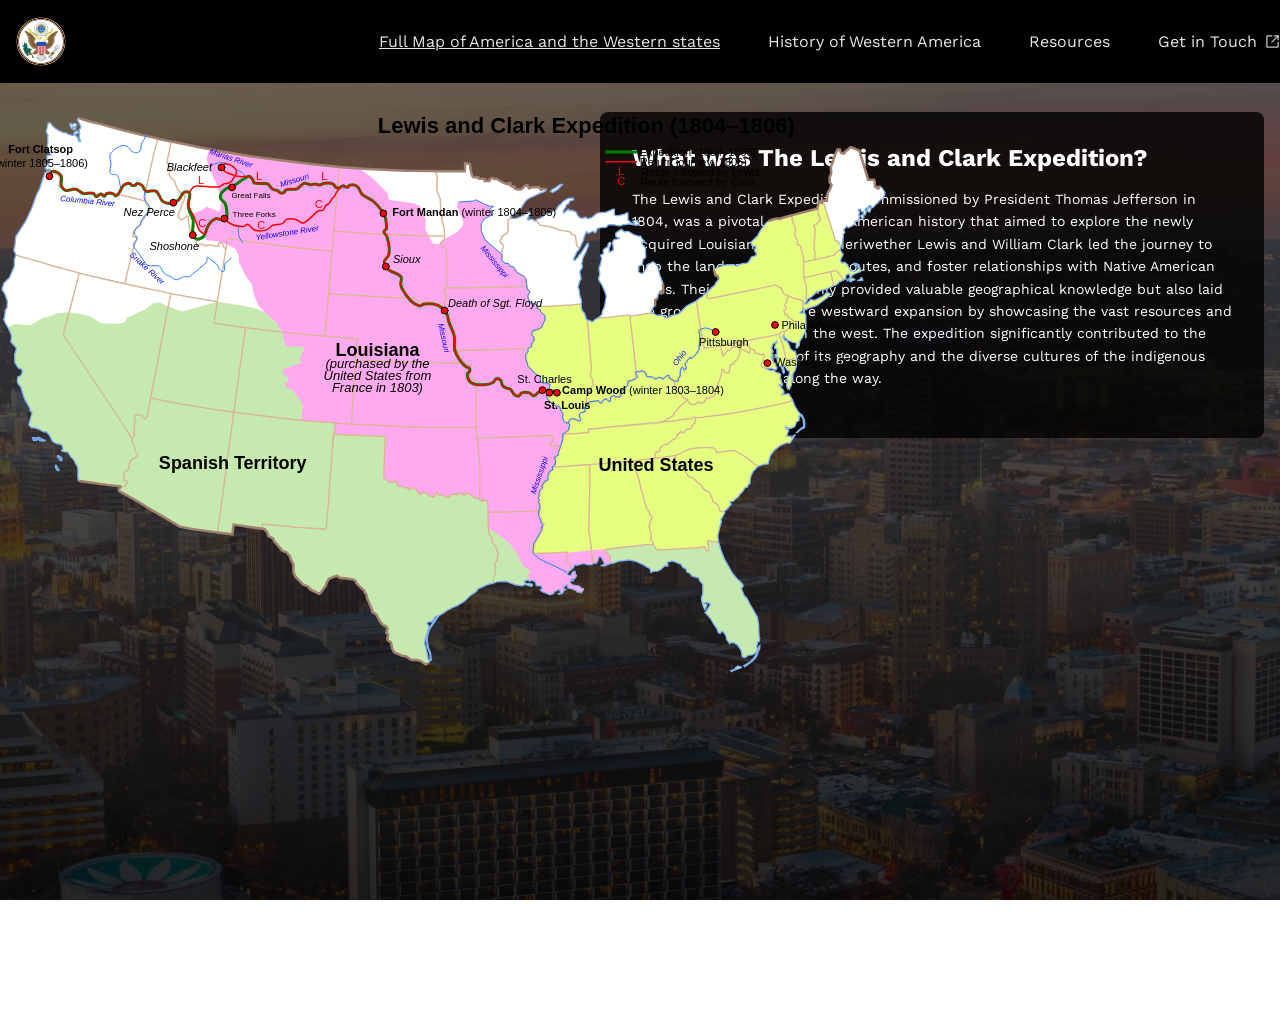
<file: index.html>
<!DOCTYPE html>
<html lang="en">
<head>
    <meta charset="UTF-8">
    <meta name="viewport" content="width=device-width, initial-scale=1.0">
    <title>Lewis and Clark Expedition</title>
    <link href="https://fonts.googleapis.com/css2?family=Work+Sans:ital,wght@0,500;1,500&display=swap" rel="stylesheet">
    <link href="index.css" type="text/css" rel="stylesheet">
</head>
<body>
    <nav class="navigation-bar">
      <div id="navigation-container">
        <img class="logo" src="Great_Seal_of_the_United_States_(obverse).svg" alt="Great Seal of the United States">
        <ul>
          <li class="active"><a href="#top">Full Map of America and the Western states</a></li>
          <li><a href="history.html">History of Western America</a></li>
          <li><a href="resources.html">Resources</a></li>
          <li><a href="#contact" class="get-in-touch">
            Get in Touch 
            <svg fill="#000000" width="24" height="24" viewBox="0 0 24 24" class="icon flat-line">
              <polyline points="15 3 21 3 21 9" style="fill: none; stroke: rgb(225, 225, 225); stroke-linecap: round; stroke-linejoin: round; stroke-width: 2;"></polyline>
              <line x1="11" y1="13" x2="21" y2="3" style="fill: none; stroke: rgb(225, 225, 225); stroke-linecap: round; stroke-linejoin: round; stroke-width: 2;"></line>
              <path d="M21,13v7a1,1,0,0,1-1,1H4a1,1,0,0,1-1-1V4A1,1,0,0,1,4,3h7" style="fill: none; stroke: rgb(225, 225, 225); stroke-linecap: round; stroke-linejoin: round; stroke-width: 2;"></path>
            </svg>
          </a></li>
        </ul>
      </div>
    </nav>

    <main>
      <article class="project-info">
        <h1>What was The Lewis and Clark Expedition?</h1>
        <p>The Lewis and Clark Expedition, commissioned by President Thomas Jefferson in 1804, was a pivotal moment in American history that aimed to explore the newly acquired Louisiana Territory. Meriwether Lewis and William Clark led the journey to map the land, establish trade routes, and foster relationships with Native American tribes. Their findings not only provided valuable geographical knowledge but also laid the groundwork for future westward expansion by showcasing the vast resources and opportunities available in the west. The expedition significantly contributed to the nation's understanding of its geography and the diverse cultures of the indigenous peoples encountered along the way.</p>
      </article>

      <section class="interactive-map">
        <div class="map-container">
          <?xml version="1.0" encoding="UTF-8" standalone="no"?>
            <svg class= "map" xmlns:dc="http://purl.org/dc/elements/1.1/" xmlns:cc="http://creativecommons.org/ns#" xmlns:rdf="http://www.w3.org/1999/02/22-rdf-syntax-ns#" xmlns:svg="http://www.w3.org/2000/svg" xmlns="http://www.w3.org/2000/svg" xmlns:sodipodi="http://sodipodi.sourceforge.net/DTD/sodipodi-0.dtd" xmlns:inkscape="http://www.inkscape.org/namespaces/inkscape" version="1.0" width="906.27795" height="592.78827" id="svg2" sodipodi:version="0.32" inkscape:version="0.92.4 (5da689c313, 2019-01-14)" sodipodi:docname="Carte_Lewis-Clark_Expedition-fr.svg" inkscape:output_extension="org.inkscape.output.svg.inkscape" style="display:inline">
              <metadata id="metadata352">
                <rdf:RDF>
                  <cc:Work rdf:about="">
                    <dc:format>image/svg+xml</dc:format>
                    <dc:type rdf:resource="http://purl.org/dc/dcmitype/StillImage"/>
                  </cc:Work>
                </rdf:RDF>
              </metadata>
              <defs id="defs350">
                <inkscape:perspective sodipodi:type="inkscape:persp3d" inkscape:vp_x="0 : 296.39499 : 1" inkscape:vp_y="0 : 1000 : 0" inkscape:vp_z="958.69 : 296.39499 : 1" inkscape:persp3d-origin="479.345 : 197.59666 : 1" id="perspective241"/>
                <inkscape:perspective id="perspective2915" inkscape:persp3d-origin="372.04724 : 350.78739 : 1" inkscape:vp_z="744.09448 : 526.18109 : 1" inkscape:vp_y="0 : 1000 : 0" inkscape:vp_x="0 : 526.18109 : 1" sodipodi:type="inkscape:persp3d"/>
              </defs>
              <sodipodi:namedview inkscape:window-height="1017" inkscape:window-width="1920" inkscape:pageshadow="2" inkscape:pageopacity="0.0" borderopacity="1.0" bordercolor="#666666" pagecolor="#ffffff" id="base" inkscape:zoom="1.0346966" inkscape:cx="187.23504" inkscape:cy="246.41695" inkscape:window-x="-8" inkscape:window-y="-8" inkscape:current-layer="layer1" showgrid="false" inkscape:window-maximized="1"/>
              <g inkscape:groupmode="layer" id="layer1" inkscape:label="Fond" style="display:inline" transform="translate(-0.7062516,-0.70574)">
                <g transform="translate(-17.4918,-131.941)" id="States">
                  <path d="M 747.96137,581.40584 L 749.98034,589.3338 L 753.58521,598.75 L 758.74146,607.8125 L 762.33521,613.90625 L 767.02271,619.21875 L 770.92896,622.8125 L 772.49146,625.625 L 771.39771,626.875 L 770.61646,628.125 L 773.42896,635.3125 L 776.24146,638.125 L 778.74146,643.28125 L 782.17896,648.90625 L 786.55396,656.875 L 787.80396,664.21875 L 788.27271,675.78125 L 788.89771,677.5 L 788.58521,680.78125 L 786.24146,682.03125 L 786.55396,683.90625 L 785.92896,685.78125 L 786.24146,688.125 L 786.71021,690 L 784.05396,693.125 L 781.08521,694.53125 L 777.33521,694.6875 L 775.92896,696.25 L 773.58521,697.1875 L 772.33521,696.71875 L 771.24146,695.78125 L 770.92896,692.96875 L 770.14771,689.6875 L 766.86646,684.6875 L 763.42896,682.5 L 759.67896,682.1875 L 758.89771,683.4375 L 755.92896,679.21875 L 755.30396,675.78125 L 752.80396,671.875 L 751.08521,670.78125 L 749.52271,672.8125 L 747.80396,672.5 L 745.77271,667.65625 L 742.96021,663.90625 L 740.14771,658.75 L 737.64771,655.78125 L 734.21021,652.1875 L 736.24146,649.84375 L 739.36646,644.53125 L 739.21021,642.96875 L 734.83521,642.03125 L 733.27271,642.65625 L 733.58521,643.28125 L 736.08521,644.21875 L 734.67896,648.59375 L 733.89771,649.0625 L 732.17896,645.15625 L 730.92896,640.46875 L 730.61646,637.8125 L 732.02271,633.28125 L 732.02271,624.0625 L 729.05396,620.46875 L 727.80396,617.5 L 722.80396,616.25 L 720.92896,615.625 L 719.36646,613.125 L 716.08521,611.5625 L 714.99146,608.28125 L 712.33521,607.34375 L 709.99146,603.75 L 705.92896,602.34375 L 703.11646,600.9375 L 700.61646,600.9375 L 696.71021,601.71875 L 696.55396,603.59375 L 697.33521,604.53125 L 696.86646,605.625 L 693.89771,605.46875 L 690.30396,608.90625 L 686.86646,610.78125 L 683.11646,610.78125 L 679.99146,612.03125 L 679.67896,609.375 L 678.11646,607.5 L 675.30396,606.40625 L 673.74146,605 L 665.92896,601.25 L 658.58521,599.53125 L 654.36646,600.15625 L 648.58521,600.625 L 642.80396,602.65625 L 639.44116,603.2487 L 639.2112,595.46836 L 636.7112,593.59336 L 634.99245,591.87461 L 635.30495,588.90585 L 645.14871,587.65585 L 669.83625,584.84335 L 676.39876,584.21835 L 682.33627,584.06209 L 684.83627,587.8121 L 686.24252,589.21835 L 693.89879,589.3746 L 704.35642,588.7496 L 725.14883,587.4996 L 730.41229,586.8478 L 734.83635,586.8746 L 734.9926,589.6871 L 737.4926,590.46835 L 737.8051,586.2496 L 736.2426,581.87459 L 737.33635,580.31209 L 742.96136,581.09334 L 747.96137,581.40584 z M 759.91605,710.23387 L 762.25981,709.60887 L 763.50981,709.3745 L 764.91607,707.10886 L 767.1817,705.54636 L 768.43171,706.01511 L 770.07234,706.32761 L 770.46296,707.34324 L 767.10358,708.51512 L 763.04106,709.92137 L 760.77543,711.09325 L 759.91605,710.23387 z M 772.96297,705.39011 L 774.13485,706.40574 L 776.79111,704.37448 L 781.94738,700.31197 L 785.54114,696.56195 L 787.96302,690.15568 L 788.90053,688.51505 L 789.05678,685.23379 L 788.35365,685.70254 L 787.41615,688.43692 L 786.00989,692.89006 L 782.88488,697.96821 L 778.66612,702.03072 L 775.38486,703.90573 L 772.96297,705.39011 z" id="FL" style="fill:#c6e9af;fill-opacity:1"/>
                  <path d="M 753.42896,550.78125 L 751.71137,551.7183 L 749.21137,550.46829 L 748.58637,548.43704 L 747.33637,544.99954 L 745.14886,542.96828 L 742.64886,542.34328 L 741.08636,537.65578 L 738.4301,531.87452 L 734.3676,529.99951 L 732.33634,528.12451 L 731.08634,525.62451 L 729.05509,523.7495 L 726.86759,522.4995 L 724.68008,519.687 L 721.71133,517.4995 L 717.33632,515.78074 L 716.86757,514.37449 L 714.52382,511.56199 L 714.05507,510.15573 L 710.77381,505.15573 L 707.49256,505.31198 L 703.5863,502.96822 L 702.3363,501.71822 L 702.0238,499.99947 L 702.80505,498.12447 L 704.99255,497.18696 L 704.68005,495.15571 L 710.61756,492.65571 L 719.36757,488.2807 L 726.39883,487.49945 L 742.33636,487.0307 L 744.52386,488.9057 L 746.08636,492.03071 L 750.30512,491.56196 L 762.49264,490.1557 L 765.30514,490.93696 L 777.49266,498.28072 L 787.26244,506.13059 L 782.02271,511.40625 L 779.52271,517.34375 L 779.05396,523.4375 L 777.49146,524.21875 L 776.39771,526.875 L 774.05396,527.5 L 772.02271,530.9375 L 769.36646,533.59375 L 767.17896,536.875 L 765.61646,537.65625 L 762.17896,540.9375 L 759.36646,541.09375 L 760.30396,544.21875 L 755.46021,549.53125 L 753.42896,550.78125 z" id="SC" style="fill:#e5ff80;fill-opacity:1"/>
                  <path d="M 684.21127,497.65572 L 679.52376,498.43697 L 671.39875,499.53072 L 663.11749,500.39009 L 663.11749,502.49947 L 663.27374,504.53073 L 663.89874,507.81198 L 667.18,515.46824 L 669.52375,524.99951 L 670.93,530.93702 L 672.4925,535.62452 L 673.89876,542.34328 L 675.93001,548.43704 L 678.43001,551.7183 L 678.89876,554.99955 L 680.77377,555.7808 L 680.93002,557.81206 L 679.21126,562.49956 L 678.74251,565.62457 L 678.58626,567.49957 L 680.14877,571.71833 L 680.46127,576.87458 L 679.68001,579.21834 L 680.30502,579.99959 L 681.71127,580.78084 L 682.33627,584.06209 L 684.83627,587.8121 L 686.24252,589.21835 L 693.89879,589.3746 L 704.35642,588.7496 L 725.14883,587.4996 L 730.41229,586.8478 L 734.83635,586.8746 L 734.9926,589.6871 L 737.4926,590.46835 L 737.8051,586.2496 L 736.2426,581.87459 L 737.33635,580.31209 L 742.96136,581.09334 L 747.77218,581.40049 L 747.02271,575.3125 L 749.21021,565.625 L 750.61646,561.5625 L 750.14771,559.0625 L 754.05396,552.34375 L 753.47531,550.78102 L 751.71137,551.7183 L 749.21137,550.46829 L 748.58637,548.43704 L 747.33637,544.99954 L 745.14886,542.96828 L 742.64886,542.34328 L 741.08636,537.65578 L 738.4301,531.87452 L 734.3676,529.99951 L 732.33634,528.12451 L 731.08634,525.62451 L 729.05509,523.7495 L 726.86759,522.4995 L 724.68008,519.687 L 721.71133,517.4995 L 717.33632,515.78074 L 716.86757,514.37449 L 714.52382,511.56199 L 714.05507,510.15573 L 710.77381,505.15573 L 707.49256,505.31198 L 703.5863,502.96822 L 702.3363,501.71822 L 702.0238,499.99947 L 702.80505,498.12447 L 704.99255,497.18696 L 704.8363,494.98049 L 703.11755,495.46821 L 697.49254,496.40571 L 690.77378,497.18696 L 684.21127,497.65572 z" id="GA" style="fill:#e5ff80;fill-opacity:1"/>
                  <path d="M 622.33521,602.8125 L 620.77368,588.1246 L 618.11742,569.99957 L 618.27367,556.4058 L 619.05492,526.40576 L 618.89867,510.31198 L 619.05823,504.10775 L 626.55494,503.74947 L 653.42998,501.24947 L 663.26034,500.39009 L 663.11749,502.49947 L 663.27374,504.53073 L 663.89874,507.81198 L 667.18,515.46824 L 669.52375,524.99951 L 670.93,530.93702 L 672.4925,535.62452 L 673.89876,542.34328 L 675.93001,548.43704 L 678.43001,551.7183 L 678.89876,554.99955 L 680.77377,555.7808 L 680.93002,557.81206 L 679.21126,562.49956 L 678.74251,565.62457 L 678.58626,567.49957 L 680.14877,571.71833 L 680.46127,576.87458 L 679.68001,579.21834 L 680.30502,579.99959 L 681.71127,580.78084 L 682.49252,584.21835 L 676.39876,584.21835 L 669.83625,584.84335 L 645.14871,587.65585 L 635.30495,588.90585 L 634.99245,591.87461 L 636.7112,593.59336 L 639.2112,595.46836 L 639.77262,603.13821 L 633.42896,605.625 L 630.77271,605.3125 L 633.42896,603.4375 L 633.42896,602.5 L 630.46021,596.71875 L 628.27271,596.09375 L 626.86646,600.3125 L 625.61646,602.96875 L 624.99146,602.8125 L 622.33521,602.8125 z" id="AL" style="fill:#e5ff80;fill-opacity:1"/>
                  <path d="M 821.93245,440.14615 L 823.58521,444.6875 L 827.02271,450.9375 L 829.36646,453.28125 L 829.99146,455.46875 L 827.64771,455.625 L 828.42896,456.25 L 828.11646,460.3125 L 825.61646,461.5625 L 824.99146,463.59375 L 823.74146,466.40625 L 820.14771,467.96875 L 817.80396,467.65625 L 816.39771,467.5 L 814.83521,466.25 L 815.14771,467.5 L 815.14771,468.4375 L 817.02271,468.4375 L 817.80396,469.6875 L 815.92896,475.78125 L 819.99146,475.78125 L 820.61646,477.34375 L 822.80396,475.15625 L 824.05396,474.6875 L 822.17896,478.125 L 819.21021,482.8125 L 817.96021,482.8125 L 816.86646,482.34375 L 814.21021,482.96875 L 809.21021,485.3125 L 802.96021,490.46875 L 799.67896,495 L 797.80396,501.25 L 797.33521,503.59375 L 792.80396,504.0625 L 787.10618,506.20872 L 777.49266,498.28072 L 765.30514,490.93696 L 762.49264,490.1557 L 750.30512,491.56196 L 746.08636,492.03071 L 744.52386,488.9057 L 742.33636,487.0307 L 726.39883,487.49945 L 719.36757,488.2807 L 710.61756,492.65571 L 704.68005,495.15571 L 703.11755,495.46821 L 697.49254,496.40571 L 690.77378,497.18696 L 684.21127,497.65572 L 684.52377,492.96821 L 686.24252,491.56196 L 688.89878,490.93696 L 689.52378,487.3432 L 693.58629,484.68695 L 697.33629,483.28069 L 701.3988,479.84319 L 705.61755,477.81194 L 706.24255,474.84318 L 709.99256,471.09318 L 710.61756,470.93693 C 710.61756,470.93693 710.61756,472.03068 711.39881,472.03068 C 712.18006,472.03068 713.27382,472.34318 713.27382,472.34318 L 715.46132,468.90567 L 717.49257,468.28067 L 719.68007,468.59317 L 721.24258,465.15567 L 724.05508,462.65566 L 724.52383,460.62441 L 724.52383,456.79628 L 728.89884,457.49941 L 735.7961,456.2494 L 751.08637,454.3744 L 767.6489,451.8744 L 787.56195,448.22704 L 806.08645,444.53064 L 817.18022,441.71813 L 821.93245,440.14615 z M 825.69753,472.02993 L 828.19754,469.60804 L 831.24442,467.10803 L 832.7288,466.48303 L 832.88505,464.5299 L 832.26005,458.59238 L 830.8538,456.32675 L 830.22879,454.52987 L 830.93192,454.29549 L 833.58818,459.60801 L 833.97881,463.9049 L 833.82256,467.18616 L 830.5413,468.67054 L 827.80691,471.0143 L 826.71316,472.18618 L 825.69753,472.02993 z" id="NC" style="fill:#e5ff80;fill-opacity:1"/>
                  <path d="M 691.39878,461.56191 L 641.24246,466.40567 L 626.01034,468.12442 L 621.5438,468.61997 L 617.80492,468.59317 L 617.80492,472.34318 L 609.67991,472.81193 L 602.96115,473.43693 L 592.23649,473.48807 L 591.98061,479.1282 L 589.914,485.19371 L 588.95223,488.10878 L 587.64863,492.34321 L 587.33613,494.84321 L 583.42987,497.03071 L 584.83612,500.46822 L 583.89862,504.68697 L 582.41427,506.32761 L 590.30488,506.24948 L 613.58617,504.37448 L 618.74247,504.21823 L 626.55494,503.74947 L 653.42998,501.24947 L 663.26034,500.46822 L 671.39875,499.53072 L 679.52376,498.43697 L 684.21127,497.65572 L 684.52377,492.96821 L 686.24252,491.56196 L 688.89878,490.93696 L 689.52378,487.3432 L 693.58629,484.68695 L 697.33629,483.28069 L 701.3988,479.84319 L 705.61755,477.81194 L 706.24255,474.84318 L 709.99256,471.09318 L 710.61756,470.93693 C 710.61756,470.93693 710.61756,472.03068 711.39881,472.03068 C 712.18006,472.03068 713.27382,472.34318 713.27382,472.34318 L 715.46132,468.90567 L 717.49257,468.28067 L 719.68007,468.59317 L 721.24258,465.15567 L 724.05508,462.65566 L 724.52383,460.62441 L 724.6943,456.82389 L 722.49258,456.8744 L 720.14883,458.74941 L 712.49256,458.90566 L 700.89869,460.74273 L 691.39878,461.56191 z" id="TN" style="fill:#e5ff80;fill-opacity:1"/>
                  <path d="M 862.49149,325.46873 L 862.0247,321.40505 L 861.24345,317.18629 L 859.60283,311.48316 L 865.14971,309.99878 L 866.71221,311.09253 L 869.99347,315.31129 L 872.80498,319.60877 L 869.99146,321.09375 L 868.74146,320.9375 L 867.64771,322.65625 L 865.30396,324.53125 L 862.49149,325.46873 z" id="RI" style="fill:#e5ff80;fill-opacity:1"/>
                  <path d="M 862.96025,325.46873 L 862.0247,321.40505 L 861.24345,317.18629 L 859.68095,311.40503 L 854.68093,312.49878 L 833.58714,317.10816 L 834.21214,320.3113 L 835.61839,327.34257 L 835.61839,335.15508 L 834.52464,337.34259 L 836.29571,339.38112 L 841.08521,336.09375 L 844.52271,332.96875 L 846.39771,330.9375 L 847.17896,331.5625 L 849.83521,330.15625 L 854.83521,329.0625 L 862.96025,325.46873 z" id="CT" style="fill:#e5ff80;fill-opacity:1"/>
                  <path d="M 887.53146,319.69638 L 889.63069,319.03346 L 890.07264,317.37618 L 891.06701,317.48666 L 892.06138,319.69638 L 890.84604,320.13832 L 887.08952,320.24881 L 887.53146,319.69638 z M 878.47163,320.46978 L 880.68134,317.92861 L 882.22815,317.92861 L 883.99592,319.36492 L 881.67572,320.35929 L 879.57649,321.35366 L 878.47163,320.46978 z M 844.83716,299.2175 L 861.7122,295.15499 L 863.89971,294.52999 L 865.93096,291.40499 L 869.54267,289.79735 L 872.33521,294.0625 L 869.99146,299.0625 L 869.67896,300.46875 L 871.55396,302.96875 L 872.64771,302.1875 L 874.36646,302.1875 L 876.55396,304.6875 L 880.30396,310.46875 L 883.74146,310.9375 L 885.92896,310 L 887.64771,308.28125 L 886.86646,305.625 L 884.83521,304.0625 L 883.42896,304.84375 L 882.49146,303.59375 L 882.96021,303.125 L 884.99146,302.96875 L 886.71021,303.75 L 888.58521,306.09375 L 889.52271,308.90625 L 889.83521,311.25 L 885.77271,312.65625 L 882.02271,314.53125 L 878.27271,318.90625 L 876.39771,320.3125 L 876.39771,319.375 L 878.74146,317.96875 L 879.21021,316.25 L 878.42896,313.28125 L 875.61646,314.6875 L 874.83521,316.09375 L 875.30396,318.28125 L 872.64873,319.6869 L 869.99347,315.31129 L 866.71221,311.09253 L 865.14971,309.99878 L 859.60283,311.48316 L 854.68093,312.49878 L 833.58714,317.10816 L 832.64964,311.56128 L 833.27464,301.32689 L 838.27465,300.46751 L 844.83716,299.2175" id="MA" style="fill:#e5ff80;fill-opacity:1"/>
                  <path d="M 909.99146,226.40625 L 911.86646,228.4375 L 914.05396,232.03125 L 914.05396,233.90625 L 912.02271,238.4375 L 910.14771,239.0625 L 906.86646,242.03125 L 902.17896,247.34375 C 902.17896,247.34375 901.55396,247.34375 900.92896,247.34375 C 900.30396,247.34375 899.99146,245.3125 899.99146,245.3125 L 898.27271,245.46875 L 897.33521,246.875 L 894.99146,248.28125 L 894.05396,249.6875 L 895.61646,251.09375 L 895.14771,251.71875 L 894.67896,254.375 L 892.80396,254.21875 L 892.80396,252.65625 L 892.49146,251.40625 L 891.08521,251.71875 L 889.36646,248.59375 L 887.33521,249.84375 L 888.58521,251.25 L 888.89771,252.34375 L 888.11646,253.59375 L 888.42896,256.5625 L 888.58521,258.125 L 887.02271,260.625 L 884.21021,261.09375 L 883.89771,263.90625 L 878.74146,266.875 L 877.49146,267.34375 L 875.92896,265.9375 L 872.96021,269.375 L 873.89771,272.5 L 872.49146,273.75 L 872.33521,277.96875 L 870.81081,285.33474 L 868.43097,284.21747 L 867.96221,281.24871 L 864.21221,280.15496 L 863.89971,277.4987 L 856.86844,254.8424 L 852.26199,240.56238 L 854.62208,240.22882 L 856.08521,240.625 L 856.08521,238.125 L 856.86646,232.8125 L 859.36646,228.28125 L 860.77271,224.375 L 858.89771,222.03125 L 858.89771,216.25 L 859.67896,215.3125 L 860.46021,212.65625 L 860.30396,211.25 L 860.14771,206.5625 L 861.86646,201.875 L 864.67896,193.28125 L 866.71021,189.21875 L 867.96021,189.21875 L 869.21021,189.375 L 869.21021,190.46875 L 870.46021,192.65625 L 873.11646,193.28125 L 873.89771,192.5 L 873.89771,191.5625 L 877.80396,188.75 L 879.52271,187.03125 L 880.92896,187.1875 L 886.71021,189.53125 L 888.58521,190.46875 L 897.33521,219.375 L 903.11646,219.375 L 903.89771,221.25 L 904.05396,225.9375 L 906.86646,228.125 L 907.64771,228.125 L 907.80396,227.65625 L 907.33521,226.5625 L 909.99146,226.40625 z M 889.76025,255.5448 L 891.24463,254.06042 L 892.57276,255.07605 L 893.11964,257.41981 L 891.47901,258.27919 L 889.76025,255.5448 z M 896.24465,249.84166 L 897.9634,251.63854 C 897.9634,251.63854 899.21341,251.71666 899.21341,251.40416 C 899.21341,251.09166 899.44778,249.45103 899.44778,249.45103 L 900.30716,248.66978 L 899.52591,246.95102 L 897.57278,247.65415 L 896.24465,249.84166 z" id="ME" style="fill:#ffffff;fill-opacity:1"/>
                  <path d="M 869.54367,289.76043 L 869.83521,288.28125 L 870.88894,285.10037 L 868.43097,284.21747 L 867.96221,281.24871 L 864.21221,280.15496 L 863.89971,277.4987 L 856.86844,254.8424 L 852.42102,240.78614 L 851.55396,240.78125 L 850.92896,242.34375 L 850.30396,241.875 L 849.36646,240.9375 L 847.96021,242.8125 L 847.03595,248.11485 L 847.33717,253.5924 L 849.21217,256.24866 L 849.21217,260.15492 L 845.61841,264.06117 L 843.11841,265.15493 L 843.11841,266.24868 L 844.21216,267.96743 L 844.21216,276.2487 L 843.43091,285.15497 L 843.27466,289.84248 L 844.21216,291.09249 L 844.05591,295.46749 L 843.58716,297.18625 L 844.99341,299.13937 L 861.7122,295.15499 L 863.89971,294.52999 L 865.93096,291.40499 L 869.54367,289.76043 z" id="NH" style="fill:#e5ff80;fill-opacity:1"/>
                  <path d="M 833.43089,301.56126 L 832.64964,296.0925 L 829.68088,285.46747 L 829.05588,285.15497 L 826.24337,283.90497 L 827.02462,281.09246 L 826.24337,279.06121 L 823.74337,274.6862 L 824.68087,270.93619 L 823.89962,265.93618 L 821.55586,259.68616 L 820.77725,254.9284 L 847.02369,247.96807 L 847.33717,253.5924 L 849.21217,256.24866 L 849.21217,260.15492 L 845.61841,264.06117 L 843.11841,265.15493 L 843.11841,266.24868 L 844.21216,267.96743 L 844.21216,276.2487 L 843.43091,285.15497 L 843.27466,289.84248 L 844.21216,291.09249 L 844.05591,295.46749 L 843.58716,297.18625 L 844.99341,299.13937 L 838.27465,300.46751 L 833.43089,301.56126 z" id="VT" style="fill:#e5ff80;fill-opacity:1"/>
                  <path d="M 818.11835,335.62383 L 817.0246,334.68633 L 814.52459,334.53008 L 812.33709,332.65508 L 809.99333,327.49882 L 807.08931,326.59924 L 804.83707,324.53006 L 786.86828,328.43632 L 745.30569,336.87384 L 736.71192,338.28009 L 735.99847,331.58953 L 738.58521,329.84375 L 739.83521,328.75 L 740.77271,327.1875 L 742.49146,326.09375 L 744.36646,324.375 L 744.83521,322.8125 L 746.86646,320.15625 L 747.96021,319.21875 L 747.80396,318.28125 L 746.55396,315.3125 L 744.83521,315.15625 L 742.96021,309.21875 L 745.77271,307.5 L 749.99146,306.09375 L 753.89771,304.84375 L 757.02271,304.375 L 763.11646,304.21875 L 764.99146,305.46875 L 766.55396,305.625 L 768.58521,304.375 L 771.08521,303.28125 L 776.08521,302.8125 L 778.11646,301.09375 L 779.83521,297.96875 L 781.39771,296.09375 L 783.42896,296.09375 L 785.30396,295 L 785.46021,292.8125 L 784.05396,290.78125 L 783.74146,289.375 L 784.83521,287.34375 L 784.83521,285.9375 L 783.11646,285.9375 L 781.39771,285.15625 L 780.61646,284.0625 L 780.46021,281.5625 L 786.08521,276.25 L 786.71021,275.46875 L 788.11646,272.65625 L 790.92896,268.28125 L 793.58521,264.6875 L 795.61646,262.34375 L 797.95073,260.57924 L 800.92896,259.375 L 806.24146,258.125 L 809.36646,258.28125 L 813.74146,256.875 L 821.05346,254.87315 L 821.55586,259.68616 L 823.89962,265.93618 L 824.68087,270.93619 L 823.74337,274.6862 L 826.24337,279.06121 L 827.02462,281.09246 L 826.24337,283.90497 L 829.05588,285.15497 L 829.68088,285.46747 L 832.64964,296.0925 L 833.11839,301.09251 L 832.64964,311.56128 L 833.43089,316.87379 L 834.21214,320.3113 L 835.61839,327.34257 L 835.61839,335.15508 L 834.52464,337.34259 L 836.30241,339.26868 L 836.08521,340.78125 L 834.21021,342.5 L 834.52271,343.75 L 835.77271,343.4375 L 837.17896,342.1875 L 839.36646,339.6875 L 840.46021,339.0625 L 842.02271,339.6875 L 844.21021,339.84375 L 851.86646,336.09375 L 854.67896,333.4375 L 855.92896,332.03125 L 859.99146,333.59375 L 856.71021,337.03125 L 852.96021,339.84375 L 846.08521,345 L 843.58521,345.9375 L 837.96021,347.8125 L 834.05396,348.90625 L 832.58951,348.39116 L 832.02463,345.15511 L 832.49338,342.49885 L 832.33713,340.4676 L 829.83713,339.37384 L 825.46212,338.43634 L 821.71211,337.34259 L 818.11835,335.62383 z" id="NY" style="fill:#e5ff80;fill-opacity:1"/>
                  <path d="M 818.11835,335.62383 L 816.0871,337.96759 L 816.0871,340.93635 L 814.21209,343.9051 L 814.05584,345.46761 L 815.30585,346.71761 L 815.1496,349.06137 L 812.96209,350.15512 L 813.74334,352.81137 L 813.89959,353.90513 L 816.55585,354.21763 L 817.49335,356.71763 L 820.93086,359.06139 L 823.27461,360.62389 L 823.27461,361.40514 L 820.14961,364.3739 L 818.5871,366.5614 L 817.18085,369.21766 L 814.99335,370.46766 L 813.82147,371.17079 L 813.58709,372.34267 L 812.99825,374.86217 L 814.05396,377.03125 L 817.17896,379.84375 L 821.86646,382.03125 L 825.77271,382.65625 L 825.92896,384.0625 L 825.14771,385 L 825.46021,387.65625 L 826.24146,387.65625 L 828.27271,385.3125 L 829.05396,380.625 L 831.71021,376.71875 L 834.67896,370.46875 L 835.77271,365.15625 L 835.14771,364.0625 L 834.99146,355 L 833.42896,351.71875 L 832.33521,352.5 L 829.67896,352.8125 L 829.21021,352.34375 L 830.30396,351.40625 L 832.33521,349.53125 L 832.39616,348.47403 L 832.02463,345.15511 L 832.49338,342.49885 L 832.33713,340.4676 L 829.83713,339.37384 L 825.46212,338.43634 L 821.71211,337.34259 L 818.11835,335.62383 z" id="NJ" style="fill:#e5ff80;fill-opacity:1"/>
                  <path d="M 813.89959,371.09266 L 814.99335,370.46766 L 817.18085,369.21766 L 818.5871,366.5614 L 820.14961,364.3739 L 823.27461,361.40514 L 823.27461,360.62389 L 820.93086,359.06139 L 817.49335,356.71763 L 816.55585,354.21763 L 813.89959,353.90513 L 813.74334,352.81137 L 812.96209,350.15512 L 815.1496,349.06137 L 815.30585,346.71761 L 814.05584,345.46761 L 814.21209,343.9051 L 816.0871,340.93635 L 816.0871,337.96759 L 818.35273,335.62384 L 817.0246,334.68633 L 814.52459,334.53008 L 812.33709,332.65508 L 809.99333,327.49882 L 807.08931,326.59924 L 804.83707,324.53006 L 786.86828,328.43632 L 745.30569,336.87384 L 736.71192,338.28009 L 736.23284,331.43328 L 730.92896,336.875 L 729.67896,337.34375 L 725.61731,340.25194 L 728.43065,358.74889 L 730.06152,369.13972 L 733.51377,387.75656 L 737.98979,387.03055 L 749.53364,385.57836 L 786.19094,378.1697 L 800.56927,375.44087 L 808.59182,373.87281 L 809.83708,372.65517 L 811.86834,371.09266 L 813.89959,371.09266 z" id="PA" style="fill:#e5ff80;fill-opacity:1"/>
                  <path d="M 812.80396,374.375 L 813.58709,372.34267 L 813.82147,371.09266 L 811.86834,371.09266 L 809.83708,372.65517 L 808.43083,374.06142 L 809.83708,378.12393 L 812.02459,383.59269 L 814.05584,392.96771 L 815.61835,399.06148 L 820.46211,398.90523 L 826.39866,397.73386 L 824.21021,390.625 L 823.27271,391.09375 L 819.83521,388.75 L 818.11646,384.21875 L 816.24146,380.78125 L 814.05396,379.84375 L 812.02271,376.40625 L 812.80396,374.375 z" id="DE" style="fill:#e5ff80;fill-opacity:1"/>
                  <path d="M 826.39771,397.65625 L 820.46211,398.90523 L 815.61835,399.06148 L 814.05584,392.96771 L 812.02459,383.59269 L 809.83708,378.12393 L 808.59182,373.87281 L 800.56927,375.44087 L 786.19094,378.1697 L 749.99293,385.46788 L 751.08637,390.31181 L 752.02387,395.78056 L 752.33637,395.46806 L 754.36763,393.12431 L 756.55513,390.15555 L 758.89888,389.9993 L 760.30514,388.59305 L 762.02389,386.09305 L 763.27389,386.71805 L 766.08639,386.40555 L 768.5864,384.3743 L 770.52612,382.96967 L 772.3096,382.50092 L 773.89891,383.59305 L 776.71141,384.9993 L 778.58641,386.71805 L 779.75829,388.20243 L 783.74267,389.84305 L 783.74267,392.65556 L 789.05518,393.90556 L 790.93018,395.15556 L 791.86768,393.28056 L 794.05519,394.84306 L 792.64893,397.96807 L 792.33643,400.62432 L 790.61768,403.12432 L 790.61768,405.15558 L 791.24268,406.87433 L 796.13715,408.18465 L 800.30396,408.125 L 803.27271,409.0625 L 805.30396,409.375 L 806.24146,407.34375 L 804.83521,405.3125 L 804.83521,403.59375 L 802.49146,401.5625 L 800.46021,396.25 L 801.71021,391.09375 L 801.55396,389.0625 L 800.30396,387.8125 C 800.30396,387.8125 801.71021,386.25 801.71021,385.625 C 801.71021,385 802.17896,383.59375 802.17896,383.59375 L 804.05396,382.34375 L 805.92896,380.78125 L 806.39771,381.71875 L 804.99146,383.28125 L 803.74146,386.875 L 804.05396,387.96875 L 805.77271,388.28125 L 806.24146,393.59375 L 804.21021,394.53125 L 804.52271,397.96875 L 804.99146,397.8125 L 806.08521,395.9375 L 807.64771,397.65625 L 806.08521,398.90625 L 805.77271,402.1875 L 808.27271,405.46875 L 812.02271,405.9375 L 813.58521,405.15625 L 816.71021,410.15625 L 818.42896,410.625 L 818.42896,414.0625 L 816.24146,418.75 L 815.77271,425.46875 L 817.17896,428.75 L 818.58521,428.90625 L 820.46021,424.84375 L 821.24146,421.40625 L 821.39771,414.53125 L 824.36646,409.84375 L 826.39771,403.125 L 826.39771,397.65625 z M 810.54123,407.10783 L 811.63498,409.52971 L 811.79123,411.24847 L 812.88498,413.04535 C 812.88498,413.04535 813.74436,412.18597 813.74436,411.87347 C 813.74436,411.56097 813.04124,408.90471 813.04124,408.90471 L 812.33811,406.63907 L 810.54123,407.10783 z" id="MD" style="fill:#e5ff80;fill-opacity:1"/>
                  <path d="M 750.01158,385.53277 L 751.08637,390.31181 L 752.02387,395.78056 L 752.33637,395.46806 L 754.36763,393.12431 L 756.55513,390.15555 L 758.89888,389.9993 L 760.30514,388.59305 L 762.02389,386.09305 L 763.27389,386.71805 L 766.08639,386.40555 L 768.5864,384.3743 L 770.52612,382.96967 L 772.3096,382.50092 L 773.89891,383.59305 L 776.71141,384.9993 L 778.58641,386.71805 L 779.91454,387.96805 L 778.89892,392.81181 L 773.43015,389.84305 L 769.05515,388.1243 L 768.8989,393.28056 L 768.43015,395.31181 L 766.86765,397.96807 L 766.24264,399.53057 L 763.27389,401.87432 L 762.80514,404.06183 L 759.52388,404.37433 L 759.21138,407.34308 L 758.11763,412.65559 L 755.61763,412.65559 L 754.36763,411.87434 L 752.80512,409.21808 L 751.08637,409.37433 L 750.77387,413.59309 L 748.74262,419.99935 L 743.89886,430.46812 L 744.68011,431.71812 L 744.52386,434.37437 L 742.49261,436.24937 L 741.08636,435.93687 L 737.96135,438.28063 L 735.46135,437.34313 L 733.7426,441.87438 C 733.7426,441.87438 730.14884,442.65563 729.52384,442.81188 C 728.89884,442.96813 727.18009,441.56188 727.18009,441.56188 L 724.83633,443.74938 L 722.33633,444.37439 L 719.52382,443.59313 L 718.27382,442.34313 L 716.15497,439.42096 L 713.11756,437.49938 L 710.61756,434.84312 L 707.80506,431.24937 L 707.18006,429.06186 L 704.68005,427.65561 L 703.8988,426.09311 L 703.66442,421.01497 L 705.7738,420.93685 L 707.64881,420.1556 L 707.80506,417.49935 L 709.36756,416.09309 L 709.52381,411.24934 L 710.46131,407.49933 L 711.71131,406.87433 L 712.96131,407.96808 L 713.43007,409.68683 L 715.14882,408.74933 L 715.61757,407.18683 L 714.52382,405.46808 L 714.52382,403.12432 L 715.46132,401.87432 L 717.64882,398.59307 L 718.89882,397.18682 L 720.93008,397.65557 L 723.11758,396.09306 L 726.08633,392.81181 L 728.27384,389.0618 L 728.58634,383.59305 L 729.05509,378.74929 L 729.05509,374.21803 L 727.96134,371.24928 L 728.89884,369.84302 L 730.13936,368.59302 L 733.51377,387.75656 L 737.98979,387.03055 L 750.01158,385.53277 z" id="WV" style="fill:#e5ff80;fill-opacity:1"/>
                  <path d="M 716.39882,438.90563 L 718.27382,442.34313 L 719.52382,443.59313 L 722.33633,444.37439 L 724.83633,443.74938 L 727.18009,441.56188 C 727.18009,441.56188 728.89884,442.96813 729.52384,442.81188 C 730.14884,442.65563 733.7426,441.87438 733.7426,441.87438 L 735.46135,437.34313 L 737.96135,438.28063 L 741.08636,435.93687 L 742.49261,436.24937 L 744.52386,434.37437 L 744.68011,431.71812 L 743.89886,430.46812 L 748.74262,419.99935 L 750.77387,413.59309 L 751.08637,409.37433 L 752.80512,409.21808 L 754.36763,411.87434 L 755.61763,412.65559 L 758.11763,412.65559 L 759.21138,407.34308 L 759.52388,404.37433 L 762.80514,404.06183 L 763.27389,401.87432 L 766.24264,399.53057 L 766.86765,397.96807 L 768.43015,395.31181 L 768.8989,393.28056 L 769.05515,388.1243 L 773.43015,389.84305 L 778.89892,392.81181 L 779.68016,387.88993 L 783.74267,389.84305 L 783.74267,392.65556 L 789.05518,393.90556 L 790.93018,395.15556 L 791.86768,393.28056 L 794.05519,394.84306 L 792.64893,397.96807 L 792.33643,400.62432 L 790.61768,403.12432 L 790.61768,405.15558 L 791.24268,406.87433 L 796.13715,408.18465 L 797.96021,409.6875 L 802.96021,410 L 805.46021,412.1875 L 808.58521,412.8125 L 809.83521,414.0625 L 809.36646,418.4375 L 810.30396,419.375 L 810.46021,421.5625 L 811.71021,423.59375 L 811.55396,425.3125 L 808.42896,424.21875 L 808.42896,425.15625 L 810.30396,426.71875 L 810.30396,427.8125 L 811.71021,428.90625 L 812.96021,430.46875 L 813.11646,432.65625 L 810.92896,434.0625 L 811.24146,434.53125 L 813.74146,434.0625 L 816.86646,433.4375 L 817.96021,433.28125 L 821.89946,440.07307 L 817.18022,441.71813 L 806.08645,444.53064 L 787.56195,448.22704 L 767.6489,451.8744 L 751.08637,454.3744 L 735.7961,456.2494 L 728.89884,457.49941 L 724.53805,456.90202 L 722.49258,456.8744 L 720.14883,458.74941 L 712.49256,458.90566 L 700.89869,460.74273 L 691.23469,461.64396 L 693.89879,460.31191 L 699.36754,457.03065 L 703.11755,454.9994 L 703.11755,452.96815 L 704.8363,451.2494 L 709.21131,446.09314 L 713.27382,442.65563 L 716.39882,438.90563 z" id="VA" style="fill:#e5ff80;fill-opacity:1"/>
                  <path d="M 716.28833,439.62379 L 713.27382,442.65563 L 709.21131,446.09314 L 704.8363,451.2494 L 703.11755,452.96815 L 703.11755,454.9994 L 699.36754,457.03065 L 693.89879,460.31191 L 691.37443,461.67077 L 641.24246,466.40567 L 626.01034,468.12442 L 621.5438,468.61997 L 617.80492,468.59317 L 617.80492,472.34318 L 609.67991,472.81193 L 602.96115,473.43693 L 592.87965,473.63565 L 593.851,472.43435 L 595.95809,470.7313 L 597.94683,469.62645 L 598.1678,466.53285 L 599.05169,464.76508 L 597.49864,462.31115 L 598.27364,460.46816 L 600.46115,458.74941 L 602.4924,458.12441 L 605.14865,459.37441 L 608.58616,460.62441 L 609.67991,460.31191 L 609.83616,458.12441 L 608.58616,455.78065 L 608.89866,453.59315 L 610.77366,452.1869 L 613.27367,451.5619 L 614.83617,450.9369 L 614.05492,449.21814 L 613.42992,447.34314 L 614.52367,446.56189 L 615.53929,443.35875 L 618.42992,441.71813 L 624.05493,440.78063 L 627.49244,440.31188 L 628.89869,442.18688 L 630.61744,442.96813 L 632.33619,439.84313 L 635.1487,438.43688 L 637.0237,439.99938 L 637.80495,441.09313 L 639.83621,440.62438 L 639.67995,437.34313 L 642.49246,435.78062 L 643.58621,434.99937 L 644.67996,436.56187 L 649.21122,436.56187 L 649.99247,434.53062 L 649.67997,432.34312 L 652.49247,428.90561 L 657.02373,425.15561 L 657.49248,420.7806 L 660.14874,420.4681 L 663.89874,418.74935 L 666.555,416.87434 L 666.24249,414.99934 L 664.83624,413.59309 L 665.38312,411.48372 L 669.3675,411.24934 L 671.71125,410.46809 L 674.52376,412.03059 L 676.08626,416.24934 L 681.71127,416.56184 L 683.43002,418.2806 L 685.46127,418.43685 L 687.80503,417.0306 L 690.77378,417.49935 L 692.02378,418.9056 L 694.68004,416.40559 L 696.39879,415.15559 L 697.96129,415.15559 L 698.58629,417.81185 L 700.30505,418.74935 L 703.74255,420.7806 L 703.8988,426.09311 L 704.68005,427.65561 L 707.18006,429.06186 L 707.80506,431.24937 L 710.61756,434.84312 L 713.11756,437.49938 L 716.28833,439.62379 z" id="KY" style="fill:#e5ff80;fill-opacity:1"/>
                  <path d="M 725.61815,340.03513 L 718.74146,344.0625 L 714.99146,346.25 L 711.71021,349.84375 L 707.80396,353.59375 L 704.67896,354.375 L 701.86646,354.84375 L 696.55396,357.34375 L 694.52271,357.5 L 691.24146,354.53125 L 686.24146,355.15625 L 683.74146,353.75 L 681.44008,352.44438 L 676.71126,353.12425 L 666.8675,354.68675 L 659.36748,355.85863 L 660.61749,369.99927 L 662.33624,383.28054 L 664.83624,405.93683 L 665.38312,411.48372 L 669.3675,411.24934 L 671.71125,410.46809 L 674.52376,412.03059 L 676.08626,416.24934 L 681.71127,416.56184 L 683.43002,418.2806 L 685.46127,418.43685 L 687.80503,417.0306 L 690.77378,417.49935 L 692.02378,418.9056 L 694.68004,416.40559 L 696.39879,415.15559 L 697.96129,415.15559 L 698.58629,417.81185 L 700.30505,418.74935 L 703.66442,421.01497 L 705.7738,420.93685 L 707.64881,420.1556 L 707.80506,417.49935 L 709.36756,416.09309 L 709.52381,411.24934 L 710.46131,407.49933 L 711.71131,406.87433 L 712.96131,407.96808 L 713.43007,409.68683 L 715.14882,408.74933 L 715.61757,407.18683 L 714.52382,405.46808 L 714.52382,403.12432 L 715.46132,401.87432 L 717.64882,398.59307 L 718.89882,397.18682 L 720.93008,397.65557 L 723.11758,396.09306 L 726.08633,392.81181 L 728.27384,389.0618 L 728.58634,383.59305 L 729.05509,378.74929 L 729.05509,374.21803 L 727.96134,371.24928 L 728.89884,369.84302 L 730.22725,369.13972 L 728.43065,358.74889 L 725.61815,340.03513 z" id="OH" style="fill:#e5ff80;fill-opacity:1"/>
                  <path d="M 579.82856,230.97629 L 581.59633,228.98755 L 583.69556,228.21415 L 588.88839,224.45763 L 591.0981,223.9052 L 591.54005,224.34715 L 586.56819,229.31901 L 583.3641,231.19726 L 581.37536,232.08115 L 579.82856,230.97629 z M 663.11884,262.0292 L 663.74384,264.45108 L 666.86885,264.60733 L 668.11886,263.43545 C 668.11886,263.43545 668.04073,262.0292 667.72823,261.87295 C 667.41573,261.7167 666.16573,260.07607 666.16573,260.07607 L 664.05635,260.31044 L 662.49384,260.46669 L 662.18134,261.56045 L 663.11884,262.0292 z M 692.17896,322.96875 L 689.05396,315 L 686.86646,306.25 L 684.52271,303.125 L 682.02271,301.40625 L 680.46021,302.5 L 676.71021,304.21875 L 674.83521,309.0625 L 672.17896,312.65625 L 671.08521,313.28125 L 669.67896,312.65625 C 669.67896,312.65625 667.17896,311.25 667.33521,310.625 C 667.49146,310 667.80396,305.78125 667.80396,305.78125 L 671.08521,304.53125 L 671.86646,301.25 L 672.49146,298.75 L 674.83521,297.1875 L 674.52271,287.5 L 672.96021,285.3125 L 671.71021,284.53125 L 670.92896,282.5 L 671.71021,281.71875 L 673.27271,282.03125 L 673.42896,280.46875 L 671.08521,278.28125 L 669.83521,275.78125 L 667.33521,275.78125 L 662.96021,274.375 L 657.64771,271.09375 L 654.99146,271.09375 L 654.36646,271.71875 L 653.42896,271.25 L 650.46021,269.0625 L 647.64771,270.78125 L 644.83521,272.96875 L 645.14771,276.40625 L 646.08521,276.71875 L 648.11646,277.1875 L 648.58521,277.96875 L 646.08521,278.75 L 643.58521,279.0625 L 642.17896,280.78125 L 641.86646,282.8125 L 642.17896,284.375 L 642.49146,289.6875 L 639.05396,291.71875 L 638.42896,291.5625 L 638.42896,287.5 L 639.67896,285.15625 L 640.30396,282.8125 L 639.52271,282.03125 L 637.64771,282.8125 L 636.71021,286.875 L 634.05396,287.96875 L 632.33521,289.84375 L 632.17896,290.78125 L 632.80396,291.5625 L 632.17896,294.0625 L 629.99146,294.53125 L 629.99146,295.625 L 630.77271,297.96875 L 629.67896,303.90625 L 628.11646,307.8125 L 628.74146,312.34375 L 629.21021,313.4375 L 628.42896,315.78125 L 628.11646,316.5625 L 627.80396,319.21875 L 631.24146,325 L 634.05396,331.25 L 635.46021,335.9375 L 634.67896,340.46875 L 633.74146,346.25 L 631.39771,351.25 L 631.08521,353.90625 L 628.10533,356.91293 L 627.38703,357.65588 L 631.86744,357.49926 L 653.11748,355.31175 L 659.05498,354.68675 L 659.36748,355.85863 L 666.8675,354.68675 L 676.71126,353.12425 L 681.75258,352.67876 L 680.46021,351.5625 L 680.61646,350.15625 L 682.64771,346.5625 L 684.58131,344.88281 L 684.36646,340 L 685.91,338.45646 L 686.96412,338.125 L 687.17896,334.6875 L 688.66333,331.75782 L 689.67896,332.34375 L 689.83521,332.96875 L 690.61646,333.125 L 692.49146,332.1875 L 692.17896,322.96875 z M 565.07738,259.59344 L 566.86646,258.59375 L 569.52271,257.8125 L 572.96021,255.625 L 572.96021,254.6875 L 573.58521,254.0625 L 579.36646,253.125 L 581.71021,251.25 L 585.92896,249.21875 L 586.08521,247.96875 L 587.96021,245.15625 L 589.67896,244.375 L 590.92896,242.65625 L 593.11646,240.46875 L 597.33521,238.125 L 601.86646,237.65625 L 602.96021,238.75 L 602.64771,239.6875 L 599.05396,240.625 L 597.64771,243.59375 L 595.46021,244.375 L 594.99146,246.71875 L 592.64771,249.84375 L 592.33521,252.34375 L 593.11646,252.8125 L 594.05396,251.71875 L 597.49146,248.90625 L 598.74146,250.15625 L 600.92896,250.15625 L 604.05396,251.09375 L 605.46021,252.1875 L 606.86646,255.15625 L 609.52271,257.8125 L 613.27271,257.65625 L 614.67896,256.71875 L 616.24146,257.96875 L 617.80396,258.4375 L 619.05396,257.65625 L 620.14771,257.65625 L 621.71021,256.71875 L 625.61646,253.28125 L 628.89771,252.1875 L 635.30396,251.875 L 639.67896,250 L 642.17896,248.75 L 643.58521,248.90625 L 643.58521,254.375 L 644.05396,254.6875 L 646.86646,255.46875 L 648.74146,255 L 654.67896,253.4375 L 655.77271,252.34375 L 657.17896,252.8125 L 657.17896,259.53125 L 660.30396,262.5 L 661.55396,263.125 L 662.80396,264.0625 L 661.55396,264.375 L 660.77271,264.0625 L 657.17896,263.59375 L 655.14771,264.21875 L 652.96021,264.0625 L 649.83521,265.46875 L 648.11646,265.46875 L 642.49146,264.21875 L 637.49146,264.375 L 635.61646,266.875 L 628.89771,267.5 L 626.55396,268.28125 L 625.46021,271.25 L 624.21021,272.34375 L 623.74146,272.1875 L 622.33521,270.625 L 617.96021,272.96875 L 617.33521,272.96875 L 616.24146,271.40625 L 615.46021,271.5625 L 613.58521,275.78125 L 612.64771,279.6875 L 609.02467,287.55077 L 607.44859,286.44143 L 606.12276,285.1156 L 604.57596,275.1719 L 601.04043,274.06705 L 599.7146,271.85734 L 587.56119,269.20568 L 585.13051,268.10083 L 577.17555,265.89112 L 569.22059,264.78626 L 565.07738,259.59344 z" id="MI" style="fill:#ffffff;fill-opacity:1"/>
                  <path d="M 361.00113,290.78272 L 349.8744,289.84759 L 318.86033,286.66246 L 303.17138,284.67372 L 275.77097,280.69624 L 256.54649,277.82362 L 255.1749,288.62554 L 251.46416,312.07413 L 246.38182,341.46328 L 244.90206,351.6275 L 243.28823,363.11844 L 249.59376,364.01574 L 265.9165,366.22545 L 274.45187,367.36263 L 294.33258,369.74752 L 330.35054,373.72497 L 353.99477,375.71374 L 358.19322,332.84535 L 359.74001,308.31756 L 361.00113,290.78272 z" id="WY" style="fill:#ffaaee;fill-opacity:1"/>
                  <path d="M 363.18402,270.31054 L 363.96527,259.06782 L 366.14817,234.95517 L 367.474,220.37107 L 368.69252,206.61668 L 337.80396,203.4375 L 309.52271,200 L 281.24146,196.09375 L 249.99146,190.9375 L 232.17896,187.65625 L 200.55051,180.95554 L 196.22139,201.58861 L 199.53596,208.88065 L 198.21013,213.30007 L 199.9779,217.71949 L 203.0715,219.04532 L 206.60703,228.98902 L 210.14257,232.52455 L 210.58451,233.62941 L 213.89908,234.73427 L 214.34102,236.723 L 207.49092,253.73778 L 207.49092,256.16846 L 209.9216,259.26205 L 210.80548,259.26205 L 215.44587,256.38943 L 216.10879,255.28457 L 217.65559,255.94749 L 217.43461,261.02982 L 220.08627,273.18323 L 222.95889,275.61391 L 223.84277,276.27682 L 225.61054,278.48653 L 225.1686,281.8011 L 225.83151,285.11566 L 226.93637,285.99955 L 229.14608,283.78984 L 231.79773,283.78984 L 234.89133,285.33664 L 237.32201,284.45275 L 241.29949,284.45275 L 244.83502,285.99955 L 247.48668,285.55761 L 247.92862,282.68498 L 250.80124,282.02207 L 252.12707,283.3479 L 252.56901,286.44149 L 255.06441,288.84652 L 256.54649,277.82362 L 275.77097,280.69624 L 303.17138,284.67372 L 318.86033,286.66246 L 349.8744,289.84759 L 360.96204,291.01044 L 362.59923,275.63418 L 363.18402,270.31054 z" id="MT" style="fill:#ffaaee;fill-opacity:1"/>
                  <path d="M 153.62525,323.29247 L 158.21433,305.44513 L 162.41278,288.31988 L 163.73861,284.23191 L 166.16929,278.48667 L 164.95395,276.27696 L 162.52326,276.38744 L 161.74987,275.39307 L 162.19181,274.28822 L 162.52326,271.30511 L 166.8322,266.0018 L 168.59997,265.55986 L 169.70482,264.45501 L 170.25725,261.36141 L 171.14113,260.6985 L 174.89764,255.06374 L 178.65415,250.86529 L 178.87512,247.21927 L 175.56055,244.6781 L 174.28997,240.42441 L 174.67667,231.08839 L 178.21221,215.17847 L 182.52114,195.07011 L 186.16716,182.03283 L 186.90359,178.35693 L 200.55051,180.95554 L 196.22139,201.58861 L 199.53596,208.88065 L 198.21013,213.30007 L 199.9779,217.71949 L 203.0715,219.04532 L 206.60703,228.98902 L 210.14257,232.52455 L 210.58451,233.62941 L 213.89908,234.73427 L 214.34102,236.723 L 207.49092,253.73778 L 207.49092,256.16846 L 209.9216,259.26205 L 210.80548,259.26205 L 215.44587,256.38943 L 216.10879,255.28457 L 217.65559,255.94749 L 217.43461,261.02982 L 220.08627,273.18323 L 222.95889,275.61391 L 223.84277,276.27682 L 225.61054,278.48653 L 225.1686,281.8011 L 225.83151,285.11566 L 226.93637,285.99955 L 229.14608,283.78984 L 231.79773,283.78984 L 234.89133,285.33664 L 237.32201,284.45275 L 241.29949,284.45275 L 244.83502,285.99955 L 247.48668,285.55761 L 247.92862,282.68498 L 250.80124,282.02207 L 252.12707,283.3479 L 252.56901,286.44149 L 255.11018,288.43023 L 251.46416,312.07413 L 246.49227,341.35286 L 241.85185,340.57952 L 233.78641,339.25369 L 223.84272,337.48592 L 212.24174,335.49718 L 199.97784,333.23223 L 192.24386,331.29873 L 183.29454,329.53097 L 173.90327,327.65271 L 153.62525,323.29247 z" id="ID" style="fill:#ffffff;fill-opacity:1"/>
                  <path d="M 108.11646,157.8125 L 112.33521,159.21875 L 121.71021,161.875 L 129.99146,163.75 L 149.36646,169.21875 L 171.55396,174.6875 L 187.13782,178.27877 L 186.16716,182.03283 L 182.52114,195.07011 L 178.21221,215.17847 L 174.67667,231.08839 L 174.49199,240.46348 L 160.97647,237.16509 L 146.39238,233.74004 L 131.47684,233.85052 L 131.0349,232.5247 L 125.73159,234.51344 L 121.42266,233.96101 L 119.10246,232.41421 L 117.88712,233.07713 L 113.35722,232.85615 L 111.69994,231.53033 L 106.6176,229.54159 L 105.8442,229.65208 L 101.64575,228.21576 L 99.767497,229.98353 L 93.801277,229.65208 L 88.056035,225.6746 L 88.718945,224.9012 L 88.939915,217.38818 L 86.730205,213.63168 L 82.752725,213.07925 L 82.089815,210.64857 L 79.814665,210.19762 L 77.960205,208.75 L 76.241455,209.6875 L 74.053955,206.875 L 74.366455,204.0625 L 77.022705,203.75 L 78.585205,199.84375 L 76.085205,198.75 L 76.241455,195.15625 L 80.460205,194.53125 L 77.803955,191.875 L 76.397705,185 L 77.022705,182.1875 L 77.022705,174.53125 L 75.303955,171.40625 L 77.491455,162.34375 L 79.522705,162.8125 L 81.866455,165.625 L 84.522705,168.125 L 87.647705,170 L 92.022705,172.03125 L 94.991457,172.65625 L 97.803957,174.0625 L 101.08521,175 L 103.27271,174.84375 L 103.27271,172.5 L 104.52271,171.40625 L 106.55396,170.15625 L 106.86646,171.25 L 107.17896,172.96875 L 104.99146,173.4375 L 104.67896,175.46875 L 106.39771,176.875 L 107.49146,179.21875 L 108.11646,181.09375 L 109.52271,180.9375 L 109.67896,179.6875 L 108.74146,178.4375 L 108.27271,175.3125 L 109.05396,173.59375 L 108.42896,172.1875 L 108.42896,170 L 110.14771,166.5625 L 109.05396,164.0625 L 106.71021,159.375 L 107.02271,158.59375 L 108.11646,157.8125 z M 98.976267,163.59136 L 100.9294,163.43511 L 101.39815,164.76324 L 102.88253,163.20073 L 105.14816,163.20073 L 105.92941,164.68511 L 104.44503,166.32574 L 105.07004,167.107 L 104.36691,169.06013 L 103.03878,169.45075 C 103.03878,169.45075 102.1794,169.52888 102.1794,169.21638 C 102.1794,168.90388 103.58566,166.71637 103.58566,166.71637 L 101.94503,166.16949 L 101.63253,167.57575 L 100.9294,168.20075 L 99.445017,166.01324 L 98.976267,163.59136 z" id="WA" style="fill:#ffffff;fill-opacity:1"/>
                  <path d="M 362.77836,473.88015 L 384.70974,474.92975 L 414.76181,476.03461 L 413.43598,499.0156 L 412.99404,516.25134 L 413.21501,517.79814 L 417.41346,521.33368 L 419.4022,522.43853 L 420.06512,522.21756 L 420.72803,520.22882 L 422.05386,521.99659 L 424.0426,521.99659 L 424.0426,520.67076 L 426.69425,521.99659 L 426.25231,525.7531 L 430.22979,525.97407 L 432.66047,527.07893 L 436.63795,527.74184 L 439.06863,529.50961 L 441.27834,527.52087 L 444.59291,528.18378 L 447.02359,531.49835 L 447.90747,531.49835 L 447.90747,533.70806 L 450.11718,534.37097 L 452.32689,532.16126 L 454.09466,532.82417 L 456.52534,532.82417 L 457.40923,535.25486 L 462.04962,537.02262 L 463.37545,536.35971 L 465.14322,532.38223 L 466.24807,532.38223 L 467.35293,534.37097 L 471.33041,535.03388 L 474.86594,536.35971 L 477.73857,537.2436 L 479.50634,536.35971 L 480.16925,533.92903 L 484.3677,533.92903 L 486.35644,534.81291 L 489.00809,532.82417 L 490.11295,532.82417 L 490.77586,534.37097 L 494.75334,534.37097 L 496.30014,532.38223 L 498.06791,532.82417 L 500.05665,535.25486 L 503.15024,537.02262 L 506.24384,537.90651 L 508.89549,539.12185 L 511.1052,541.0001 L 513.97782,539.67428 L 516.62948,540.77913 L 517.27858,551.51004 L 517.29239,560.8875 L 517.9553,569.94731 L 518.61822,573.70382 L 521.0489,577.6813 L 521.93278,582.54267 L 526.13123,587.84597 L 526.3522,590.93957 L 527.01512,591.60248 L 526.3522,599.77841 L 523.47958,604.63977 L 525.02638,606.62851 L 524.36346,609.05919 L 523.70055,616.13027 L 522.37472,619.22386 L 522.64852,622.68776 L 516.39771,624.375 L 506.86646,628.75 L 505.92896,630.625 L 503.42896,632.5 L 501.39771,633.90625 L 500.14771,634.6875 L 494.67896,639.84375 L 492.02271,641.875 L 486.86646,645 L 481.39771,647.34375 L 475.30396,650.625 L 473.58521,652.03125 L 467.96021,655.46875 L 464.67896,656.09375 L 460.92896,661.40625 L 457.02271,661.71875 L 456.08521,663.59375 L 458.27271,665.46875 L 456.86646,670.78125 L 455.61646,675.15625 L 454.52271,678.90625 L 453.74146,683.28125 L 454.52271,685.625 L 456.24146,692.34375 L 457.17896,698.28125 L 458.89771,700.9375 L 457.96021,702.34375 L 454.99146,704.21875 L 449.52271,700.46875 L 444.21021,699.375 L 442.96021,699.84375 L 439.83521,699.21875 L 435.77271,696.25 L 430.77271,695.15625 L 423.42896,691.875 L 421.39771,688.125 L 420.14771,681.875 L 417.02271,680 L 416.39771,677.8125 L 417.02271,677.1875 L 417.33521,673.90625 L 416.08521,673.28125 L 415.46021,672.34375 L 416.71021,668.125 L 415.14771,665.9375 L 412.02271,664.6875 L 408.74146,660.46875 L 405.30396,654.0625 L 401.24146,651.5625 L 401.39771,649.6875 L 396.24146,637.8125 L 395.46021,633.75 L 393.74146,631.875 L 393.58521,630.46875 L 387.80396,625.3125 L 385.30396,622.34375 L 385.30396,621.25 L 382.80396,619.21875 L 376.24146,618.125 L 369.05396,617.5 L 366.08521,615.3125 L 361.71021,617.03125 L 358.27271,618.4375 L 356.08521,621.5625 L 355.14771,625.15625 L 350.92896,631.09375 L 348.58521,633.4375 L 346.08521,632.5 L 344.36646,631.40625 L 342.49146,630.78125 L 338.74146,628.59375 L 338.74146,627.96875 L 337.02271,626.09375 L 332.02271,624.0625 L 324.83521,616.5625 L 322.64771,612.03125 L 322.64771,604.21875 L 319.52271,597.96875 L 319.05396,595.3125 L 317.49146,594.375 L 316.39771,592.34375 L 311.55396,590.3125 L 310.30396,588.75 L 303.42896,581.09375 L 302.17896,577.96875 L 297.6477,575.78124 L 296.24145,571.56246 L 293.74143,568.74997 L 291.86644,568.28125 L 291.23894,563.76016 L 298.973,564.42309 L 327.03625,567.07472 L 355.09958,568.62152 L 357.30929,545.64053 L 361.06577,491.94483 L 362.61259,473.82494 L 363.93842,473.85257 M 459.60251,699.99946 L 459.05564,693.12444 L 456.39938,686.17129 L 455.8525,679.37439 L 457.33688,671.40562 L 460.54002,664.76497 L 463.8994,659.53057 L 466.94629,656.09306 L 467.57129,656.32744 L 462.9619,662.73371 L 458.74314,669.06186 L 456.79,675.46813 L 456.4775,680.46815 L 457.33688,686.40567 L 459.83689,693.35882 L 460.30564,698.35883 L 460.46189,699.76509 L 459.60251,699.99946 z" id="TX" style="fill:#c6e9af;fill-opacity:1"/>
                  <path d="M 150.46021,526.09375 L 154.45782,525.31127 L 155.89413,523.21205 L 156.44656,520.56039 L 152.91103,520.00797 L 152.46908,519.23457 L 152.91103,517.57729 L 153.02151,511.94253 L 155.01025,511.27961 L 157.77239,508.62796 L 158.32482,503.87708 L 159.76113,500.34155 L 161.63938,498.46329 L 164.95395,496.80601 L 166.50074,495.48019 L 166.61123,493.27048 L 165.61686,492.71805 L 164.84346,491.72368 L 163.62812,486.08892 L 160.97647,481.33804 L 161.5356,478.17973 L 159.09821,475.04037 L 145.06656,453.05375 L 126.28402,424.99044 L 104.29741,392.28673 L 92.330295,374.32659 L 93.911767,367.97992 L 100.65139,342.89971 L 108.49586,312.51619 L 95.458567,308.98065 L 82.421275,305.66608 L 70.267871,301.6886 L 62.975828,299.69986 L 51.927278,296.82724 L 45.112441,294.49626 L 43.585205,299.0625 L 43.428955,306.25 L 38.428955,317.65625 L 35.460205,320.15625 L 35.147705,321.25 L 33.428955,322.03125 L 32.022705,326.09375 L 31.241455,329.21875 L 33.897705,333.28125 L 35.460205,337.34375 L 36.553955,340.78125 L 36.241455,347.03125 L 34.522705,350 L 33.897705,355.625 L 32.960205,359.21875 L 34.678955,362.96875 L 37.335205,367.34375 L 39.522705,372.03125 L 40.772705,375.9375 L 40.460205,379.0625 L 40.147705,379.53125 L 40.147705,381.5625 L 45.616455,387.65625 L 45.147705,390 L 44.522705,392.1875 L 43.897705,394.0625 L 44.053955,402.03125 L 46.085205,405.625 L 47.960205,408.125 L 50.616455,408.59375 L 51.553955,411.25 L 50.460205,414.6875 L 48.428955,416.25 L 47.335205,416.25 L 46.553955,420 L 47.022705,422.8125 L 50.147705,427.03125 L 51.710205,432.1875 L 53.116455,436.71875 L 54.366455,439.6875 L 57.647705,445.3125 L 59.053955,447.8125 L 59.522705,450.625 L 61.085205,451.5625 L 61.085205,453.90625 L 60.303955,455.78125 L 58.585205,462.65625 L 58.116455,464.53125 L 60.460205,467.1875 L 64.522705,467.65625 L 68.897705,469.375 L 72.647705,471.40625 L 75.460205,471.40625 L 78.272705,474.375 L 80.772705,479.0625 L 81.866455,481.25 L 85.616455,483.28125 L 90.303955,484.0625 L 91.710205,486.09375 L 92.335205,489.21875 L 90.928955,489.84375 L 91.241455,490.78125 L 94.366457,491.5625 L 97.022707,491.71875 L 99.835207,496.25 L 103.58521,500.3125 L 104.36646,502.5 L 106.86646,506.5625 L 107.17896,509.6875 L 107.17896,518.75 L 107.64771,520.46875 L 117.33521,521.875 L 136.39771,524.53125 L 150.46021,526.09375 z M 64.835518,477.42057 L 66.085522,478.90495 L 65.929272,480.15495 L 62.804261,480.07683 L 62.257384,478.90495 L 61.632382,477.49869 L 64.835518,477.42057 z M 66.710524,477.42057 L 67.882403,476.79557 L 71.319915,478.82682 L 74.288676,479.9987 L 73.429298,480.62371 L 69.054282,480.38933 L 67.491777,478.82682 L 66.710524,477.42057 z M 86.710595,496.56126 L 88.429345,498.82689 L 89.210605,499.7644 L 90.694985,500.31127 L 91.241855,498.90502 L 90.304355,497.18626 L 87.726225,495.23313 L 86.710595,495.38938 L 86.710595,496.56126 z M 85.304335,504.92066 L 87.023095,507.96755 L 88.194975,509.84256 L 86.788715,510.07693 L 85.538715,508.90505 C 85.538715,508.90505 84.835585,507.4988 84.835585,507.10817 C 84.835585,506.71755 84.835585,504.99879 84.835585,504.99879 L 85.304335,504.92066 z" id="CA" style="fill:#c6e9af;fill-opacity:1"/>
                  <path d="M 150.8118,526.19515 L 148.27271,528.28125 L 147.96021,529.6875 L 148.42896,530.625 L 166.71021,540.9375 L 178.42896,548.28125 L 192.64771,556.5625 L 208.89771,566.25 L 220.77271,568.59375 L 246.61073,571.98367 L 248.59153,559.11977 L 252.2186,533.09881 L 258.95036,481.67727 L 263.06514,451.90305 L 238.20589,448.1923 L 211.91034,443.77288 L 179.6,437.66664 L 176.77589,455.15298 L 176.33395,455.59492 L 174.67667,458.13609 L 172.24599,458.0256 L 171.03065,455.37395 L 168.379,455.04249 L 167.49511,453.93764 L 166.61123,453.93764 L 165.72734,454.49007 L 163.84909,455.48444 L 163.73861,462.22405 L 163.51763,463.88133 L 162.96521,476.03474 L 161.5289,478.13396 L 160.97647,481.33804 L 163.62812,486.08892 L 164.84346,491.72368 L 165.61686,492.71805 L 166.61123,493.27048 L 166.50074,495.48019 L 164.95395,496.80601 L 161.63938,498.46329 L 159.76113,500.34155 L 158.32482,503.87708 L 157.77239,508.62796 L 155.01025,511.27961 L 153.02151,511.94253 L 152.91103,517.57729 L 152.46908,519.23457 L 152.91103,520.00797 L 156.44656,520.56039 L 155.89413,523.21205 L 154.45782,525.31127 L 150.8118,526.19515 z" id="AZ" style="fill:#c6e9af;fill-opacity:1"/>
                  <path d="M 153.62525,323.29247 L 173.90327,327.65271 L 183.29454,329.53097 L 192.24386,331.29873 L 200.03309,333.34271 L 198.87299,338.70126 L 195.44794,355.60554 L 191.80192,375.38245 L 189.92367,384.00032 L 187.82444,397.14809 L 184.62036,413.16849 L 181.52677,427.86306 L 179.62426,438.01291 L 176.77589,455.15298 L 176.33395,455.59492 L 174.67667,458.13609 L 172.24599,458.0256 L 171.03065,455.37395 L 168.379,455.04249 L 167.49511,453.93764 L 166.61123,453.93764 L 165.72734,454.49007 L 163.84909,455.48444 L 163.73861,462.22405 L 163.51763,463.88133 L 162.96521,476.03474 L 161.53225,478.15685 L 159.09821,475.04037 L 145.06656,453.05375 L 126.28402,424.99044 L 104.29741,392.28673 L 92.330295,374.32659 L 93.911767,367.97992 L 100.65139,342.89971 L 108.27489,312.60101 L 140.75763,320.47114 L 154.01589,323.34376" id="NV" style="fill:#c6e9af;fill-opacity:1"/>
                  <path d="M 262.95465,452.16978 L 238.20589,448.1923 L 211.91034,443.77288 L 179.52592,437.7993 L 181.52677,427.86306 L 184.62036,413.16849 L 187.82444,397.14809 L 189.92367,384.00032 L 191.80192,375.38245 L 195.44794,355.60554 L 198.87299,338.70126 L 199.95023,333.31509 L 212.24174,335.49718 L 223.84272,337.48592 L 233.78641,339.25369 L 241.85185,340.57952 L 246.49227,341.35286 L 244.90206,351.6275 L 243.28823,363.11844 L 249.59376,364.01574 L 265.9165,366.22545 L 274.78331,367.36266 L 271.79349,388.75109 L 268.6999,410.40625 L 265.07283,437.45625 L 263.61756,448.1923 L 262.95465,452.16978 z" id="UT" style="fill:#c6e9af;fill-opacity:1"/>
                  <path d="M 380.73227,463.66023 L 384.70974,400.02056 L 386.25654,378.36539 L 353.99477,375.71374 L 330.35054,373.72497 L 294.33258,369.74752 L 274.33468,367.31687 L 271.79349,388.75109 L 268.6999,410.40625 L 265.07283,437.45625 L 263.61756,448.1923 L 263.06514,451.94881 L 296.32128,455.92629 L 332.02335,460.20517 L 363.68983,462.33445 L 370.12561,462.99736 L 381.17416,463.54979" id="CO" style="fill:#ffaaee;fill-opacity:1"/>
                  <path d="M 292.02269,568.4375 L 291.23894,563.76016 L 298.973,564.42309 L 327.03625,567.07472 L 355.09958,568.62152 L 357.30929,545.64053 L 361.06577,491.94483 L 362.61259,473.82494 L 363.93842,473.85257 L 363.92461,462.5278 L 332.02335,460.20517 L 296.32128,455.92629 L 263.0099,451.94881 L 258.95036,481.67727 L 252.2186,533.09881 L 248.59153,559.11977 L 246.61073,571.98367 L 261.55396,573.90625 L 262.80396,564.21875 L 278.89771,566.71875 L 292.02269,568.4375 z" id="NM" style="opacity:1;fill:#c6e9af;fill-opacity:1"/>
                  <path d="M 153.9054,322.90184 L 158.21433,305.44513 L 162.41278,288.31988 L 163.73861,284.23191 L 166.16929,278.48667 L 164.95395,276.27696 L 162.52326,276.38744 L 161.74987,275.39307 L 162.19181,274.28822 L 162.52326,271.30511 L 166.8322,266.0018 L 168.59997,265.55986 L 169.70482,264.45501 L 170.25725,261.36141 L 171.14113,260.6985 L 174.89764,255.06374 L 178.65415,250.86529 L 178.87512,247.21927 L 175.56055,244.6781 L 174.54723,240.62921 L 160.97647,237.16509 L 146.39238,233.74004 L 131.47684,233.85052 L 131.0349,232.5247 L 125.73159,234.51344 L 121.42266,233.96101 L 119.10246,232.41421 L 117.88712,233.07713 L 113.35722,232.85615 L 111.69994,231.53033 L 106.6176,229.54159 L 105.8442,229.65208 L 101.64575,228.21576 L 99.767497,229.98353 L 93.801277,229.65208 L 88.056035,225.6746 L 88.718945,224.9012 L 88.939915,217.38818 L 86.730205,213.63168 L 82.752725,213.07925 L 82.089815,210.64857 L 79.814665,210.19762 L 74.210205,212.1875 L 72.022705,218.4375 L 68.897705,228.125 L 65.772705,234.375 L 60.928955,247.96875 L 54.678955,261.09375 L 46.866455,273.28125 L 44.991455,276.09375 L 44.210205,284.375 L 42.960205,290.15625 L 45.112441,294.49626 L 51.927278,296.82724 L 62.975828,299.69986 L 70.267871,301.6886 L 82.421275,305.66608 L 95.458567,308.98065 L 108.49586,312.73715 M 153.62525,323.29247 L 108.27489,312.60101 L 140.75763,320.47114 L 154.01589,323.34376" id="OR" style="fill:#ffffff;fill-opacity:1"/>
                  <path d="M 473.98206,275.83481 L 473.31915,267.65888 L 471.55138,260.58781 L 469.78361,247.55052 L 469.34167,238.04876 L 467.5739,234.73419 L 466.0271,229.87283 L 466.0271,219.92913 L 466.69001,216.17262 L 464.80057,210.85765 L 436.39771,210.3125 L 418.42896,209.6875 L 392.80396,208.4375 L 368.69252,206.61668 L 367.474,220.37107 L 366.14817,234.95517 L 363.96527,259.06782 L 363.34026,270.80495 L 417.63443,274.28802 L 473.98206,275.83481 z" id="ND" style="fill:#ffaaee;fill-opacity:1"/>
                  <path d="M 475.42391,348.81999 L 474.50213,346.84466 L 472.8772,344.11488 L 474.64497,339.91643 L 475.9708,334.39215 L 473.31915,332.40341 L 472.8772,329.75176 L 473.76109,327.32107 L 475.52886,327.32107 L 475.9708,320.69194 L 475.74983,291.30279 L 475.30789,288.43017 L 471.33041,285.1156 L 470.22555,283.34783 L 470.22555,281.80103 L 472.21429,280.25424 L 473.54012,278.92841 L 473.87158,275.83481 L 417.63443,274.28802 L 363.34027,270.53151 L 362.59923,275.63418 L 361.0402,290.97134 L 359.74001,308.31756 L 358.19322,333.17681 L 373.21925,334.17118 L 392.6647,335.27603 L 409.90045,336.38089 L 432.88144,337.48574 L 443.26708,337.0438 L 445.25582,339.25351 L 449.89621,342.12614 L 451.00107,343.01002 L 455.19952,341.68419 L 458.95603,341.24225 L 461.60768,341.02128 L 463.37545,342.34711 L 468.23681,343.89391 L 471.10943,345.4407 L 471.55138,346.9875 L 472.43526,348.97624 L 474.20303,348.97624 L 475.42391,348.81999 z" id="SD" style="fill:#ffaaee;fill-opacity:1"/>
                  <path d="M 486.79838,390.07686 L 488.12421,392.50754 L 487.90324,394.71725 L 490.33392,398.47376 L 493.42751,402.45124 L 487.46129,402.45124 L 444.81359,402.00929 L 405.702,400.68347 L 384.59926,399.91008 L 386.25654,378.36539 L 353.99477,375.71374 L 358.19322,333.17681 L 373.21925,334.17118 L 392.6647,335.27603 L 409.90045,336.38089 L 432.88144,337.48574 L 443.26708,337.0438 L 445.25582,339.25351 L 449.89621,342.12614 L 451.00107,343.01002 L 455.19952,341.68419 L 458.95603,341.24225 L 461.60768,341.02128 L 463.37545,342.34711 L 468.23681,343.89391 L 471.10943,345.4407 L 471.55138,346.9875 L 472.43526,348.97624 L 474.20303,348.97624 L 475.74983,348.86575 L 476.85468,354.05857 L 479.50634,361.35062 L 480.39022,365.99101 L 482.59993,369.52655 L 483.26284,374.60888 L 484.80964,378.58636 L 485.03061,384.99453 L 486.90332,390.31124" id="NE" style="fill:#ffaaee;fill-opacity:1"/>
                  <path d="M 566.29273,346.3246 L 566.34797,348.09236 L 568.55768,348.75527 L 569.44156,349.86012 L 569.8835,351.62789 L 573.64001,354.94246 L 574.30293,357.15217 L 573.64001,360.46674 L 571.87224,364.00227 L 571.20933,366.43295 L 568.99962,368.20072 L 567.23185,368.86364 L 562.14952,370.18946 L 561.4866,371.95723 L 560.82369,373.94597 L 561.4866,375.2718 L 563.25437,376.8186 L 563.0334,380.79607 L 561.26563,382.34287 L 560.60272,383.88967 L 560.60272,386.54132 L 558.83495,386.98326 L 557.28815,388.08812 L 557.06718,389.41395 L 557.28815,391.40269 L 555.63087,393.11521 L 552.42679,389.85589 L 551.32193,387.64618 L 543.80892,388.30909 L 534.30716,388.75103 L 509.77937,389.63492 L 496.74208,389.85589 L 487.68227,390.07686 L 486.62988,390.19405 L 485.03061,384.99453 L 484.80964,378.58636 L 483.26284,374.60888 L 482.59993,369.52655 L 480.39022,365.99101 L 479.50634,361.35062 L 476.85468,354.05857 L 475.74983,348.86575 L 474.424,346.76653 L 472.8772,344.11488 L 474.64497,339.91643 L 475.9708,334.39215 L 473.31915,332.40341 L 472.8772,329.75176 L 473.76109,327.32107 L 475.41838,327.32107 L 486.57741,327.32107 L 534.52813,326.65816 L 551.98485,325.99525 L 555.96233,325.88477 L 556.62524,329.08884 L 558.83495,330.63564 L 559.05592,331.96147 L 557.06718,335.27603 L 557.28815,338.36963 L 559.71884,342.12614 L 562.14952,343.23099 L 565.02214,343.67293 L 566.29273,346.3246 z" id="IA" style="fill:#ffaaee;fill-opacity:1"/>
                  <path d="M 622.20837,603.00464 L 621.08521,604.21875 L 616.08521,604.21875 L 614.67896,603.4375 L 612.64771,603.125 L 606.08521,605 L 604.36646,604.21875 L 601.86646,608.28125 L 600.80082,609.03323 L 599.7146,606.62851 L 598.60974,602.872 L 595.29518,599.77841 L 596.40003,592.48636 L 595.73712,591.60248 L 593.96935,591.82345 L 586.01439,592.48636 L 562.59146,593.14928 L 562.14952,591.60248 L 562.81243,583.86849 L 566.127,577.90227 L 571.20933,569.06343 L 570.32545,567.07469 L 571.4303,567.07469 L 572.09322,563.9811 L 569.8835,562.21333 L 570.10448,560.44556 L 568.11574,556.02614 L 567.83952,550.86094 L 569.16534,548.29215 L 568.77865,544.0937 L 567.45282,541.22107 L 568.77865,539.89525 L 567.45282,537.90651 L 567.89477,536.13874 L 568.77865,530.17252 L 571.65127,527.52087 L 570.98836,525.53213 L 574.5239,520.44979 L 577.17555,519.56591 L 577.17555,517.13523 L 576.51264,515.8094 L 579.16429,510.72707 L 581.81594,509.62221 L 581.91978,506.32433 L 590.30488,506.24948 L 613.58617,504.37448 L 618.89086,504.15351 L 618.89867,510.31198 L 619.05492,526.40576 L 618.27367,556.4058 L 618.11742,569.99957 L 620.77368,588.1246 L 622.20837,603.00464 z" id="MS" style="fill:#e5ff80;fill-opacity:1"/>
                  <path d="M 615.61742,443.43688 L 615.46117,439.68688 L 615.92992,435.31187 L 618.11742,432.49937 L 619.83618,428.74936 L 622.33618,424.68686 L 621.86743,419.06185 L 620.14868,416.40559 L 619.83618,413.28059 L 620.61743,407.96808 L 620.14868,401.24932 L 618.89867,385.78055 L 617.64867,370.93678 L 616.71068,359.60901 L 619.67896,360.46875 L 621.08521,361.40625 L 622.17896,361.09375 L 624.21021,359.21875 L 626.94508,357.65588 L 631.86744,357.49926 L 653.11748,355.31175 L 659.05498,354.68675 L 659.21123,355.7805 L 660.61749,369.99927 L 662.33624,383.28054 L 664.83624,405.93683 L 665.30499,411.40559 L 664.83624,413.59309 L 666.24249,414.99934 L 666.555,416.87434 L 663.89874,418.74935 L 660.14874,420.4681 L 657.49248,420.7806 L 657.02373,425.15561 L 652.49247,428.90561 L 649.67997,432.34312 L 649.99247,434.53062 L 649.21122,436.56187 L 644.67996,436.56187 L 643.58621,434.99937 L 642.49246,435.78062 L 639.67995,437.34313 L 639.83621,440.62438 L 637.80495,441.09313 L 637.0237,439.99938 L 635.1487,438.43688 L 632.33619,439.84313 L 630.61744,442.96813 L 628.89869,442.18688 L 627.49244,440.31188 L 624.05493,440.78063 L 618.42992,441.71813 L 615.61742,443.43688 z" id="IN" style="fill:#e5ff80;fill-opacity:1"/>
                  <path d="M 615.46117,443.28063 L 615.46117,439.68688 L 615.92992,435.31187 L 618.11742,432.49937 L 619.83618,428.74936 L 622.33618,424.68686 L 621.86743,419.06185 L 620.14868,416.40559 L 619.83618,413.28059 L 620.61743,407.96808 L 620.14868,401.24932 L 618.89867,385.78055 L 617.64867,370.93678 L 616.86694,359.68713 L 615.61646,358.90625 L 614.83521,356.40625 L 613.58521,352.8125 L 612.02271,351.09375 L 610.61646,348.59375 L 610.39071,343.2885 L 600.81946,344.55682 L 574.52391,346.2141 L 566.127,345.79979 L 566.34797,348.09236 L 568.55768,348.75527 L 569.44156,349.86012 L 569.8835,351.62789 L 573.64001,354.94246 L 574.30293,357.15217 L 573.64001,360.46674 L 571.87224,364.00227 L 571.20933,366.43295 L 568.99962,368.20072 L 567.23185,368.86364 L 562.14952,370.18946 L 561.4866,371.95723 L 560.82369,373.94597 L 561.4866,375.2718 L 563.25437,376.8186 L 563.0334,380.79607 L 561.26563,382.34287 L 560.60272,383.88967 L 560.60272,386.54132 L 558.83495,386.98326 L 557.28815,388.08812 L 557.06718,389.41395 L 557.28815,391.40269 L 555.63087,392.67326 L 554.6365,395.38017 L 555.07844,398.9157 L 557.28815,405.98678 L 564.35923,413.27882 L 569.66253,416.81436 L 569.44156,421.01281 L 570.32545,422.33864 L 576.51264,422.78058 L 579.16429,424.10641 L 578.50138,427.64194 L 576.29167,433.38719 L 575.62875,436.48079 L 577.83846,440.23729 L 584.02565,445.31963 L 588.44508,445.98254 L 590.43381,450.84391 L 592.42255,453.9375 L 591.53867,456.81012 L 593.08547,460.7876 L 594.85324,462.77634 L 597.71961,462.44927 L 598.27364,460.46816 L 600.46115,458.74941 L 602.4924,458.12441 L 605.14865,459.37441 L 608.58616,460.62441 L 609.67991,460.31191 L 609.83616,458.12441 L 608.58616,455.78065 L 608.89866,453.59315 L 610.77366,452.1869 L 613.27367,451.5619 L 614.83617,450.9369 L 614.05492,449.21814 L 613.42992,447.34314 L 614.52367,446.56189 L 615.46117,443.28063 z" id="IL" style="fill:#e5ff80;fill-opacity:1"/>
                  <path d="M 473.76109,275.83481 L 473.31915,267.65888 L 471.55138,260.58781 L 469.78361,247.55052 L 469.34167,238.04876 L 467.5739,234.73419 L 466.0271,229.87283 L 466.0271,219.92913 L 466.69001,216.17262 L 464.93002,210.90341 L 494.05396,210.9375 L 494.36646,202.96875 L 494.99146,202.8125 L 497.17896,203.28125 L 499.05396,204.0625 L 499.83521,209.375 L 501.24146,215.3125 L 502.80396,216.875 L 507.49146,216.875 L 507.80396,218.28125 L 513.89771,218.59375 L 513.89771,220.625 L 518.58521,220.625 L 518.89771,219.375 L 519.99146,218.28125 L 522.17896,217.65625 L 523.42896,218.59375 L 526.24146,218.59375 L 529.99146,221.09375 L 535.14771,223.4375 L 537.49146,223.90625 L 537.96021,222.96875 L 539.36646,222.5 L 539.83521,225.3125 L 542.33521,226.5625 L 542.80396,226.09375 L 544.05396,226.25 L 544.05396,228.28125 L 546.55396,229.21875 L 549.52271,229.21875 L 551.08521,228.4375 L 554.21021,225.3125 L 556.71021,224.84375 L 557.49146,226.5625 L 557.96021,227.8125 L 558.89771,227.8125 L 559.83521,227.03125 L 568.42896,226.71875 L 570.14771,229.6875 L 570.77271,229.6875 L 571.46244,228.63951 L 575.75375,228.28125 L 575.16214,230.48442 L 571.35524,232.26006 L 562.4189,236.18527 L 557.80396,238.125 L 554.83521,240.625 L 552.49146,244.0625 L 550.30396,247.8125 L 548.58521,248.59375 L 544.21021,253.4375 L 542.96021,253.59375 L 539.67896,256.5625 L 540.34391,257.08752 L 537.62173,259.70393 L 537.40076,262.35558 L 537.40076,270.53151 L 536.2959,272.07831 L 531.21357,275.83481 L 529.00386,281.58006 L 529.4458,281.80103 L 531.87648,283.78977 L 532.53939,286.88337 L 530.77162,289.97696 L 530.77162,293.73347 L 531.21357,300.14163 L 534.08619,303.01426 L 537.40076,303.01426 L 539.16853,306.10785 L 542.48309,306.54979 L 546.2396,312.07407 L 553.0897,316.05155 L 555.07844,318.7032 L 555.96233,325.99525 L 551.98485,325.99525 L 534.52813,326.65816 L 486.57741,327.32107 L 475.41838,327.32107 L 475.9708,320.69194 L 475.74983,291.30279 L 475.30789,288.43017 L 471.33041,285.1156 L 470.22555,283.34783 L 470.22555,281.80103 L 472.21429,280.25424 L 473.54012,278.92841 L 473.76109,275.83481 z" id="MN" style="fill:#ffaaee;fill-opacity:1"/>
                  <path d="M 610.32121,343.45196 L 610.46021,339.375 L 608.89771,335 L 608.27271,329.0625 L 607.17896,326.71875 L 608.11646,323.75 L 608.89771,320.9375 L 610.30396,318.4375 L 609.67896,315.15625 L 609.05396,311.71875 L 609.52271,310 L 611.39771,307.65625 L 611.55396,305 L 610.77271,303.75 L 611.39771,301.25 L 611.86646,298.125 L 614.52271,292.65625 L 617.33521,286.09375 L 617.49146,283.90625 L 617.17896,282.96875 L 616.39771,283.4375 L 612.33521,289.53125 L 609.67896,293.4375 L 607.80396,295.15625 L 607.02271,297.34375 L 605.61646,298.125 L 604.52271,300 L 603.11646,299.6875 L 602.96021,297.96875 L 604.21021,295.625 L 606.24146,291.09375 L 607.96021,289.53125 L 609.02467,287.31639 L 607.44859,286.44143 L 606.12276,285.1156 L 604.57596,275.1719 L 601.04043,274.06705 L 599.7146,271.85734 L 587.56119,269.20568 L 585.13051,268.10083 L 577.17555,265.89112 L 569.22059,264.78626 L 565.19067,259.56234 L 564.67896,260.78125 L 563.58521,260.625 L 562.96021,259.53125 L 560.30396,258.75 L 559.21021,258.90625 L 557.49146,259.84375 L 556.55396,259.21875 L 557.17896,257.34375 L 559.05396,254.375 L 560.14771,253.28125 L 558.27271,251.875 L 556.24146,252.65625 L 553.42896,254.53125 L 546.24146,257.65625 L 543.42896,258.28125 L 540.61646,257.8125 L 539.66759,256.96364 L 537.62173,259.70393 L 537.40076,262.35558 L 537.40076,270.53151 L 536.2959,272.07831 L 531.21357,275.83481 L 529.00386,281.58006 L 529.4458,281.80103 L 531.87648,283.78977 L 532.53939,286.88337 L 530.77162,289.97696 L 530.77162,293.73347 L 531.21357,300.14163 L 534.08619,303.01426 L 537.40076,303.01426 L 539.16853,306.10785 L 542.48309,306.54979 L 546.2396,312.07407 L 553.0897,316.05155 L 555.07844,318.7032 L 555.96233,325.88477 L 556.62524,329.08884 L 558.83495,330.63564 L 559.05592,331.96147 L 557.06718,335.27603 L 557.28815,338.36963 L 559.71884,342.12614 L 562.14952,343.23099 L 565.02214,343.67293 L 566.20987,346.10363 L 575.07635,346.10361 L 600.81946,344.55682 L 610.32121,343.45196 z" id="WI" style="fill:#ffffff;fill-opacity:1"/>
                  <path d="M 555.52038,392.9495 L 552.42679,389.85589 L 551.32193,387.64618 L 543.80892,388.30909 L 534.30716,388.75103 L 509.77937,389.63492 L 496.74208,389.85589 L 489.11861,389.96637 L 486.90887,390.07686 L 488.12421,392.50754 L 487.90324,394.71725 L 490.33392,398.47376 L 493.31702,402.45124 L 496.30014,405.10289 L 498.50985,405.32386 L 499.83567,406.20775 L 499.83567,409.08037 L 498.06791,410.62717 L 497.62596,412.83688 L 499.6147,416.15145 L 502.04539,419.02407 L 504.47607,420.79184 L 505.80189,432.06136 L 505.13898,466.2014 L 505.35995,470.7313 L 505.80189,477.36043 L 528.34094,476.91849 L 550.87999,476.25558 L 570.98836,475.37169 L 581.59497,474.92975 L 583.36274,477.80238 L 582.9208,480.01209 L 579.8272,482.66374 L 579.16429,485.53636 L 585.13051,485.97831 L 589.99187,485.31539 L 591.98061,479.1282 L 591.8425,473.68679 L 594.63227,472.2781 L 595.95809,470.7313 L 597.94683,469.62645 L 598.1678,466.53285 L 599.05169,464.76508 L 597.72586,462.41726 L 594.85324,462.77634 L 593.08547,460.7876 L 591.53867,456.81012 L 592.42255,453.9375 L 590.43381,450.84391 L 588.44508,445.98254 L 584.02565,445.31963 L 577.83846,440.23729 L 575.62875,436.48079 L 576.29167,433.38719 L 578.50138,427.64194 L 579.16429,424.10641 L 576.51264,422.78058 L 570.32545,422.33864 L 569.44156,421.01281 L 569.66253,416.81436 L 564.35923,413.27882 L 557.28815,405.98678 L 555.07844,398.9157 L 554.6365,395.38017 L 555.52038,392.9495 z" id="MO" style="fill:#ffaaee;fill-opacity:1"/>
                  <path d="M 589.83613,485.07202 L 585.13051,485.97831 L 579.16429,485.53636 L 579.8272,482.66374 L 582.9208,480.01209 L 583.36274,477.80238 L 581.59497,474.92975 L 570.98836,475.37169 L 550.87999,476.25558 L 528.34094,476.91849 L 505.80189,477.36043 L 507.34869,483.98957 L 507.34868,491.94454 L 508.67452,502.55125 L 508.89549,539.12185 L 511.1052,541.0001 L 513.97782,539.67428 L 516.62948,540.77913 L 517.26477,551.63434 L 538.72658,551.60672 L 557.28815,550.72283 L 567.72903,550.86094 L 569.16534,548.29215 L 568.77865,544.0937 L 567.45282,541.22107 L 568.77865,539.89525 L 567.45282,537.90651 L 567.89477,536.13874 L 568.77865,530.17252 L 571.65127,527.52087 L 570.98836,525.53213 L 574.5239,520.44979 L 577.17555,519.56591 L 577.17555,517.13523 L 576.51264,515.8094 L 579.16429,510.72707 L 581.81594,509.62221 L 581.52915,506.08995 L 583.89862,504.99948 L 584.83612,500.46822 L 583.42987,497.03071 L 587.33613,494.84321 L 587.64863,492.34321 L 588.95223,488.10878 L 589.83613,485.07202 z" id="AR" style="fill:#ffaaee;fill-opacity:1"/>
                  <path d="M 380.45605,463.43925 L 370.12561,462.99736 L 363.9108,462.5278 L 364.15939,462.72114 L 363.63461,473.88017 L 384.70974,474.92975 L 414.76181,476.03461 L 413.43598,499.0156 L 412.99404,516.25134 L 413.21501,517.79814 L 417.41346,521.33368 L 419.4022,522.43853 L 420.06512,522.21756 L 420.72803,520.22882 L 422.05386,521.99659 L 424.0426,521.99659 L 424.0426,520.67076 L 426.69425,521.99659 L 426.25231,525.7531 L 430.22979,525.97407 L 432.66047,527.07893 L 436.63795,527.74184 L 439.06863,529.50961 L 441.27834,527.52087 L 444.59291,528.18378 L 447.02359,531.49835 L 447.90747,531.49835 L 447.90747,533.70806 L 450.11718,534.37097 L 452.32689,532.16126 L 454.09466,532.82417 L 456.52534,532.82417 L 457.40923,535.25486 L 462.04962,537.02262 L 463.37545,536.35971 L 465.14322,532.38223 L 466.24807,532.38223 L 467.35293,534.37097 L 471.33041,535.03388 L 474.86594,536.35971 L 477.73857,537.2436 L 479.50634,536.35971 L 480.16925,533.92903 L 484.3677,533.92903 L 486.35644,534.81291 L 489.00809,532.82417 L 490.11295,532.82417 L 490.77586,534.37097 L 494.75334,534.37097 L 496.30014,532.38223 L 498.06791,532.82417 L 500.05665,535.25486 L 503.15024,537.02262 L 506.24384,537.90651 L 508.89549,539.45331 L 508.67452,502.55125 L 507.34868,491.94454 L 507.34869,483.98957 L 505.80189,477.36043 L 505.35995,470.7313 L 505.13898,466.42237 L 492.3226,467.19576 L 447.46581,466.75383 L 403.93427,464.76507 L 380.45605,463.43925 z" id="OK" style="fill:#ffaaee;fill-opacity:1"/>
                  <path d="M 505.13898,466.53285 L 492.3226,467.19576 L 447.46581,466.75383 L 403.93427,464.76507 L 380.59416,463.54974 L 384.59926,399.91008 L 405.702,400.68347 L 444.81359,402.00929 L 487.46129,402.45124 L 493.31702,402.45124 L 496.30014,405.10289 L 498.50985,405.32386 L 499.83567,406.20775 L 499.83567,409.08037 L 498.06791,410.62717 L 497.62596,412.83688 L 499.6147,416.15145 L 502.04539,419.02407 L 504.47607,420.79184 L 505.80189,432.06136 L 505.13898,466.53285 z" id="KS" style="fill:#ffaaee;fill-opacity:1"/>
                  <path d="M 600.92895,608.82814 L 599.7146,606.62851 L 598.60974,602.872 L 595.29518,599.77841 L 596.40003,592.48636 L 595.73712,591.60248 L 593.96935,591.82345 L 586.01439,592.48636 L 562.59146,593.14928 L 562.14952,591.60248 L 562.81243,583.86849 L 566.127,577.90227 L 571.20933,569.06343 L 570.32545,567.07469 L 571.4303,567.07469 L 572.09322,563.9811 L 569.8835,562.21333 L 570.10448,560.44556 L 568.11574,556.02614 L 567.78428,550.72283 L 557.28815,550.72283 L 538.72658,551.60672 L 517.26477,551.63434 L 517.29239,560.8875 L 517.9553,569.94731 L 518.61822,573.70382 L 521.0489,577.6813 L 521.93278,582.54267 L 526.13123,587.84597 L 526.3522,590.93957 L 527.01512,591.60248 L 526.3522,599.77841 L 523.47958,604.63977 L 525.02638,606.62851 L 524.36346,609.05919 L 523.70055,616.13027 L 522.37472,619.22386 L 522.49308,622.71927 L 527.02271,621.25 L 534.83521,620.9375 L 544.83521,624.375 L 551.08521,625.46875 L 554.67896,624.0625 L 557.80396,625.15625 L 560.92896,626.09375 L 561.71021,624.0625 L 558.58521,622.96875 L 556.08521,623.4375 L 553.42896,621.875 C 553.42896,621.875 553.58521,620.625 554.21021,620.46875 C 554.83521,620.3125 557.17896,619.53125 557.17896,619.53125 L 558.89771,620.9375 L 560.61646,620 L 563.74146,620.625 L 565.14771,622.96875 L 565.46021,625.15625 L 569.83521,625.46875 L 571.55396,627.1875 L 570.77271,628.75 L 569.52271,629.53125 L 571.08521,631.09375 L 579.21021,634.53125 L 582.64771,633.28125 L 583.58521,630.9375 L 586.08521,630.3125 L 587.80396,628.90625 L 589.05396,629.84375 L 589.83521,632.65625 L 587.64771,633.4375 L 588.27271,634.0625 L 591.55396,632.8125 L 593.74146,629.53125 L 594.52271,629.0625 L 592.49146,628.75 L 593.27271,627.1875 L 593.11646,625.78125 L 595.14771,625.3125 L 596.24146,624.0625 L 596.86646,624.84375 C 596.86646,624.84375 596.71021,627.8125 597.49146,627.8125 C 598.27271,627.8125 601.55396,628.4375 601.55396,628.4375 L 605.46021,630.3125 L 606.39771,631.71875 L 609.21021,631.71875 L 610.30396,632.65625 L 612.49146,629.6875 L 612.49146,628.28125 L 611.24146,628.28125 L 607.96021,625.625 L 602.33521,624.84375 L 599.21021,622.65625 L 600.30396,620 L 602.49146,620.3125 L 602.64771,619.6875 L 600.92896,618.75 L 600.92896,618.28125 L 604.05396,618.28125 L 605.77271,615.3125 L 604.52271,613.4375 L 604.21021,610.78125 L 602.80396,610.9375 L 600.92896,612.96875 L 600.30396,615.46875 L 597.33521,614.84375 L 596.39771,613.125 L 598.11646,611.25 L 600.06958,609.53126 L 600.92895,608.82814 z" id="LA" style="fill:#ffaaee;fill-opacity:1"/>
                  <path style="fill:#ffaaee;fill-opacity:1" d="M 635.30495,588.90585 L 634.99245,591.87461 L 636.7112,593.59336 L 639.2112,595.46836 L 639.77262,603.13821 L 633.42896,605.625 L 630.77271,605.3125 L 633.42896,603.4375 L 633.42896,602.5 L 630.46021,596.71875 L 628.27271,596.09375 L 626.86646,600.3125 L 625.61646,602.96875 L 624.99146,602.8125 L 622.33521,602.8125 L 620.53669,590.02054" id="path3764"/>
                  <path style="fill:#ffffff;fill-opacity:1" d="M 310.99756,371.76517 L 305.22732,362.35844 L 293.52312,351.77569 L 287.6983,345.11253 L 283.0171,333.89329 L 281.03063,323.89893 L 275.36953,316.59928 L 267.99361,301.46044 L 267.96694,295.38566 L 264.51061,288.33099 L 255.90982,283.97103 L 251.46416,312.07413 L 246.38182,341.46328 L 244.90206,351.6275 L 243.28823,363.11844 L 249.59376,364.01574 L 265.9165,366.22545 L 274.45187,367.36263 L 294.33258,369.74752 L 310.99756,371.76517 z" id="path3766" sodipodi:nodetypes="cccccccccccccccccccc"/>
                  <path style="fill:#ffffff;fill-opacity:1" d="M 255.81157,284.19296 L 247.1231,280.93069 L 235.98488,279.87319 L 227.78635,269.01671 L 224.48732,260.85495 L 220.45336,254.16304 L 231.11787,249.92087 L 235.65801,246.41362 L 248.77227,251.48048 L 250.61769,240.13405 L 246.58373,225.60296 L 242.3048,216.21633 L 238.02587,206.58472 L 235.9517,198.17798 L 238.30332,188.88112 L 200.55051,180.95554 L 196.22139,201.58861 L 199.53596,208.88065 L 198.21013,213.30007 L 199.9779,217.71949 L 203.0715,219.04532 L 206.60703,228.98902 L 210.14257,232.52455 L 210.58451,233.62941 L 213.89908,234.73427 L 214.34102,236.723 L 207.49092,253.73778 L 207.49092,256.16846 L 209.9216,259.26205 L 210.80548,259.26205 L 215.44587,256.38943 L 216.10879,255.28457 L 217.65559,255.94749 L 217.43461,261.02982 L 220.08627,273.18323 L 222.95889,275.61391 L 223.84277,276.27682 L 225.61054,278.48653 L 225.1686,281.8011 L 225.83151,285.11566 L 226.93637,285.99955 L 229.14608,283.78984 L 231.79773,283.78984 L 234.89133,285.33664 L 237.32201,284.45275 L 241.29949,284.45275 L 244.83502,285.99955 L 247.48668,285.55761 L 247.92862,282.68498 L 250.80124,282.02207 L 252.12707,283.3479 L 252.56901,286.44149 L 255.06441,288.84652 L 255.81157,284.19296 z" id="path3859" sodipodi:nodetypes="cccccccccccccccccccccccccccccccccccccccccccccccccccccc"/>
                  <path style="fill:#5f8dd3;fill-opacity:1" d="M 359.64381,510.66726 L 362.61259,473.82494 L 363.93842,473.85257" id="path3812"/>
                  <path style="fill:#c6e9af;fill-opacity:1" d="M 517.9553,567.81437 L 504.84421,559.23513 L 482.5907,549.10782 L 473.56583,538.73552 L 449.59751,538.65216 L 442.04247,542.2434 L 426.15831,541.67009 L 406.32393,536.25853 L 398.00336,537.2163 L 392.13252,534.74444 L 383.56697,528.84292 L 372.79665,518.2869 L 365.45598,512.14041 L 359.58514,510.64845 L 362.77836,473.88015 L 384.70974,474.92975 L 414.76181,476.03461 L 413.43598,499.0156 L 412.99404,516.25134 L 413.21501,517.79814 L 417.41346,521.33368 L 419.4022,522.43853 L 420.06512,522.21756 L 420.72803,520.22882 L 422.05386,521.99659 L 424.0426,521.99659 L 424.0426,520.67076 L 426.69425,521.99659 L 426.25231,525.7531 L 430.22979,525.97407 L 432.66047,527.07893 L 436.63795,527.74184 L 439.06863,529.50961 L 441.27834,527.52087 L 444.59291,528.18378 L 447.02359,531.49835 L 447.90747,531.49835 L 447.90747,533.70806 L 450.11718,534.37097 L 452.32689,532.16126 L 454.09466,532.82417 L 456.52534,532.82417 L 457.40923,535.25486 L 462.04962,537.02262 L 463.37545,536.35971 L 465.14322,532.38223 L 466.24807,532.38223 L 467.35293,534.37097 L 471.33041,535.03388 L 474.86594,536.35971 L 477.73857,537.2436 L 479.50634,536.35971 L 480.16925,533.92903 L 484.3677,533.92903 L 486.35644,534.81291 L 489.00809,532.82417 L 490.11295,532.82417 L 490.77586,534.37097 L 494.75334,534.37097 L 496.30014,532.38223 L 498.06791,532.82417 L 500.05665,535.25486 L 503.15024,537.02262 L 506.24384,537.90651 L 508.89549,539.12185 L 511.1052,541.0001 L 513.97782,539.67428 L 516.62948,540.77913 L 517.27858,551.51004 L 517.29239,560.8875 L 517.9553,567.81437 z" id="path3810" sodipodi:nodetypes="ccccccccccccccccccccccccccccccccccccccccccccccccccccccccccccccccccccccc"/>
                  <path style="fill:#5f8dd3;fill-opacity:1" d="M 459.60251,699.99946 L 459.05564,693.12444 L 456.39938,686.17129 L 455.8525,679.37439 L 457.33688,671.40562 L 460.54002,664.76497 L 463.8994,659.53057 L 466.94629,656.09306 L 467.57129,656.32744 L 462.9619,662.73371 L 458.74314,669.06186 L 456.79,675.46813 L 456.4775,680.46815 L 457.33688,686.40567 L 459.83689,693.35882 L 460.30564,698.35883 L 460.46189,699.76509 L 459.60251,699.99946 z" id="path3770"/>
                  <path style="fill:#ffffff;fill-opacity:1" d="M 37.335205,367.34375 L 43.198067,363.70643 L 59.594831,364.9686 L 72.316977,357.41169 L 78.424814,356.22411 L 85.267574,353.07674 L 97.956671,351.96376 L 108.49586,312.51619 L 95.458567,308.98065 L 82.421275,305.66608 L 70.267871,301.6886 L 62.975828,299.69986 L 51.927278,296.82724 L 45.112441,294.49626 L 43.585205,299.0625 L 43.428955,306.25 L 38.428955,317.65625 L 35.460205,320.15625 L 35.147705,321.25 L 33.428955,322.03125 L 32.022705,326.09375 L 31.241455,329.21875 L 33.897705,333.28125 L 35.460205,337.34375 L 36.553955,340.78125 L 36.241455,347.03125 L 34.522705,350 L 33.897705,355.625 L 32.960205,359.21875 L 34.678955,362.96875 L 37.335205,367.34375 z" id="path3855" sodipodi:nodetypes="ccccccccccccccccccccccccccccccc"/>
                  <path style="fill:#5f8dd3;fill-opacity:1" d="M 64.835518,477.42057 L 66.085522,478.90495 L 65.929272,480.15495 L 62.804261,480.07683 L 62.257384,478.90495 L 61.632382,477.49869 L 64.835518,477.42057 z" id="path3851"/>
                  <path style="fill:#5f8dd3;fill-opacity:1" d="M 66.710524,477.42057 L 67.882403,476.79557 L 71.319915,478.82682 L 74.288676,479.9987 L 73.429298,480.62371 L 69.054282,480.38933 L 67.491777,478.82682 L 66.710524,477.42057 z" id="path3849"/>
                  <path style="fill:#5f8dd3;fill-opacity:1" d="M 86.710595,496.56126 L 88.429345,498.82689 L 89.210605,499.7644 L 90.694985,500.31127 L 91.241855,498.90502 L 90.304355,497.18626 L 87.726225,495.23313 L 86.710595,495.38938 L 86.710595,496.56126 z" id="path3847"/>
                  <path style="fill:#5f8dd3;fill-opacity:1" d="M 85.304335,504.92066 L 87.023095,507.96755 L 88.194975,509.84256 L 86.788715,510.07693 L 85.538715,508.90505 C 85.538715,508.90505 84.835585,507.4988 84.835585,507.10817 C 84.835585,506.71755 84.835585,504.99879 84.835585,504.99879 L 85.304335,504.92066 z" id="path3772"/>
                  <path id="path3840" style="fill:#ffffff;fill-opacity:1" d="M 153.82057,323.31812 L 173.90327,327.65271 L 183.29454,329.53097 L 192.24386,331.29873 L 200.03309,333.34271 L 197.40314,346.05049 L 189.10957,342.38858 L 182.6645,342.75816 L 173.76968,349.49707 L 156.05579,357.46086 L 154.26524,361.75003 L 148.80007,363.34448 L 134.02587,363.22411 L 128.80568,362.12384 L 119.42091,355.87911 L 111.26102,353.79895 L 98.201645,351.96376 L 108.27489,312.60101 L 140.75763,320.47114 L 153.82057,323.31812 z" sodipodi:nodetypes="cccccccccccccccccccc"/>
                  <path style="fill:#ffffff;fill-opacity:1" d="M 246.49227,341.35286 L 211.39024,351.0617 L 205.2541,349.16853 L 197.40314,345.80552 L 199.95023,333.31509 L 212.24174,335.49718 L 223.84272,337.48592 L 233.78641,339.25369 L 241.85185,340.57952 L 246.49227,341.35286 z" id="path3836" sodipodi:nodetypes="cccccccccc"/>
                  <path style="fill:#c6e9af;fill-opacity:1" d="M 315.76598,426.80362 L 313.66862,422.82565 L 317.69562,421.78738 L 317.06811,415.60464 L 312.27603,414.3214 L 312.62841,408.62861 L 330.61896,402.69085 L 329.01154,398.22293 L 333.99912,386.38832 L 314.97922,386.06751 L 310.74587,371.46234 L 274.33468,367.31687 L 271.79349,388.75109 L 268.6999,410.40625 L 265.07283,437.45625 L 263.61756,448.1923 L 263.06514,451.94881 L 296.32128,455.92629 L 330.30853,459.9602 L 332.08813,443.96137 L 321.86564,429.68083 L 315.76598,426.80362 z" id="path3822" sodipodi:nodetypes="cccccccccccccccccccccc"/>
                  <path style="opacity:1;fill:#c6e9af;fill-opacity:1" d="M 330.06355,459.9602 L 329.13121,468.98026 L 325.50414,483.63472 L 326.28662,487.75529 L 351.07658,508.53412 L 359.8409,510.56289 L 362.61259,473.82494 L 363.93842,473.85257 L 363.92461,462.5278 L 330.06355,459.9602 z" id="path3818" sodipodi:nodetypes="cccccccccc"/>
                  <path style="fill:#ffaaee;fill-opacity:1" d="M 620.77368,589.78355 L 622.20837,603.00464 L 621.08521,604.21875 L 616.08521,604.21875 L 614.67896,603.4375 L 612.64771,603.125 L 606.08521,605 L 604.36646,604.21875 L 601.86646,608.28125 L 600.80082,609.03323 L 599.7146,606.62851 L 598.60974,602.872 L 595.29518,599.77841 L 596.40003,592.48636" id="path3794"/>
                  <path style="fill:#ffffff;fill-opacity:1" d="M 530.77162,293.73347 L 514.20976,279.46256 L 510.63279,270.96273 L 510.30204,263.54497 L 513.39787,258.65204 L 520.64165,254.8412 L 519.04848,248.68585 L 522.86569,245.95708 L 518.20664,245.75315 L 504.71066,239.41746 L 502.57645,240.65629 L 487.45735,241.71478 L 485.86419,245.2981 L 492.56693,261.68598 L 491.69515,265.63 L 486.31472,271.73817 L 473.54012,278.92841 L 473.76109,275.83481 L 473.31915,267.65888 L 471.55138,260.58781 L 469.78361,247.55052 L 469.34167,238.04876 L 467.5739,234.73419 L 466.0271,229.87283 L 466.0271,219.92913 L 466.69001,216.17262 L 464.93002,210.90341 L 494.05396,210.9375 L 494.36646,202.96875 L 494.99146,202.8125 L 497.17896,203.28125 L 499.05396,204.0625 L 499.83521,209.375 L 501.24146,215.3125 L 502.80396,216.875 L 507.49146,216.875 L 507.80396,218.28125 L 513.89771,218.59375 L 513.89771,220.625 L 518.58521,220.625 L 518.89771,219.375 L 519.99146,218.28125 L 522.17896,217.65625 L 523.42896,218.59375 L 526.24146,218.59375 L 529.99146,221.09375 L 535.14771,223.4375 L 537.49146,223.90625 L 537.96021,222.96875 L 539.36646,222.5 L 539.83521,225.3125 L 542.33521,226.5625 L 542.80396,226.09375 L 544.05396,226.25 L 544.05396,228.28125 L 546.55396,229.21875 L 549.52271,229.21875 L 551.08521,228.4375 L 554.21021,225.3125 L 556.71021,224.84375 L 557.49146,226.5625 L 557.96021,227.8125 L 558.89771,227.8125 L 559.83521,227.03125 L 568.42896,226.71875 L 570.14771,229.6875 L 570.77271,229.6875 L 571.46244,228.63951 L 575.75375,228.28125 L 575.16214,230.48442 L 571.35524,232.26006 L 562.4189,236.18527 L 557.80396,238.125 L 554.83521,240.625 L 552.49146,244.0625 L 550.30396,247.8125 L 548.58521,248.59375 L 544.21021,253.4375 L 542.96021,253.59375 L 539.67896,256.5625 L 540.34391,257.08752 L 537.62173,259.70393 L 537.40076,262.35558 L 537.40076,270.53151 L 536.2959,272.07831 L 531.21357,275.83481 L 529.00386,281.58006 L 529.4458,281.80103 L 531.87648,283.78977 L 532.53939,286.88337 L 530.77162,289.97696 L 530.77162,293.73347 z" id="path3784" sodipodi:nodetypes="cccccccccccccccccccccccccccccccccccccccccccccccccccccccccccccccccccccccccccccccccccccccccccc"/>
                  <path style="fill:#c6e9af;fill-opacity:1" d="M 558.89771,620.9375 L 557.30517,615.71907 L 559.74152,610.26364 L 552.69815,606.23017 L 545.1808,591.53203 L 538.37442,582.75869 L 529.19812,575.64431 L 524.76168,572.08483 L 517.71831,567.81437 L 518.61822,573.70382 L 521.0489,577.6813 L 521.93278,582.54267 L 526.13123,587.84597 L 526.3522,590.93957 L 527.01512,591.60248 L 526.3522,599.77841 L 523.47958,604.63977 L 525.02638,606.62851 L 524.36346,609.05919 L 523.70055,616.13027 L 522.37472,619.22386 L 522.49308,622.71927 L 527.02271,621.25 L 534.83521,620.9375 L 544.83521,624.375 L 551.08521,625.46875 L 554.67896,624.0625 L 557.80396,625.15625 L 560.92896,626.09375 L 561.71021,624.0625 L 558.58521,622.96875 L 556.08521,623.4375 L 553.42896,621.875 C 553.42896,621.875 553.58521,620.625 554.21021,620.46875 C 554.83521,620.3125 557.17896,619.53125 557.17896,619.53125 L 558.89771,620.9375 z" id="path3798" sodipodi:nodetypes="cccccccccccccccccccccccccccccccccscc"/>
                  <path style="fill:#c6e9af;fill-opacity:1" d="M 293.52312,351.77569 L 285.41242,348.21769 L 272.15724,345.39461 L 259.39202,343.30646 L 246.38182,341.46328 L 244.90206,351.6275 L 243.28823,363.11844 L 249.59376,364.01574 L 265.9165,366.22545 L 274.45187,367.36263 L 294.33258,369.74752 L 310.99756,371.76517 L 305.22732,362.35844 L 293.52312,351.77569 z" id="path3828" sodipodi:nodetypes="cccccccccccccc"/>
                  <path style="fill:#ffffff;fill-opacity:1" d="M 389.0167,208.07681 L 402.31004,218.47227 L 416.86581,233.19603 L 418.07598,239.44355 L 443.63283,243.16622 L 448.99097,245.62647 L 454.89013,258.54677 L 454.29686,268.76189 L 457.85153,275.37009 L 473.98206,275.83481 L 473.31915,267.65888 L 471.55138,260.58781 L 469.78361,247.55052 L 469.34167,238.04876 L 467.5739,234.73419 L 466.0271,229.87283 L 466.0271,219.92913 L 466.69001,216.17262 L 464.80057,210.85765 L 436.39771,210.3125 L 418.42896,209.6875 L 389.0167,208.07681 z" id="path3871" sodipodi:nodetypes="cccccccccccccccccccccc"/>
                  <path style="fill:#ffffff;fill-opacity:1" d="M 457.66821,275.1843 L 461.84453,282.74481 L 466.74224,284.21864 L 470.22555,281.80103 L 472.21429,280.25424 L 473.54012,278.92841 L 473.87158,275.83481 L 457.66821,275.1843 z" id="path3867" sodipodi:nodetypes="cccccccc"/>
                </g>
                <g transform="translate(-43.1253,-131.941)" id="State_borders_old">
                  <path d="M 389.29574,462.33445 L 395.75915,462.99736 L 406.8077,463.54979" style="fill:none;fill-opacity:0.75;stroke:#d0c0a0;stroke-width:1pt" id="CO_OK"/>
                  <path d="M 389.79293,462.72114 L 389.2405,473.88019" style="fill:none;fill-opacity:0.75;stroke:#d0c0a0;stroke-width:1pt" id="NM_OK"/>
                  <path d="M 389.90342,473.82495 L 388.24613,473.82494 L 386.69931,491.94483 L 382.94283,545.64053 L 380.73312,568.62152 L 352.66979,567.07472 L 324.60654,564.42309 L 316.87248,563.76016 L 317.5354,568.62152" style="fill:none;fill-opacity:0.75;stroke:#d0c0a0;stroke-width:1pt" id="NM_TX"/>
                  <path d="M 299.63678,367.31684 L 319.96612,369.74752 L 355.98408,373.72497 L 379.62831,375.71374" style="fill:none;fill-opacity:0.75;stroke:#d0c0a0;stroke-width:1pt" id="WY_CO"/>
                  <path d="M 379.62831,375.71374 L 411.89008,378.36539 L 410.34328,400.02056" style="fill:none;fill-opacity:0.75;stroke:#d0c0a0;stroke-width:1pt" id="NE_CO"/>
                  <path d="M 410.34328,400.02056 L 406.36581,463.66023" style="fill:none;fill-opacity:0.75;stroke:#d0c0a0;stroke-width:1pt" id="CO_KS"/>
                  <path d="M 379.62831,375.71374 L 383.82676,332.84535" style="fill:none;fill-opacity:0.75;stroke:#d0c0a0;stroke-width:1pt" id="WY_NE"/>
                  <path d="M 383.82676,332.84535 L 385.37355,308.31756 L 386.63467,290.78272" style="fill:none;fill-opacity:0.75;stroke:#d0c0a0;stroke-width:1pt" id="WY_SD"/>
                  <path d="M 386.7128,291.15996 L 388.23277,275.63418 L 388.81756,270.31054" style="fill:none;fill-opacity:0.75;stroke:#d0c0a0;stroke-width:1pt" id="MT_SD"/>
                  <path d="M 388.81755,270.85742 L 389.59881,259.06782 L 391.78171,234.95517 L 393.10754,220.37107 L 394.43337,206.67087" style="fill:none;fill-opacity:0.75;stroke:#d0c0a0;stroke-width:1pt" id="MT_ND"/>
                  <path d="M 389.13006,270.75248 L 443.26797,274.28802 L 499.6156,275.83481" style="fill:none;fill-opacity:0.75;stroke:#d0c0a0;stroke-width:1pt" id="ND_SD"/>
                  <path d="M 490.55578,211.09029 L 492.32355,216.17262 L 491.66064,219.92913 L 491.66064,229.87283 L 493.20744,234.73419 L 494.97521,238.04876 L 495.41715,247.55052 L 497.18492,260.58781 L 498.95269,267.65888 L 499.39463,275.83481" style="fill:none;fill-opacity:0.75;stroke:#d0c0a0;stroke-width:1pt" id="ND_MN"/>
                  <path d="M 499.39463,275.83481 L 499.17366,278.92841 L 497.84783,280.25424 L 495.85909,281.80103 L 495.85909,283.34783 L 496.96395,285.1156 L 500.94143,288.43017 L 501.38337,291.30279 L 501.60434,320.69194 L 501.1624,327.32107" style="fill:none;fill-opacity:0.75;stroke:#d0c0a0;stroke-width:1pt" id="SD_MN"/>
                  <path d="M 501.1624,327.32107 L 499.39463,327.32107 L 498.51074,329.75176 L 498.95269,332.40341 L 501.60434,334.39215 L 500.27851,339.91643 L 498.51074,344.11488 L 500.05754,346.76653 L 501.60434,348.97624" style="fill:none;fill-opacity:0.75;stroke:#d0c0a0;stroke-width:1pt" id="SD_IA"/>
                  <path d="M 501.60434,348.97624 L 499.83657,348.97624 L 498.0688,348.97624 L 497.18492,346.9875 L 496.74297,345.4407 L 493.87035,343.89391 L 489.00899,342.34711 L 487.24122,341.02128 L 484.58957,341.24225 L 480.83306,341.68419 L 476.63461,343.01002 L 475.52975,342.12614 L 470.88936,339.25351 L 468.90062,337.0438 L 458.51498,337.48574 L 435.53399,336.38089 L 418.29824,335.27603 L 398.85279,334.17118 L 383.82676,333.50826" style="fill:none;fill-opacity:0.75;stroke:#d0c0a0;stroke-width:1pt" id="SD_NE"/>
                  <path d="M 500.94143,327.32107 L 512.21095,327.32107 L 560.16167,326.65816 L 577.61839,325.99525 L 581.59587,325.99525" style="fill:none;fill-opacity:0.75;stroke:#d0c0a0;stroke-width:1pt" id="MN_IA"/>
                  <path d="M 581.59587,325.99525 L 580.71198,318.7032 L 578.72324,316.05155 L 571.87314,312.07407 L 568.11663,306.54979 L 564.80207,306.10785 L 563.0343,303.01426 L 559.71973,303.01426 L 556.84711,300.14163 L 556.40516,293.73347 L 556.40516,289.97696 L 558.17293,286.88337 L 557.51002,283.78977 L 555.07934,281.80103 L 554.6374,281.58006 L 556.84711,275.83481 L 561.92944,272.07831 L 563.0343,270.53151 L 563.0343,262.35558 L 563.25527,259.70393 L 566.01741,256.8313" style="fill:none;fill-opacity:0.75;stroke:#d0c0a0;stroke-width:1pt" id="MN_WI"/>
                  <path d="M 590.71092,259.59344 L 594.85413,264.78626 L 602.80909,265.89112 L 610.76405,268.10083 L 613.19473,269.20568 L 625.34814,271.85734 L 626.67397,274.06705 L 630.2095,275.1719 L 631.7563,285.1156 L 633.08213,286.44143 L 634.62893,287.60152" style="fill:none;fill-opacity:0.75;stroke:#d0c0a0;stroke-width:1pt" id="WI_MI"/>
                  <path d="M 581.59587,325.77428 L 582.25878,329.08884 L 584.46849,330.63564 L 584.68946,331.96147 L 582.70072,335.27603 L 582.92169,338.36963 L 585.35238,342.12614 L 587.78306,343.23099 L 590.65568,343.67293 L 591.92627,346.3246" style="fill:none;fill-opacity:0.75;stroke:#d0c0a0;stroke-width:1pt" id="IA_WI"/>
                  <path d="M 591.76054,345.88265 L 601.04136,346.10361 L 626.453,344.55682 L 635.95475,343.45196" style="fill:none;fill-opacity:0.75;stroke:#d0c0a0;stroke-width:1pt" id="WI_IL"/>
                  <path d="M 591.76054,345.71692 L 591.98151,348.09236 L 594.19122,348.75527 L 595.0751,349.86012 L 595.51704,351.62789 L 599.27355,354.94246 L 599.93647,357.15217 L 599.27355,360.46674 L 597.50578,364.00227 L 596.84287,366.43295 L 594.63316,368.20072 L 592.86539,368.86364 L 587.78306,370.18946 L 587.12014,371.95723 L 586.45723,373.94597 L 587.12014,375.2718 L 588.88791,376.8186 L 588.66694,380.79607 L 586.89917,382.34287 L 586.23626,383.88967 L 586.23626,386.54132 L 584.46849,386.98326 L 582.92169,388.08812 L 582.70072,389.41395 L 582.92169,391.40269 L 581.15393,393.05996" style="fill:none;fill-opacity:0.75;stroke:#d0c0a0;stroke-width:1pt" id="IA_IL"/>
                  <path d="M 581.3749,393.17045 L 578.06033,389.85589 L 576.95547,387.64618 L 569.44246,388.30909 L 559.9407,388.75103 L 535.41291,389.63492 L 522.37562,389.85589 L 513.31581,390.07686 L 511.98998,390.07686" style="fill:none;fill-opacity:0.75;stroke:#d0c0a0;stroke-width:1pt" id="IA_MO"/>
                  <path d="M 512.53686,390.31124 L 510.66415,384.99453 L 510.44318,378.58636 L 508.89638,374.60888 L 508.23347,369.52655 L 506.02376,365.99101 L 505.13988,361.35062 L 502.48822,354.05857 L 501.1624,348.75527" style="fill:none;fill-opacity:0.75;stroke:#d0c0a0;stroke-width:1pt" id="NE_IA"/>
                  <path d="M 410.12231,399.79959 L 431.33554,400.68347 L 470.44713,402.00929 L 513.09483,402.45124 L 519.06105,402.45124" style="fill:none;fill-opacity:0.75;stroke:#d0c0a0;stroke-width:1pt" id="NE_KS"/>
                  <path d="M 519.06105,402.45124 L 515.96746,398.47376 L 513.53678,394.71725 L 513.75775,392.50754 L 512.43192,390.07686" style="fill:none;fill-opacity:0.75;stroke:#d0c0a0;stroke-width:1pt" id="NE_MO"/>
                  <path d="M 518.84008,402.45124 L 521.93368,405.10289 L 524.14339,405.32386 L 525.46921,406.20775 L 525.46921,409.08037 L 523.70145,410.62717 L 523.2595,412.83688 L 525.24824,416.15145 L 527.67893,419.02407 L 530.10961,420.79184 L 531.43543,432.06136 L 530.77252,466.53285" style="fill:none;fill-opacity:0.75;stroke:#d0c0a0;stroke-width:1pt" id="KS_MO"/>
                  <path d="M 530.77252,466.53285 L 517.95614,467.19576 L 473.09935,466.75383 L 429.56781,464.76507 L 406.08959,463.43925" style="fill:none;fill-opacity:0.75;stroke:#d0c0a0;stroke-width:1pt" id="KS_OK"/>
                  <path d="M 388.4119,473.88015 L 410.34328,474.92975 L 440.39535,476.03461 L 439.06952,499.0156 L 438.62758,516.25134 L 438.84855,517.79814 L 443.047,521.33368 L 445.03574,522.43853 L 445.69866,522.21756 L 446.36157,520.22882 L 447.6874,521.99659 L 449.67614,521.99659 L 449.67614,520.67076 L 452.32779,521.99659 L 451.88585,525.7531 L 455.86333,525.97407 L 458.29401,527.07893 L 462.27149,527.74184 L 464.70217,529.50961 L 466.91188,527.52087 L 470.22645,528.18378 L 472.65713,531.49835 L 473.54101,531.49835 L 473.54101,533.70806 L 475.75072,534.37097 L 477.96043,532.16126 L 479.7282,532.82417 L 482.15888,532.82417 L 483.04277,535.25486 L 487.68316,537.02262 L 489.00899,536.35971 L 490.77676,532.38223 L 491.88161,532.38223 L 492.98647,534.37097 L 496.96395,535.03388 L 500.49948,536.35971 L 503.37211,537.2436 L 505.13988,536.35971 L 505.80279,533.92903 L 510.00124,533.92903 L 511.98998,534.81291 L 514.64163,532.82417 L 515.74649,532.82417 L 516.4094,534.37097 L 520.38688,534.37097 L 521.93368,532.38223 L 523.70145,532.82417 L 525.69019,535.25486 L 528.78378,537.02262 L 531.87738,537.90651 L 534.52903,539.45331" style="fill:none;fill-opacity:0.75;stroke:#d0c0a0;stroke-width:1pt" id="OK_TX"/>
                  <path d="M 534.52903,539.45331 L 534.30806,502.55125 L 532.98222,491.94454 L 532.98223,483.98957 L 531.43543,477.36043" style="fill:none;fill-opacity:0.75;stroke:#d0c0a0;stroke-width:1pt" id="OK_AR"/>
                  <path d="M 531.43543,477.36043 L 530.99349,470.7313 L 530.77252,465.86994" style="fill:none;fill-opacity:0.75;stroke:#d0c0a0;stroke-width:1pt" id="OK_MO"/>
                  <path d="M 531.43543,477.36043 L 553.97448,476.91849 L 576.51353,476.25558 L 596.6219,475.37169 L 607.22851,474.92975 L 608.99628,477.80238 L 608.55434,480.01209 L 605.46074,482.66374 L 604.79783,485.53636 L 610.76405,485.97831 L 615.62541,485.31539" style="fill:none;fill-opacity:0.75;stroke:#d0c0a0;stroke-width:1pt" id="MO_AR"/>
                  <path d="M 615.62541,485.31539 L 617.61415,479.1282 L 617.61415,473.38295" style="fill:none;fill-opacity:0.75;stroke:#d0c0a0;stroke-width:1pt" id="MO_TN"/>
                  <path d="M 617.33793,473.99063 L 620.26581,472.2781 L 621.59163,470.7313 L 623.58037,469.62645 L 623.80134,466.53285 L 624.68523,464.76508 L 623.13842,462.27915" style="fill:none;fill-opacity:0.75;stroke:#d0c0a0;stroke-width:1pt" id="MO_KY"/>
                  <path d="M 623.58037,462.55537 L 620.48678,462.77634 L 618.71901,460.7876 L 617.17221,456.81012 L 618.05609,453.9375 L 616.06735,450.84391 L 614.07862,445.98254 L 609.65919,445.31963 L 603.472,440.23729 L 601.26229,436.48079 L 601.92521,433.38719 L 604.13492,427.64194 L 604.79783,424.10641 L 602.14618,422.78058 L 595.95899,422.33864 L 595.0751,421.01281 L 595.29607,416.81436 L 589.99277,413.27882 L 582.92169,405.98678 L 580.71198,398.9157 L 580.27004,395.38017 L 581.3749,392.28657" style="fill:none;fill-opacity:0.75;stroke:#d0c0a0;stroke-width:1pt" id="MO_IL"/>
                  <path d="M 534.52903,538.79039 L 536.73874,541.0001 L 539.61136,539.67428 L 542.26302,540.77913 L 542.92593,551.38574" style="fill:none;fill-opacity:0.75;stroke:#d0c0a0;stroke-width:1pt" id="TX_AR"/>
                  <path d="M 542.92593,551.38574 L 542.92593,560.8875 L 543.58884,569.94731 L 544.25176,573.70382 L 546.68244,577.6813 L 547.56632,582.54267 L 551.76477,587.84597 L 551.98574,590.93957 L 552.64866,591.60248 L 551.98574,599.77841 L 549.11312,604.63977 L 550.65992,606.62851 L 549.997,609.05919 L 549.33409,616.13027 L 548.00826,619.22386 L 548.28448,622.70416" style="fill:none;fill-opacity:0.75;stroke:#d0c0a0;stroke-width:1pt" id="TX_LA"/>
                  <path d="M 542.87069,551.88293 L 564.36012,551.60672 L 582.92169,550.72283 L 593.30733,550.72283" style="fill:none;fill-opacity:0.75;stroke:#d0c0a0;stroke-width:1pt" id="AR_LA"/>
                  <path d="M 593.52831,550.72283 L 593.74928,556.02614 L 595.73802,560.44556 L 595.51704,562.21333 L 597.72676,563.9811 L 597.06384,567.07469 L 595.95899,567.07469 L 596.84287,569.06343 L 591.76054,577.90227 L 588.44597,583.86849 L 587.78306,591.60248 L 588.225,593.14928 L 611.64793,592.48636 L 619.60289,591.82345 L 621.37066,591.60248 L 622.03357,592.48636 L 620.92872,599.77841 L 624.24328,602.872 L 625.34814,606.62851 L 626.61872,609.00395" style="fill:none;fill-opacity:0.75;stroke:#d0c0a0;stroke-width:1pt" id="LA_MS"/>
                  <path d="M 593.41781,550.99905 L 594.79888,548.29215 L 594.41219,544.0937 L 593.08636,541.22107 L 594.41219,539.89525 L 593.08636,537.90651 L 593.52831,536.13874 L 594.41219,530.17252 L 597.28481,527.52087 L 596.6219,525.53213 L 600.15744,520.44979 L 602.80909,519.56591 L 602.80909,517.13523 L 602.14618,515.8094 L 604.79783,510.72707 L 607.44948,509.62221 L 607.44948,506.08667" style="fill:none;fill-opacity:0.75;stroke:#d0c0a0;stroke-width:1pt" id="AR_MS"/>
                  <path d="M 642.50096,359.68676 L 643.28221,370.93678 L 644.53221,385.78055 L 645.78222,401.24932 L 646.25097,407.96808 L 645.46972,413.28059 L 645.78222,416.40559 L 647.50097,419.06185 L 647.96972,424.68686 L 645.46972,428.74936 L 643.75096,432.49937 L 641.56346,435.31187 L 641.09471,439.68688 L 641.09471,443.28063" style="fill:none;fill-opacity:0.75;stroke:#d0c0a0;stroke-width:1pt" id="IL_IN"/>
                  <path d="M 641.09471,443.28063 L 640.15721,446.56189 L 639.06346,447.34314 L 639.68846,449.21814 L 640.46971,450.9369 L 638.90721,451.5619 L 636.4072,452.1869 L 634.5322,453.59315 L 634.2197,455.78065 L 635.4697,458.12441 L 635.31345,460.31191 L 634.2197,460.62441 L 630.78219,459.37441 L 628.12594,458.12441 L 626.09469,458.74941 L 623.90718,460.46816 L 623.12593,462.34316" style="fill:none;fill-opacity:0.75;stroke:#d0c0a0;stroke-width:1pt" id="IL_KY"/>
                  <path d="M 641.25096,443.43688 L 644.06346,441.71813 L 649.68847,440.78063 L 653.12598,440.31188 L 654.53223,442.18688 L 656.25098,442.96813 L 657.96973,439.84313 L 660.78224,438.43688 L 662.65724,439.99938 L 663.43849,441.09313 L 665.46975,440.62438 L 665.31349,437.34313 L 668.126,435.78062 L 669.21975,434.99937 L 670.3135,436.56187 L 674.84476,436.56187 L 675.62601,434.53062 L 675.31351,432.34312 L 678.12601,428.90561 L 682.65727,425.15561 L 683.12602,420.7806 L 685.78228,420.4681 L 689.53228,418.74935 L 692.18854,416.87434 L 691.87603,414.99934 L 690.46978,413.59309 L 690.93853,411.40559" style="fill:none;fill-opacity:0.75;stroke:#d0c0a0;stroke-width:1pt" id="IN_KY"/>
                  <path d="M 690.93853,411.40559 L 690.46978,405.93683 L 687.96978,383.28054 L 686.25103,369.99927 L 684.84477,355.7805" style="fill:none;fill-opacity:0.75;stroke:#d0c0a0;stroke-width:1pt" id="IN_OH"/>
                  <path d="M 684.84477,355.7805 L 684.68852,354.68675 L 678.75102,355.31175 L 657.50098,357.49926 L 652.96973,357.49926" style="fill:none;fill-opacity:0.75;stroke:#d0c0a0;stroke-width:1pt" id="IN_MI"/>
                  <path d="M 615.46967,485.07202 L 614.58577,488.10878 L 613.28217,492.34321 L 612.96967,494.84321 L 609.06341,497.03071 L 610.46966,500.46822 L 609.53216,504.99948 L 606.87591,506.09323" style="fill:none;fill-opacity:0.75;stroke:#d0c0a0;stroke-width:1pt" id="AR_TN"/>
                  <path d="M 607.65716,506.56198 L 615.93842,506.24948 L 639.21971,504.37448 L 642.96971,504.21823" style="fill:none;fill-opacity:0.75;stroke:#d0c0a0;stroke-width:1pt" id="TN_MS"/>
                  <path d="M 644.51654,503.77628 L 644.53221,510.31198 L 644.68846,526.40576 L 643.90721,556.4058 L 643.75096,569.99957 L 646.40722,588.1246 L 647.9524,603.33611" style="fill:none;fill-opacity:0.75;stroke:#d0c0a0;stroke-width:1pt" id="MS_AL"/>
                  <path d="M 642.65721,504.21823 L 652.18848,503.74947 L 679.06352,501.24947 L 689.03673,500.46822" style="fill:none;fill-opacity:0.75;stroke:#d0c0a0;stroke-width:1pt" id="TN_AL"/>
                  <path d="M 199.86827,240.25868 L 200.31021,231.08839 L 203.84575,215.17847 L 208.15468,195.07011 L 211.8007,182.03283 L 212.5741,178.27632" style="fill:none;fill-opacity:0.75;stroke:#d0c0a0;stroke-width:1pt" id="WA_ID"/>
                  <path d="M 105.11516,210.08273 L 107.72336,210.64857 L 108.38627,213.07925 L 112.36375,213.63168 L 114.57346,217.38818 L 114.35249,224.9012 L 113.68958,225.6746 L 119.43482,229.65208 L 125.40104,229.98353 L 127.27929,228.21576 L 131.47774,229.65208 L 132.25114,229.54159 L 137.33348,231.53033 L 138.99076,232.85615 L 143.52066,233.07713 L 144.736,232.41421 L 147.0562,233.96101 L 151.36513,234.51344 L 156.66844,232.5247 L 157.11038,233.85052 L 172.02592,233.74004 L 186.61001,237.16509 L 200.38279,240.66827" style="fill:none;fill-opacity:0.75;stroke:#d0c0a0;stroke-width:1pt" id="WA_OR"/>
                  <path d="M 199.97875,240.59014 L 201.19409,244.6781 L 204.50866,247.21927 L 204.28769,250.86529 L 200.53118,255.06374 L 196.77467,260.6985 L 195.89079,261.36141 L 195.33836,264.45501 L 194.23351,265.55986 L 192.46574,266.0018 L 188.1568,271.30511 L 187.82535,274.28822 L 187.38341,275.39307 L 188.1568,276.38744 L 190.58749,276.27696 L 191.80283,278.48667 L 189.37215,284.23191 L 188.04632,288.31988 L 183.84787,305.44513 L 179.53894,322.90184" style="fill:none;fill-opacity:0.75;stroke:#d0c0a0;stroke-width:1pt" id="OR_ID"/>
                  <path d="M 134.1294,312.29523 L 126.28493,342.89971 L 119.54531,367.97992 L 117.96384,374.32659 L 129.93095,392.28673 L 151.91756,424.99044 L 170.7001,453.05375 L 184.73175,475.04037 L 187.28633,478.33598" style="fill:none;fill-opacity:0.75;stroke:#d0c0a0;stroke-width:1pt" id="CA_NV"/>
                  <path d="M 179.25879,323.29247 L 199.53681,327.65271 L 208.92808,329.53097 L 217.8774,331.29873 L 225.72187,333.17699" style="fill:none;fill-opacity:0.75;stroke:#d0c0a0;stroke-width:1pt" id="ID_NV"/>
                  <path d="M 225.5009,333.28747 L 237.87528,335.49718 L 249.47626,337.48592 L 259.41995,339.25369 L 267.48539,340.57952 L 272.23627,341.24243" style="fill:none;fill-opacity:0.75;stroke:#d0c0a0;stroke-width:1pt" id="ID_UT"/>
                  <path d="M 187.05195,478.02348 L 186.61001,481.33804 L 189.26166,486.08892 L 190.477,491.72368 L 191.2504,492.71805 L 192.24477,493.27048 L 192.13428,495.48019 L 190.58749,496.80601 L 187.27292,498.46329 L 185.39467,500.34155 L 183.95836,503.87708 L 183.40593,508.62796 L 180.64379,511.27961 L 178.65505,511.94253 L 178.54457,517.57729 L 178.10262,519.23457 L 178.54457,520.00797 L 182.0801,520.56039 L 181.52767,523.21205 L 180.09136,525.31127 L 176.44534,526.19515" style="fill:none;fill-opacity:0.75;stroke:#d0c0a0;stroke-width:1pt" id="CA_AZ"/>
                  <path d="M 187.27292,478.24445 L 188.59875,476.03474 L 189.15117,463.88133 L 189.37215,462.22405 L 189.48263,455.48444 L 191.36088,454.49007 L 192.24477,453.93764 L 193.12865,453.93764 L 194.01254,455.04249 L 196.66419,455.37395 L 197.87953,458.0256 L 200.31021,458.13609 L 201.96749,455.59492 L 202.40943,455.15298 L 205.40595,437.74758" style="fill:none;fill-opacity:0.75;stroke:#d0c0a0;stroke-width:1pt" id="NV_AZ"/>
                  <path d="M 205.28206,438.35918 L 207.16031,427.86306 L 210.2539,413.16849 L 213.45798,397.14809 L 215.55721,384.00032 L 217.43546,375.38245 L 221.08148,355.60554 L 224.50653,338.70126 L 225.61139,333.50844" style="fill:none;fill-opacity:0.75;stroke:#d0c0a0;stroke-width:1pt" id="NV_UT"/>
                  <path d="M 70.710722,294.61753 L 77.560823,296.82724 L 88.609373,299.69986 L 95.901416,301.6886 L 108.05482,305.66608 L 121.09211,308.98065 L 134.1294,312.73715" style="fill:none;fill-opacity:0.75;stroke:#d0c0a0;stroke-width:1pt" id="OR_CA"/>
                  <path d="M 133.68746,312.68584 L 166.39117,320.47114 L 179.64943,323.34376" style="fill:none;fill-opacity:0.75;stroke:#d0c0a0;stroke-width:1pt" id="OR_NV"/>
                  <path d="M 226.27435,180.81733 L 221.85493,201.58861 L 225.1695,208.88065 L 223.84367,213.30007 L 225.61144,217.71949 L 228.70504,219.04532 L 232.24057,228.98902 L 235.77611,232.52455 L 236.21805,233.62941 L 239.53262,234.73427 L 239.97456,236.723 L 233.12446,253.73778 L 233.12446,256.16846 L 235.55514,259.26205 L 236.43902,259.26205 L 241.07941,256.38943 L 241.74233,255.28457 L 243.28913,255.94749 L 243.06815,261.02982 L 245.71981,273.18323 L 248.59243,275.61391 L 249.47631,276.27682 L 251.24408,278.48653 L 250.80214,281.8011 L 251.46505,285.11566 L 252.56991,285.99955 L 254.77962,283.78984 L 257.43127,283.78984 L 260.52487,285.33664 L 262.95555,284.45275 L 266.93303,284.45275 L 270.46856,285.99955 L 273.12022,285.55761 L 273.56216,282.68498 L 276.43478,282.02207 L 277.76061,283.3479 L 278.20255,286.44149 L 280.63323,288.6512" style="fill:none;fill-opacity:0.75;stroke:#d0c0a0;stroke-width:1pt" id="ID_MT"/>
                  <path d="M 280.76267,289.04183 L 282.18003,277.82362 L 301.40451,280.69624 L 328.80492,284.67372 L 344.49387,286.66246 L 375.50794,289.84759 L 386.47836,290.86091" style="fill:none;fill-opacity:0.75;stroke:#d0c0a0;stroke-width:1pt" id="MT_WY"/>
                  <path d="M 280.8542,288.20926 L 277.0977,312.07413 L 272.01536,341.46328" style="fill:none;fill-opacity:0.75;stroke:#d0c0a0;stroke-width:1pt" id="ID_WY"/>
                  <path d="M 272.01536,341.46328 L 270.5356,351.6275 L 268.92177,363.11844 L 275.2273,364.01574 L 291.55004,366.22545 L 300.53404,367.40842" style="fill:none;fill-opacity:0.75;stroke:#d0c0a0;stroke-width:1pt" id="UT_WY"/>
                  <path d="M 300.29966,367.31689 L 297.42703,388.75109 L 294.33344,410.40625 L 290.70637,437.45625 L 289.2511,448.1923 L 288.58819,452.16978" style="fill:none;fill-opacity:0.75;stroke:#d0c0a0;stroke-width:1pt" id="UT_CO"/>
                  <path d="M 205.06113,437.58569 L 237.54388,443.77288 L 263.83943,448.1923 L 288.80916,451.85728" style="fill:none;fill-opacity:0.75;stroke:#d0c0a0;stroke-width:1pt" id="UT_AZ"/>
                  <path d="M 288.58819,451.94881 L 284.5839,481.67727 L 277.85214,533.09881 L 274.22507,559.11977 L 272.4573,571.93609" style="fill:none;fill-opacity:0.75;stroke:#d0c0a0;stroke-width:1pt" id="AZ_NM"/>
                  <path d="M 288.80916,451.72784 L 321.95482,455.92629 L 357.65689,460.20517 L 389.35099,462.33445" style="fill:none;fill-opacity:0.75;stroke:#d0c0a0;stroke-width:1pt" id="CO_NM"/>
                  <path d="M 685.15727,355.93675 L 692.50104,354.68675 L 702.3448,353.12425 L 707.42849,352.54501" style="fill:none;fill-opacity:0.75;stroke:#d0c0a0;stroke-width:1pt" id="MI_OH"/>
                  <path d="M 691.09478,411.56184 L 695.00104,411.24934 L 697.34479,410.46809 L 700.1573,412.03059 L 701.7198,416.24934 L 707.34481,416.56184 L 709.06356,418.2806 L 711.09481,418.43685 L 713.43857,417.0306 L 716.40732,417.49935 L 717.65732,418.9056 L 720.31358,416.40559 L 722.03233,415.15559 L 723.59483,415.15559 L 724.21983,417.81185 L 725.93859,418.74935 L 729.37609,420.7806" style="fill:none;fill-opacity:0.75;stroke:#d0c0a0;stroke-width:1pt" id="OH_KY"/>
                  <path d="M 729.37609,420.7806 L 729.53234,426.09311 L 730.31359,427.65561 L 732.8136,429.06186 L 733.4386,431.24937 L 736.2511,434.84312 L 738.7511,437.49938 L 741.92187,439.62379" style="fill:none;fill-opacity:0.75;stroke:#d0c0a0;stroke-width:1pt" id="KY_WV"/>
                  <path d="M 742.03236,438.90563 L 738.90736,442.65563 L 734.84485,446.09314 L 730.46984,451.2494 L 728.75109,452.96815 L 728.75109,454.9994 L 725.00108,457.03065 L 719.53233,460.31191 L 716.70413,461.72601" style="fill:none;fill-opacity:0.75;stroke:#d0c0a0;stroke-width:1pt" id="KY_VA"/>
                  <path d="M 717.31181,461.61552 L 666.876,466.40567 L 651.64388,468.12442 L 647.17734,468.61997 L 643.43846,468.59317 L 643.43846,472.34318 L 635.31345,472.81193 L 628.59469,473.43693 L 618.12592,473.59318" style="fill:none;fill-opacity:0.75;stroke:#d0c0a0;stroke-width:1pt" id="KY_TN"/>
                  <path d="M 665.15724,603.28087 L 664.84474,595.46836 L 662.34474,593.59336 L 660.62599,591.87461 L 660.93849,588.90585 L 670.78225,587.65585 L 695.46979,584.84335 L 702.0323,584.21835 L 708.12606,584.21835" style="fill:none;fill-opacity:0.75;stroke:#d0c0a0;stroke-width:1pt" id="AL_FL"/>
                  <path d="M 708.12606,584.21835 L 707.34481,580.78084 L 705.93856,579.99959 L 705.31355,579.21834 L 706.09481,576.87458 L 705.78231,571.71833 L 704.2198,567.49957 L 704.37605,565.62457 L 704.8448,562.49956 L 706.56356,557.81206 L 706.40731,555.7808 L 704.5323,554.99955 L 704.06355,551.7183 L 701.56355,548.43704 L 699.5323,542.34328 L 698.12604,535.62452 L 696.56354,530.93702 L 695.15729,524.99951 L 692.81354,515.46824 L 689.53228,507.81198 L 688.90728,504.53073 L 688.75103,502.49947 L 688.75103,500.31197" style="fill:none;fill-opacity:0.75;stroke:#d0c0a0;stroke-width:1pt" id="AL_GA"/>
                  <path d="M 707.81356,583.90584 L 710.46981,587.8121 L 711.87606,589.21835 L 719.53233,589.3746 L 729.98996,588.7496 L 750.78237,587.4996 L 756.04583,586.8478 L 760.46989,586.8746 L 760.62614,589.6871 L 763.12614,590.46835 L 763.43864,586.2496 L 761.87614,581.87459 L 762.96989,580.31209 L 768.5949,581.09334 L 773.59491,581.40584" style="fill:none;fill-opacity:0.75;stroke:#d0c0a0;stroke-width:1pt" id="GA_FL"/>
                  <path d="M 688.75103,500.46822 L 697.03229,499.53072 L 705.1573,498.43697 L 709.84481,497.65572" style="fill:none;fill-opacity:0.75;stroke:#d0c0a0;stroke-width:1pt" id="TN_GA"/>
                  <path d="M 709.84481,497.65572 L 716.40732,497.18696 L 723.12608,496.40571 L 728.75109,495.46821 L 730.46984,495.31196" style="fill:none;fill-opacity:0.75;stroke:#d0c0a0;stroke-width:1pt" id="NC_GA"/>
                  <path d="M 730.46984,495.31196 L 730.62609,497.18696 L 728.43859,498.12447 L 727.65734,499.99947 L 727.96984,501.71822 L 729.21984,502.96822 L 733.1261,505.31198 L 736.40735,505.15573 L 739.68861,510.15573 L 740.15736,511.56199 L 742.50111,514.37449 L 742.96986,515.78074 L 747.34487,517.4995 L 750.31362,519.687 L 752.50113,522.4995 L 754.68863,523.7495 L 756.71988,525.62451 L 757.96988,528.12451 L 760.00114,529.99951 L 764.06364,531.87452 L 766.7199,537.65578 L 768.2824,542.34328 L 770.7824,542.96828 L 772.96991,544.99954 L 774.21991,548.43704 L 774.84491,550.46829 L 777.34491,551.7183 L 779.37617,550.7808" style="fill:none;fill-opacity:0.75;stroke:#d0c0a0;stroke-width:1pt" id="GA_SC"/>
                  <path d="M 730.15734,494.99946 L 736.2511,492.65571 L 745.00111,488.2807 L 752.03237,487.49945 L 767.9699,487.0307 L 770.1574,488.9057 L 771.7199,492.03071 L 775.93866,491.56196 L 788.12618,490.1557 L 790.93868,490.93696 L 803.1262,498.28072 L 812.97945,506.32368" style="fill:none;fill-opacity:0.75;stroke:#d0c0a0;stroke-width:1pt" id="NC_SC"/>
                  <path d="M 709.84481,497.65572 L 710.15731,492.96821 L 711.87606,491.56196 L 714.53232,490.93696 L 715.15732,487.3432 L 719.21983,484.68695 L 722.96983,483.28069 L 727.03234,479.84319 L 731.25109,477.81194 L 731.87609,474.84318 L 735.6261,471.09318 L 736.2511,470.93693 C 736.2511,470.93693 736.2511,472.03068 737.03235,472.03068 C 737.8136,472.03068 738.90736,472.34318 738.90736,472.34318 L 741.09486,468.90567 L 743.12611,468.28067 L 745.31361,468.59317 L 746.87612,465.15567 L 749.68862,462.65566 L 750.15737,460.62441 L 750.31362,456.71815" style="fill:none;fill-opacity:0.75;stroke:#d0c0a0;stroke-width:1pt" id="TN_NC"/>
                  <path d="M 717.03232,461.56191 L 726.53223,460.74273 L 738.1261,458.90566 L 745.78237,458.74941 L 748.12612,456.8744 L 750.34206,456.92964" style="fill:none;fill-opacity:0.75;stroke:#d0c0a0;stroke-width:1pt" id="VA_TN"/>
                  <path d="M 750.00112,456.8744 L 754.53238,457.49941 L 761.42964,456.2494 L 776.71991,454.3744 L 793.28244,451.8744 L 813.19549,448.22704 L 831.71999,444.53064 L 842.81376,441.71813 L 847.56599,440.14615" style="fill:none;fill-opacity:0.75;stroke:#d0c0a0;stroke-width:1pt" id="VA_NC"/>
                  <path d="M 741.65514,439.21813 L 743.90736,442.34313 L 745.15736,443.59313 L 747.96987,444.37439 L 750.46987,443.74938 L 752.81363,441.56188 C 752.81363,441.56188 754.53238,442.96813 755.15738,442.81188 C 755.78238,442.65563 759.37614,441.87438 759.37614,441.87438 L 761.09489,437.34313 L 763.59489,438.28063 L 766.7199,435.93687 L 768.12615,436.24937 L 770.1574,434.37437 L 770.31365,431.71812 L 769.5324,430.46812 L 774.37616,419.99935 L 776.40741,413.59309 L 776.71991,409.37433 L 778.43866,409.21808 L 780.00117,411.87434 L 781.25117,412.65559 L 783.75117,412.65559 L 784.84492,407.34308 L 785.15742,404.37433 L 788.43868,404.06183 L 788.90743,401.87432 L 791.87618,399.53057 L 792.50119,397.96807 L 794.06369,395.31181 L 794.53244,393.28056 L 794.68869,388.1243 L 799.06369,389.84305 L 804.53246,392.81181 L 805.46995,387.65555" style="fill:none;fill-opacity:0.75;stroke:#d0c0a0;stroke-width:1pt" id="WV_VA"/>
                  <path d="M 805.15745,388.1243 L 809.37621,389.84305 L 809.37621,392.65556 L 814.68872,393.90556 L 816.56372,395.15556 L 817.50122,393.28056 L 819.68873,394.84306 L 818.28247,397.96807 L 817.96997,400.62432 L 816.25122,403.12432 L 816.25122,405.15558 L 816.87622,406.87433 L 822.13512,408.2443" style="fill:none;fill-opacity:0.75;stroke:#d0c0a0;stroke-width:1pt" id="VA_MD"/>
                  <path d="M 805.6262,388.28055 L 804.21995,386.71805 L 802.34495,384.9993 L 799.53245,383.59305 L 797.94314,382.50092 L 796.15966,382.96967 L 794.21994,384.3743 L 791.71993,386.40555 L 788.90743,386.71805 L 787.65743,386.09305 L 785.93868,388.59305 L 784.53242,389.9993 L 782.18867,390.15555 L 780.00117,393.12431 L 777.96991,395.46806 L 777.65741,395.78056 L 776.71991,390.31181 L 775.31366,385.3118" style="fill:none;fill-opacity:0.75;stroke:#d0c0a0;stroke-width:1pt" id="WV_MD"/>
                  <path d="M 775.64512,385.53277 L 763.62333,387.03055 L 759.14731,387.75656 L 755.60717,368.59302" style="fill:none;fill-opacity:0.75;stroke:#d0c0a0;stroke-width:1pt" id="PA_WV"/>
                  <path d="M 755.93863,368.59302 L 754.53238,369.84302 L 753.59488,371.24928 L 754.68863,374.21803 L 754.68863,378.74929 L 754.21988,383.59305 L 753.90738,389.0618 L 751.71987,392.81181 L 748.75112,396.09306 L 746.56362,397.65557 L 744.53236,397.18682 L 743.28236,398.59307 L 741.09486,401.87432 L 740.15736,403.12432 L 740.15736,405.46808 L 741.25111,407.18683 L 740.78236,408.74933 L 739.06361,409.68683 L 738.59485,407.96808 L 737.34485,406.87433 L 736.09485,407.49933 L 735.15735,411.24934 L 735.0011,416.09309 L 733.4386,417.49935 L 733.28235,420.1556 L 731.40734,420.93685 L 729.21984,421.24935" style="fill:none;fill-opacity:0.75;stroke:#d0c0a0;stroke-width:1pt" id="OH_WV"/>
                  <path d="M 751.25169,340.03513 L 754.06419,358.74889 L 755.78295,369.68641" style="fill:none;fill-opacity:0.75;stroke:#d0c0a0;stroke-width:1pt" id="OH_PA"/>
                  <path d="M 761.7015,331.46032 L 762.34546,338.28009 L 770.93923,336.87384 L 812.50182,328.43632 L 830.47061,324.53006 L 832.72285,326.59924 L 835.62687,327.49882 L 837.97063,332.65508 L 840.15813,334.53008 L 842.65814,334.68633 L 843.90814,335.78009" style="fill:none;fill-opacity:0.75;stroke:#d0c0a0;stroke-width:1pt" id="NY_PA"/>
                  <path d="M 843.75189,335.62383 L 847.34565,337.34259 L 851.09566,338.43634 L 855.47067,339.37384 L 857.97067,340.4676 L 858.12692,342.49885 L 857.65817,345.15511 L 858.24689,348.66681" style="fill:none;fill-opacity:0.75;stroke:#d0c0a0;stroke-width:1pt" id="NY_NJ"/>
                  <path d="M 844.06439,335.46758 L 841.72064,337.96759 L 841.72064,340.93635 L 839.84563,343.9051 L 839.68938,345.46761 L 840.93939,346.71761 L 840.78314,349.06137 L 838.59563,350.15512 L 839.37688,352.81137 L 839.53313,353.90513 L 842.18939,354.21763 L 843.12689,356.71763 L 846.5644,359.06139 L 848.90815,360.62389 L 848.90815,361.40514 L 845.78315,364.3739 L 844.22064,366.5614 L 842.81439,369.21766 L 840.62689,370.46766 L 839.53313,371.24891" style="fill:none;fill-opacity:0.75;stroke:#d0c0a0;stroke-width:1pt" id="PA_NJ"/>
                  <path d="M 839.37688,371.09266 L 839.22063,372.34267 L 838.66983,374.88059" style="fill:none;fill-opacity:0.75;stroke:#d0c0a0;stroke-width:1pt" id="DE_NJ"/>
                  <path d="M 839.53313,371.09266 L 837.50188,371.09266 L 835.47062,372.65517 L 834.06437,374.06142" style="fill:none;fill-opacity:0.75;stroke:#d0c0a0;stroke-width:1pt" id="NY_DE"/>
                  <path d="M 834.06437,374.06142 L 835.47062,378.12393 L 837.65813,383.59269 L 839.68938,392.96771 L 841.25189,399.06148 L 846.09565,398.90523 L 852.03316,397.81147" style="fill:none;fill-opacity:0.75;stroke:#d0c0a0;stroke-width:1pt" id="MD_DE"/>
                  <path d="M 834.38635,373.6842 L 826.20281,375.44087 L 811.82448,378.1697 L 774.68924,385.62395" style="fill:none;fill-opacity:0.75;stroke:#d0c0a0;stroke-width:1pt" id="PA_MD"/>
                  <path d="M 862.06162,339.46537 L 860.15818,337.34259 L 861.25193,335.15508 L 861.25193,327.34257 L 859.84568,320.3113 L 859.06443,316.87379" style="fill:none;fill-opacity:0.75;stroke:#d0c0a0;stroke-width:1pt" id="NY_CT"/>
                  <path d="M 859.06443,316.87379 L 858.28318,311.56128 L 858.75193,301.09251" style="fill:none;fill-opacity:0.75;stroke:#d0c0a0;stroke-width:1pt" id="NY_MA"/>
                  <path d="M 858.75193,301.09251 L 858.28318,296.0925 L 855.31442,285.46747 L 854.68942,285.15497 L 851.87691,283.90497 L 852.65816,281.09246 L 851.87691,279.06121 L 849.37691,274.6862 L 850.31441,270.93619 L 849.53316,265.93618 L 847.1894,259.68616 L 846.5644,254.8424" style="fill:none;fill-opacity:0.75;stroke:#d0c0a0;stroke-width:1pt" id="NY_VT"/>
                  <path d="M 872.65821,247.81114 L 872.97071,253.5924 L 874.84571,256.24866 L 874.84571,260.15492 L 871.25195,264.06117 L 868.75195,265.15493 L 868.75195,266.24868 L 869.8457,267.96743 L 869.8457,276.2487 L 869.06445,285.15497 L 868.9082,289.84248 L 869.8457,291.09249 L 869.68945,295.46749 L 869.2207,297.18625 L 870.7832,299.06125" style="fill:none;fill-opacity:0.75;stroke:#d0c0a0;stroke-width:1pt" id="VT_NH"/>
                  <path d="M 859.06443,301.56126 L 863.90819,300.46751 L 870.4707,299.2175" style="fill:none;fill-opacity:0.75;stroke:#d0c0a0;stroke-width:1pt" id="VT_MA"/>
                  <path d="M 870.4707,299.2175 L 887.34574,295.15499 L 889.53325,294.52999 L 891.5645,291.40499 L 895.50868,289.5947" style="fill:none;fill-opacity:0.75;stroke:#d0c0a0;stroke-width:1pt" id="NH_MA"/>
                  <path d="M 896.48246,285.35698 L 894.06451,284.21747 L 893.59575,281.24871 L 889.84575,280.15496 L 889.53325,277.4987 L 882.50198,254.8424 L 877.81447,240.46737" style="fill:none;fill-opacity:0.75;stroke:#d0c0a0;stroke-width:1pt" id="NH_ME"/>
                  <path d="M 859.37693,317.34254 L 880.31447,312.49878 L 885.31449,311.40503" style="fill:none;fill-opacity:0.75;stroke:#d0c0a0;stroke-width:1pt" id="MA_CT"/>
                  <path d="M 885.31449,311.40503 L 886.87699,317.18629 L 887.65824,321.40505 L 888.28324,325.46756" style="fill:none;fill-opacity:0.75;stroke:#d0c0a0;stroke-width:1pt" id="CT_RI"/>
                  <path d="M 885.15824,311.56128 L 890.78325,309.99878 L 892.34575,311.09253 L 895.62701,315.31129 L 898.43952,319.6863" style="fill:none;fill-opacity:0.75;stroke:#d0c0a0;stroke-width:1pt" id="RI_MA"/>
                </g>
                <g transform="matrix(0.546147,0,0,0.546147,6.23998,12.3697)" id="State_borders">
                  <path d="M 298.305,1127.331 C 297.569,1123.583 296.981,1119.762 295.732,1116.162 C 289.267,1087.58 282.433,1059.072 276.335,1030.49 L 276.482,1030.269 C 276.391,1030.051 277.072,1029.848 276.937,1029.625 C 276.837,1029.458 276.425,1029.063 276.32,1028.899 C 275.994,1028.392 275.687,1027.875 275.687,1027.875 L 276.208,1027.673 L 276.49,1026.234 C 276.927,1025.578 276.991,1024.866 277.054,1024.178 C 277.089,1023.787 277.122,1023.418 277.221,1023.07 L 276.823,1021.611 L 277.557,1020.068 L 277.533,1019.558 C 277.404,1019.343 277.287,1019.13 277.175,1018.924 C 276.705,1018.065 275.451,1017.094 275.451,1017.094 L 275.955,1016.88 L 276.01,1016.771 C 276.349,1016.092 276.414,1014.951 276.466,1014.035 C 276.479,1013.808 276.491,1013.594 276.506,1013.415 M 621.155,958.263 L 631.001,1076.338 M 824.389,948.932 L 786.034,949.153 L 688.532,953.414 C 666.122,954.883 643.639,956.279 621.155,958.263 M 1516.233,1013.223 L 1526.887,980.894 L 1534.309,957.014 L 1536.513,949.079 L 1537.395,948.638 L 1537.835,948.124 L 1537.468,947.462 C 1538.203,946.434 1537.615,945.552 1538.129,944.817 C 1538.276,943.274 1538.497,941.952 1539.452,940.629 C 1539.966,940.262 1541.509,939.601 1541.509,938.94 C 1541.656,938.499 1542.685,937.911 1543.125,937.911 C 1545.256,936.882 1544.521,937.176 1544.962,935.413 L 1544.742,935.339 C 1544.742,934.825 1545.183,933.649 1545.403,933.208 M 322.992,1121.82 L 314.91,1083.466 C 315.938,1082.51 315.791,1081.555 316.453,1080.453 C 316.893,1079.278 317.187,1077.882 318.143,1077.22 C 319.024,1076.118 318.586,1074.14 318.73,1073.914 C 318.875,1073.687 319.685,1073.693 319.979,1072.885 L 319.979,1071.856 C 321.963,1070.754 320.2,1070.24 320.567,1068.697 L 321.228,1067.962 C 321.155,1066.346 321.302,1066.64 319.906,1065.758 C 319.906,1065.758 319.345,1065.297 319.392,1065.023 C 319.437,1064.75 320.347,1064.289 320.347,1064.289 L 320.347,1063.04 L 321.596,1062.231 C 321.596,1060.1 318.951,1062.746 318.289,1060.835 C 319.392,1059.954 320.2,1059.733 320.861,1058.631 C 322.772,1057.455 322.478,1055.692 323.653,1054.149 C 324.315,1053.928 325.784,1053.488 326.004,1052.973 C 327.621,1052.312 328.061,1052.459 327.915,1050.843 L 328.208,1049.153 C 329.164,1048.491 329.678,1047.316 330.486,1046.508 L 331.441,1045.038 L 331.515,1043.862 C 332.911,1042.907 332.617,1041.364 332.911,1040.042 C 333.499,1039.38 333.572,1039.527 334.234,1039.307 C 334.528,1038.205 334.969,1037.617 335.777,1037.029 L 335.85,1036.735 L 335.336,1036.368 C 335.262,1035.633 334.969,1035.266 334.821,1034.678 C 335.115,1034.384 335.556,1033.282 335.703,1032.841 L 335.63,1032.694 L 336.585,1032.327 C 337.173,1031.298 337.246,1031.151 338.201,1030.784 C 339.083,1029.608 338.201,1029.535 338.054,1028.286 L 338.936,1027.845 C 341.361,1029.608 341.287,1029.241 342.095,1026.889 C 340.773,1025.787 341.434,1024.465 343.051,1024.465 C 344.3,1024.759 344.373,1024.097 345.328,1023.73 C 347.018,1024.391 347.9,1025.052 349.517,1024.097 C 349.663,1022.481 348.929,1022.187 348.635,1020.791 C 347.606,1018.807 348.782,1018.807 346.284,1018.146 L 346.21,1017.411 C 347.165,1016.75 346.21,1015.501 345.99,1014.766 C 345.181,1014.325 345.181,1013.297 345.034,1012.488 L 344.153,1010.504 C 343.785,1009.917 342.977,1010.137 342.757,1009.182 L 343.491,1008.153 C 343.271,1007.639 343.345,1006.831 343.051,1006.169 L 342.242,1005.802 L 341.14,1006.096 L 340.92,1004.479 C 341.802,1003.965 342.022,1003.524 342.022,1002.569 L 341.581,1002.275 L 341.655,1001.981 C 341.361,1001.467 340.543,1001.133 340.552,1000.879 C 340.562,1000.625 340.987,1000.583 340.993,1000.292 C 341,1000 340.543,999.885 340.552,999.63 C 340.562,999.375 342.316,998.528 342.316,998.528 L 342.389,997.793 L 341.508,996.691 L 341.875,996.177 L 342.242,994.854 C 342.022,994.34 341.875,994.046 341.434,993.679 C 340.699,994.266 340.699,994.12 339.744,993.752 L 339.083,994.046 L 338.348,992.87 L 336.732,991.327 C 337.32,990.372 337.026,989.858 337.613,989.05 C 338.348,988.535 337.908,988.168 337.467,987.654 L 337.687,986.919 C 337.246,986.404 336.291,986.331 335.63,986.037 L 336.071,984.862 C 336.071,984.862 335.065,983.259 335.189,983.098 C 335.312,982.938 336.144,983.319 336.144,983.319 C 336.952,982.657 337.32,982.951 337.834,982.584 L 337.834,982.216 C 338.569,981.482 338.422,981.335 338.642,980.453 L 339.818,979.792 C 340.405,978.102 340.479,978.249 342.169,978.763 C 343.418,979.498 343.402,980.872 343.638,980.967 C 343.875,981.062 344.447,980.453 345.034,980.453 L 345.328,980.894 L 346.724,980.967 C 347.239,981.923 348.121,981.702 348.782,982.951 C 349.59,983.539 351.133,983.612 350.545,984.788 L 350.986,985.523 L 352.162,985.67 L 352.162,985.008 C 352.382,984.788 352.823,984.641 353.117,984.494 L 353.117,983.833 L 353.264,983.833 L 353.337,982.143 C 354.807,981.702 355.542,981.629 355.835,980.233 C 355.174,979.645 354.513,978.837 354.513,977.955 L 355.909,977.955 C 356.129,977.22 356.129,976.559 355.835,975.898 C 354.88,975.236 355.321,973.767 355.835,973.032 C 356.203,971.783 355.248,970.387 356.056,969.579 L 356.717,968.109 L 356.497,967.668 L 357.305,965.317 C 358.848,963.995 358.113,963.407 358.774,962.011 L 358.554,961.717 C 358.848,960.909 359.436,961.055 360.097,961.055 L 360.317,960.688 L 359.803,959.88 L 360.538,959.292 L 360.538,958.778 C 360.905,958.41 360.979,958.557 361.273,958.117 L 361.125,957.455 C 361.713,956.573 361.052,955.177 360.758,954.369 C 360.244,954.002 360.023,954.222 359.436,954.149 C 359.289,953.635 360.023,951.063 360.17,950.622 C 360.905,949.814 361.787,949.226 362.522,948.565 L 362.522,947.462 C 363.771,947.316 364.432,948.124 365.534,948.124 C 366.71,947.242 367.004,946.507 367.959,945.699 C 368.106,944.597 368.694,944.009 368.547,943.054 C 369.281,941.878 369.281,941.07 369.281,939.748 C 368.767,939.454 368.473,939.086 368.179,938.572 L 369.208,937.176 L 369.061,936.441 L 369.722,935.413 C 369.208,934.31 369.208,934.31 369.355,933.135 L 369.134,932.694 C 370.457,932.106 370.824,930.857 372.22,930.269 C 372.661,929.681 372.661,929.241 373.102,928.653 L 373.91,928.8 L 374.131,930.122" transform="matrix(1,0,0,-1,0,1190)" style="fill:none;stroke:#f89a83;stroke-width:0.72000003;stroke-miterlimit:4" id="path7278"/>
                  <path d="M 155.541,881.408 C 145.843,883.98 136.144,886.478 126.372,889.05 C 111.089,893.605 95.659,897.94 80.302,902.643 C 71.926,904.994 63.477,907.198 55.1,909.917 L 53.631,909.99 L 38.715,914.766 M 276.506,1013.415 C 277.017,1012.494 277.008,1011.984 277.125,1010.938 C 277.191,1010.349 277.318,1009.438 277.446,1008.952 C 277.446,1008.952 278.246,1007.746 278.399,1007.107 C 278.507,1006.652 278.867,1006.153 278.867,1006.153 C 279.917,1006.038 280.25,1005.963 280.955,1005.024 L 281.012,1004.948 C 281.012,1004.948 281.375,1003.438 282.694,1002.909 C 283.222,1002.697 283.676,1002.164 283.676,1002.164 L 284.361,1000.261 L 284.367,1000.191 L 284.533,997.814 C 285.968,994.945 284.144,993.64 282.381,992.378 C 282.143,992.208 281.805,992.024 281.805,992.024 L 280.924,990.407 C 280.924,990.407 279.086,988.559 278.275,987.632 C 277.908,987.213 277.353,986.65 277.353,986.65 L 276.324,984.005 C 276.324,984.005 275.24,982.119 274.836,981.195 C 274.572,980.59 273.88,979.196 273.88,979.196 C 273.88,979.196 272.234,977.711 271.987,977.093 L 271.761,976.829 L 270,975.812 L 269.575,974.748 L 270.565,974.748 L 270.029,973.916 L 269.562,973 C 269.562,973 270.062,972 268.641,970.615 C 268.523,970.501 268.407,970.376 268.282,970.241 L 268.368,970.366 C 268.064,969.757 267.667,969.499 267.316,969.271 C 267.063,969.106 266.844,968.963 266.633,968.674 C 266.633,968.674 265.937,967.187 265.25,966.875 C 264.308,966.447 262.91,966.156 262,965.687 L 260.84,963.769 L 260.805,963.716 L 260.759,963.673 C 260.305,963.25 260.047,962.512 259.687,961.875 C 259.248,961.096 258.25,959.875 258.25,959.875 C 257.875,958.75 257.544,958.524 256.117,958.128 L 256.053,958.111 L 256.195,958.173 C 255.933,958.009 255.735,957.802 255.506,957.563 C 255.3,957.348 255.366,957.227 255.062,957 L 254.789,955.232 L 254.721,955.143 C 253.874,954.035 253.688,953.625 254.59,952.618 L 254.675,952.207 C 254.565,951.653 254.325,951.255 254.093,950.87 C 253.97,950.665 253.853,950.471 253.757,950.256 C 253.757,950.256 254.791,948.954 254.852,948.936 C 254.833,948.941 254.797,948.937 254.78,948.927 C 254.781,948.927 255.192,949.698 255.192,949.698 L 256.403,949.213 L 256.736,948.794 C 256.819,948.256 256.897,948.199 257.259,947.908 C 257.687,947.563 257.957,948.382 257.96,948.381 L 258.259,948.25 C 258.259,948.25 259.375,947.563 259.758,947.143 L 259.812,946.562 L 259.707,946.21 L 259.5,945.687 C 259.943,945.054 260.323,944.975 260.947,944.628 L 261.223,944.118 L 261.15,943.089 L 260.993,942.746 C 260.542,942.294 259.818,941.495 259.405,941.013 L 259.071,940.83 C 258.95,940.812 258.58,940.759 258.504,940.711 C 258.51,940.714 258.518,940.723 258.522,940.729 C 258.487,940.674 258.312,940.25 258.312,940.25 C 258.312,940.25 259.691,938.609 258.622,937.151 L 258.202,936.975 L 258.092,936.589 L 258.066,936.53 L 258.027,936.479 C 257.81,936.198 257.762,935.93 257.76,935.588 C 257.75,934.375 256.937,933.938 256.937,933.938 L 256.736,932.757 L 256.502,932.392 C 256.186,932.181 255.846,932.16 255.573,932.143 C 255.469,932.136 255.625,932.196 255.625,932.196 L 255.551,931.902 L 254.937,931.563 C 254.937,931.563 254.932,931.211 254.625,930.75 L 253.851,930.563 L 253.19,925.934 L 238.862,861.496 M 238.862,861.496 C 223.874,864.803 209.031,868.55 193.969,871.93 C 181.184,874.942 168.399,878.175 155.541,881.408 M 322.992,844.009 C 294.924,849.52 266.93,855.398 238.862,861.496 M 285.813,651.43 C 298.084,715.647 310.721,779.792 322.992,844.009 M 285.813,651.43 L 279.936,620.571 C 279.2,620.571 277.367,618.609 277,617.875 C 276.191,616.452 276.187,615.812 274.498,614.766 C 273,614.937 272.25,615.625 271.633,616.162 C 270.383,617.485 271.265,617.118 271.045,618.66 C 270.016,620.498 269.796,621.819 267.444,620.13 C 266.196,620.277 265.534,621.599 264.138,622.04 L 262.668,621.599 C 261.125,622.26 258.187,621.672 257.746,619.762 C 257.5,618.875 258.389,618.838 258.187,618.5 L 258.754,618.162 C 258.602,617.907 257.874,617.296 257.874,617.296 C 257.346,616.4 258.127,613.471 258.964,612.569 L 259.14,612.121 L 258.83,611.414 C 258.584,611.26 258.386,611.151 258.228,611.062 C 258.101,610.992 257.953,610.921 257.958,610.938 C 257.931,610.844 257.952,610.456 257.964,610.247 L 257.75,609.687 L 257.75,608.5 C 257.5,607.062 257.25,606.375 257.25,606.375 L 257.477,605.312 L 257.496,604.877 C 257.191,603.859 257.229,603.761 257.594,602.815 C 257.67,602.619 257.755,602.398 257.852,602.133 L 257.866,601.727 C 257.737,601.271 257.465,601.003 257.247,600.788 C 257.118,600.661 257.01,600.732 257.01,600.732 C 257.01,599.428 256.294,598.338 256.294,598.338 C 255.817,597.241 257.149,596.758 257.375,595.062 C 257.5,594.125 257.321,591.46 257.321,591.46 L 257.284,591.314 C 256.99,590.141 257.033,589.092 257.079,587.982 C 257.109,587.244 257.141,586.481 257.082,585.624 L 257.076,585.55 C 257.076,585.55 256.827,584.707 256.771,584.388 C 256.25,581.375 254.187,582.688 254.062,582.375 C 253.937,582.062 255,581 255,581 L 254.827,580.507 C 254.412,579.932 254.009,579.692 253.743,579.534 C 253.674,579.493 253.58,579.437 253.558,579.413 C 253.56,579.415 253.5,578.875 252.875,578.688" transform="matrix(1,0,0,-1,0,1190)" style="fill:none;stroke:#f89a83;stroke-width:0.72000003;stroke-miterlimit:4" id="path7314"/>
                  <path d="M 437.981,626.376 C 440.259,641.364 442.316,656.279 444.3,671.195 L 444.594,675.824 C 449.59,711.166 454.733,746.507 459.436,781.922 M 1282.949,616.162 C 1295.733,617.485 1308.445,619.248 1321.303,620.791 C 1338.056,623.363 1354.734,626.376 1371.487,629.24 L 1381.847,631.077 C 1406.241,636.515 1430.781,641.217 1455.249,646.287 M 653.337,604.332 L 660.538,722.26 M 653.337,604.332 C 643.565,605.141 633.793,606.096 623.947,606.83 M 882.36,598.821 L 816.747,598.748 L 774.866,599.336 L 730.34,600.585 L 653.337,604.332 M 1209.326,542.907 L 1219.76,544.156 L 1233.573,545.846 L 1247.534,548.123 M 1398.158,527.109 L 1364.286,551.871 L 1356.351,557.234 L 1320.937,551.797 L 1320.642,556.573 L 1315.205,562.083 L 1311.972,558.924 L 1311.678,559.512 L 1311.384,559.585 C 1311.017,560.467 1311.457,561.055 1311.825,561.79 L 1311.237,562.745 L 1311.531,563.333 L 1302.42,562.598 L 1288.459,561.275 C 1283.096,560.32 1277.658,560.247 1272.368,559.292 L 1270.091,558.851 L 1270.017,558.557 L 1269.356,558.483 L 1268.768,559.292 L 1267.372,557.602 L 1266.563,557.675 L 1264.874,556.573 L 1263.478,556.279 C 1262.449,555.471 1261.347,554.663 1260.024,554.663 L 1260.098,553.634 L 1257.894,552.973 C 1254.514,551.43 1251.281,549.887 1248.122,548.197 L 1247.534,548.123 M 1247.534,548.123 L 1247.24,546.654 L 1247.387,546.213 L 1247.02,545.919 L 1247.534,545.331 L 1246.726,544.964 L 1246.358,544.45 L 1246.064,544.523 L 1244.962,543.348 L 1244.962,542.98 L 1244.815,542.907 L 1244.449,543.054 L 1244.227,542.539 L 1243.934,541.511 L 1243.786,541.07 L 1243.419,541.07 L 1243.272,539.968 C 1242.611,539.821 1242.39,539.674 1242.317,539.012 L 1241.876,538.865 L 1241.876,537.029 L 1241.289,536.514 L 1241.289,535.779 L 1241.141,535.706 L 1241.289,534.971 C 1242.904,533.942 1244.743,532.84 1246.726,532.106 C 1246.726,532.106 1250.105,530.195 1250.987,529.46 L 1253.338,527.917 C 1254.587,528.358 1256.865,529.093 1258.114,528.285 C 1258.188,527.55 1259.35,525.232 1259.792,524.792 C 1261.407,524.498 1260.842,522.914 1262.458,521.958 C 1262.899,521.224 1262.703,519.923 1263.292,519.042 C 1264.393,517.205 1265.241,516.309 1266.784,514.766 L 1266.784,514.472 C 1267.592,514.104 1267.886,513.149 1268.694,512.929 C 1269.797,510.725 1269.282,510.063 1271.928,509.182 L 1274.499,507.418 C 1275.234,507.124 1276.483,506.83 1277.071,506.242 C 1277.952,506.169 1278.394,505.581 1279.349,505.14 L 1279.643,504.405 C 1281.259,503.818 1281.626,502.789 1282.067,501.173 L 1282.875,500.731 C 1283.17,500.358 1283.824,500.243 1283.933,499.972 C 1283.968,499.882 1284.005,499.799 1284.027,499.722 C 1284.313,498.75 1285.547,498.808 1285.547,498.808 L 1285.656,498.713 C 1286.186,498.25 1286.262,498.236 1286.68,498.529 L 1286.925,498.701 L 1287.201,498.583 C 1289.717,497.516 1290.183,497.208 1291.772,494.863 L 1291.625,495.009 C 1291.845,494.862 1292.122,494.805 1292.416,494.745 C 1293.061,494.612 1293.945,494.43 1294.206,493.122 L 1294.255,492.877 L 1294.099,492.68 L 1294.445,492.275 L 1294.84,491.837 L 1294.368,491.483 L 1294.074,491.262 L 1293.813,491.188 L 1294.3,490.625 L 1294,490.062 L 1294,489.687 L 1294.563,489.875 L 1294.75,489.375 L 1295.19,489.251 L 1295.688,488.625 L 1295.83,489.275 L 1296.409,488.696 L 1296.674,488.765 L 1297.281,488.612 L 1297.433,488.004 L 1297.578,487.424 L 1296.813,487.5 L 1297.963,486.968 L 1297.963,486.477 L 1297.512,485.931 L 1297.75,485.687 L 1298.061,485.741 L 1298.505,485.889 L 1298.715,485.47 L 1298.907,485.21 L 1299.197,485.93 L 1299.772,485.407 L 1300.579,484.672 L 1300.891,484.389 L 1300.691,484.017 C 1300.576,483.804 1300.583,483.621 1300.713,483.402 C 1301.345,482.345 1304.216,481.434 1305.359,481.434 L 1305.608,481.241 L 1306.25,480.625 L 1306.385,480.84 L 1306.652,480.878 L 1306.843,480.687 L 1306.991,480.548 L 1307.547,480.882 L 1307.775,480.275 C 1307.883,479.985 1307.966,479.965 1308.275,479.89 C 1308.7,479.785 1309.384,478.919 1309.384,478.919 L 1309.972,478.772 C 1309.972,478.772 1310.519,478.869 1310.572,478.622 C 1310.625,478.375 1310.342,478.047 1310.342,478.047 L 1310.195,477.68 L 1310.517,476.517 L 1310.592,476.144 L 1310.266,475.948 C 1310.266,475.948 1310.432,475.685 1310.715,475.349 C 1310.998,475.013 1311.184,474.562 1311.184,474.562 L 1311.645,474.746 L 1312.073,473.89 L 1311.687,473.437 L 1312.167,473.411 L 1312.585,473.314 L 1312.585,472.885 L 1312.532,472.449 L 1313.052,472.565 L 1313.493,472.197 L 1313.763,471.972 L 1313.646,471.511 L 1313.928,471.341 L 1313.906,471.012 L 1313.829,470.282 L 1314.198,470.097 L 1314.118,469.693 L 1314.301,469.479 L 1314.603,469.227 L 1314.457,468.863 L 1314.907,468.813 L 1314.859,468.412 L 1314.639,466.575 C 1314.639,466.575 1315.198,466.037 1315.294,465.634 C 1315.346,465.413 1315.392,465.221 1315.521,465.007 L 1315.658,464.777 L 1315.375,464.187 L 1315.563,463.938 L 1316.343,463.03 L 1316.006,463.207 L 1316.704,462.946 L 1317.504,462.802 L 1317.725,462.435 L 1318.403,462.465 L 1318.013,462.4 L 1318.38,462.62 L 1318.702,462.813 L 1318.995,462.579 C 1319.104,462.491 1319.121,462.488 1319.247,462.463 C 1319.377,462.437 1319.557,462.401 1319.826,462.286 L 1320.017,462.205 L 1320.104,462.016 L 1320.16,461.893 C 1320.247,461.704 1320.336,461.51 1320.374,461.467 C 1320.369,461.472 1320.358,461.481 1320.352,461.483 C 1320.388,461.465 1320.525,461.434 1320.647,461.406 C 1320.778,461.375 1320.941,461.338 1321.148,461.283 L 1321.375,461.223 L 1321.485,461.015 L 1322.073,459.913 L 1321.942,460.074 L 1323.265,458.972 L 1323.68,458.626 L 1323.334,458.211 C 1322.982,457.789 1323.079,457.562 1323.608,456.846 C 1323.952,456.381 1324.446,455.419 1324.446,455.419 L 1324.7,454.718 L 1324.977,454.982 C 1325.166,454.982 1325.446,454.927 1325.711,454.662 C 1326.536,453.837 1326.545,451.526 1326.545,451.503 L 1326.545,451.225 L 1326.062,450.687 C 1326.062,450.687 1326.097,450.468 1326.188,450.18 C 1326.253,449.974 1326.327,449.74 1326.39,449.396 L 1326.188,448.625 C 1326.188,448.184 1326.5,447.438 1326.5,447.438 C 1326.5,446.997 1327.25,446.5 1327.875,446.063 C 1328.83,445.475 1329.308,444.917 1330.188,445.812 L 1331,446.375 C 1332.177,444.817 1332.938,444.75 1334,444.688" transform="matrix(1,0,0,-1,0,1190)" style="fill:none;stroke:#f89a83;stroke-width:0.72000003;stroke-miterlimit:4" id="path7296"/>
                  <path d="M 914.837,325.346 C 915.277,326.595 915.865,327.403 916.526,328.505 C 916.674,329.534 916.526,329.901 917.041,330.856 L 917.335,330.709 L 917.335,331.665 L 917.555,331.812 L 917.408,332.179 L 917.261,332.106 L 917.114,332.179 C 917.188,333.281 916.6,333.795 916.6,334.75 L 917.114,335.779 L 917.041,335.852 L 917.041,337.69 C 916.012,338.057 915.498,338.13 915.351,339.159 L 914.984,339.086 L 915.351,340.188 C 915.204,340.702 915.351,341.143 915.351,341.584 L 916.233,342.98 L 916.6,342.98 L 917.041,343.2 L 917.188,343.494 L 916.968,344.082 C 917.335,344.523 916.82,344.89 916.526,345.184 C 916.674,345.405 916.82,346.36 916.82,346.654 L 916.086,346.874 C 915.792,347.462 915.792,347.756 916.306,348.197 L 916.233,348.932 L 916.747,349.3 C 916.968,349.3 917.041,349.373 917.261,349.446 L 917.408,349.079 L 917.849,349.446 L 917.261,350.107 L 917.261,350.327 L 917.408,350.401 L 917.335,350.917 C 918.143,351.797 917.555,352.532 919.098,352.679 C 919.466,353.487 919.319,354.295 919.833,354.883 L 919.539,355.25 L 920.348,356.206 C 920.641,357.455 921.009,357.602 921.523,358.558 L 921.523,358.924 L 921.156,359.292 L 921.376,360.247 C 920.862,360.761 920.862,360.687 921.229,361.202 L 921.67,361.202 C 921.082,362.451 921.964,361.937 922.478,362.598 L 922.184,363.627 C 921.523,363.773 921.45,364.067 920.862,364.141 L 921.156,364.509 L 920.641,365.096 L 920.862,365.757 L 921.082,365.831 L 921.303,365.61 L 921.67,365.904 L 921.89,365.831 C 922.111,366.271 922.478,366.271 922.772,366.639 L 922.552,367.08 L 922.184,367.374 C 922.772,368.035 922.331,368.476 921.596,368.549 L 921.523,368.843 L 921.156,368.843 L 920.935,369.138 L 921.156,369.212 L 921.229,369.504 L 921.89,370.166 L 921.376,371.488 L 921.817,371.488 L 921.596,372.076 L 921.964,372.151 L 922.037,372.443 L 921.303,372.811 C 920.862,372.59 920.494,372.224 920.274,371.782 C 919.686,372.003 919.392,372.737 919.392,373.252 C 919.906,373.767 919.98,373.767 919.686,374.354 C 919.098,374.501 919.098,374.648 918.951,375.162 L 919.245,375.384 C 919.025,376.705 917.776,376.117 917.188,377.146 L 916.894,377.293 C 916.894,378.028 917.482,379.057 918.069,379.35 L 918.143,379.571 L 917.849,379.866 L 917.408,379.718 L 917.261,379.791 C 917.261,380.967 916.233,380.746 916.453,382.069 L 915.939,382.51 L 916.086,383.098 L 916.012,383.171 L 915.351,382.878 L 914.396,384.2 L 914.469,384.273 L 915.057,384.2 L 915.718,385.302 L 914.984,385.375 L 914.322,385.964 C 913,385.229 911.604,387.8 911.604,388.902 L 912.118,389.417 C 911.971,391.106 912.118,391.033 912.706,392.429 L 912.632,392.796 L 912.044,392.796 C 912.265,393.825 911.898,393.606 911.457,394.486 L 911.75,395.368 L 911.163,396.396 C 909.546,397.278 910.134,398.821 908.958,399.997 L 908.371,399.777 L 908.224,400.437 C 906.534,401.025 906.387,401.393 905.358,402.936 L 904.403,402.936 L 904.33,404.111 L 903.448,443.715 M 276.562,1013.25 L 221.155,1026.449 L 220.216,1026.642 C 218.445,1025.538 216.914,1024.619 215.379,1025.59 C 213.25,1026.938 209.706,1026.589 209.706,1026.589 C 209.241,1026.651 208.763,1026.653 208.302,1026.655 C 207.608,1026.659 206.953,1026.662 206.375,1026.854 C 206.375,1026.854 204.5,1029.063 202.143,1026.608 L 200.812,1026.125 C 200.812,1026.125 199.664,1026.273 198.389,1026.61 L 198.057,1026.667 L 196.221,1026.594 L 196.217,1026.519 C 195.906,1026.54 195.069,1026.429 194.813,1026.437 C 194.167,1026.46 194.231,1026.598 193.385,1026.797 L 192.978,1026.763 L 191.74,1026.22 C 191.255,1026.147 190.737,1026.125 190.189,1026.103 C 189.131,1026.059 188.063,1026 188.063,1026 C 187.063,1025.25 186.813,1024.75 185.75,1024.75 C 185.488,1024.75 184.25,1024.938 184.25,1024.938 C 183.885,1024.925 182.781,1025.02 182.438,1025 C 180.81,1024.904 179.313,1025.313 179.313,1025.313 C 179.057,1025.616 178.358,1026.266 178.154,1026.592 C 177.499,1027.645 176.683,1028.955 174.312,1028.258 L 174.249,1028.239 L 174.192,1028.209 C 172.549,1027.348 169.748,1027.256 168.62,1027.256 L 168.546,1027.256 L 168.474,1027.239 C 167.753,1027.075 167.379,1026.8 167.155,1026.636 C 167.119,1026.609 166.122,1027.329 166.122,1027.329 C 165.55,1027.329 165.007,1027.478 164.432,1027.636 C 163.932,1027.774 162.389,1027.888 162.389,1027.888 C 162.15,1027.737 160.613,1026.867 160.438,1026.75 C 159.619,1026.205 160.018,1029.02 160.018,1029.02 L 159.774,1029.462 C 159.521,1029.665 159.282,1029.83 159.052,1029.991 C 158.598,1030.305 157.125,1031.438 157.125,1031.438 C 156.583,1031.799 156.359,1031.709 155.543,1031.882 C 154.785,1032.042 153.64,1032.283 153.529,1032.66 L 153.275,1033.014 C 151.854,1034.009 150.885,1034.032 149.418,1034.066 C 149.418,1034.066 148.875,1034 148.658,1034.088 C 147.839,1034.422 146.601,1034.162 146.601,1034.162 L 145.756,1034.5 C 144.23,1035.471 143.755,1035.461 142.345,1035.274 L 141.378,1035.091 C 141.115,1034.927 140.895,1034.741 140.7,1034.577 C 140.428,1034.349 140.026,1034.083 140.026,1034.083 L 139.115,1033.97 C 137.69,1033.796 135.037,1033.204 135.037,1033.204 L 133.438,1033.187 C 130.125,1032.063 127.707,1034.583 127.707,1034.583 C 126,1034.875 123.125,1036.998 123.125,1036.998 C 123.125,1036.998 123.095,1037.018 123.099,1037.016 L 123.066,1037.031 L 120.862,1038.134 C 120.862,1038.134 120.275,1038.811 119.987,1039.105 C 118.79,1040.326 118.79,1040.326 119.551,1042.555 C 119.551,1042.555 119.649,1042.841 119.66,1042.877 C 119.89,1043.707 119.866,1044.379 119.843,1045.028 C 119.825,1045.523 119.808,1045.99 119.897,1046.551 C 119.897,1046.551 120.587,1048.456 120.639,1049.62 C 120.662,1050.138 120.686,1050.673 120.775,1051.165 L 120.772,1051.418 L 120.037,1054.945 L 120.061,1054.929 C 120.063,1057.438 119.875,1058.188 118.314,1059.088 L 117.085,1060.616 L 116.769,1061.073 C 114.926,1063.544 114.063,1064.437 111.063,1063.063 L 109.563,1063.063 L 108.375,1063.188 C 106.391,1064.143 106.975,1065.905 107.341,1067.668 L 106.459,1068.624 C 103.741,1068.624 102.271,1068.917 99.626,1069.946 C 98.01,1070.093 96.467,1069.873 94.704,1070.093 C 93.381,1071.636 93.308,1071.709 91.25,1072.077" transform="matrix(1,0,0,-1,0,1190)" style="fill:none;stroke:#f89a83;stroke-width:0.72000003;stroke-miterlimit:4" id="path7312"/>
                  <path d="M 1325.711,389.784 L 1324.242,389.784 L 1323.949,390.519 L 1323.728,390.519 L 1323.507,390.151 C 1322.625,389.857 1322.479,389.49 1321.817,389.05 C 1321.303,389.269 1320.715,389.269 1320.348,389.49 L 1319.907,389.71 L 1319.687,389.343 L 1318.878,389.784 L 1318.511,389.49 C 1317.85,389.857 1316.527,390.151 1315.939,389.784 L 1314.984,390.519 L 1314.323,390.593 L 1313.809,390.151 L 1312.78,391.106 L 1310.87,390.886 C 1310.282,391.106 1309.547,391.915 1309.4,391.915 L 1309.18,391.474 L 1308.004,391.841 C 1307.416,391.327 1307.563,390.593 1307.122,389.857 L 1305.874,390.004 C 1305.58,389.637 1305.727,389.637 1305.947,389.123 L 1305.432,388.608 L 1305.506,387.139 C 1305.212,385.155 1305.58,384.273 1306.902,382.73 C 1307.416,381.187 1307.416,378.323 1306.975,376.632 L 1306.681,376.485 L 1306.828,376.191 C 1307.049,373.767 1308.004,373.767 1305.139,373.252 C 1303.081,372.298 1302.273,372.811 1301.685,374.942 C 1301.538,375.677 1301.611,376.927 1301.317,377.514 C 1299.848,378.175 1299.628,379.203 1300.289,380.452 C 1270.752,378.469 1241.215,376.78 1211.751,374.427 L 1211.09,375.384 L 1210.061,375.823 C 1208.665,377.22 1209.032,379.866 1208.151,381.702 C 1207.595,382.258 1207.771,382.758 1207.59,383.193 C 1207.51,383.387 1207.464,383.64 1207.44,384.013 L 1207.427,384.239 L 1207.255,384.387 L 1206.563,385.181 L 1206.602,385.267 C 1207.107,386.681 1206.312,387.615 1205.731,388.296 C 1205.245,388.868 1204.975,389.213 1205.078,389.664 L 1205.14,389.933 L 1204.957,390.141 L 1203.339,391.977 L 1202.438,392.062 L 1202.107,392.862 L 1201.629,395.753 C 1201.629,395.753 1203,397.25 1201.901,399.367 L 1201.926,399.117 C 1201.968,399.427 1201.992,399.732 1202.016,400.027 C 1202.075,400.766 1202.131,401.463 1202.446,402.002 L 1202.559,402.196 L 1202.134,403.809 L 1202.134,403.535 C 1202.241,403.947 1202.348,404.277 1202.442,404.567 C 1202.833,405.775 1202.954,406.328 1202.002,407.916 L 1202.068,407.745 C 1202.031,407.933 1201.994,408.097 1201.958,408.256 C 1201.857,408.709 1201.784,409.037 1201.784,409.475 L 1199.75,410.437 L 1198.893,411.9 C 1198.746,413.591 1198.423,413.979 1197.688,415.375 C 1197.32,416.918 1197.313,417.187 1197.188,418.75 L 1197.563,420.75 C 1198.665,422.44 1198.312,424.188 1199.187,426.007 C 1199.24,426.344 1199.807,426.602 1199.817,426.854 C 1199.838,427.363 1199.792,427.768 1199.743,428.196 C 1199.709,428.494 1199.674,428.802 1199.652,429.196 L 1199.583,428.901 L 1200.31,430.373 L 1202.074,431.255 L 1202.519,431.477 L 1202.334,431.939 C 1202.334,431.939 1202.019,432.251 1202.28,432.321 C 1202.684,432.431 1203.186,432.566 1203.672,433.268 L 1203.5,433.875 L 1204.314,434.194 L 1204.66,434.491 L 1204.426,434.882 C 1204.136,435.365 1203.766,435.586 1203.469,435.765 C 1203.216,435.917 1203.034,436.026 1202.883,436.278 L 1201.062,437 L 1200.314,437.197 L 1200.803,437.811 L 1201.343,437.811 L 1201.343,438.865 L 1201.125,439.125 L 1201.598,439.334 L 1201.221,439.795 C 1201.009,440.055 1201.02,440.109 1201.068,440.336 C 1201.118,440.577 1201.194,440.942 1201.021,441.461 L 1200.946,441.687 L 1200.729,441.784 C 1199.972,442.12 1199.965,442.248 1199.924,443.082 C 1199.914,443.303 1199.856,443.982 1199.856,443.982 L 1199.778,444.095 C 1199.057,445.138 1197.688,446.121 1197.688,446.121 C 1197.375,446.491 1196.717,447.169 1196.687,447.687 C 1196.647,448.403 1195.813,448.937 1195.813,448.937 L 1195.832,450.004 L 1195.846,450.265 L 1195.65,450.438 C 1194.985,451.025 1194.982,451.284 1194.978,451.754 C 1194.975,452.02 1194.972,452.351 1194.856,452.753 L 1194.745,453.146 L 1194.125,453.062 C 1194.015,453.062 1194.433,453.356 1194.433,453.356 L 1194.664,453.74 L 1194.329,454.038 L 1193.849,454.442 L 1193.849,454.741 L 1193.303,455.087 L 1193.471,455.806 L 1193.552,456.21 L 1193.183,456.394 L 1192.723,456.438 L 1191.938,458.312 C 1185.677,478.898 1180.174,499.706 1173.911,520.203 L 1168.915,537.984 M 1127.475,356.646 C 1127.254,357.822 1126.813,357.896 1126.446,358.851 L 1126.74,358.998 C 1126.96,360.394 1128.797,362.745 1127.475,364.067 C 1126.96,365.243 1125.858,365.096 1124.977,365.61 C 1124.536,366.271 1123.434,366.786 1122.772,367.006 L 1122.039,368.549 C 1121.082,369.285 1119.98,370.019 1119.539,370.974 L 1119.173,371.268 C 1119.173,371.856 1119.393,372.003 1119.32,372.443 C 1120.495,373.472 1120.201,375.236 1119.687,376.485 L 1171.78,381.187 L 1206.093,385.449" transform="matrix(1,0,0,-1,0,1190)" style="fill:none;stroke:#f89a83;stroke-width:0.72000003;stroke-miterlimit:4" id="path7298"/>
                  <path d="M 826.96,853.781 L 843.565,853.561 C 864.286,853.781 885.152,853.781 905.946,854.663 C 920.715,854.957 935.557,855.471 950.399,855.986 L 974.352,857.088 M 1454.839,838.601 C 1454.839,839.805 1454.089,840.375 1453.542,840.792 C 1453.146,841.093 1452.917,841.279 1452.809,841.604 L 1452.545,842.394 L 1452.091,842.31 L 1451.243,841.875 L 1450.157,842.418 L 1449.789,842.28 C 1449.633,842.221 1449.57,842.232 1449.337,842.273 C 1449.171,842.302 1448.964,842.337 1448.709,842.337 L 1448.125,842.187 L 1447.179,843.137 L 1446.823,843.455 L 1446.36,843.339 C 1446.083,843.27 1445.868,843.177 1445.711,843.109 C 1445.641,843.079 1445.52,843.033 1445.503,843.038 C 1445.503,843.038 1445.345,843.679 1444.973,844.098 C 1444.614,844.501 1444.305,844.849 1444.097,845.325 L 1443.957,845.645 L 1443.638,845.787 C 1443.114,846.02 1442.456,846.509 1442.456,846.509 C 1442.456,846.509 1443.25,847.312 1442.191,849.266 C 1441.929,849.75 1441.71,850.222 1441.824,850.493 L 1441.938,850.764 L 1441.87,851.051 C 1441.805,851.324 1441.762,851.556 1441.724,851.762 C 1441.487,853.043 1440.438,853.25 1440.438,853.25 C 1440.438,853.25 1440.847,853.763 1440.599,854.507 L 1440.443,854.976 L 1439.964,855.095 L 1439.313,855.188 L 1438.989,855.615 L 1438.76,856.026 L 1438.292,856.073 C 1438.046,856.097 1437.846,856.096 1437.685,856.094 C 1437.598,856.094 1437.478,856.092 1437.443,856.1 C 1437.447,856.099 1437.455,856.097 1437.458,856.095 C 1437.458,856.095 1437.063,856.375 1437.063,856.375 L 1436.659,856.518 C 1436.056,856.518 1435.566,856.401 1435.135,856.298 C 1434.803,856.219 1434.764,856.278 1434.764,856.278 L 1434.602,856.64 L 1434.063,856.938 L 1433.45,858.534 L 1433.129,859.309 L 1432.333,859.044 C 1432.333,859.044 1431.688,858.812 1431.366,859.596 C 1431.304,859.748 1430.341,859.365 1430.341,859.365 L 1366.417,846.066 L 1305.506,834.751 L 1303.742,845.332 M 1482.288,873.326 L 1487.357,844.156 L 1490.149,841.584 L 1484.198,835.559 L 1486.99,832.767 L 1487.284,831.739 M 407.929,829.167 L 423.139,924.832 M 407.929,829.167 C 379.641,834.016 351.353,838.792 322.992,844.009 M 1071.045,926.449 C 1069.649,926.889 1069.135,926.889 1068.4,928.285 C 1067.373,928.8 1065.976,929.461 1067.151,930.637 C 1066.857,931.298 1067.004,931.371 1067.445,932.033 C 1066.932,933.502 1068.768,934.825 1068.768,936.368 C 1068.327,936.735 1067.886,937.103 1067.445,937.543 C 1065.388,935.56 1065.976,936 1063.698,936 L 1063.478,935.413 C 1062.963,935.486 1062.743,935.927 1062.522,936.368 L 1062.302,936 L 1062.229,936 L 1062.155,936.368 L 1062.449,936.956 L 1062.743,937.103 L 1062.963,937.837 L 1062.449,939.16 C 1064.653,941.07 1064.433,941.731 1062.89,944.156 L 1063.037,944.303 L 1064.066,944.156 L 1064.213,945.993 C 1063.551,946.36 1062.89,947.022 1062.89,947.83 C 1063.257,948.197 1063.551,947.683 1063.845,948.712 C 1063.478,949.005 1063.184,949.52 1062.89,949.814 C 1062.008,949.814 1061.348,950.255 1061.348,951.21 L 1060.098,951.43 C 1059.29,951.21 1058.849,951.357 1058.114,951.577 L 1058.042,952.239 L 1057.673,952.532 C 1055.689,951.651 1055.689,952.092 1054.073,952.826 C 1053.705,953.855 1054.735,954.443 1055.469,955.324 L 1054.514,956.133 L 1054.514,957.235 C 1053.632,957.308 1052.824,957.969 1052.089,958.263 C 1051.576,957.896 1051.207,958.043 1050.693,958.19 L 1050.399,958.704 C 1048.489,958.19 1048.563,958.19 1046.799,959.439 C 1045.917,958.41 1045.035,959.586 1043.859,959.219 L 1043.639,959.292 C 1043.051,960.321 1041.876,959.88 1041.067,959.439 L 1040.921,959.659 L 1040.479,959.586 L 1040.259,958.925 L 1039.231,958.778 C 1038.569,959.659 1038.716,959.733 1037.688,959.659 C 1036.807,960.1 1036.807,959.88 1035.851,959.586 L 1035.63,960.1 L 1035.336,960.1 L 1035.116,959.733 L 1026.74,963.701 C 1017.335,965.464 1008.15,967.448 998.893,969.579 C 998.893,970.24 998.305,970.754 997.937,971.342 C 997.497,972.518 996.688,975.016 995.513,975.677 L 994.484,975.677 L 994.19,976.118 L 993.309,976.191 L 993.235,976.926 C 992.721,977.22 992.647,977.146 992.207,976.853 L 990.957,976.559 L 990.37,977.808 M 992.941,819.321 L 1041.729,821.82 L 1074.278,824.318" transform="matrix(1,0,0,-1,0,1190)" style="fill:none;stroke:#f89a83;stroke-width:0.72000003;stroke-miterlimit:4" id="path7284"/>
                  <path d="M 1094.926,350.548 L 1087.872,408.52 L 1088.019,421.819 C 1088.901,456.794 1089.341,491.694 1090.664,526.595 C 1089.341,527.403 1089.047,527.697 1088.386,529.019 L 1087.137,530.783 M 1095.072,349.3 L 1094.926,350.548 M 1095.072,349.005 L 1095.072,349.3 M 846.872,739.675 L 891.618,739.454 C 909.987,740.188 928.356,740.776 946.725,742.099 C 952.75,742.393 958.849,742.907 964.947,743.274 C 965.902,742.246 966.71,742.761 966.563,741.144 L 968.327,740.629 C 968.694,739.233 969.282,738.866 970.164,737.837 L 971.339,737.617 L 971.192,737.029 L 971.413,735.853 L 972.662,735.486 L 972.735,735.045 L 973.323,735.045 L 973.984,734.384 M 847.625,738.812 L 847.571,739.679 L 847.75,738.187 C 847.958,738.118 848.248,737.767 848.563,737.812 L 848.642,737.201 C 848.815,737.226 848.966,737.286 849.076,737.396 L 849.076,738.719 L 849.37,738.792 C 850.325,737.764 848.774,736.019 848.856,735.853 C 848.938,735.687 849.602,736.28 849.602,736.28 L 850.484,734.737 L 850.594,734.392 C 850.663,733.663 851.144,732.743 851.313,732.125 C 851.476,731.527 851.323,731.246 851.401,730.507 L 851.7,730.548 L 851.985,729.78 L 851.688,729.125 C 851.688,729.125 852.875,729.812 854.313,727.081 L 855.804,726.652 L 856.312,726.029 L 856.459,725.294 L 856.45,724.917 C 856.302,724.327 856.301,724.158 856.312,724.11 C 856.312,724.111 856.312,724.112 856.312,724.113 C 856.342,724.046 856.551,723.846 856.719,723.685 C 856.831,723.577 856.959,723.455 857.106,723.309 L 857.291,723.032 C 857.435,722.687 857.56,722.584 857.788,722.397 C 857.973,722.246 858.202,722.057 858.434,721.749 L 858.557,720.946 C 858.506,720.802 858.451,720.653 858.398,720.509 C 857.859,719.068 857.838,718.632 858.294,718.392 C 858.294,718.392 859.75,719.437 861.151,716.785 M 1245.431,683.196 C 1245.145,683.646 1244.999,683.971 1244.871,684.257 C 1244.474,685.142 1244.375,685.25 1242.938,686.125 L 1241.591,688.001 L 1241.384,688.296 L 1241.023,688.31 L 1237.805,688.273 C 1236.59,689.354 1236,690.812 1236,690.812 L 1235.405,692.209 L 1235.408,692.634 C 1235.417,693.535 1235.399,693.866 1234.979,694.848 L 1234.825,695.206 L 1234.442,695.277 C 1232.813,695.812 1231.348,694.096 1231.348,694.096 L 1229.875,693.625 L 1227.313,691.25 C 1226.875,687.812 1224.121,689.125 1224.121,689.125 C 1224.121,689.125 1222.854,688.334 1222.5,688 C 1222.267,687.78 1221.75,689.125 1221.75,689.125 L 1220.277,689.79 C 1220.277,689.79 1219.415,689.878 1219.184,689.841 C 1217.813,689.625 1216.625,690.619 1216.625,690.619 C 1216.625,690.619 1215.625,691 1215.313,691.062 C 1215,691.125 1212,689.625 1212,689.625 C 1211.824,689.247 1211.543,688.71 1211.451,688.407 C 1211.249,687.745 1211.172,687.546 1210.746,687.376 L 1208.854,687.832 C 1208.469,688.286 1208.32,688.568 1208.201,688.794 C 1207.836,689.486 1206.563,690.062 1206.563,690.062 C 1205.563,692.312 1203.063,691.834 1203.063,691.834 C 1203.063,691.834 1201.938,692.812 1199.339,691.796 C 1198.993,691.661 1198.573,691.371 1198.573,691.371 L 1196.25,691.812 C 1194.438,692.125 1194.188,692.438 1193.971,693.782 C 1193.916,694.121 1193.437,695.75 1193.437,695.75 C 1192.5,696.438 1191.612,697.816 1191.612,697.816 C 1190.803,700.052 1190.623,700.225 1188.397,700.895 L 1187.375,701 C 1187.375,701 1187.084,701.438 1186.97,701.819 C 1186.774,702.467 1186.563,703.375 1184.687,703.375 C 1184.687,703.375 1183.25,702.125 1182.011,701.754 C 1181.607,701.633 1181.186,701.242 1181.186,701.242 C 1179.437,701.125 1178.029,703.089 1178.029,703.089 C 1176.316,703.851 1175.877,703.485 1174.963,702.155 L 1173.995,701.467 M 1268.548,651.724 L 1268.327,651.724 L 1268.327,652.091 L 1268.106,652.091 L 1267.813,651.724 L 1267.372,651.724 L 1267.151,651.137 L 1266.931,651.43 L 1266.49,651.503 L 1265.977,651.797 L 1265.168,651.724 C 1264.58,651.724 1263.918,651.797 1263.551,651.503 L 1263.257,651.65 C 1263.037,652.312 1263.404,652.899 1262.89,653.267 L 1262.376,653.12 L 1262.376,653.634 L 1262.008,653.634 L 1261.861,654.076 L 1261.567,654.002 L 1261.2,654.076 L 1260.906,653.929 L 1259.952,655.104 L 1258.922,655.177 L 1258.408,655.691 L 1257.967,655.398 L 1257.747,655.765 L 1257.453,655.765 C 1257.6,656.573 1257.012,657.528 1256.351,657.749 L 1256.571,658.63 L 1256.498,658.777 L 1256.204,658.777 L 1256.277,659.071 L 1256.13,659.292 L 1255.836,659.144 L 1255.763,659.659 L 1254.22,660.467 L 1253.78,660.248 L 1253.559,660.981 C 1252.897,661.937 1252.75,664.141 1251.208,663.847 L 1250.179,664.435 L 1250.105,664.655 L 1250.399,664.655 L 1250.252,665.17 C 1250.546,665.611 1250.474,665.905 1250.768,666.42 C 1250.546,666.713 1250.252,666.786 1250.032,667.154 L 1249.371,667.154 C 1248.342,668.109 1248.048,669.359 1246.872,670.387 L 1245.991,671.489 L 1245.55,671.489 L 1244.889,672.003 L 1244.521,673.252 L 1245.55,673.693 C 1245.917,674.722 1244.889,675.384 1245.109,676.265 L 1246.211,676.706 L 1245.844,679.351 C 1244.962,680.453 1244.596,681.334 1244.815,682.804" transform="matrix(1,0,0,-1,0,1190)" style="fill:none;stroke:#f89a83;stroke-width:0.72000003;stroke-miterlimit:4" id="path7300"/>
                  <path d="M 252.97,578.175 L 197.055,661.129 L 175.674,692.943 L 158.113,719.835 C 147.532,735.78 136.658,751.65 126.078,767.742 L 155.541,881.408 M 252.875,578.688 C 252.435,577.438 252.088,574.942 251.868,573.546 C 252.456,572.591 253.043,572.15 253.264,570.974 C 253.264,568.77 253.851,568.182 255.321,566.639 C 255.982,565.243 256.056,563.773 256.423,562.157 L 255.982,561.422 L 256.864,559.438 C 257.525,558.042 256.276,556.646 256.864,555.544 L 257.966,555.398 L 258.774,554.442 C 259.362,553.193 261.052,551.724 262.081,550.695 L 262.595,549.667 L 262.595,549.299 C 263.33,548.638 263.184,548.123 263.184,547.095 C 262.887,547.095 262.859,546.414 262.566,546.285 C 262.027,546.046 261.457,545.574 260.854,545.073 C 260.136,544.477 259.394,543.862 258.574,543.541 L 258.333,543.496 C 257.692,543.496 256.992,542.992 256.187,542.625 C 255.388,542.26 253.625,541.75 253.625,541.75 C 252.732,541.254 252.87,541.276 252.636,540.222 L 252.51,539.668 L 252.334,539.354 C 251.477,538.496 250.073,537.565 248.937,537.187 C 248.937,537.187 249.541,536.359 249.375,535.75 L 248.77,535.08 L 249.221,534.824 C 249.437,533.25 248.061,533.743 248.062,533.5 C 248.065,533.146 248.125,532.125 248.125,532.125 C 248.375,529.563 247.65,528.757 247.65,528.757 L 247.675,529.014 C 248,526.438 246.596,527.003 246.437,526.75 C 246.437,526.75 246.187,524.687 245.75,523.187 L 245.548,522.187 L 245.438,521.562 C 243.454,520.167 242.229,519.376 241.13,517.386 L 240.936,517.167 C 240.448,516.819 239.267,516.718 238.437,516.687 C 238.064,516.674 238.42,515.378 238.42,515.378 L 238.427,515.182 L 238.326,515.014 C 238.167,514.748 238.009,514.515 237.87,514.308 C 237.218,513.341 237.205,513.322 238.142,512.659 L 238.407,512.25 L 238.562,510.813 C 238.5,510.25 238.322,509.942 238.187,509.312 C 238,508.437 237.76,507.706 237.469,507.123 C 237.469,507.123 237.245,506.837 237.18,506.766 C 236.667,506.199 236.5,505.562 236.5,505.562 C 236.625,505 236.946,504.731 237.062,504.312 C 237.146,504.012 237.062,503.562 237.062,503.562 L 237.549,503.669 L 238.43,502.983 C 238.875,502.688 238.941,502.92 239.618,502.829 C 240.15,502.757 240.592,502.809 241.312,502.5 L 241.937,502.187 L 242.313,500.5 L 242.896,499.611 L 243.013,498.972 L 242.625,497.25 C 242.625,497.25 242.75,495.188 242.5,493.813 L 241.352,493.407 C 239.062,493.062 239.75,492.312 239.875,491.25 L 239.458,489.958 L 238.208,489.458 L 237.542,489.458 L 236.812,489.562 C 236.097,489.716 235.579,490.016 235.062,490.25 C 234.006,490.729 233.575,491.278 232.79,490.493 M 1135.821,656.25 C 1135.821,656.25 1136.688,654.938 1138.819,654.826 M 611.163,843.935 L 617.775,921.673 M 423.139,924.832 L 426.298,944.964 C 429.237,944.523 432.985,944.45 435.703,943.348 C 438.495,942.833 441.581,942.099 444.3,942.319 L 460.464,939.895 C 494.924,934.972 529.384,930.416 563.918,926.816 L 618.216,921.673 M 618.216,921.673 L 621.155,958.263 M 821.849,474.929 C 820.972,475.217 820.026,475.205 820.2,476.118 L 821.082,476.999 L 821.008,477.293 C 818.878,477.293 818.437,479.057 817.923,475.897 C 817.629,474.942 816.379,474.207 815.424,474.795 C 814.543,476.265 814.249,476.632 812.559,475.823 C 811.089,476.338 811.824,478.763 810.575,479.718 L 809.032,479.204 L 808.444,479.497 L 808.297,479.424 C 808.261,478.694 808.315,477.839 808.172,477.054 C 808.153,476.948 807.608,476.981 807.581,476.877 C 807.416,476.255 807.098,475.838 806.578,475.567 L 805.353,476.319 L 804.884,476.523 L 804.655,476.065 C 804.485,475.725 804.457,475.413 804.571,475.137 C 804.753,474.697 805.198,474.549 805.555,474.43 C 805.555,474.43 804.524,474.242 804.315,473.822 C 804.077,473.343 804.243,472.878 804.376,472.505 C 804.548,472.023 804.433,471.469 804.433,471.469 C 803.904,471.046 803.433,471.1 802.858,471.426 C 801.625,472.125 801.456,474.558 801.456,474.558 C 801.585,474.638 801.721,474.71 801.852,474.78 C 802.318,475.028 802.688,475.312 803.017,475.986 L 802.928,476.479 C 802.571,477.344 802.128,478.421 800.729,478.421 C 800.729,478.421 800.137,477.986 799.984,477.917 C 799.829,477.848 799.617,477.753 799.392,477.528 C 799.392,477.528 799.5,476.375 799.357,476.409 C 799.214,476.443 798.514,477.833 797.644,477.833 L 797.104,477.833 L 797.104,477.293 L 797.125,476.75 C 797.125,476.75 796.16,476.342 795.617,475.257 C 795.617,475.257 794.333,475.068 793.782,475.35 C 793.529,475.479 793.384,475.685 793.324,475.998 C 793.324,475.998 793.528,477.5 793.048,478.118 C 792.575,478.726 791.748,478.871 791.002,478.933 C 791.002,478.933 789.479,478.437 789.454,478.446 C 789.458,478.444 789.466,478.44 789.469,478.437 C 789.393,478.515 789.325,478.905 789.275,479.19 C 789.201,479.618 789.108,480.15 788.89,480.72 C 788.89,480.72 788.113,481.227 787.9,481.326 C 787,481.742 786.15,482.134 784.944,481.079 L 784.896,481.038 L 784.86,480.987 C 784.697,480.759 784.57,480.559 784.468,480.398 C 784.113,479.838 784.058,479.752 783.326,479.666 L 782.888,479.331 L 782.727,478.935 L 782.208,478.54 C 781.95,477.612 781.212,477.289 779.931,476.796 L 778.973,477.384 L 778.908,477.424 L 778.835,477.445 C 778.639,477.501 778.443,477.546 778.253,477.589 C 777.269,477.815 776.955,478.206 776.955,478.206 L 777.69,479.529 L 778.031,480.144 L 777.5,480.125 L 777.831,480.453 L 777.831,481.176 L 777.187,481.25 L 777.316,481.628 L 777.316,482.32 L 776.625,482.125 C 776.625,482.125 776.623,482.481 776.619,482.481 L 776.1,482.572 C 775.278,482.719 775.239,482.726 774.563,482.125 C 774.563,482.125 773.535,482.563 773.35,482.896 C 773.308,482.971 773.181,483.199 773.383,483.705 L 773.539,484.093 L 773.202,484.34 C 772.613,484.775 772.687,485.022 773.034,485.811 C 773.188,486.16 773.363,486.556 773.418,486.998 L 773.399,487.221 L 773.179,487.955 L 772.75,488.333 L 771.869,488.479 L 771.256,488.206 C 770.252,487.331 770.252,487.331 769.37,487.565 C 769.108,487.634 768.784,487.72 768.372,487.812 C 768.372,487.812 767.431,487.951 767.184,487.969 C 766.54,488.017 766.074,488.05 765.252,488.613 C 765.252,488.613 763.967,488.715 763.588,488.44 C 763.002,488.016 762.875,486.859 762.875,486.859 C 761.095,485.08 760.609,485.222 758.678,486.82 L 758.863,486.51 C 758.592,487.867 756.168,489.229 756.168,489.229 C 755.242,489.734 753.794,489.094 752.737,488.626 C 752.586,488.559 752.443,488.496 752.322,488.445 L 750.545,488.487 L 750.853,488.391 L 749.898,489.052 C 749.898,489.052 747.937,488.875 746.087,490.701 C 745.852,490.932 745.406,491.067 745.125,491.25 L 744.942,491.72 L 744.521,491.72 C 743.764,491.72 742.795,491.32 742.795,491.32 C 741.913,491.641 739.5,491.5 739.5,491.5 L 738.397,491.922 L 737.883,493.025 C 737.883,493.025 738.673,495.053 738.017,496.283 C 737.696,496.727 736.572,496.972 735.998,497.719 L 735.63,498.821 C 734.308,499.262 733.279,499.188 732.911,500.658 C 732.25,501.173 731.589,500.731 731.295,499.997 C 731.295,498.307 731.589,498.601 730.193,497.719 C 729.532,498.013 728.43,498.674 727.989,499.262 C 726.372,499.262 725.784,500.511 725.123,498.527 L 724.388,497.94 L 721.743,498.674 C 720.42,500.217 719.171,501.246 718.069,503.083 C 716.967,504.405 716.673,505.287 715.204,506.022 C 714.028,507.565 713.734,506.022 712.412,506.022 C 713.22,531.224 714.542,556.426 715.498,581.555 C 684.491,582.804 653.485,584.641 622.478,586.992" transform="matrix(1,0,0,-1,0,1190)" style="fill:none;stroke:#f89a83;stroke-width:0.72000003;stroke-miterlimit:4" id="path7316"/>
                  <path d="M 1404.321,730.951 L 1406.02,733.649 L 1410.649,730.491 L 1408.125,726.687 M 1468.695,725.199 L 1469.356,725.346 M 660.538,722.26 L 663.183,761.349 C 643.712,762.745 624.168,763.994 604.624,765.978 M 1436.733,769.432 C 1440.848,753.414 1445.55,737.543 1449.958,721.599 L 1467.96,725.126 M 660.538,722.26 L 732.324,718.733 C 775.013,716.603 817.702,716.382 860.392,716.382 M 1466.27,707.565 L 1467.152,707.933 M 1455.689,703.157 L 1455.616,703.451 L 1455.983,703.818 L 1455.836,704.038 L 1455.91,704.259 L 1463.037,706.537 M 1163.404,802.349 C 1165.535,784.861 1167.445,767.301 1169.355,749.813 L 1174.427,700.879 M 1245,683.437 C 1246.441,683.017 1248.071,684.027 1249.508,684.919 L 1249.61,684.982 C 1249.61,684.982 1250.625,685.216 1250.921,685.261 C 1251.964,685.419 1251.964,685.419 1252.174,686.594 L 1252.164,690.74 L 1252.334,691.183 L 1253.218,692.162 C 1253.218,692.162 1255.341,692.019 1255.375,692.063 C 1255.553,692.29 1255.151,693.83 1254.92,694.488 L 1254.905,694.53 C 1254.905,694.528 1254.896,694.571 1254.896,694.571 L 1254.82,694.943 C 1254.813,696.25 1253.25,698.187 1253.25,698.187 C 1253.25,698.187 1253.438,700.437 1254.57,701.05 C 1254.885,701.22 1255.106,701.709 1255.064,701.885 C 1254.814,702.945 1254.598,703.86 1255.618,705.116 L 1255.493,704.87 L 1256.107,707.176 L 1256.96,708.003 L 1257.415,709.175 L 1257.566,709.407 L 1257.837,709.461 L 1259.303,709.756 C 1259.303,709.756 1260.145,708.812 1260.187,708.781 C 1260.17,708.793 1260.133,708.807 1260.112,708.808 C 1260.197,708.803 1260.906,708.98 1260.906,708.98 L 1261.669,708.79 L 1261.801,708.5 C 1261.983,708.098 1262.243,707.765 1262.518,707.413 C 1262.734,707.135 1262.958,706.848 1263.162,706.509 L 1263.256,706.169 C 1263.256,705.556 1262.921,705.151 1262.699,704.884 C 1262.47,704.608 1262.477,704.584 1262.498,704.506 L 1263.006,704.299 C 1263.195,704.615 1263.375,704.563 1263.194,704.864 C 1263.156,704.928 1263.241,704.818 1263.241,704.818 C 1263.46,705.315 1263.529,705.808 1263.589,706.243 C 1263.672,706.832 1263.757,707.44 1264.32,707.688 C 1264.887,707.938 1265.742,706.834 1266,706.937 C 1266.313,707.062 1265.5,707.625 1265.17,708.3 C 1265.046,708.554 1265.197,708.8 1265.211,708.992 C 1265.271,709.833 1265.271,709.833 1264.307,710.271 C 1264.307,710.271 1263.886,710.675 1263.807,710.765 C 1263.3,711.333 1263.145,711.762 1263.633,712.657 L 1263.809,712.979 L 1264.176,713 C 1264.734,713.031 1265.115,713.159 1265.25,713.361 C 1265.531,713.784 1265.136,714.903 1264.818,715.803 L 1264.609,716.4 C 1264.61,716.397 1265.29,718.097 1265.29,718.097 L 1265.527,718.395 C 1265.527,718.395 1266.33,718.618 1266.313,718.75 C 1266.232,719.353 1265.995,720.054 1266.758,720.816 C 1266.758,720.816 1267.75,721.375 1268.505,721.149 C 1269.069,720.98 1269.717,721.264 1269.717,721.264 C 1269.451,722.733 1269.176,724.253 1271.237,725.408 L 1271,725.182 L 1272.296,727.255 L 1272.662,727.255 C 1274.132,727.255 1274.699,726.802 1275.136,725.956 C 1275.5,725.25 1276.022,724.876 1276.788,726.025 C 1277.563,727.187 1279.25,727.5 1279.25,727.5 C 1279.526,727.721 1279.813,729.312 1280.454,729.658 L 1281.625,730.062 L 1282.313,732.062 C 1283.187,732.937 1284.103,734.092 1284.816,735.165 C 1285.193,735.732 1285.583,736.318 1286.018,736.908 L 1286.265,737.111 L 1287.955,737.918 L 1287.698,737.701 C 1287.996,738.126 1288.063,738.994 1287.882,740.08 L 1287.836,740.354 L 1288.001,740.579 C 1288.001,740.579 1288.828,741.065 1288.625,741.188 C 1288,741.563 1287.623,742.17 1287.388,742.933 L 1287.297,743.228 L 1287.465,743.487 C 1287.618,743.722 1287.752,743.917 1287.871,744.09 C 1288.461,744.95 1288.484,744.984 1288.188,746.12 L 1288.105,746.437 L 1288.308,746.694 C 1288.308,746.694 1289.139,747.271 1289,747.5 C 1288.798,747.833 1288.24,748.601 1288.24,749.226 C 1288.24,749.226 1288.436,750.141 1288.968,750.227 C 1289.5,750.312 1290.097,749.635 1289.938,750.125 C 1289.876,750.313 1289.402,750.845 1289.355,751.08 L 1289.412,751.505 C 1290.062,752.313 1289.681,752.805 1289.607,753.622 C 1289.559,754.147 1289.313,754.668 1289.375,755.312 C 1289.375,755.312 1289.597,756.508 1289.746,757.083 C 1289.784,757.233 1289.828,757.403 1289.875,757.604 C 1289.875,757.604 1289.9,761.392 1290.742,762.98 L 1290.804,763.077 C 1291.719,764.253 1291.853,765.381 1291.238,766.734 L 1291.188,767.562 L 1290.743,767.979 L 1290.518,768.177 L 1290.518,768.476 C 1290.518,768.836 1290.812,769.459 1290.812,769.579 C 1290.812,769.579 1290.639,770.641 1290.624,771.035 C 1290.603,771.642 1290.59,771.977 1289.904,772.945 L 1289.866,773 L 1289.839,773.062 L 1289.324,774.237 L 1289.618,773.919 C 1288.657,774.432 1288.177,774.764 1288.049,775.266 C 1287.937,775.707 1288.162,776.048 1288.327,776.298 C 1288.471,776.517 1288.62,776.743 1288.693,777.123 L 1288.77,777.528 L 1289.167,777.636 C 1289.396,777.698 1289.549,777.761 1289.697,777.821 C 1290.111,777.99 1290.444,778.1 1291.251,778.1 L 1290.843,777.958 L 1292.238,779.06" transform="matrix(1,0,0,-1,0,1190)" style="fill:none;stroke:#f89a83;stroke-width:0.72000003;stroke-miterlimit:4" id="path7292"/>
                  <path d="M 622.478,586.992 L 623.947,606.83 L 593.235,608.888 C 563.771,611.68 534.382,614.473 504.917,617.631 L 504.623,617.998 L 437.981,626.376 M 437.981,626.376 L 395.145,632.401 L 394.263,633.061 L 345.696,640.776 C 338.642,641.732 331.662,643.201 324.535,644.303 L 285.813,651.43 M 903.448,443.715 L 967.812,445.185 L 997.057,446.654 M 888.695,467.824 C 889.068,467.917 889.875,467.625 890.423,467.728 L 890.762,467.592 L 890.762,467.227 L 890.188,466.312 L 890.312,466.062 L 891.072,466.289 L 891.188,465.562 L 891.625,465.437 L 891.815,466.047 L 892.264,466.134 L 892.558,466.061 L 893.068,465.933 L 892.25,464.5 C 892.25,464.5 892.472,464.297 892.625,464.437 C 892.857,464.651 893.144,465.312 893.604,465.516 L 893.967,465.678 L 894.438,464.5 L 894.341,465.478 L 895.149,465.993 L 895.821,465.919 L 895.968,465.771 L 895.625,464.687 C 895.625,464.687 896.157,466.371 896.982,466.371 L 897.425,466.371 L 897.25,464.687 L 897.469,464.714 C 897.637,464.826 897.585,465.981 897.937,466.062 C 898.75,466.25 899.184,466.472 899.693,466.254 L 900.048,466.102 L 900.062,465.375 L 900.927,465.627 L 901.405,465.478 C 901.405,465.478 901.5,465.93 902.199,465.93 L 902.621,465.727 L 902.915,465.36 L 902.934,465.562 M 902.934,465.023 L 903.448,443.715 M 491.687,413.812 C 490.144,414.916 490.312,414.313 489.75,415.875 L 489.875,417.5 C 489.802,418.163 489.937,419.625 489.937,419.625 C 489.937,420.188 490.437,420.563 489.937,421.938 C 489.508,423.117 490.883,422.702 490.883,422.702 C 514.836,419.909 538.716,417.558 562.669,415.5 L 577.217,414.251 L 607.783,411.68 C 610.501,447.462 613.735,483.171 616.6,518.88 C 618.216,541.658 619.98,564.288 621.523,586.992 L 622.478,586.992 M 407.856,407.05 C 417.628,480.232 428.062,553.267 437.981,626.376 M 1021.625,525.75 C 1022.688,525 1022.149,524.992 1023.25,524.625 C 1024.132,522.861 1023.438,521 1021.313,520.312 L 1021.448,519.023 L 1020.714,518.876 L 1020.188,519.5 L 1017.313,518.062 L 1016.82,518.807 C 1016.159,519.688 1017.335,521.746 1015.426,520.937 C 1014.616,519.468 1016.6,519.321 1015.645,517.925 L 1016.758,517.479 C 1017.313,516.5 1017.819,515.58 1016.938,514.625 C 1015.91,514.184 1016.098,514.1 1015.215,514.614 L 1014.102,515.06 C 1014.322,516.456 1015.351,516.456 1014.028,517.778 C 1012.413,517.484 1013.294,516.529 1013.294,515.206 L 1012.853,515.133 L 1012.779,514.398 L 1015.144,513.645 L 1016.687,513.792 L 1016.98,513.498 L 1016.76,512.543 L 1015.438,511 L 1014.482,511.22 L 1014.482,513.131 L 1013.821,513.425 C 1013.674,512.616 1013.534,511.882 1013.313,511 L 1014.121,509.604 C 1016.281,508.644 1015.153,508.223 1014.267,507.099 C 1014.068,506.848 1014.01,506.336 1013.875,506 C 1013.581,504.383 1014.873,503.032 1013.625,501.562 L 1012.18,500.517 L 1011.813,498.313 L 1011.519,497.945 L 1011.004,497.945 L 1010.784,498.239 L 1010.931,499.929 C 1010.197,499.856 1009.5,499.625 1008.653,499.488 C 1009.125,498.5 1009.266,497.921 1008.458,496.672 C 1007.796,496.672 1007.495,498.25 1006.688,498.25 C 1005.916,496.902 1006.591,494.986 1006.375,494.125 L 1005.261,494.588 C 1003.23,493.67 1003.283,495.729 1002.125,495.294 C 1001.905,494.633 1002.125,494.266 1002.419,493.531 C 1003.889,493.164 1005.873,493.972 1006.167,492.208 C 1005.064,491.18 1005.064,491.474 1003.815,492.282 C 1002.989,492.558 1002,493.5 1001.438,492.938 C 1000.938,492.562 1002.461,492.512 1002.461,491.795 C 1003.258,490.6 1003.258,490.6 1004.33,490.6 L 1004.79,490.6 L 1005.717,489.672 L 1005.548,489.051 C 1005.506,488.898 1005.468,488.725 1005.428,488.542 C 1005.256,487.759 1005.222,486.947 1004.438,486.25 L 1003.438,485.937 C 1002.875,485.813 1002.636,485.872 1002.563,485.813 C 1002.57,485.819 1001.479,485.665 1001.501,485.71 C 1001.332,485.364 1001.409,484.873 1001.875,484.187 C 1001.508,482.718 1000.699,483.747 1000.405,484.555 L 999.671,484.408 C 999.01,484.922 998.158,486.037 997.497,485.449 C 997.717,483.759 999.67,483.926 1000.625,482.75 C 1000.478,481.574 999.971,481.437 999.75,480.187 C 1000.127,479.601 1000.235,479.021 1000.625,478.562 C 1000.919,478.216 1001.496,478.004 1001.779,477.536 L 1002,476.875 C 1001.625,476.125 1001.044,476.25 999.5,476.25 L 998.25,475.437 C 997.875,475.125 997.5,474.687 997.438,473.937 C 998.759,473.937 999.701,475.015 999.701,472.958 C 997.937,472.076 997.777,471.361 996.75,473.125 L 996.125,472.75 C 997.188,471.938 997.25,472.5 998.062,470.75 L 998,469.437 C 997.875,468.813 997.375,468.313 997.125,467.625 L 996.187,467.438 C 996.187,467.438 995.937,467.187 995.439,466.639 C 995.66,465.023 993.676,464.214 993.97,463.259 L 995.586,463.553 L 995.733,465.831 L 997.312,467 C 998.25,466.687 998.529,466.396 998.75,465 C 997.869,464.192 995.439,463.039 994.925,462.157 C 995.954,460.32 997.129,461.422 998.378,462.451 L 998.672,464.361 C 1000.216,464.729 999.407,462.965 999.04,462.231 C 999,461.125 998.976,460.94 998.812,460.062 C 998.714,459.534 998.125,459.25 997.687,458.687 C 998.188,458.375 997.886,458.617 998.5,457.937 C 998.537,458.378 998.728,456.977 998.884,457.308 C 999.04,457.638 999.334,457.822 999.922,457.675 C 1000.436,457.161 1000.275,456.547 999.907,455.979 C 1000.188,455.375 1000.625,454.687 1000.625,454.063 C 1000.875,452.688 1000.563,451.687 999.563,450.812 L 996.027,451.871 C 994.87,450.383 998.694,449.847 999.563,448.937 C 999.852,448.634 999.926,448.371 999.687,447.875 L 998.698,447.83 L 998.625,446.625 L 997.625,446.687 L 995.733,443.494 C 996.395,441.511 998.672,442.392 998.084,444.523 C 998.158,445.699 999.563,446.687 1000.188,446.375 L 1000.147,445.623 L 1001.438,444.688 C 1002.625,442.562 1001.313,440.312 999.812,438.875 C 999.592,437.993 999.563,437.937 999.5,437.25 C 1000.688,437.437 1001.537,437.275 1002.125,436.688 C 1003.125,434.187 1000.426,432.742 999.25,432.375 C 999.5,431.937 1000,431.375 1000.375,431.062 C 1001.024,431.062 1000.162,430.577 1000.662,430.789 C 1000.956,430.913 1001.258,431.08 1001.611,431.297 L 1001.979,432.473 L 1002.713,432.473 C 1003.301,430.783 1002.415,430.524 1001.092,429.569 L 1001.313,428.688 C 1001.9,428.1 1003.815,427.991 1003.301,426.595 L 1002.419,426.521 C 1001.244,427.109 1001.562,427.5 1001,427.812 L 1001.125,426.625 C 1002.063,425.812 1001.889,425.533 1003.211,425.167 C 1003.947,426.194 1004.828,426.268 1005.562,425.312 L 1004.681,424.137 C 1005.125,423.562 1005.063,423.125 1005,422.438 C 1006.125,422.5 1006.625,422.312 1006.953,422.147 C 1007.438,422.5 1007.548,422.717 1008.063,422.937 C 1008.209,422.35 1008.033,422.037 1007.666,421.522 L 1008.625,420.937 C 1008.438,420.125 1007.952,419.014 1007.438,418.5 L 1004,419.5 L 1004.991,417.705 L 1004.697,416.088 L 1003.889,416.604 C 1002.788,416.604 1002.935,417.484 1001.979,416.456 C 1001.097,416.309 1001.023,416.456 1000.729,415.721 L 1000.069,415.868 L 999.113,415.5 C 998.378,414.619 998.525,413.663 998.893,412.635 C 999.554,412.635 1000.069,412.635 1000.803,412.488 L 1000.95,412.929 C 1001.758,413.076 1001.685,412.929 1002.419,412.561 C 1002.935,413.443 1002.272,413.737 1002.272,414.472 C 1002.713,414.472 1004.629,413.886 1005.438,413.812 C 1005.375,413.125 1005.25,412.437 1005.125,411.562 C 1004.297,411.084 1002.236,411.165 1001.685,410.798 L 1001.979,409.475 L 1001.832,409.328 C 1001.023,410.137 1000.509,411.165 999.407,410.357 L 999.333,409.549 C 1000.729,408.889 1003.25,409.421 1003.25,407.437 C 1002.438,405.75 1000.25,405.625 1000.25,405.625 L 999.687,403.5 C 999.247,402.766 998.125,401.75 997.25,401 L 998.183,399.648 L 998.111,399.207 L 996.174,399.777 C 995.513,400.291 996.714,399.868 996.42,400.603 L 996.199,400.677 L 995.187,400.25 C 994.688,399.437 994.25,398.25 994.142,396.856 C 995.611,396.415 996.199,397.223 997.67,397.223 C 997.742,396.856 997.522,396.635 997.302,396.268 L 993.875,396.25 C 993.728,395.81 993.437,395.625 993.554,394.872 C 993.628,393.255 993.812,393.187 993.375,391.25 C 991.538,390.955 990.149,392.282 988.753,392.943 C 987.871,392.282 988.386,391.547 989.047,390.886 L 991.545,391.18 L 993.313,390.437 C 992.875,388.5 991.165,388.466 990.062,387.438 L 989.937,386.063 C 990.812,384.687 991.394,383.742 991.687,382.125 L 989.341,382.142 L 988.386,382.804 C 987.945,383.392 987.945,384.273 987.725,384.495 L 986.622,383.759 L 986.99,382.51 L 988.019,382.436 L 987.798,380.967 L 991.124,380.316 L 991.051,378.847 C 989.434,377.745 989.375,377.25 988.5,377 L 986.875,376.812 C 987.536,375.343 987.959,376.024 987.813,374.187 L 987.25,372.75 C 988.375,372.062 988.937,371.25 989.125,369.937 C 989.188,368.687 988.312,368 987.312,367.5 C 1002.669,368.308 1015.719,368.917 1031.148,370.019 L 1049.004,370.974 L 1048.93,370.239 L 1048.782,369.945 C 1048.416,369.357 1048.048,369.212 1048.563,368.549 L 1048.636,368.108 L 1048.636,367.742 C 1048.636,367.742 1048.248,368.123 1048.121,367.742 C 1047.995,367.361 1048.758,367.549 1048.563,367.08 C 1048.368,366.611 1048.048,367.08 1048.048,367.08 L 1047.901,366.125 L 1048.048,365.61 L 1047.46,364.875 L 1047.827,364.509 L 1047.827,364.361 L 1047.093,364.067 C 1047.093,363.479 1046.578,363.04 1046.284,362.451 C 1046.578,361.937 1046.284,361.422 1046.652,360.834 L 1046.358,360.614 L 1046.358,360.247 L 1046.139,359.954 L 1045.917,359.365 L 1046.211,359.144 L 1045.991,358.851 L 1045.991,358.263 C 1045.991,358.263 1045.76,357.918 1045.991,357.748 C 1046.223,357.579 1046.652,357.675 1046.652,357.675 L 1047.313,356.941 L 1046.799,356.279 C 1046.945,356.059 1047.239,355.472 1047.093,355.104 L 1047.386,354.883 L 1048.048,353.634 L 1047.901,353.414 L 1049.004,352.386 C 1049.004,352.386 1049.204,352.497 1049.37,352.386 C 1049.536,352.275 1049.811,351.503 1050.473,351.283 L 1050.619,350.917 L 1051.134,350.917 L 1051.207,350.475 C 1052.236,349.96 1052.31,349.446 1052.089,348.27 C 1052.456,347.609 1052.75,346.727 1053.191,346.139 L 1053.705,346.139 L 1054.22,344.89 L 1053.779,344.596 L 1053.705,343.788 C 1054.146,343.347 1054.22,343.2 1054.367,342.466 C 1055.102,341.51 1055.469,340.408 1056.571,339.82 L 1057.063,339.562" transform="matrix(1,0,0,-1,0,1190)" style="fill:none;stroke:#f89a83;stroke-width:0.72000003;stroke-miterlimit:4" id="path7310"/>
                  <path d="M 1529.826,883.539 L 1529.532,883.98 C 1522.258,882.437 1515.131,880.526 1508.004,879.057 L 1507.784,878.542 L 1507.049,878.396 L 1506.902,878.763 L 1502.787,877.808 L 1502.787,876.559 L 1501.392,875.971 L 1501.098,877.367 L 1482.288,873.326 L 1481.626,874.354 L 1482.141,901.541 M 1529.826,883.539 L 1541.436,886.919 L 1542.538,882.143 L 1543.86,882.878 L 1543.787,881.996 L 1544.228,881.334 L 1544.081,880.894 L 1544.301,880.6 C 1543.934,878.542 1545.624,878.175 1547.167,877.734 C 1548.783,876.412 1549.444,875.53 1551.575,875.236 C 1552.457,873.473 1552.677,871.489 1553.853,869.872 L 1554,869.211 M 1554.514,867.668 L 1554,869.211 M 944.668,982.731 C 943.786,982.731 943.859,981.702 943.271,981.261 L 941.949,980.6 L 942.316,979.865 L 942.023,978.763 C 941.067,978.396 940.406,978.469 939.671,979.057 L 940.479,955.912 L 940.642,955.047 C 940.21,954.966 940.185,954.962 940.063,954.114 L 939.861,953.474 C 939.037,952.375 937.964,952.774 937.448,952.966 C 937.233,953.046 936.636,951.721 936.636,951.721 L 936.372,951.358 C 936.372,951.358 934.747,951.391 934.678,951.367 C 934.679,951.367 934.682,951.369 934.683,951.37 C 934.644,951.346 934.52,951.226 934.197,950.639 L 933.819,950.276 C 933.581,950.156 933.337,950.042 933.079,949.92 C 932.15,949.482 931.098,948.986 930.571,948.364 L 930.366,948.186 C 929.908,947.899 929.741,947.53 929.485,946.902 C 929.312,946.476 929.116,945.993 928.76,945.53 L 928.94,946.129 C 928.998,945.317 928.829,944.656 928.681,944.072 C 928.606,943.781 928.536,943.505 928.491,943.214 L 928.21,942.694 L 926.437,941.125 L 926.062,940.312 L 925.812,936.881 C 926.044,936.479 926.289,936.448 927.153,936.497 C 928.043,936.547 929.532,936.631 930.269,934.871 L 930.319,934.753 C 930.319,934.753 930.856,933.406 931.336,932.807 C 932.059,931.903 933.25,931.125 932.511,929.154 L 932.39,928.892 C 931.998,928.318 931.563,927.824 931.451,927.241 C 931.25,926.187 930.971,925.669 930,924.75 L 929.687,921.125 C 929.994,920.512 930.14,920.702 930.25,920.25 C 930.342,919.875 930.217,919.156 930.378,918.861 L 930.562,917.938 C 930.562,917.938 929.125,916.625 929.125,916.375 C 929.125,916.125 929.938,915.259 929.938,915.259 L 930.044,914.839 L 930.029,913.608 C 930.091,913.28 930.169,912.989 930.244,912.708 C 930.511,911.713 930.813,911.187 930.25,909.75 C 930.25,909.75 930.562,906.062 929.75,904.937 C 929.382,904.428 929.562,904.562 929.153,904.033 C 931.588,902.537 933.966,900.935 933.966,899.263 C 933.966,899.263 934.72,898.992 935.558,898.753 L 936.125,898.125 C 936.125,898.125 936.834,897.963 937.606,897.879 C 939.527,897.669 941.706,897.432 942.656,896.304 L 942.756,896.124 C 943.51,893.816 944.92,893.425 946.872,892.883 C 947.674,892.661 948.503,892.431 949.371,892.04 L 949.416,892.02 L 949.456,891.993 C 949.822,891.741 950.236,891.518 950.637,891.302 C 951.51,890.831 952.812,890 952.812,890 C 953.581,889.385 953.739,888.513 953.795,887.935 C 953.821,887.666 954.004,887.571 954.187,887.25 C 954.187,887.25 955.125,886.438 954.98,885.404 C 954.935,885.081 955.146,884.65 955.239,884.524 L 955.171,884.6 C 955.503,884.298 956.238,883.882 956.563,883.563 C 957.043,883.091 957.75,882.5 957.75,882.5 C 957.983,882.383 958.301,882.093 958.5,882 C 959.43,881.566 960.063,881 960.416,880.139 L 962.125,878.937 L 963.852,878.268 C 967.935,877.646 969.832,874.75 971.84,871.684 L 972.595,870.542 C 972.595,870.542 972.613,870.514 972.616,870.51 L 972.63,870.481 C 972.841,870.06 972.971,869.667 973.096,869.287 C 973.241,868.846 973.379,868.429 973.632,868.031 L 973.709,867.653 C 973.363,865.578 973.417,864.305 974,862.187 C 974,862.187 974.691,858.982 974.687,859 L 975.125,857.25 M 1533.647,856.28 C 1533.721,857.088 1533.721,857.014 1534.602,857.161 C 1536.366,858.19 1534.088,859.586 1534.529,860.761 L 1535.484,861.129 C 1534.602,865.023 1533.721,868.917 1532.912,872.885 L 1529.826,883.539 M 826.96,853.781 C 827.107,877.146 827.327,900.585 827.401,924.024 L 827.107,924.759 C 825.564,927.257 824.095,927.918 821.155,928.285 L 819.906,929.902 C 819.539,931.078 818.951,933.355 817.702,934.017 C 816.232,935.339 816.453,935.413 816.894,937.47 C 818.143,938.646 822.625,940.776 822.625,942.466 C 823.066,943.201 823.58,944.009 823.947,944.817 C 824.095,946.066 824.389,947.609 824.389,948.932 M 824.389,948.932 L 824.462,948.932 C 825.05,949.446 824.242,952.018 824.095,952.679 L 824.829,955.177 L 824.389,958.043 C 823.874,958.704 823.58,961.129 824.021,961.937 L 823.58,963.113 L 823.947,963.554 C 823.654,963.848 823.433,964.435 823.139,964.876 C 822.037,965.023 820.715,967.962 820.715,969.064 C 820.861,969.726 820.421,969.726 820.053,970.387 L 819.539,973.987 C 818.216,976.338 818.216,976.265 818.731,979.057 C 818.731,980.38 818.584,981.555 818.437,982.951 C 819.245,984.053 818.804,985.523 819.465,986.919 L 819.392,987.654 L 818.731,987.507 L 818.731,987.948 L 818.363,988.242 L 818.584,988.609 L 818.51,988.756 L 817.849,988.756 C 818.069,989.564 818.216,989.638 817.481,990.225 L 817.996,991.695 C 817.702,992.209 817.996,992.503 817.775,993.091 C 818.29,993.679 817.923,994.193 817.555,994.854 C 817.849,995.663 817.702,996.618 817.702,997.499 L 817.555,997.646 C 817.775,998.308 817.702,999.336 817.335,999.998 L 817.481,1000.292 C 817.335,1000.512 817.555,1002.643 817.481,1003.304 C 816.967,1004.7 818.069,1004.847 816.747,1006.169 C 817.188,1006.978 816.894,1007.271 816.894,1008.153 L 817.041,1008.227 C 816.894,1009.255 817.702,1008.888 816.894,1010.357 L 817.188,1011.46 L 816.894,1011.754 L 817.261,1013.517 C 816.379,1014.105 816.6,1015.133 816.379,1016.162 C 815.424,1018.146 815.424,1019.763 813.734,1021.452 C 814.102,1022.481 813.587,1022.628 813.44,1023.656 L 812.926,1023.95 C 813.073,1024.465 812.926,1024.832 813.073,1025.567 C 812.485,1026.816 811.898,1027.11 812.118,1028.726 C 811.604,1029.388 811.75,1029.902 811.75,1030.784 C 811.016,1031.225 810.869,1031.739 810.869,1032.694 C 810.134,1033.282 810.722,1033.87 809.914,1034.531 L 810.281,1034.972 L 809.84,1035.266 L 809.84,1035.633 L 809.987,1035.78 L 810.06,1036.809 L 810.281,1036.809 L 810.354,1036.956 L 809.987,1037.103 L 809.84,1037.47 L 810.354,1037.323 L 810.354,1037.47 C 809.84,1037.837 809.987,1038.058 810.281,1038.646 L 809.84,1038.939 C 810.208,1039.233 810.502,1038.866 810.502,1039.748 L 810.208,1039.748 L 810.134,1040.115 L 810.502,1040.042 L 810.502,1040.556 L 810.208,1040.776 L 810.208,1040.923 L 810.575,1041.07 L 810.428,1041.291 L 809.987,1041.291 L 810.281,1041.878 L 810.06,1042.834 L 809.84,1042.687 L 809.62,1042.76 L 809.546,1042.907 L 809.62,1043.054 L 809.987,1043.054 L 810.06,1043.569 L 809.546,1043.715 L 809.473,1043.862 L 810.134,1044.45 L 810.134,1044.524 L 809.767,1044.744 L 809.693,1045.038 L 809.987,1045.185 L 810.208,1044.891 L 810.502,1044.891 L 810.354,1045.699 L 809.914,1045.846 L 810.281,1046.654 C 809.914,1046.948 810.06,1047.022 809.84,1047.463 L 810.134,1047.683 L 809.84,1048.271 L 810.134,1048.859 L 810.06,1049.006 L 809.693,1049.079 L 810.06,1049.594 L 809.473,1049.814 L 809.693,1050.181 L 809.399,1050.549 L 809.693,1050.916 L 809.62,1051.21 L 809.987,1051.577 L 809.84,1051.798 L 810.06,1052.606 L 810.428,1052.9 L 810.428,1053.267 L 810.795,1053.267 C 810.795,1053.414 810.942,1054.369 811.016,1054.737 L 811.163,1054.59 L 811.236,1054.81 L 810.575,1055.398 L 810.575,1055.839 L 810.795,1055.986 L 810.795,1056.059 L 810.281,1056.5 L 810.208,1057.455 L 809.84,1057.676 L 809.84,1057.823 L 809.987,1058.19 L 809.767,1058.851 L 809.326,1059.513 L 809.473,1059.733 L 809.106,1060.247 L 809.326,1060.835 C 809.106,1061.35 808.885,1061.717 809.179,1062.305 C 808.738,1062.599 808.665,1062.525 808.738,1063.113 C 808.224,1063.407 808.297,1063.774 808.297,1064.436 C 807.636,1065.097 807.93,1066.493 808.003,1067.375" transform="matrix(1,0,0,-1,0,1190)" style="fill:none;stroke:#f89a83;stroke-width:0.72000003;stroke-miterlimit:4" id="path7282"/>
                  <path d="M 975.125,857.25 L 974.812,855.687 L 975,855.375 L 975.909,853.359 L 975.881,853.215 C 975.671,852.129 975.81,852.092 976.889,851.807 C 977.285,851.702 978.474,851.172 978.474,851.172 C 980.062,849.5 980.25,848.687 979.089,846.362 L 977.533,844.706 L 977.187,842.625 L 977.198,841.371 L 978.08,837.697 L 978.096,837.496 C 977.688,835 979.605,833.591 979.605,833.591 L 979.654,833.483 C 980.033,832.656 980.111,831.826 980.187,831.023 C 980.284,829.979 980.369,829.077 981.085,828.288 C 983.043,826.493 985.322,826.153 987.96,825.76 C 988.663,825.656 989.389,825.548 990.126,825.407 L 990.222,825.388 L 990.309,825.343 C 991.866,824.527 992.133,823.711 992.536,822.475 C 992.604,822.268 992.673,822.054 992.756,821.816 L 992.6,822.066 C 992.742,821.924 992.872,821.802 992.998,821.684 C 993.682,821.045 994.328,820.441 993.517,818.998 M 1479.128,817.705 L 1479.496,818.513 L 1479.422,821.158 C 1479.79,822.995 1480.745,825.42 1480.377,827.404 L 1480.377,830.269 L 1464.947,834.825 L 1453.938,838.601 M 826.727,814.903 C 826.045,814.823 825.276,815.925 825.276,815.925 L 824.883,816.203 C 824.138,816.415 823.687,816.5 823.117,816.128 C 822.818,815.933 823.118,816.201 822.75,816.25 C 822.75,816.25 822.375,817.75 820.937,818.596 C 820.608,818.789 820.312,819.187 820.312,819.187 C 820.312,819.489 820.329,819.501 820.469,819.762 C 820.648,820.092 820.893,820.545 820.699,821.063 C 820.498,821.599 819.327,822.1 819.327,822.1 L 819.22,822.107 L 817.625,822.125 L 817.386,823.007 L 816.904,823.541 C 816.542,823.661 816.217,823.746 815.956,823.881 C 815.125,824.312 815.188,824.812 813,824.375 L 813.158,824.98 L 812.775,825.49 L 812.262,825.779 L 808.187,826.125 C 807.636,826.842 807.625,827 807.312,827.125 C 807.016,827.244 806.252,827.633 805.937,827.875 L 805.696,828.548 L 805.336,829.003 C 804.851,829.264 804.426,829.381 804.051,829.484 C 803.597,829.609 803.205,829.717 802.677,830.068 L 802.321,830.19 C 800.688,830.5 798.143,829.57 798.143,829.57 C 797.002,829.948 796.664,829.972 795.363,829.393 C 795.363,829.393 794.979,829.539 794.649,829.635 C 794.192,829.767 793.673,829.918 792.918,829.817 L 792.687,829.562 C 792.352,829.174 792.146,829.16 792.1,829.204 C 791.826,829.463 791.367,829.897 790.516,829.897 C 790.516,829.897 789.897,829.697 789.76,829.636 C 789.562,829.55 789.339,829.451 789.271,829.447 C 789.275,829.447 789.283,829.446 789.287,829.445 C 789.234,829.459 789.092,829.544 788.714,829.868 L 788.302,830.041 L 786.612,830.188 L 785.945,829.872 C 785.58,829.335 785.341,828.8 785.131,828.328 C 784.665,827.28 783.812,826.562 783.812,826.562 C 782.25,826.437 781.437,826.625 781.437,826.625 C 781.026,826.846 779.849,827.623 779.687,827.875 C 779.558,828.078 779.159,828.529 778.812,828.875 L 777,829.625 C 775.769,829.889 775.536,830.2 774.25,830.813 C 773.519,831.16 773.356,831.423 772.59,831.724 L 771.996,832.548 C 771.996,832.548 769.812,832.625 769.382,834.773 L 769.18,835.283 M 768.841,834.972 L 707.195,837.249 L 657.231,840.262 L 611.163,843.935 M 1163.404,802.349 L 1201.244,808.3 M 1104.624,798.601 L 1138.275,801.908 L 1163.037,804.626 L 1163.404,802.349 M 459.436,781.922 L 401.684,790.519 L 407.929,829.167 M 1292.647,778.542 C 1289.782,795.956 1286.843,813.223 1284.125,830.71 M 1454.798,838.29 L 1454.639,837.747 L 1454.56,837.476 L 1454.292,837.386 C 1453.795,837.221 1453.619,837.041 1453.396,836.814 C 1453.188,836.601 1452.875,836.375 1452.875,836.375 L 1453.164,835.597 L 1452.705,835.414 L 1451.97,835.12 C 1451.97,835.12 1451.993,834.528 1451.877,834.062 C 1451.732,833.481 1451.4,833.018 1451.4,833.018 L 1451.795,832.412 L 1451.688,832.125 C 1451.596,831.88 1451.492,831.515 1451.373,831.092 C 1450.886,829.373 1449.365,827.462 1449.365,827.462 L 1449.728,827.427 L 1449.869,826.862 L 1449.942,826.568 L 1450.022,826.248 L 1449.774,826.03 C 1449.206,825.533 1448.882,824.991 1448.54,824.418 C 1448.225,823.89 1447.898,823.345 1447.375,822.822 L 1447.305,822.751 C 1447.305,822.751 1446.125,822.241 1446.125,821.187 C 1446.125,821.187 1446.687,820.438 1446.75,820.25 L 1447.668,819.709 L 1447.904,819.403 L 1448.125,818.668 C 1448.125,818.668 1448.928,817.929 1448.899,817.609 C 1448.846,817.018 1448.125,816.625 1448.125,816.625 L 1448.293,815.983 L 1448.125,815 L 1448.016,814.269 C 1447.457,813.31 1447.296,813.158 1446.331,813.188 C 1446.193,813.192 1445.959,812.656 1445.959,812.656 L 1446.327,811.921 L 1446.378,811.6 L 1446.1,810.465 C 1446.21,810.258 1446.278,810.213 1446.279,810.212 C 1446.277,810.214 1446.272,810.216 1446.27,810.217 C 1446.273,810.216 1446.282,810.213 1446.29,810.211 C 1446.361,810.193 1446.578,810.136 1446.702,809.911 C 1446.842,809.658 1446.741,809.313 1446.563,808.75 L 1446.899,808.516 L 1446.899,807.198 L 1447.182,807.138 L 1447.339,806.757 C 1447.339,806.565 1447.325,806.415 1447.314,806.295 C 1447.292,806.047 1447.291,806.037 1447.396,805.881 C 1447.396,805.881 1447.642,805.877 1448.183,806.096 C 1448.985,806.421 1450.125,807.062 1451.375,805.25 C 1451.375,805.25 1451.938,803.5 1452.088,802.146 C 1452.088,802.146 1452.356,801.272 1452.44,801.227 C 1453.094,800.874 1453.133,800.93 1453.263,801.116 L 1453.424,801.346 L 1453.706,801.346 C 1455.397,801.346 1455.709,800.485 1455.936,799.857 C 1456.097,799.412 1456.224,799.061 1456.796,798.798 L 1457.047,798.684 L 1457.101,798.413 L 1458.676,797.968 C 1458.676,797.968 1459.875,795.375 1462.509,794.839 L 1462.704,794.701 C 1462.939,794.439 1463.166,794.287 1463.405,794.126 C 1463.765,793.884 1464.173,793.61 1464.532,792.995 L 1464.601,792.647 C 1464.438,791.125 1463.625,790.875 1462.063,790.437 C 1462.063,790.437 1461.625,788.312 1458.962,787.48 L 1458.51,787.248 L 1458.706,787.421 L 1457.898,786.245 L 1457.866,786.199 L 1457.825,786.16 L 1456.355,784.764 L 1456.48,784.943 C 1455.998,783.818 1455.575,783.396 1455.085,782.906 C 1454.858,782.679 1454.623,782.443 1454.348,782.1 C 1454.348,782.1 1454.502,781.675 1454.606,781.331 C 1454.763,780.813 1454.94,780.226 1454.563,779.416 L 1454.073,779.645 C 1453.993,779.617 1453.916,779.587 1453.842,779.556 C 1452.553,779.012 1452.095,778 1450.914,777.514 C 1448.709,777.146 1448.342,776.339 1446.873,774.722" transform="matrix(1,0,0,-1,0,1190)" style="fill:none;stroke:#f89a83;stroke-width:0.72000003;stroke-miterlimit:4" id="path7286"/>
                  <path d="M 1090.737,596.69 L 1085.667,596.69 M 1221.083,608.006 L 1220.715,607.271 C 1207.269,606.022 1193.896,604.406 1180.524,603.744 L 1171.267,603.01 L 1165.755,601.907 C 1155.396,601.246 1145.182,600.805 1134.896,600.218 C 1133.94,600.218 1132.765,600.071 1132.177,599.262 L 1131.37,599.85 L 1092.207,595.662 L 1092.133,596.764 L 1090.737,596.69 M 1085.667,596.69 L 1085.301,596.69 C 1086.035,594.413 1086.402,592.062 1086.843,589.637 L 1063.037,587.873 L 1044.153,586.404 M 1050.375,606.937 C 1050.812,607 1051.244,607.024 1051.686,606.979 C 1052.575,606.891 1053.063,606.44 1053.315,606.076 C 1054.087,604.967 1053.659,603.328 1053.281,601.881 C 1053.14,601.339 1052.979,600.724 1052.979,600.438 L 1051.87,600.438 C 1051.429,600.438 1051.134,600.438 1050.84,600.218 C 1050.619,599.042 1051.134,598.234 1052.53,598.454 L 1053.638,598.516 L 1053.711,597.193 L 1052.603,597.131 L 1051.723,596.764 C 1051.429,596.911 1051.134,597.058 1050.84,597.058 L 1050.325,595.148 L 1051.134,594.413 L 1050.767,593.237 L 1051.06,592.502 L 1052.053,592.006 L 1051.612,591.125 L 1051.729,589.784 L 1051.388,588.983 C 1050.673,588.297 1049.908,587.982 1049.115,588.048 C 1047.725,588.164 1046.688,589.5 1046.125,590.5 L 1046.106,589.345 L 1045.225,586.112 M 1041.849,583.095 L 1041.33,583.142 L 1041.035,583.571 C 1040.017,585.051 1041.041,586.108 1041.5,586.625 C 1041.905,587.081 1041.447,587.279 1041.447,587.279 C 1041.447,587.705 1040.868,587.305 1040.55,587.361 C 1040.55,587.361 1040.486,586.997 1040.625,586.812 C 1040.622,586.816 1040.942,586.498 1040.938,586.5 M 882.36,598.821 L 882.654,580.747 L 882.875,579.277 M 1036.071,566.125 L 1015.498,564.655 C 1016.159,565.904 1016.894,567.447 1017.262,568.696 L 1017.776,568.844 C 1018.217,569.799 1018.217,569.725 1019.319,569.946 L 1019.833,571.342 C 1019.98,572.224 1021.744,573.105 1022.479,573.473 L 1023.36,575.383 C 1024.536,576.191 1025.197,576.632 1024.536,578.028 L 1024.757,580.453 L 1022.699,581.187 C 1022.479,581.849 1022.405,582.363 1022.405,582.951 L 1021.891,583.098 L 1021.304,584.861 L 991.031,582.804 C 954.954,581.408 918.878,579.792 882.875,579.277 M 1282.949,616.162 C 1282.949,615.648 1282.508,614.545 1282.435,613.884 L 1283.022,611.827 C 1281.92,611.019 1282.729,609.99 1281.994,608.814 C 1281.994,608.08 1283.152,607.237 1283.537,606.463 C 1282.706,605.834 1281.847,605.802 1280.818,606.536 C 1279.789,606.536 1278.1,604.847 1277.585,604.038 L 1275.015,596.984 L 1275.234,596.764 L 1275.161,596.544 L 1274.866,596.397 L 1274.499,596.617 L 1274.132,596.323 L 1274.132,595.956 C 1273.25,595.148 1272.515,595.294 1271.486,595.588 L 1270.458,597.058 C 1269.282,596.764 1268.989,596.911 1268.4,595.956 C 1267.372,595.294 1266.417,595.074 1265.241,594.854 C 1262.964,594.339 1262.522,591.106 1261.567,589.269 C 1260.906,588.608 1260.024,588.535 1259.658,587.8 C 1258.922,587.653 1258.408,587.506 1257.82,587.873 L 1257.894,588.682 L 1257.526,589.049 L 1257.894,590.372 C 1256.057,591.915 1255.469,591.18 1254.22,589.417 C 1253.338,588.902 1252.457,588.682 1252.457,587.58 L 1252.677,587.433 L 1252.457,586.771 L 1252.236,586.698 L 1252.163,585.743 L 1251.575,585.375 C 1250.399,586.477 1250.179,586.551 1248.783,585.963 L 1248.856,585.302 L 1248.489,585.229 C 1248.269,584.641 1249.003,584.2 1249.003,583.465 L 1249.444,583.171 L 1249.444,583.024 C 1248.636,582.583 1248.709,582.731 1248.93,581.849 L 1247.387,578.763 C 1246.358,578.542 1245.477,579.204 1244.374,578.763 C 1243.346,577.734 1243.419,577.955 1241.949,577.514 C 1241.509,576.852 1241.361,576.265 1240.553,576.044 C 1239.231,575.971 1239.231,575.456 1239.084,574.207 L 1237.982,572.885 L 1236.659,572.885 C 1235.851,571.342 1234.749,571.195 1233.5,570.093 C 1232.471,568.182 1231.442,567.888 1229.312,568.402 C 1228.503,568.402 1226.887,567.962 1226.227,567.594 L 1224.168,567.521 L 1222.552,565.757 L 1220.715,565.317 L 1219.76,563.48 C 1218.878,562.818 1216.454,561.275 1216.749,559.879 L 1217.189,559.144 C 1216.601,557.822 1216.454,557.675 1216.968,556.206 L 1216.749,555.104 L 1215.058,553.634 C 1214.249,553.634 1213.221,553.34 1212.633,552.973 C 1212.633,552.973 1211.418,554.003 1211.09,553.928 C 1210.761,553.852 1209.106,551.871 1209.106,551.871 L 1209.326,542.907" transform="matrix(1,0,0,-1,0,1190)" style="fill:none;stroke:#f89a83;stroke-width:0.72000003;stroke-miterlimit:4" id="path7306"/>
                  <path d="M 1209.326,542.907 C 1195.808,541.364 1182.361,539.747 1168.915,537.984 M 1087.431,531.15 C 1102.126,532.4 1116.894,533.869 1131.664,534.457 L 1168.915,537.984 M 1087.137,530.783 L 1086.99,531.003 L 1087.431,531.15 M 1086.77,530.636 L 1087.137,530.783 M 1020.274,525.787 C 1042.464,527.33 1064.58,528.873 1086.77,530.636 M 1045.438,586.437 C 1045.116,585.475 1044.255,583.971 1043.438,583.063 L 1042.657,583.021 L 1041.849,583.095 C 1042.604,581.803 1042.472,582.286 1042.472,580.453 L 1042.111,579.634 C 1041.22,578.817 1040.283,578.946 1039.662,579.031 C 1039.329,579.077 1039.52,579.33 1040.105,578.903 C 1040.413,578.68 1040.795,578.401 1041.191,578.004 L 1041.51,577.097 L 1041.436,576.435 L 1040.961,575.644 C 1040.125,574.75 1039.188,574.937 1037.938,575.063 C 1037.5,575.106 1038.522,574.852 1038.888,574.565 C 1039.511,574.078 1040.155,573.574 1040.539,572.958 L 1040.705,572.451 L 1040.779,571.422 L 1040.688,570.5 C 1040.355,570.295 1039.635,570.046 1039.382,569.917 C 1038.884,569.663 1038.737,569.56 1038.375,569.125 L 1038.125,567.139 L 1037.25,565.812 L 1037.313,565.25 L 1038.812,564.313 C 1038.812,564.313 1039.881,563.11 1039.875,562.812 C 1039.869,562.515 1039.319,561.324 1039.319,561.324 L 1038.472,560.76 C 1037.792,560.685 1036.437,561.937 1036.25,561.5 C 1036.058,561.051 1038.188,560.023 1038.188,560.023 C 1038.688,558.5 1037.094,557.788 1037.005,557.699 L 1036.219,558.483 L 1035.483,558.851 L 1034.528,558.41 C 1034.381,557.969 1034.381,557.528 1034.308,557.087 L 1034.87,556.087 L 1033.107,554.838 L 1032.319,555.899 C 1030.904,556.276 1030.25,556.375 1028.938,555.438 C 1029.048,554.85 1028.609,553.368 1029.125,552.688 C 1029.641,552.007 1031.111,552.128 1031.957,552.238 L 1032.397,552.899 C 1033.06,553.267 1033.426,551.062 1032.25,551.43 C 1032.183,551.397 1032.116,551.364 1032.051,551.333 C 1028.043,550.474 1028.66,549.82 1031.123,548.122 C 1031.227,548.051 1032.317,547.203 1032.427,547.128 L 1032.5,546.687 C 1031.984,546.053 1030.864,545.894 1030.375,546.25 L 1029.973,547.298 C 1029.557,547.602 1029.205,548.25 1028.75,548.25 C 1028.5,548.25 1027.75,547.813 1027.5,547.25 C 1027.063,546.5 1026.81,545.502 1027.187,545.125 C 1027.563,544.75 1027.688,544.437 1028.063,544.25 C 1028.563,544 1028.812,543.562 1029.25,543.25 L 1029.536,543.049 C 1029.242,542.608 1028.263,541.563 1027.75,541.563 L 1026.938,542.375 L 1026.593,542.98 L 1026.373,544.817 L 1026.005,544.964 C 1025.197,544.597 1025.05,544.229 1024.757,543.421 L 1023.434,542.686 L 1023.728,541.143 L 1024.536,541.143 C 1024.536,541.805 1024.463,541.878 1024.757,542.246 C 1025.491,542.246 1025.711,541.878 1026.446,541.511 L 1027.446,541.136 C 1026.938,540 1026.938,539.437 1026.785,538.123 L 1025.595,538.417 C 1024.497,537.989 1024.154,538.638 1023.875,537.176 C 1024.389,536.147 1024.83,536.514 1025.932,536.514 L 1026.959,536.915 L 1028.063,535.813 L 1028.25,534.687 L 1027.056,534.598 L 1026.373,534.163 L 1025.858,534.236 C 1025.638,533.428 1026.593,532.767 1027.329,532.473 L 1028.438,532.473 C 1028.438,531.596 1028.351,530.714 1027.712,530.206 C 1027.091,529.711 1026.389,529.873 1025.875,529.991 C 1025.471,530.085 1025.512,530.292 1025.063,530.187 C 1025.063,530.187 1025.024,529.648 1024.927,529.084 C 1024.825,528.487 1024.709,527.81 1024.364,527.078 L 1023.36,527.55 C 1022.331,527.697 1021.523,527.917 1020.568,527.697 C 1020.125,527.313 1020.274,526.521 1020.274,525.787 M 882.875,579.277 L 889.194,536.441 L 888.826,467.3 M 888.687,468 L 888.063,468.125 C 888.063,468.125 886.937,467.438 886.75,467.5 C 886.454,467.599 887.203,468.777 887.203,468.777 L 886.9,468.853 C 886.375,468.984 885.937,468.562 885.937,468.562 C 885.937,468.562 885.937,469.313 885.812,469.5 C 885.688,469.688 885.063,469.359 885.063,469.359 L 884.75,469 L 884.395,469.553 C 884.395,469.553 884.083,470.227 883.885,470.176 C 883.687,470.125 883.701,469.097 883.563,469.562 C 883.407,470.083 882.654,470.096 882.219,470.02 C 882.08,469.996 881.481,470.1 881.225,470.164 C 880.846,470.258 880.917,470.533 880.917,470.533 L 880.917,471.282 L 880.639,471.216 L 880.417,471.661 L 880.083,471.661 C 879.826,471.661 879.605,471.609 879.428,471.567 C 879.307,471.539 879.339,471.592 879.339,471.592 C 879.339,471.592 880.375,472.062 880.375,472.25 C 880.375,472.438 879.813,472.295 879.813,472.295 C 878.914,472.594 878.744,471.678 878.744,471.678 L 878.23,472.119 L 877.905,472.248 L 876.436,472.322 C 876.436,472.322 876.187,472.997 875.796,473.234 C 875.601,473.353 875.375,473.437 875.375,473.437 L 875.714,473.976 L 875.027,474.663 L 874.714,474.976 C 874.714,474.976 874.607,474.615 874.366,474.589 C 874.125,474.563 874.373,475.45 874.373,475.45 L 874.322,475.859 L 873.75,475.812 L 873.531,476.392 L 873.303,476.961 L 872.767,476.663 L 872.375,476.25 C 871.674,476.76 871.709,476.801 871.158,476.754 C 871.026,476.743 871.109,477.306 871.109,477.306 L 870.375,477.937 L 869.313,477.313 L 869.384,478.911 L 868.88,478.887 L 868.341,478.563 L 868.19,479.261 L 868.074,479.722 L 867.602,479.666 C 867.06,479.602 866.554,479.815 866.018,480.039 C 865.501,480.255 864.967,480.478 864.359,480.478 L 863.876,480.18 L 863.687,479.5 L 863.438,479.063 L 863.625,477.625 L 863.06,478.54 L 862.466,478.738 L 862.358,478.122 C 862.358,478.122 862.517,477.063 862.312,477.187 C 862.075,477.332 861.636,477.833 861.2,477.833 L 860.577,477.833 L 860.75,476.75 L 857.563,476.625 L 857.568,477.392 L 857.085,477.392 C 856.701,477.392 856.408,477.274 856.194,477.187 C 856.075,477.14 855.75,477.875 855.75,477.875 L 855.125,477.437 L 857,478.327 L 855.21,478.199 L 854.759,477.587 L 854.759,478.395 L 854.42,478.896 L 852.583,479.631 L 852,479.512 C 851.62,479.131 851.606,478.362 851.576,478.272 L 850.878,478.242 L 850.325,478.333 C 849.481,477.785 849.183,477.803 848.59,477.839 C 848.273,477.858 847.877,477.882 847.335,477.831 L 846.914,477.556 C 846.602,476.993 847.335,475.887 846.937,475.875 C 846.729,475.869 846.417,476.4 846.063,476.438 C 845.703,476.476 845.202,475.782 845.063,475.625 C 844.959,475.508 844.266,476.084 843.756,476.463 C 843.041,476.994 842.301,477.544 841.346,477.385 L 840.911,476.983 L 840.897,476.928 C 840.841,476.703 840.854,476.117 840.812,476.062 C 840.815,476.065 840.312,475.75 840.312,475.75 L 839.563,475.437 L 839.356,476.527 L 838.702,476.132 C 838.562,475.687 838.266,475.373 838.312,475.375 C 838.264,475.373 837.405,475.655 837.012,475.699 L 836.615,475.584 L 836.307,475.107 L 835.886,475.182 C 834.787,475.384 834.875,474.625 834.875,474.625 L 834.688,474.125 L 834.187,473.562 L 834.062,472.5 C 833.226,471.977 833.204,472.276 832.657,472.511 C 832.242,472.688 831.726,472.91 830.928,472.91 L 830.496,472.694 C 829.987,472.016 829.826,471.359 829.865,470.877 C 829.937,470 829.125,470 829.125,470 C 828.727,470.382 828.83,470.795 828.5,471.125 C 827.25,472.375 827.013,473.424 825.932,473.424 L 825.274,473.277 C 824.375,472.75 824,472.937 823.881,474.201 L 823.436,474.595 C 823.084,474.645 822.428,474.739 821.849,474.929" transform="matrix(1,0,0,-1,0,1190)" style="fill:none;stroke:#f89a83;stroke-width:0.72000003;stroke-miterlimit:4" id="path7308"/>
                  <path d="M 1459.657,647.242 L 1460.392,647.389 M 1458.702,647.021 L 1459.657,647.242 M 1457.453,646.727 L 1458.702,647.021 M 1456.718,646.654 L 1457.453,646.727 M 1455.836,646.507 L 1456.718,646.654 M 1455.249,646.287 L 1455.836,646.507 M 1082.802,640.482 L 1082.729,640.776 L 1081.259,640.776 L 1081.112,641.437 L 1082.802,641.585 L 1082.582,642.172 C 1081.479,642.613 1080.818,643.201 1080.597,644.303 C 1081.332,644.303 1081.847,643.789 1082.802,644.083 L 1082.729,645.111 C 1082.067,645.258 1081.626,645.039 1081.038,645.185 L 1081.185,645.919 L 1081.553,645.479 L 1082.361,645.773 C 1082.142,646.581 1082.142,646.507 1082.802,646.948 L 1082.582,649.299 C 1082.288,649.593 1082.067,649.593 1081.773,649.667 L 1081.847,650.181 C 1083.096,650.622 1083.757,650.695 1084.124,652.018 L 1083.684,652.238 C 1083.243,651.724 1082.949,651.724 1082.361,651.871 L 1082.361,652.238 C 1082.802,652.752 1083.169,652.973 1083.684,653.56 L 1084.271,653.634 L 1084.712,655.03 C 1083.463,655.765 1082.949,655.912 1082.949,657.381 C 1083.977,658.336 1083.61,658.777 1084.124,660.027 L 1084.933,660.174 L 1085.006,660.101 L 1084.859,659.365 L 1084.933,659.292 C 1085.373,659.879 1085.52,660.027 1085.814,660.761 L 1086.035,660.835 L 1086.402,659.806 L 1086.843,659.732 C 1087.21,661.79 1086.843,662.157 1088.46,663.406 L 1089.488,665.023 L 1089.635,666.42 L 1089.121,666.713 L 1089.047,667.007 L 1091.031,667.889 L 1091.326,668.697 L 1092.06,668.55 C 1092.133,669.505 1091.62,669.652 1091.398,670.534 L 1092.06,672.225 L 1092.647,672.591 C 1092.354,673.326 1092.207,674.134 1092.941,674.722 L 1093.015,675.163 C 1094.411,675.971 1096.174,676.926 1095.439,678.983 L 1095.513,679.571 L 1095.146,679.865 C 1095.807,680.673 1095.366,680.453 1094.705,681.409 C 1094.558,682.363 1094.485,682.583 1093.676,683.171 C 1093.75,683.759 1094.19,684.568 1094.117,685.155 C 1094.338,685.89 1094.117,686.11 1094.264,686.919 L 1092.354,688.021 L 1092.28,688.094 L 1092.647,688.315 L 1092.207,690.74 C 1091.473,691.253 1090.811,691.474 1090.664,692.355 L 1089.782,692.429 L 1089.562,693.606 C 1089.782,694.119 1090.296,694.854 1090.443,695.368 L 1091.104,696.029 L 1091.398,696.103 C 1091.473,696.617 1091.62,697.719 1091.545,698.307 L 1091.178,698.16 C 1090.517,698.601 1090.443,699.189 1090.664,699.925 L 1090.149,700.218 L 1091.031,701.687 L 1091.767,701.761 L 1092.574,702.349 C 1091.104,720.497 1089.341,738.646 1087.872,756.867 L 1084.565,795.074 M 1268.548,651.724 L 1269.282,650.99 L 1269.576,651.137 L 1269.797,650.695 C 1269.282,649.813 1268.548,649.667 1268.327,648.858 C 1268.694,648.123 1270.237,647.904 1270.752,646.948 C 1270.458,645.185 1271.193,644.671 1272.956,643.935 C 1273.25,643.054 1273.691,642.54 1274.646,642.319 C 1275.381,643.127 1276.777,642.466 1277.218,641.511 C 1278.321,641.217 1278.908,640.409 1279.937,640.115 C 1281.994,640.703 1283.904,640.409 1284.565,642.833 C 1285.3,643.054 1285.374,643.495 1286.108,643.715 C 1287.137,643.935 1287.284,644.597 1287.431,645.479 L 1288.239,646.727 L 1289.929,645.185 L 1292.941,643.642 L 1298.672,646.287 L 1299.774,647.315 L 1299.922,647.242 L 1299.995,646.948 C 1300.803,646.801 1303.375,648.711 1303.669,649.667 L 1302.493,650.99 L 1303.154,652.458 C 1303.669,652.606 1304.11,652.532 1304.697,652.385 C 1304.918,652.091 1304.697,651.871 1304.918,651.43 L 1305.8,651.43 L 1306.094,650.917 L 1306.534,651.283 L 1306.388,651.43 L 1306.975,651.871 C 1308.004,651.503 1308.665,652.752 1309.4,653.487 C 1310.575,654.222 1311.457,655.544 1312.854,656.132 C 1314.103,656.132 1313.809,655.471 1314.176,654.442 L 1315.939,655.03 C 1315.939,655.985 1317.115,656.573 1317.924,656.941 L 1317.85,657.528 L 1319.613,658.63 L 1319.76,659.512 L 1319.466,659.732 L 1319.025,659.144 L 1318.291,659.292 L 1318.364,660.541 C 1319.466,661.423 1320.348,661.937 1320.937,663.334 L 1318.217,664.141 L 1318.364,664.508 L 1318.071,665.17 C 1318.364,665.317 1319.393,666.933 1319.393,667.374 C 1318.364,668.55 1319.54,668.476 1319.907,669.433 L 1319.613,669.799 C 1319.76,670.827 1320.274,671.269 1321.009,672.15 C 1320.642,673.326 1321.229,673.473 1322.258,674.134 C 1322.625,675.898 1323.434,676.632 1324.756,677.881 C 1325.564,679.351 1325.858,680.747 1326.079,682.51 L 1326.593,683.318 L 1326.226,684.053 C 1326.593,684.715 1326.813,685.596 1326.446,686.331 C 1327.328,687.433 1327.916,689.196 1329.165,689.931 L 1329.679,690.593 C 1329.532,691.327 1329.018,691.253 1328.944,691.988 L 1329.826,693.972 L 1330.781,693.972 C 1330.634,695.589 1330.855,695.735 1331.736,697.279 C 1331.589,698.381 1330.193,699.703 1331.589,700.659 L 1331.369,701.981 L 1331.883,703.818 L 1335.263,702.791 L 1337.394,699.483 L 1342.758,698.454 C 1345.991,701.393 1345.331,705.581 1346.873,709.329 C 1348.416,708.667 1347.754,709.917 1347.607,711.166 C 1347.754,712.268 1348.342,713.443 1347.975,714.472 C 1348.783,715.134 1349.077,715.941 1349.444,717.043 L 1351.134,715.941 L 1353.779,714.472 C 1354.146,716.162 1354.734,717.558 1355.102,719.321 L 1356.424,721.525 L 1356.792,721.672 L 1357.306,720.791 C 1357.526,721.306 1358.261,721.819 1358.702,722.333 C 1358.849,722.774 1358.922,723.803 1359.29,724.17 L 1360.245,723.803 C 1360.539,724.538 1361.273,725.493 1361.273,726.301 L 1360.759,726.595 L 1362.522,729.975 C 1363.699,730.417 1363.625,730.417 1363.919,731.739 L 1364.58,732.694 C 1364.286,733.135 1363.919,733.135 1363.699,733.649 L 1363.772,733.796 L 1364.139,735.559 L 1363.625,736 C 1363.992,737.323 1364.653,738.278 1365.168,739.602 L 1364.286,740.262 C 1364.58,741.217 1364.213,742.907 1364.139,744.083 L 1366.417,743.201 L 1381.7,734.457 C 1381.994,734.972 1381.92,736.882 1382.141,737.837 C 1382.582,739.013 1382.435,739.528 1382.655,740.703 L 1383.39,742.393" transform="matrix(1,0,0,-1,0,1190)" style="fill:none;stroke:#f89a83;stroke-width:0.72000003;stroke-miterlimit:4" id="path7294"/>
                  <path d="M 374.131,930.122 C 373.543,931.665 375.894,932.841 377.07,933.135 C 378.172,933.796 378.319,933.282 379.274,932.547 C 380.743,932.327 382.213,931.959 383.242,931.078 L 384.491,931.225 C 385.373,930.343 385.52,929.902 386.842,929.902 L 387.944,931.665 L 388.018,932.694 C 389.046,932.914 390.663,933.796 391.471,933.429 C 391.691,931.812 392.793,932.18 394.043,931.812 C 394.704,931.004 394.777,931.298 395.806,931.592 L 396.835,931.225 L 396.835,931.665 L 398.084,931.225 C 399.406,931.886 399.7,931.592 401.096,931.739 C 401.684,930.931 401.978,929.902 402.566,929.388 C 402.86,929.461 402.86,929.681 403.08,929.902 C 404.329,929.755 405.211,930.416 406.24,930.637 L 408.37,929.975 C 409.84,930.196 410.06,930.122 411.089,929.094 C 411.603,928.947 411.897,929.167 412.338,929.167 L 412.412,929.461 L 411.456,929.828 C 411.236,931.151 410.868,931.298 411.677,932.327 C 411.677,932.621 411.603,932.768 411.677,933.208 L 412.705,933.135 C 413.44,933.87 413.22,934.164 412.705,935.119 L 412.926,935.633 L 415.13,935.413 L 416.012,936.809 L 416.747,935.78 L 417.334,935.854 C 417.334,934.678 417.481,934.237 418.363,933.502 C 417.702,931.298 419.098,932.694 419.392,931.225 C 418.657,930.563 418.951,930.343 419.098,929.388 L 420.2,929.02 L 420.273,928.138 L 421.155,927.33 L 421.155,926.228 L 423.139,924.832 M 1548.489,923.51 C 1547.24,922.848 1547.313,922.775 1546.211,923.51 L 1545.624,923.51 C 1544.007,922.26 1542.17,921.452 1542.17,919.248 L 1540.48,919.322 L 1538.864,918.44 L 1539.452,915.795 L 1537.909,915.574 L 1537.101,913.59 L 1520.054,909.329 L 1504.624,906.316 M 1508.004,999.41 C 1508.004,999.41 1507.196,999.263 1507.784,997.059 C 1508.519,996.544 1508.298,995.883 1509.033,995.368 C 1509.253,994.634 1508.519,993.311 1508.225,992.723 C 1508.298,991.915 1508.151,991.254 1508.225,990.446 C 1507.416,988.976 1506.608,987.948 1508.298,986.772 C 1508.519,985.89 1508.959,985.817 1509.4,985.156 C 1510.355,984.715 1510.502,984.2 1510.87,983.245 L 1511.458,982.951 C 1511.09,981.849 1511.09,981.996 1510.135,981.629 L 1510.135,981.041 C 1510.87,980.6 1510.87,980.747 1510.796,979.939 L 1510.87,978.763 L 1510.429,978.175 L 1509.988,978.322 C 1509.547,978.028 1509.621,977.955 1509.841,977.587 L 1509.694,976.485 L 1509.033,975.457 C 1506.608,974.208 1506.314,974.501 1505.947,972.077 C 1505.506,971.416 1502.493,970.534 1501.979,970.387 C 1501.024,969.652 1500.657,968.403 1500.657,967.301 L 1501.244,966.052 L 1501.244,964.435 L 1502.641,962.084 L 1502.42,961.129 C 1503.081,960.982 1503.008,960.982 1503.008,960.321 L 1502.787,960.1 L 1502.861,959.659 C 1502.493,959.219 1501.832,956.721 1501.979,955.986 L 1502.714,955.618 C 1502.2,954.443 1502.273,952.753 1501.244,952.092 C 1501.392,951.357 1501.244,950.549 1501.392,949.814 C 1501.612,948.859 1501.318,948.418 1501.465,947.536 L 1499.628,944.156 C 1499.848,943.274 1499.555,942.613 1499.848,941.952 C 1499.334,940.923 1499.701,940.85 1499.701,939.895 L 1498.746,938.94 L 1498.82,936.588 C 1499.555,934.972 1499.701,932.694 1499.628,931.004 L 1500.289,930.49 C 1500.289,929.167 1500.657,928.506 1500.51,927.257 C 1499.995,925.861 1500.73,924.979 1500.363,923.656 L 1500.73,922.114 L 1501.392,921.158 C 1501.244,920.718 1501.392,920.203 1501.685,919.909 L 1501.244,918.587 C 1501.759,917.191 1502.641,915.868 1501.024,915.207 L 1500.583,914.472 L 1500.877,912.855 C 1500.436,910.651 1500.436,909.329 1502.641,908.3 L 1503.008,907.492 C 1503.89,907.639 1504.11,906.978 1504.624,906.316 M 1482.141,901.541 L 1504.624,906.316 M 1482.141,901.541 L 1481.773,901.467 L 1480.524,903.377 L 1480.598,904.847 L 1475.455,930.563 L 1475.161,931.004 C 1475.161,932.253 1474.353,932.18 1473.544,932.694 L 1473.544,933.502 L 1473.03,934.531 C 1472.295,934.531 1471.707,934.164 1471.119,933.87 L 1471.119,932.033 L 1470.605,931.812 C 1468.989,932.841 1469.724,935.633 1469.87,937.176 C 1470.091,937.69 1470.018,939.527 1469.87,940.115 C 1468.033,940.85 1468.842,942.319 1468.254,943.936 C 1466.711,945.405 1466.931,946.801 1466.344,948.712 C 1464.728,950.402 1465.168,951.651 1465.756,953.928 C 1465.241,955.765 1465.315,955.986 1466.564,957.602 L 1466.564,958.117 L 1466.858,958.41 C 1466.638,958.998 1466.05,959.733 1466.05,960.321 C 1465.682,961.643 1465.976,963.113 1465.021,964.142 C 1464.947,964.509 1464.947,965.685 1464.58,965.905 L 1463.037,969.432 C 1462.009,970.167 1461.273,972.444 1461.421,973.62 C 1461.053,975.383 1461.127,977.294 1460.686,979.057 C 1458.702,980.159 1459.437,981.996 1460.024,983.906 C 1458.996,984.862 1458.922,985.376 1458.775,986.772" transform="matrix(1,0,0,-1,0,1190)" style="fill:none;stroke:#f89a83;stroke-width:0.72000003;stroke-miterlimit:4" id="path7280"/>
                  <path d="M 1436.733,769.432 L 1437.247,769.579 C 1437.321,771.489 1438.056,772.958 1439.378,774.428 C 1441.95,775.457 1444.228,775.971 1446.873,774.722 M 604.624,765.978 L 611.163,843.935 M 459.436,781.922 C 499.186,776.413 539.083,771.783 578.907,767.889 L 604.624,765.978 M 1445.313,771.125 C 1445.386,771.346 1445.677,772.434 1445.75,772.875 C 1445.897,773.683 1446.247,773.515 1446.687,774.25 L 1446.873,774.722 M 1329.018,748.271 C 1348.563,751.798 1368.033,755.544 1387.651,759.071 L 1436.733,769.432 M 1329.018,748.271 L 1298.378,743.127 L 1292.647,778.542 M 847.387,739.158 C 847.987,739.756 848.16,739.872 848.062,740.75 L 847.843,741.361 C 847.622,741.494 847.568,741.617 847.438,741.917 C 847.316,742.195 847.166,742.541 846.838,742.91 L 846.782,742.972 L 846.714,743.021 C 844.25,744.625 844.375,746 844.375,746 C 845.125,746.5 845.687,747.625 845.429,748.181 C 845.275,748.513 845.25,748.917 845.375,749.375 L 845.375,749.75 L 845.187,750.25 L 845.75,750.437 L 845.625,751.937 C 845.664,752.64 845.617,752.299 845.562,752.937 C 845.509,753.565 845.498,755.257 845.498,755.257 L 844.69,756.432 C 844.69,756.432 845,757 844.625,757.5 L 844.25,758.312 L 844.562,759.532 C 844.562,759.532 844.426,760.318 844.363,760.486 C 843.953,761.571 844,761.705 844.45,761.969 L 845,762.687 L 844.354,763.667 C 843.957,763.781 843.398,763.616 843,763.625 C 842.769,763.63 842.943,764.093 842.943,764.093 C 843.812,765.812 843.125,766.125 843.125,766.125 L 843.42,766.197 L 843.956,766.732 L 843.625,768.375 L 842.014,769.136 L 842.562,772.687 C 842.562,772.687 842.775,773.465 842.562,773.875 C 842.264,774.451 841.488,774.721 840.998,774.834 C 840.415,774.969 839.754,775.378 839.861,775.523 C 840.181,775.957 840.223,776.412 839.892,777.073 C 839.231,777.073 839.231,776.559 838.79,776.191 L 838.221,776.818 C 837.937,777.243 838.061,777.807 838.25,778.5 L 837.815,779.065 C 837.389,779.366 837.389,779.366 837.524,779.818 C 837.61,780.104 837.727,780.496 837.755,781 C 837.755,781 837.584,781.598 837.511,781.758 C 837.362,782.081 837.141,782.367 837.25,782.562 C 837.25,782.562 837.904,782.43 838.283,782.965 C 838.44,783.187 838.584,783.576 838.373,784.156 L 838.004,784.564 C 837.71,784.705 837.645,784.792 837.642,784.795 C 837.661,784.77 837.777,784.927 837.85,785.043 C 838.875,786.688 837.769,787.936 837.769,787.936 C 837.539,788.114 837.351,788.485 837.133,788.914 C 836.909,789.356 836.654,789.857 836.265,790.325 L 835.875,791.062 L 836.432,791.716 L 836.623,794.401 C 836.623,794.401 835.466,794.705 835.458,794.712 L 835.458,794.711 C 835.44,794.731 835.077,795.42 834.715,795.844 L 834.202,796.442 L 833.687,795.687 L 833.618,796.565 L 832.812,797 C 832.762,797.302 832.824,797.341 832.8,797.66 C 832.76,798.207 832.714,798.827 832.511,799.537 L 832.525,799.193 C 832.748,800.309 832.25,800.5 831.554,800.981 L 831.469,800.999 C 830.081,802.156 830.117,803.014 830.117,803.014 C 830.992,803.67 831.262,805.17 830.966,806.159 L 830.729,806.514 C 830.354,806.82 830.149,807.11 829.911,807.446 C 829.7,807.743 829.461,808.08 829.093,808.449 L 829.042,808.5 L 828.981,808.54 C 828.887,808.603 828.319,808.735 828.375,808.812 C 829,809.688 828.763,810.828 828.75,811 C 828.75,811 830.062,812.562 828.935,814.431 L 828.319,814.834 L 826.85,814.907 L 826.474,814.955 C 826.209,815.514 826.116,815.718 826.225,816.97 L 825.932,817.411 L 825.784,817.411 L 825.638,817.705 L 826.078,817.778 C 825.784,818.293 825.344,818.587 825.344,819.321 L 824.829,819.395 L 824.756,819.542 L 825.123,820.056 L 824.389,821.158 L 823.947,821.158 L 823.654,821.82 L 823.286,821.82 L 823.213,822.188 L 822.772,822.334 L 821.89,822.922 L 822.037,824.832 L 821.89,825.42 C 822.405,825.787 822.331,826.081 822.992,826.595 L 822.845,826.889 L 823.293,827.6 L 823.874,827.698 L 824.315,829.24 L 824.682,829.534 L 824.535,830.049 L 824.976,830.196 L 824.462,831.298 L 825.123,832.106 L 825.417,832.179 L 825.564,832.914 L 825.197,833.355 C 825.344,834.163 825.784,834.31 825.784,834.972 C 825.417,835.339 824.854,835.81 824.903,836.074 C 824.951,836.337 827.401,836.735 826.813,838.131 C 827.401,838.646 827.401,838.719 827.181,839.527 C 826.593,840.557 826.813,841.511 826.372,842.687 C 825.638,842.907 824.682,842.687 823.727,843.054 L 823.654,843.495 L 823.874,843.789 L 824.095,843.789 L 824.242,844.156 C 823.507,844.891 823.286,844.303 823.507,845.772 C 824.021,845.846 824.315,845.552 824.682,845.699 C 824.756,846.948 824.976,848.124 824.976,849.446 C 824.389,850.034 824.095,849.887 823.727,850.842 L 823.066,851.357 C 822.919,852.9 824.095,852.165 822.919,853.855 L 826.96,853.781" transform="matrix(1,0,0,-1,0,1190)" style="fill:none;stroke:#f89a83;stroke-width:0.72000003;stroke-miterlimit:4" id="path7288"/>
                  <path d="M 1082.868,641.339 C 1083.507,641.29 1084.062,641 1084.445,640.875 C 1084.989,640.699 1085.219,640.571 1085.563,641.062 C 1085.8,641.402 1085.573,642.108 1085.573,642.108 C 1084.549,642.759 1084.124,643.826 1084.49,644.825 C 1084.875,645.875 1085.98,646.494 1087.18,646.331 L 1087.671,646.086 C 1087.846,645.912 1087.999,645.746 1088.133,645.6 C 1088.687,644.998 1088.873,644.795 1089.635,644.795 C 1089.635,644.795 1092.213,646.118 1093.309,646.118 L 1093.972,646.118 L 1094.14,645.477 C 1094.325,644.776 1094.206,644.218 1094.119,643.811 C 1094.091,643.68 1094.127,643.058 1094.125,643.062 C 1094.126,643.061 1095.508,644.122 1095.508,644.122 C 1093.797,645.75 1093.693,646.173 1094.491,648.244 L 1095.366,648.983 L 1096.383,648.983 L 1096.75,648.437 C 1096.438,646.625 1097.25,646.687 1097.25,646.687 C 1097.495,646.854 1098.435,647.03 1098.648,647.184 C 1099.995,648.154 1101.158,648.992 1103.311,647.335 L 1103.188,647.415 L 1107.23,645.284 L 1110.092,644.765 C 1110.092,644.765 1110.41,643.977 1110.469,643.821 C 1110.569,643.555 1110.894,643.024 1110.894,643.024 C 1111.563,643.625 1111.537,644.378 1111.525,645.187 C 1111.5,646.812 1112.714,648.324 1112.714,648.324 L 1112.787,648.377 C 1113.531,648.923 1114.263,649.2 1114.971,649.469 C 1115.438,649.646 1115.88,649.813 1116.345,650.059 L 1116.07,649.829 L 1117.393,651.52 L 1117.972,651.845 C 1119.983,652.076 1120.478,651.315 1121.117,650.054 C 1121.253,649.787 1121.407,649.483 1121.604,649.144 L 1121.537,649.244 C 1122.026,648.623 1122.366,648.378 1122.375,648.375 C 1122.332,648.392 1123.375,649.375 1124.063,649.312 C 1124.75,649.25 1125.188,648.937 1125.188,648.937 C 1125.225,648.523 1124.937,646.938 1124.937,646.938 L 1125.375,647.25 L 1125.372,649.185 L 1125.446,649.779 L 1126.028,649.916 C 1126.458,650.017 1126.844,650.032 1127.154,650.045 C 1127.323,650.052 1127.875,649.937 1127.875,649.937 C 1126.729,650.691 1126.909,653.929 1126.909,653.929 L 1127.137,654.513 C 1127.679,655.098 1129.582,655.387 1129.438,655.5 C 1128.896,655.922 1128.293,656.342 1128.461,657.438 L 1128.834,658.023 L 1129.718,658.612 C 1129.718,658.612 1130.897,657.812 1131.125,657.812 L 1131.938,658.375 L 1131.2,658.464 C 1130.638,659.029 1130.518,659.88 1130.895,660.633 L 1131.133,661.108 L 1131.664,661.108 C 1132.669,661.108 1133.723,660.065 1133.814,659.973 L 1133.515,660.168 C 1135.368,659.455 1135.589,658.815 1135.713,657.297 C 1135.737,656.997 1135.765,656.657 1135.821,656.25 C 1135.821,656.25 1135.167,653.829 1138.819,654.826 C 1141.75,655.625 1142.375,653.75 1142.375,653.75 L 1142.574,654.276 C 1142.963,654.535 1143.315,654.775 1143.664,654.9 C 1144.813,655.312 1145.205,656.313 1145.205,656.313 C 1145.23,656.947 1145.252,657.758 1145.188,658.437 C 1145.073,659.633 1144.883,660.555 1145.25,661.812 L 1146.757,664.195 L 1146.608,663.822 C 1146.608,663.822 1146.896,665.641 1148.038,666.343 L 1148.731,666.435 L 1149.626,666.096 C 1150.196,666.171 1150.641,666.331 1150.986,666.583 C 1151.877,667.235 1152.139,667.933 1152.375,669.437 C 1152.524,670.39 1152.582,671.764 1152.938,672.687 L 1153.5,673.25 C 1153.983,673.547 1154.342,673.795 1154.855,673.963 C 1155.445,674.157 1156.125,674.25 1156.125,674.25 L 1157.188,676.438 C 1158.313,677.205 1158.684,677.194 1157.875,678.688 C 1157.875,678.688 1157.419,680.003 1157.25,680.562 C 1157.026,681.303 1156.946,681.51 1156.813,682.312 L 1156.688,683.563 L 1156.926,684.604 L 1157.625,685.125 C 1158.688,685.267 1159.48,685.498 1160.5,685.687 C 1161.128,685.804 1162.563,686.188 1162.563,686.188 C 1162.563,686.188 1164.181,685.384 1164.483,685.024 C 1165.188,684.187 1165.375,684.25 1166.313,684.875 L 1167.125,685.813 C 1172.063,690.062 1175.125,689.375 1175.125,689.375 C 1175.122,689.356 1174.5,690.688 1175.437,691.563 C 1175.737,691.842 1175.938,692.25 1175.938,692.25 C 1175.938,692.25 1173.477,691.983 1173.03,692.869 C 1172.643,693.638 1173.088,694.502 1173.875,695.563 C 1173.875,695.563 1174.053,695.949 1173.612,696.473 C 1173.438,696.68 1173.417,696.742 1173.18,697.07 C 1172.617,697.476 1171.979,698.033 1171.938,698.812 C 1171.895,699.63 1172.545,700.052 1173.188,700.625 C 1173.437,700.849 1173.857,701.226 1174.134,701.517 M 1221.083,608.006 L 1233.794,609.623 L 1234.602,609.402 C 1247.975,611.827 1261.494,613.37 1275.015,615.5 L 1275.309,616.162 L 1283.537,617.558 L 1282.949,616.162 M 1268.548,651.724 L 1258.628,640.262 L 1258.188,639.527 C 1254.514,637.984 1251.942,635.927 1249.371,633.061 L 1247.755,632.179 L 1248.122,628.726 C 1246.872,628.358 1244.815,627.183 1244.302,626.007 C 1244.668,623.877 1244.889,623.95 1243.566,622.26 C 1241.803,621.084 1240.7,620.791 1238.79,620.424 C 1238.129,619.174 1237.026,617.925 1237.32,616.456 C 1236.806,615.5 1234.234,614.986 1233.206,614.766 L 1230.193,613.223 L 1229.018,611.974 L 1225.271,611.093 C 1223.948,609.99 1221.744,609.476 1221.083,608.006 M 1051.031,605.209 C 1049.985,606.065 1049.499,606.881 1049.37,607.761 C 1049.125,609.438 1051.35,611.636 1051.35,611.636 L 1051.2,611.365 C 1052.688,615.625 1055.125,616.25 1055.125,616.25 C 1061.5,616 1063.668,613.634 1063.668,613.634 C 1064.549,613.481 1065.271,613.167 1065.875,613 C 1069.125,612.563 1068.795,611.505 1068.795,611.505 C 1068.795,611.505 1070.438,610.813 1071.125,611.562 L 1072.125,613.5 C 1072.188,614.313 1071.599,615.054 1071.599,615.054 C 1068.667,618.128 1068.759,618.937 1069.673,622.253 L 1069.993,623.435 C 1070.365,624.468 1070.813,624.752 1071.332,625.081 C 1071.416,625.135 1072.563,625.312 1073.75,625.125 C 1073.916,625.099 1074.218,625.773 1074.438,625.875 C 1075.323,626.288 1076.375,626.875 1076.375,626.875 C 1078.25,627.437 1081.687,628.125 1081.687,628.125 C 1082.038,629.37 1081.456,629.486 1080.605,630.399 C 1080.265,630.764 1079.879,631.177 1079.524,631.688 L 1079.489,631.739 L 1079.461,631.795 C 1076.875,636.125 1081.139,637.959 1081.139,637.959 C 1081.455,638.415 1081.556,638.923 1081.672,639.513 C 1081.752,639.915 1081.835,640.331 1081.991,640.771" transform="matrix(1,0,0,-1,0,1190)" style="fill:none;stroke:#f89a83;stroke-width:0.72000003;stroke-miterlimit:4" id="path7302"/>
                  <path d="M 974.423,733.891 C 974.639,734.083 974.933,734.217 975.244,734.36 C 975.728,734.582 976.276,734.833 976.704,735.367 L 976.812,735.997 L 976.253,737.372 C 976.278,737.535 976.306,737.701 976.333,737.861 C 976.549,739.138 976.313,740.437 976.313,740.437 C 976.224,740.602 975.201,741.624 975.269,741.81 C 975.611,742.758 977.604,743.849 978.858,744.352 C 978.858,744.352 981.375,744.903 982.92,746.139 L 983.164,746.585 C 983.243,747.331 983.463,747.891 983.718,748.54 C 983.901,749.006 984.375,750.125 984.375,750.125 C 984.08,752.425 983.97,752.639 985.161,754.229 L 985.685,754.933 C 985.854,755.117 986.057,755.326 986.253,755.528 C 987.268,756.572 988.298,757.156 987.625,759.25 L 987.687,760.125 C 988.063,766.312 984.325,766.87 984.325,766.869 C 983.947,767.111 982.695,768.817 982.562,769.212 C 982.562,769.212 982.935,770.246 983.242,770.935 C 983.41,771.313 983.751,772.171 983.751,772.171 C 983.751,772.169 983.768,772.623 983.768,772.623 C 983.938,775.875 985.063,775.687 985.063,775.687 C 986.625,775.312 987.459,775.673 988.764,776.161 L 988.835,776.187 C 988.835,776.187 990.993,777.075 992.617,777.001 L 992.678,776.999 C 992.678,776.999 994.75,777.5 995.25,777.688 L 997.062,779.563 C 997.815,779.977 998.312,780.091 999.062,780.187 C 999.622,780.259 1000.205,780.475 1000.93,780.706 L 1001.313,781 C 1001.589,782.052 1002.245,782.563 1003.574,782.983 L 1003.895,783.205 C 1004.504,783.981 1004.252,784.956 1004.188,785.937 C 1004.146,786.566 1004.474,787.898 1004.474,787.898 C 1004.637,790.073 1004.906,790.236 1006.655,791.301 C 1006.961,791.487 1007.308,791.698 1007.698,791.947 L 1007.995,792.404 L 1008.583,796.299 C 1008.583,796.299 1010,798.812 1008.225,802.541 L 1008.072,804.917 L 1008.012,805.471 L 1007.457,805.505 C 1007.25,805.312 1006.925,805.392 1006.938,805.375 C 1006.903,805.422 1006.757,805.758 1006.694,805.924 L 1006.297,806.582 C 1005.764,806.915 1005.274,807.117 1004.801,807.313 C 1004.177,807.571 1002.688,808.313 1002.688,808.313 C 1001.184,808.424 1000.636,809.56 1000.192,811.259 C 1000.192,811.259 1000.56,812.065 1000.366,812.717 C 999.874,814.367 997.772,815.487 996.382,816.229 L 995.978,816.446 L 996.049,816.401 L 993.33,818.385 C 993.33,818.385 993.531,819.003 993.567,819.112 M 1404.321,730.951 C 1403.75,733.312 1401.341,732.536 1401.348,732.538 C 1400.782,732.408 1400.563,732.5 1400.563,732.5 C 1400.563,732.5 1400.24,733.379 1400.135,733.881 L 1400.028,734.382 C 1400.029,734.377 1399.805,734.495 1399.805,734.495 C 1398.038,735.42 1393.823,734.924 1393.823,734.924 C 1393.839,734.924 1393.848,734.922 1393.848,734.922 C 1393.757,734.941 1393.444,735.086 1392.515,736.015 L 1391.688,736.188 L 1391.313,737.187 C 1392.5,738.063 1392.625,739.125 1392.433,740.553 L 1392.347,740.863 L 1392.034,740.935 C 1391.732,741.004 1391.552,741.116 1391.344,741.246 C 1390.987,741.468 1390.5,741.563 1389.779,741.604 L 1388.52,742.947 L 1388.281,743.154 L 1387.984,743.048 L 1386.955,742.681 L 1387.257,742.699 C 1385.959,742.994 1385.232,742.974 1384.312,742.948 C 1384.027,742.94 1383.732,742.933 1383.39,742.933 M 1329.018,748.271 L 1330.268,740.997 L 1330.047,740.776 L 1332.324,727.918 L 1332.985,728.8 L 1333.5,728.8 C 1333.867,729.314 1334.676,730.344 1334.676,731.004 L 1335.851,732.547 L 1337.394,732.988 L 1337.541,734.016 L 1337.908,734.163 L 1337.982,735.045 L 1338.717,735.78 L 1339.011,735.633 L 1339.672,736.882 L 1340.186,736.882 L 1340.186,737.249 L 1340.627,737.249 L 1340.554,738.058 L 1340.774,738.131 L 1340.994,737.984 L 1341.068,738.425 L 1341.435,738.425 C 1341.509,739.086 1342.244,739.307 1341.876,740.188 L 1342.023,740.188 L 1342.097,740.335 L 1341.95,740.629 L 1342.023,740.703 L 1342.831,740.703 L 1343.052,741.291 C 1343.566,741.364 1343.566,741.364 1343.934,740.997 C 1344.521,740.482 1345.403,740.262 1346.285,740.188 L 1346.211,740.923 L 1346.652,741.364 L 1346.579,741.731 C 1347.02,742.025 1347.828,743.127 1347.828,743.715 L 1347.975,743.715 C 1348.342,744.156 1348.563,745.038 1348.93,745.7 L 1349.812,745.847 L 1349.224,746.801 L 1349.518,747.536 L 1349.738,747.609 L 1350.179,749.079 L 1350.399,749.079 L 1350.252,748.786 L 1350.546,748.344 L 1351.428,748.638 L 1351.649,747.977 L 1351.134,747.609 L 1350.62,747.536 L 1350.62,747.389 L 1351.281,746.581 L 1351.795,746.875 L 1352.163,746.287 L 1353.118,746.14 C 1353.338,745.7 1353.926,745.552 1354.44,745.405 L 1354.734,745.7 L 1354.955,745.552 L 1355.322,745.7 L 1355.322,745.773 L 1356.4,746.35 C 1357.158,746.055 1357.75,746 1358.627,746.293 C 1359.018,746.424 1359.558,746.191 1359.558,746.191 L 1359.79,746.787 L 1359.554,747.022 L 1359.732,747.56 L 1360.37,747.469 C 1360.37,747.469 1360.044,747.414 1359.569,747.889 L 1359.333,748.125 L 1359.438,748.441 L 1359.685,749.181 L 1360.625,749.188 C 1360.625,749.188 1360.221,749.311 1359.971,749.623 L 1359.803,749.832 L 1359.868,750.091 L 1359.941,750.385 L 1360.049,750.814 L 1360.49,750.794 L 1361.5,750.625 L 1361.316,751.256 L 1361.741,751.42 L 1362.696,751.787 L 1362.971,751.817 L 1364.813,751.438 C 1364.861,752.075 1365.042,752.045 1365.251,752.48 C 1365.402,752.794 1365.559,753.119 1365.675,753.553 L 1365.767,753.898 L 1366.12,753.948 L 1366.255,753.777 L 1366.929,754.835 L 1367.225,754.835 C 1369.335,754.835 1370.499,754.627 1372.249,753.334 L 1372.288,753.304 L 1372.322,753.268 C 1372.446,753.135 1372.567,753.023 1372.652,752.907 C 1373.313,752 1374.075,752.443 1374.075,752.443 L 1374.592,753.09 L 1375.014,753.292 L 1375.515,753.293 L 1375.676,753.062 L 1375.938,752.375 C 1376.06,752.2 1376.291,752.405 1376.291,752.405 L 1376.107,753.419 L 1376.473,753.968 L 1376.938,753.502 C 1377.249,753.191 1377.257,753.192 1377.686,753.209 C 1377.804,753.214 1377.937,753.219 1378.1,753.219 L 1378.849,753.219 L 1378.612,752.508 C 1378.555,752.336 1378.573,752.255 1378.61,752.093 C 1378.668,751.843 1378.746,751.501 1378.52,750.991 L 1377.637,750.704 L 1378.125,749.937 L 1378.73,750.466 L 1378.887,750.407 L 1379.318,750.246 L 1379.716,750.096 L 1379.664,749.674 C 1379.664,749.674 1379.282,749.076 1379.625,749.188 C 1379.961,749.297 1380.425,749.619 1380.818,749.619 L 1381.477,749.619 L 1381.348,748.973 C 1381.231,748.391 1380.937,748.125 1380.937,748.125 L 1381.987,747.35 L 1380.964,747.188 L 1380.836,746.786 C 1380.836,746.786 1382.589,746.76 1382.962,745.081 L 1383.026,744.792 L 1382.816,744.583 L 1383.056,744.121 L 1383.086,743.668 C 1383.01,743.472 1382.907,743.203 1382.902,743.129 C 1382.903,743.154 1382.892,743.199 1382.877,743.221 C 1382.899,743.188 1382.949,742.933 1382.949,742.933 L 1383.39,742.933" transform="matrix(1,0,0,-1,0,1190)" style="fill:none;stroke:#f89a83;stroke-width:0.72000003;stroke-miterlimit:4" id="path7290"/>
                  <path d="M 974.347,733.75 C 974.405,733.783 974.432,733.815 974.432,733.815 C 974.294,733.652 974.014,733.016 973.469,730.908 C 973.422,730.727 973.402,730.313 973.415,730.052 C 973.479,728.696 973.5,727.875 973,726.625 C 973,726.625 973.177,726.167 973.18,725.714 C 973.188,724.437 973.845,722.478 973.845,722.478 C 973.978,721.204 974.059,720.435 974.72,719.533 C 974.72,719.533 975.269,718.303 975.497,717.989 C 976.175,717.055 976.25,716.687 975.5,715 C 975.5,715 975.812,713.812 976.972,713.135 C 977.168,713.02 977.5,712.563 977.5,712.563 C 977.763,711.904 978.055,711.087 978.093,710.516 C 978.126,710.008 978.158,709.529 978.336,709.085 C 978.336,709.085 980.691,707.233 981.587,706.209 L 981.502,706.292 C 981.85,706.005 982.188,705.763 982.558,705.624 C 984.375,704.938 984.286,703.587 984.286,703.587 C 984.69,703.161 985.168,702.944 985.675,702.714 C 986.651,702.271 987.438,702.062 987.813,699.687 C 987.813,699.687 991,697.562 992.5,696.687 C 992.5,696.687 996.125,693.947 996.163,693.914 L 997.772,692.333 C 998.353,691.25 998.523,690.174 998.687,689.135 C 998.851,688.105 998.812,687.312 999.57,686.3 L 999.689,685.79 L 999.378,683.946 L 999.565,683.213 C 1000.32,680.21 1001.688,676.937 1003.384,677.727 C 1003.384,677.727 1004.492,679.453 1005.212,680.984 L 1005.838,681.402 C 1007.534,681.483 1009.921,680.37 1009.921,680.37 C 1012.039,680.135 1012.936,679.879 1014.801,678.635 C 1014.801,678.635 1017.689,677.303 1017.938,676.25 C 1018.176,675.239 1017.063,673.5 1017.063,673.5 C 1016.675,673.112 1015.724,672.253 1015.5,671.375 C 1015.363,670.837 1015.821,670.21 1015.903,669.918 L 1016.151,669.363 C 1016.938,666.625 1015,665.188 1015,665.188 C 1014.394,664.177 1013.876,663.263 1013.617,662.168 C 1013.26,660.663 1012.891,659.106 1011.532,657.747 L 1011.69,657.982 C 1011.068,656.491 1010.94,654.327 1011.688,652.625 C 1012.076,651.74 1012.542,651.031 1013.396,650.72 L 1013.498,650.683 L 1013.585,650.618 C 1014.143,650.2 1014.576,649.608 1014.996,649.036 C 1015.559,648.268 1016.202,647.729 1017,647.438 L 1018.432,646.59 C 1018.432,646.59 1019.014,645.875 1019.938,645.25 C 1020.973,644.549 1022.32,643.716 1022.75,643.187 C 1022.75,643.187 1023.733,643.333 1024.348,642.731 L 1023.836,642.21 C 1023.849,642.198 1023.801,641.585 1023.801,641.585 L 1022.846,641.07 C 1022.919,640.556 1023.213,640.262 1023.36,639.674 L 1025.711,639.013 C 1026.676,639.885 1027.152,640.298 1027.697,640.073 L 1028.025,640.868 C 1028.552,640.65 1028.701,640.452 1029.25,639.75 L 1030.188,639.562 C 1030.188,639.562 1031.093,639.059 1031.339,638.817 C 1031.999,638.169 1032.747,637.435 1033.464,637.053 L 1033.876,636.565 C 1034.037,636.08 1033.996,635.656 1033.965,635.347 C 1033.941,635.098 1033.936,634.996 1033.976,634.916 L 1035.151,634.343 C 1035.658,634.233 1036.081,634.167 1036.454,634.108 C 1038.489,633.79 1039.049,633.306 1038.839,630.714 L 1038.79,631.077 C 1038.847,630.921 1039.006,630.71 1039.16,630.505 C 1039.584,629.943 1040.224,629.094 1039.718,627.998 L 1039.507,627.543 L 1039.04,627.21 L 1040.135,625.059 C 1040.279,624.87 1040.437,624.675 1040.605,624.468 C 1041.759,623.042 1043.502,620.889 1041.585,618.555 L 1040.921,618.241 C 1040.376,618.241 1040.1,617.903 1039.983,617.701 C 1039.82,617.417 1039.79,617.088 1039.909,616.881 C 1040.053,616.633 1040.418,616.581 1040.7,616.581 L 1041.416,616.198 L 1041.563,615.977 L 1041.696,615.364 C 1041.538,614.377 1041.782,613.924 1042.225,613.102 C 1042.437,612.709 1042.753,611.942 1042.753,611.942 C 1042.923,611.741 1043.133,611.565 1043.354,611.378 C 1044.014,610.826 1045.009,609.99 1044.459,608.26 C 1044.459,608.26 1046.563,606.687 1046.812,606.75 C 1047.02,606.802 1045.225,607.893 1045.225,607.893 C 1045.121,608.356 1044.883,609.222 1045.313,609.687 C 1045.713,610.122 1046.351,610.752 1046.812,610.687 C 1047.065,610.652 1047.423,610.25 1047.813,610.25 L 1048.285,609.674 L 1048.523,609.199 L 1049.037,608.17 L 1049.734,608.05 L 1050.089,607.885 L 1050.638,605.964 M 861.1,716.87 C 861.767,715.901 862.701,715.164 863.878,714.679 L 864.269,714.518 L 864.375,713.687 L 865.142,713.861 L 865.838,713.433 C 866.687,712.437 866.654,711.789 867.75,712.187 C 867.75,712.187 867.625,713.5 869.875,713.75 C 870.085,713.773 870.604,713.664 870.875,713.687 L 871.942,713.364 L 872.337,712.763 C 872.432,712.131 872.331,711.628 872.259,711.261 C 872.237,711.15 872.236,711.073 872.739,710.983 L 873.276,710.653 C 873.796,709.959 873.741,709.37 873.696,708.897 C 873.682,708.748 873.669,708.606 873.669,708.447 L 872.809,708.447 L 871.56,708.006 C 871.56,706.684 872.588,707.492 873.25,707.492 L 873.996,707.918 L 874.44,707.141 L 874.393,706.841 C 874.338,706.5 874.172,705.462 873.35,705.067 C 872.528,704.673 871.562,705.726 871.562,705.726 C 871.261,705.545 871.261,705.545 871.266,705.121 C 871.269,704.826 871.273,704.423 871.138,703.949 L 871.026,703.56 L 870.657,703.398 C 868.921,702.634 868.571,702.104 868.873,700.692 L 868.79,700.104 C 868.375,699 867.5,699.5 867.313,699.062 C 867.193,698.784 868.309,697.952 868.648,697.5 L 868.797,697.206 C 869.259,696.051 869.259,696.051 870.123,695.701 L 871.169,695.117 L 872.418,693.28 C 872.418,693.28 873.563,693.875 873.858,692.072 L 873.781,691.424 C 873,690.437 874.191,689.104 874.191,689.104 C 875.465,688.335 875.768,686.669 875.768,686.669 C 876.468,685.387 878.116,685.151 879.351,685.474 L 880.075,685.337 L 880.613,684.88 C 880.682,684.86 880.804,684.838 880.922,684.817 C 881.5,684.712 882.687,684.422 882.687,683.125 L 881.993,683.171 C 881.038,679.351 881.626,675.016 881.773,671.195 C 881.626,665.317 881.92,659.512 881.699,653.708 L 882.581,598.821 L 882.36,598.821" transform="matrix(1,0,0,-1,0,1190)" style="fill:none;stroke:#f89a83;stroke-width:0.72000003;stroke-miterlimit:4" id="path7304"/>
                </g>
                <g transform="translate(-43.1253,-131.941)" style="fill:none;stroke:#80b0f0" id="Great_Lakes_borders">
                  <path d="M 652.1875,357.8125 L 649.84375,359.21875 L 647.8125,361.09375 L 646.71875,361.40625 L 645.3125,360.46875 L 642.18749,359.53125" style="fill:none;stroke:#80b0f0;stroke-width:1pt" id="IN_Great_Lakes"/>
                  <path d="M 712.53906,338.43751 L 712.8125,334.6875 L 714.29687,331.75782 L 715.50782,330.39062 M 717.85156,323.16407 L 714.6875,315 L 712.5,306.25 L 710.15625,303.125 L 707.65625,301.40625 L 706.09375,302.5 L 702.34375,304.21875 L 700.46875,309.0625 L 697.8125,312.65625 L 696.71875,313.28125 L 695.3125,312.65625 C 695.3125,312.65625 692.8125,311.25 692.96875,310.625 C 693.125,310 693.4375,305.78125 693.4375,305.78125 L 696.71875,304.53125 L 697.5,301.25 L 698.125,298.75 L 700.46875,297.1875 L 700.15625,287.5 L 698.59375,285.3125 L 697.34375,284.53125 L 696.5625,282.5 L 697.34375,281.71875 L 698.90625,282.03125 L 699.0625,280.46875 L 696.71875,278.28125 L 695.46875,275.78125 L 692.96875,275.78125 L 688.59375,274.375 L 683.28125,271.09375 L 680.625,271.09375 L 680,271.71875 L 679.0625,271.25 L 676.09375,269.0625 L 673.28125,270.78125 L 670.46875,272.96875 L 670.78125,276.40625 L 671.71875,276.71875 L 673.75,277.1875 L 674.21875,277.96875 L 671.71875,278.75 L 669.21875,279.0625 L 667.8125,280.78125 L 667.5,282.8125 L 667.8125,284.375 L 668.125,289.6875 L 664.6875,291.71875 L 664.0625,291.5625 L 664.0625,287.5 L 665.3125,285.15625 L 665.9375,282.8125 L 665.15625,282.03125 L 663.28125,282.8125 L 662.34375,286.875 L 659.6875,287.96875 L 657.96875,289.84375 L 657.8125,290.78125 L 658.4375,291.5625 L 657.8125,294.0625 L 655.625,294.53125 L 655.625,295.625 L 656.40625,297.96875 L 655.3125,303.90625 L 653.75,307.8125 L 654.375,312.34375 L 654.84375,313.4375 L 654.0625,315.78125 L 653.75,316.5625 L 653.4375,319.21875 L 656.875,325 L 659.6875,331.25 L 661.09375,335.9375 L 660.3125,340.46875 L 659.375,346.25 L 657.03125,351.25 L 656.71875,353.90625 L 654.84375,356.25 L 652.1875,357.8125 M 605.4621,230.97629 L 607.22987,228.98755 L 609.3291,228.21415 L 614.52193,224.45763 L 616.73164,223.9052 L 617.17359,224.34715 L 612.20173,229.31901 L 608.99764,231.19726 L 607.0089,232.08115 L 605.4621,230.97629 z M 634.68749,287.50003 L 638.28125,279.6875 L 639.21875,275.78125 L 641.09375,271.5625 L 641.875,271.40625 L 642.96875,272.96875 L 643.59375,272.96875 L 647.96875,270.625 L 649.375,272.1875 L 649.84375,272.34375 L 651.09375,271.25 L 652.1875,268.28125 L 654.53125,267.5 L 661.25,266.875 L 663.125,264.375 L 668.125,264.21875 L 673.75,265.46875 L 675.46875,265.46875 L 678.59375,264.0625 L 680.78125,264.21875 L 682.8125,263.59375 L 686.40625,264.0625 L 687.1875,264.375 L 688.4375,264.0625 L 687.1875,263.125 L 685.9375,262.5 L 682.8125,259.53125 L 682.8125,252.8125 L 681.40625,252.34375 L 680.3125,253.4375 L 674.375,255 L 672.5,255.46875 L 669.6875,254.6875 L 669.21875,254.375 L 669.21875,248.90625 L 667.8125,248.75 L 665.3125,250 L 660.9375,251.875 L 654.53125,252.1875 L 651.25,253.28125 L 647.34375,256.71875 L 645.78125,257.65625 L 644.6875,257.65625 L 643.4375,258.4375 L 641.875,257.96875 L 640.3125,256.71875 L 638.90625,257.65625 L 635.15625,257.8125 L 632.5,255.15625 L 631.09375,252.1875 L 629.6875,251.09375 L 626.5625,250.15625 L 624.375,250.15625 L 623.125,248.90625 L 619.6875,251.71875 L 618.75,252.8125 L 617.96875,252.34375 L 618.28125,249.84375 L 620.625,246.71875 L 621.09375,244.375 L 623.28125,243.59375 L 624.6875,240.625 L 628.28125,239.6875 L 628.59375,238.75 L 627.5,237.65625 L 622.96875,238.125 L 618.75,240.46875 L 616.5625,242.65625 L 615.3125,244.375 L 613.59375,245.15625 L 611.71875,247.96875 L 611.5625,249.21875 L 607.34375,251.25 L 605,253.125 L 599.21875,254.0625 L 598.59375,254.6875 L 598.59375,255.625 L 595.15625,257.8125 L 592.5,258.59375 L 590.9375,259.53125 M 688.75238,262.0292 L 689.37738,264.45108 L 692.50239,264.60733 L 693.7524,263.43545 C 693.7524,263.43545 693.67427,262.0292 693.36177,261.87295 C 693.04927,261.7167 691.79927,260.07607 691.79927,260.07607 L 689.68989,260.31044 L 688.12738,260.46669 L 687.81488,261.56045 L 688.75238,262.0292 z M 707.34375,352.8125 L 706.09375,351.5625 L 706.25,350.15625 L 708.28125,346.5625 L 710.42969,344.60937" style="fill:none;stroke:#80b0f0;stroke-width:1pt" id="MI_Great_Lakes"/>
                  <path d="M 762.03126,331.40624 L 756.5625,336.875 L 755.3125,337.34375 L 751.25001,340.46875" style="fill:none;stroke:#80b0f0;stroke-width:1pt" id="PA_Great_Lakes"/>
                  <path d="M 773.4375,318.28125 L 773.59375,319.21875 L 772.5,320.15625 L 770.46875,322.8125 L 770,324.375 L 768.125,326.09375 L 766.40625,327.1875 L 765.46875,328.75 L 764.21875,329.84375 L 761.56251,331.71874 M 823.75,260.46875 L 821.25,262.34375 L 819.21875,264.6875 L 816.5625,268.28125 L 813.75,272.65625 L 812.34375,275.46875 L 811.71875,276.25 L 806.09375,281.5625 L 806.25,284.0625 L 807.03125,285.15625 L 808.75,285.9375 L 810.46875,285.9375 L 810.46875,287.34375 L 809.375,289.375 L 809.6875,290.78125 L 811.09375,292.8125 L 810.9375,295 L 809.0625,296.09375 L 807.03125,296.09375 L 805.46875,297.96875 L 803.75,301.09375 L 801.71875,302.8125 L 796.71875,303.28125 L 794.21875,304.375 L 792.1875,305.625 L 790.625,305.46875 L 788.75,304.21875 L 782.65625,304.375 L 779.53125,304.84375 L 775.625,306.09375 L 771.40625,307.5 L 768.59375,309.21875" style="fill:none;stroke:#80b0f0;stroke-width:1pt" id="NY_Great_Lakes"/>
                  <path d="M 751.40626,340.46875 L 744.375,344.0625 L 740.625,346.25 L 737.34375,349.84375 L 733.4375,353.59375 L 730.3125,354.375 L 727.5,354.84375 L 722.1875,357.34375 L 720.15625,357.5 L 716.875,354.53125 L 711.875,355.15625 L 709.375,353.75 L 706.71874,352.34374" style="fill:none;stroke:#80b0f0;stroke-width:1pt" id="OH_Great_Lakes"/>
                  <path d="M 642.5,359.6875 L 641.25,358.90625 L 640.46875,356.40625 L 639.21875,352.8125 L 637.65625,351.09375 L 636.25,348.59375 L 636.09375,343.12504" style="fill:none;stroke:#80b0f0;stroke-width:1pt" id="IL_Great_Lakes"/>
                  <path d="M 590.9375,259.53125 L 590.3125,260.78125 L 589.21875,260.625 L 588.59375,259.53125 L 585.9375,258.75 L 584.84375,258.90625 L 583.125,259.84375 L 582.1875,259.21875 L 582.8125,257.34375 L 584.6875,254.375 L 585.78125,253.28125 L 583.90625,251.875 L 581.875,252.65625 L 579.0625,254.53125 L 571.875,257.65625 L 569.0625,258.28125 L 566.25,257.8125 L 565.46875,256.875 M 636.25,343.43744 L 636.09375,339.375 L 634.53125,335 L 633.90625,329.0625 L 632.8125,326.71875 L 633.75,323.75 L 634.53125,320.9375 L 635.9375,318.4375 L 635.3125,315.15625 L 634.6875,311.71875 L 635.15625,310 L 637.03125,307.65625 L 637.1875,305 L 636.40625,303.75 L 637.03125,301.25 L 637.5,298.125 L 640.15625,292.65625 L 642.96875,286.09375 L 643.125,283.90625 L 642.8125,282.96875 L 642.03125,283.4375 L 637.96875,289.53125 L 635.3125,293.4375 L 633.4375,295.15625 L 632.65625,297.34375 L 631.25,298.125 L 630.15625,300 L 628.75,299.6875 L 628.59375,297.96875 L 629.84375,295.625 L 631.875,291.09375 L 633.59375,289.53125 L 634.68749,287.03127" style="fill:none;stroke:#80b0f0;stroke-width:1pt" id="WI_Great_Lakes"/>
                  <path d="M 565.9375,257.34374 L 565.3125,256.5625 L 568.59375,253.59375 L 569.84375,253.4375 L 574.21875,248.59375 L 575.9375,247.8125 L 578.125,244.0625 L 580.46875,240.625 L 583.4375,238.125 L 587.5,236.40625 L 595,232.8125 L 597.8125,232.03125 C 597.8125,232.03125 600.78125,230.3125 601.09375,229.6875 C 601.40625,229.0625 601.71875,228.28125 601.71875,228.28125" style="fill:none;stroke:#80b0f0;stroke-width:1pt" id="MN_Great_Lakes"/>
                </g>
                <g transform="translate(-17.4918,-131.941)" id="Labels_State_Names"/>
                <g transform="translate(-43.1253,-131.941)" id="Country_borders">
                  <path d="M 272.03125,572.03125 L 287.1875,573.90625 L 288.4375,564.21875 L 304.53125,566.71875 L 317.65623,568.4375" style="fill:none;stroke:#a08070;stroke-width:2.5;stroke-dasharray:none" id="NM_Mexico"/>
                  <path d="M 317.34373,568.12499 L 319.37497,568.74997 L 321.87499,571.56246 L 323.28124,575.78124 L 327.8125,577.96875 L 329.0625,581.09375 L 335.9375,588.75 L 337.1875,590.3125 L 342.03125,592.34375 L 343.125,594.375 L 344.6875,595.3125 L 345.15625,597.96875 L 348.28125,604.21875 L 348.28125,612.03125 L 350.46875,616.5625 L 357.65625,624.0625 L 362.65625,626.09375 L 364.375,627.96875 L 364.375,628.59375 L 368.125,630.78125 L 370,631.40625 L 371.71875,632.5 L 374.21875,633.4375 L 376.5625,631.09375 L 380.78125,625.15625 L 381.71875,621.5625 L 383.90625,618.4375 L 387.34375,617.03125 L 391.71875,615.3125 L 394.6875,617.5 L 401.875,618.125 L 408.4375,619.21875 L 410.9375,621.25 L 410.9375,622.34375 L 413.4375,625.3125 L 419.21875,630.46875 L 419.375,631.875 L 421.09375,633.75 L 421.875,637.8125 L 427.03125,649.6875 L 426.875,651.5625 L 430.9375,654.0625 L 434.375,660.46875 L 437.65625,664.6875 L 440.78125,665.9375 L 442.34375,668.125 L 441.09375,672.34375 L 441.71875,673.28125 L 442.96875,673.90625 L 442.65625,677.1875 L 442.03125,677.8125 L 442.65625,680 L 445.78125,681.875 L 447.03125,688.125 L 449.0625,691.875 L 456.40625,695.15625 L 461.40625,696.25 L 465.46875,699.21875 L 468.59375,699.84375 L 469.84375,699.375 L 475.15625,700.46875 L 480.625,704.21875 L 483.59375,702.34375" style="fill:none;stroke:#a08070;stroke-width:2.5;stroke-dasharray:none" id="TX_Mexico"/>
                  <path d="M 715.3125,330.46875 L 716.25,331.25 L 715.3125,332.34375 L 715.46875,332.96875 L 716.25,333.125 L 718.125,332.1875 L 717.8125,322.96875 M 710,345.15625 L 710,340 L 711.875,338.125 L 712.65625,337.8125" style="fill:none;stroke:#a18070;stroke-width:2.5;stroke-dasharray:none" id="MI_Canada"/>
                  <path d="M 768.59375,309.21875 L 770.46875,315.15625 L 772.1875,315.3125 L 773.4375,318.28125 M 846.8096,254.9039 L 839.375,256.875 L 835,258.28125 L 831.875,258.125 L 826.5625,259.375 L 823.41854,260.68973" style="fill:none;stroke:#a08070;stroke-width:2.5" id="NY_Canada"/>
                  <path d="M 133.28125,520.46875 L 142.96875,521.875 L 162.03125,524.53125 L 176.09375,526.09375" style="fill:none;stroke:#a08070;stroke-width:2.5;stroke-dasharray:none" id="CA_Mexico"/>
                  <path d="M 176.09375,526.09375 L 173.90625,528.28125 L 173.59375,529.6875 L 174.0625,530.625 L 192.34375,540.9375 L 204.0625,548.28125 L 218.28125,556.5625 L 234.53125,566.25 L 246.40625,568.59375 L 272.03125,572.03125" style="fill:none;stroke:#a08070;stroke-width:2.5;stroke-dasharray:none" id="AZ_Mexico"/>
                  <path d="M 212.96862,178.28122 L 197.1875,174.6875 L 175,169.21875 L 155.625,163.75 L 147.34375,161.875 L 137.96875,159.21875 L 133.75,157.8125" style="fill:none;stroke:#a08070;stroke-width:2.5;stroke-dasharray:none" id="WA_Canada"/>
                  <path d="M 226.09375,181.09375 L 212.50015,178.43754" style="fill:none;stroke:#a08070;stroke-width:2.5;stroke-dasharray:none" id="ID_Canada"/>
                  <path d="M 394.21875,206.5625 L 363.4375,203.4375 L 335.15625,200 L 306.875,196.09375 L 275.625,190.9375 L 257.8125,187.65625 L 226.09375,181.09375" style="fill:none;stroke:#a08070;stroke-width:2.5;stroke-dasharray:none" id="MT_Canada"/>
                  <path d="M 872.65625,248.125 L 846.25717,255.01439" style="fill:none;stroke:#a08070;stroke-width:2.5;stroke-dasharray:none" id="VT_Canada"/>
                  <path d="M 935.625,226.40625 L 932.96875,226.5625 L 933.4375,227.65625 L 933.28125,228.125 L 932.5,228.125 L 929.6875,225.9375 L 929.53125,221.25 L 928.75,219.375 L 922.96875,219.375 L 914.21875,190.46875 L 912.34375,189.53125 L 906.5625,187.1875 L 905.15625,187.03125 L 903.4375,188.75 L 899.53125,191.5625 L 899.53125,192.5 L 898.75,193.28125 L 896.09375,192.65625 L 894.84375,190.46875 L 894.84375,189.375 L 893.59375,189.21875 L 892.34375,189.21875 L 890.3125,193.28125 L 887.5,201.875 L 885.78125,206.5625 L 885.9375,211.25 L 886.09375,212.65625 L 885.3125,215.3125 L 884.53125,216.25 L 884.53125,222.03125 L 886.40625,224.375 L 885,228.28125 L 882.5,232.8125 L 881.71875,238.125 L 881.71875,240.625 L 880.25562,240.22882 L 877.35157,240.34488" style="fill:none;stroke:#a08070;stroke-width:2.5;stroke-dasharray:none" id="ME_Canada"/>
                  <path d="M 878.18416,240.00001 L 877.1875,240.78125 L 876.5625,242.34375 L 875.9375,241.875 L 875,240.9375 L 873.59375,242.8125 L 871.79685,248.75002" style="fill:none;stroke:#a08070;stroke-width:2.5;stroke-dasharray:none" id="NH_Canada"/>
                  <path d="M 490.31243,210.625 L 462.03125,210.3125 L 444.0625,209.6875 L 418.4375,208.4375 L 394.21875,206.5625" style="fill:none;stroke:#a08070;stroke-width:2.5;stroke-dasharray:none" id="ND_Canada"/>
                  <path d="M 601.71875,228.28125 L 596.875,228.75 L 596.40625,229.6875 L 595.78125,229.6875 L 594.0625,226.71875 L 585.46875,227.03125 L 584.53125,227.8125 L 583.59375,227.8125 L 583.125,226.5625 L 582.34375,224.84375 L 579.84375,225.3125 L 576.71875,228.4375 L 575.15625,229.21875 L 572.1875,229.21875 L 569.6875,228.28125 L 569.6875,226.25 L 568.4375,226.09375 L 567.96875,226.5625 L 565.46875,225.3125 L 565,222.5 L 563.59375,222.96875 L 563.125,223.90625 L 560.78125,223.4375 L 555.625,221.09375 L 551.875,218.59375 L 549.0625,218.59375 L 547.8125,217.65625 L 545.625,218.28125 L 544.53125,219.375 L 544.21875,220.625 L 539.53125,220.625 L 539.53125,218.59375 L 533.4375,218.28125 L 533.125,216.875 L 528.4375,216.875 L 526.875,215.3125 L 525.46875,209.375 L 524.6875,204.0625 L 522.8125,203.28125 L 520.625,202.8125 L 520,202.96875 L 519.6875,210.9375 L 489.68743,210.9375" style="fill:none;stroke:#a08070;stroke-width:2.5;stroke-dasharray:none" id="MN_Canada"/>
                </g>
                <g transform="translate(-43.1253,-131.941)" style="fill:none;fill-opacity:0.26666703;stroke:#80b0f0" id="Ocean_borders">
                  <path d="M 485.23605,699.99946 L 484.68918,693.12444 L 482.03292,686.17129 L 481.48604,679.37439 L 482.97042,671.40562 L 486.17356,664.76497 L 489.53294,659.53057 L 492.57983,656.09306 L 493.20483,656.32744 L 488.59544,662.73371 L 484.37668,669.06186 L 482.42354,675.46813 L 482.11104,680.46815 L 482.97042,686.40567 L 485.47043,693.35882 L 485.93918,698.35883 L 486.09543,699.76509 L 485.23605,699.99946 z M 483.59375,702.34375 L 484.53125,700.9375 L 482.8125,698.28125 L 481.875,692.34375 L 480.15625,685.625 L 479.375,683.28125 L 480.15625,678.90625 L 481.25,675.15625 L 482.5,670.78125 L 483.90625,665.46875 L 481.71875,663.59375 L 482.65625,661.71875 L 486.5625,661.40625 L 490.3125,656.09375 L 493.59375,655.46875 L 499.21875,652.03125 L 500.9375,650.625 L 507.03125,647.34375 L 512.5,645 L 517.65625,641.875 L 520.3125,639.84375 L 525.78125,634.6875 L 527.03125,633.90625 L 529.0625,632.5 L 531.5625,630.625 L 532.5,628.75 L 542.03125,624.375 L 548.43751,622.65625" style="fill:none;fill-opacity:0.26666703;stroke:#80b0f0;stroke-width:1pt" id="TX_Gulf"/>
                  <path d="M 798.59651,705.39011 L 799.76839,706.40574 L 802.42465,704.37448 L 807.58092,700.31197 L 811.17468,696.56195 L 813.59656,690.15568 L 814.53407,688.51505 L 814.69032,685.23379 L 813.98719,685.70254 L 813.04969,688.43692 L 811.64343,692.89006 L 808.51842,697.96821 L 804.29966,702.03072 L 801.0184,703.90573 L 798.59651,705.39011 z M 785.54959,710.23387 L 787.89335,709.60887 L 789.14335,709.3745 L 790.54961,707.10886 L 792.81524,705.54636 L 794.06525,706.01511 L 795.70588,706.32761 L 796.0965,707.34324 L 792.73712,708.51512 L 788.6746,709.92137 L 786.40897,711.09325 L 785.54959,710.23387 z M 664.99216,603.21653 L 668.4375,602.65625 L 674.21875,600.625 L 680,600.15625 L 684.21875,599.53125 L 691.5625,601.25 L 699.375,605 L 700.9375,606.40625 L 703.75,607.5 L 705.3125,609.375 L 705.625,612.03125 L 708.75,610.78125 L 712.5,610.78125 L 715.9375,608.90625 L 719.53125,605.46875 L 722.5,605.625 L 722.96875,604.53125 L 722.1875,603.59375 L 722.34375,601.71875 L 726.25,600.9375 L 728.75,600.9375 L 731.5625,602.34375 L 735.625,603.75 L 737.96875,607.34375 L 740.625,608.28125 L 741.71875,611.5625 L 745,613.125 L 746.5625,615.625 L 748.4375,616.25 L 753.4375,617.5 L 754.6875,620.46875 L 757.65625,624.0625 L 757.65625,633.28125 L 756.25,637.8125 L 756.5625,640.46875 L 757.8125,645.15625 L 759.53125,649.0625 L 760.3125,648.59375 L 761.71875,644.21875 L 759.21875,643.28125 L 758.90625,642.65625 L 760.46875,642.03125 L 764.84375,642.96875 L 765,644.53125 L 761.875,649.84375 L 759.84375,652.1875 L 763.28125,655.78125 L 765.78125,658.75 L 768.59375,663.90625 L 771.40625,667.65625 L 773.4375,672.5 L 775.15625,672.8125 L 776.71875,670.78125 L 778.4375,671.875 L 780.9375,675.78125 L 781.5625,679.21875 L 784.53125,683.4375 L 785.3125,682.1875 L 789.0625,682.5 L 792.5,684.6875 L 795.78125,689.6875 L 796.5625,692.96875 L 796.875,695.78125 L 797.96875,696.71875 L 799.21875,697.1875 L 801.5625,696.25 L 802.96875,694.6875 L 806.71875,694.53125 L 809.6875,693.125 L 812.34375,690 L 811.875,688.125 L 811.5625,685.78125 L 812.1875,683.90625 L 811.875,682.03125 L 814.21875,680.78125 L 814.53125,677.5 L 813.90625,675.78125 L 813.4375,664.21875 L 812.1875,656.875 L 807.8125,648.90625 L 804.375,643.28125 L 801.875,638.125 L 799.0625,635.3125 L 796.25,628.125 L 797.03125,626.875 L 798.125,625.625 L 796.5625,622.8125 L 792.65625,619.21875 L 787.96875,613.90625 L 784.375,607.8125 L 779.21875,598.75 L 775.61388,589.3338 L 773.10604,580.95318" style="fill:none;fill-opacity:0.26666703;stroke:#80b0f0;stroke-width:1pt" id="FL_Gulf"/>
                  <path d="M 896.40625,285.31251 L 897.96875,277.96875 L 898.125,273.75 L 899.53125,272.5 L 898.59375,269.375 L 901.5625,265.9375 L 903.125,267.34375 L 904.375,266.875 L 909.53125,263.90625 L 909.84375,261.09375 L 912.65625,260.625 L 914.21875,258.125 L 914.0625,256.5625 L 913.75,253.59375 L 914.53125,252.34375 L 914.21875,251.25 L 912.96875,249.84375 L 915,248.59375 L 916.71875,251.71875 L 918.125,251.40625 L 918.4375,252.65625 L 918.4375,254.21875 L 920.3125,254.375 L 920.78125,251.71875 L 921.25,251.09375 L 919.6875,249.6875 L 920.625,248.28125 L 922.96875,246.875 L 923.90625,245.46875 L 925.625,245.3125 C 925.625,245.3125 925.9375,247.34375 926.5625,247.34375 C 927.1875,247.34375 927.8125,247.34375 927.8125,247.34375 L 932.5,242.03125 L 935.78125,239.0625 L 937.65625,238.4375 L 939.6875,233.90625 L 939.6875,232.03125 L 937.5,228.4375 L 935.625,226.40625 M 921.87819,249.84166 L 923.59694,251.63854 C 923.59694,251.63854 924.84695,251.71666 924.84695,251.40416 C 924.84695,251.09166 925.08132,249.45103 925.08132,249.45103 L 925.9407,248.66978 L 925.15945,246.95102 L 923.20632,247.65415 L 921.87819,249.84166 z M 915.39379,255.5448 L 916.87817,254.06042 L 918.2063,255.07605 L 918.75318,257.41981 L 917.11255,258.27919 L 915.39379,255.5448 z" style="fill:none;fill-opacity:0.26666703;stroke:#80b0f0;stroke-width:1pt" id="ME_Atlantic"/>
                  <path d="M 895.15625,290.15625 L 895.46875,288.28125 L 896.5625,284.84375" style="fill:none;fill-opacity:0.26666703;stroke:#80b0f0;stroke-width:1pt" id="NH_Atlantic"/>
                  <path d="M 913.165,319.69638 L 915.26423,319.03346 L 915.70618,317.37618 L 916.70055,317.48666 L 917.69492,319.69638 L 916.47958,320.13832 L 912.72306,320.24881 L 913.165,319.69638 z M 904.10517,320.46978 L 906.31488,317.92861 L 907.86169,317.92861 L 909.62946,319.36492 L 907.30926,320.35929 L 905.21003,321.35366 L 904.10517,320.46978 z M 898.12501,319.68749 L 900.9375,318.28125 L 900.46875,316.09375 L 901.25,314.6875 L 904.0625,313.28125 L 904.84375,316.25 L 904.375,317.96875 L 902.03125,319.375 L 902.03125,320.3125 L 903.90625,318.90625 L 907.65625,314.53125 L 911.40625,312.65625 L 915.46875,311.25 L 915.15625,308.90625 L 914.21875,306.09375 L 912.34375,303.75 L 910.625,302.96875 L 908.59375,303.125 L 908.125,303.59375 L 909.0625,304.84375 L 910.46875,304.0625 L 912.5,305.625 L 913.28125,308.28125 L 911.5625,310 L 909.375,310.9375 L 905.9375,310.46875 L 902.1875,304.6875 L 900,302.1875 L 898.28125,302.1875 L 897.1875,302.96875 L 895.3125,300.46875 L 895.625,299.0625 L 897.96875,294.0625 L 894.99999,289.68748" style="fill:none;fill-opacity:0.26666703;stroke:#80b0f0;stroke-width:1pt" id="MA_Atlantic"/>
                  <path d="M 773.21653,581.39513 L 772.65625,575.3125 L 774.84375,565.625 L 776.25,561.5625 L 775.78125,559.0625 L 779.6875,552.34375 L 779.0625,550.78125" style="fill:none;fill-opacity:0.26666703;stroke:#80b0f0;stroke-width:1pt" id="GA_Atlantic"/>
                  <path d="M 779.0625,550.78125 L 781.09375,549.53125 L 785.9375,544.21875 L 785,541.09375 L 787.8125,540.9375 L 791.25,537.65625 L 792.8125,536.875 L 795,533.59375 L 797.65625,530.9375 L 799.6875,527.5 L 802.03125,526.875 L 803.125,524.21875 L 804.6875,523.4375 L 805.15625,517.34375 L 807.65625,511.40625 L 812.8125,505.9375" style="fill:none;fill-opacity:0.26666703;stroke:#80b0f0;stroke-width:1pt" id="SC_Atlantic"/>
                  <path d="M 812.49999,506.09375 L 818.4375,504.0625 L 822.96875,503.59375 L 823.4375,501.25 L 825.3125,495 L 828.59375,490.46875 L 834.84375,485.3125 L 839.84375,482.96875 L 842.5,482.34375 L 843.59375,482.8125 L 844.84375,482.8125 L 847.8125,478.125 L 849.6875,474.6875 L 848.4375,475.15625 L 846.25,477.34375 L 845.625,475.78125 L 841.5625,475.78125 L 843.4375,469.6875 L 842.65625,468.4375 L 840.78125,468.4375 L 840.78125,467.5 L 840.46875,466.25 L 842.03125,467.5 L 843.4375,467.65625 L 845.78125,467.96875 L 849.375,466.40625 L 850.625,463.59375 L 851.25,461.5625 L 853.75,460.3125 L 854.0625,456.25 L 853.28125,455.625 L 855.625,455.46875 L 855,453.28125 L 852.65625,450.9375 L 849.21875,444.6875 L 847.5,440 M 851.33107,472.02993 L 853.83108,469.60804 L 856.87796,467.10803 L 858.36234,466.48303 L 858.51859,464.5299 L 857.89359,458.59238 L 856.48734,456.32675 L 855.86233,454.52987 L 856.56546,454.29549 L 859.22172,459.60801 L 859.61235,463.9049 L 859.4561,467.18616 L 856.17484,468.67054 L 853.44045,471.0143 L 852.3467,472.18618 L 851.33107,472.02993 z" style="fill:none;fill-opacity:0.26666703;stroke:#80b0f0;stroke-width:1pt" id="NC_Atlantic"/>
                  <path d="M 847.5,440 L 843.59375,433.28125 L 842.5,433.4375 L 839.375,434.0625 L 836.875,434.53125 L 836.5625,434.0625 L 838.75,432.65625 L 838.59375,430.46875 L 837.34375,428.90625 L 835.9375,427.8125 L 835.9375,426.71875 L 834.0625,425.15625 L 834.0625,424.21875 L 837.1875,425.3125 L 837.34375,423.59375 L 836.09375,421.5625 L 835.9375,419.375 L 835,418.4375 L 835.46875,414.0625 L 834.21875,412.8125 L 831.09375,412.1875 L 828.59375,410 L 823.59375,409.6875 L 821.40625,408.125" style="fill:none;fill-opacity:0.26666703;stroke:#80b0f0;stroke-width:1pt" id="VA_Atlantic"/>
                  <path d="M 821.40625,408.125 L 825.9375,408.125 L 828.90625,409.0625 L 830.9375,409.375 L 831.875,407.34375 L 830.46875,405.3125 L 830.46875,403.59375 L 828.125,401.5625 L 826.09375,396.25 L 827.34375,391.09375 L 827.1875,389.0625 L 825.9375,387.8125 C 825.9375,387.8125 827.34375,386.25 827.34375,385.625 C 827.34375,385 827.8125,383.59375 827.8125,383.59375 L 829.6875,382.34375 L 831.5625,380.78125 L 832.03125,381.71875 L 830.625,383.28125 L 829.375,386.875 L 829.6875,387.96875 L 831.40625,388.28125 L 831.875,393.59375 L 829.84375,394.53125 L 830.15625,397.96875 L 830.625,397.8125 L 831.71875,395.9375 L 833.28125,397.65625 L 831.71875,398.90625 L 831.40625,402.1875 L 833.90625,405.46875 L 837.65625,405.9375 L 839.21875,405.15625 L 842.34375,410.15625 L 844.0625,410.625 L 844.0625,414.0625 L 841.875,418.75 L 841.40625,425.46875 L 842.8125,428.75 L 844.21875,428.90625 L 846.09375,424.84375 L 846.875,421.40625 L 847.03125,414.53125 L 850,409.84375 L 852.03125,403.125 L 852.03125,397.65625 M 836.17477,407.10783 L 837.26852,409.52971 L 837.42477,411.24847 L 838.51852,413.04535 C 838.51852,413.04535 839.3779,412.18597 839.3779,411.87347 C 839.3779,411.56097 838.67478,408.90471 838.67478,408.90471 L 837.97165,406.63907 L 836.17477,407.10783 z" style="fill:none;fill-opacity:0.26666703;stroke:#80b0f0;stroke-width:1pt" id="MD_Atlantic"/>
                  <path d="M 888.12503,325.46873 L 890.9375,324.53125 L 893.28125,322.65625 L 894.375,320.9375 L 895.625,321.09375 L 898.43752,319.53124" style="fill:none;fill-opacity:0.26666703;stroke:#80b0f0;stroke-width:1pt" id="RI_Atlantic"/>
                  <path d="M 861.79687,339.29688 L 866.71875,336.09375 L 870.15625,332.96875 L 872.03125,330.9375 L 872.8125,331.5625 L 875.46875,330.15625 L 880.46875,329.0625 L 888.59379,325.46873" style="fill:none;fill-opacity:0.26666703;stroke:#80b0f0;stroke-width:1pt" id="CT_Atlantic"/>
                  <path d="M 838.59375,374.84376 L 839.6875,377.03125 L 842.8125,379.84375 L 847.5,382.03125 L 851.40625,382.65625 L 851.5625,384.0625 L 850.78125,385 L 851.09375,387.65625 L 851.875,387.65625 L 853.90625,385.3125 L 854.6875,380.625 L 857.34375,376.71875 L 860.3125,370.46875 L 861.40625,365.15625 L 860.78125,364.0625 L 860.625,355 L 859.0625,351.71875 L 857.96875,352.5 L 855.3125,352.8125 L 854.84375,352.34375 L 855.9375,351.40625 L 857.96875,349.53125 L 857.8125,348.28125" style="fill:none;fill-opacity:0.26666703;stroke:#80b0f0;stroke-width:1pt" id="NJ_Atlantic"/>
                  <path d="M 857.8125,348.28125 L 859.6875,348.90625 L 863.59375,347.8125 L 869.21875,345.9375 L 871.71875,345 L 878.59375,339.84375 L 882.34375,337.03125 L 885.625,333.59375 L 881.5625,332.03125 L 880.3125,333.4375 L 877.5,336.09375 L 869.84375,339.84375 L 867.65625,339.6875 L 866.09375,339.0625 L 865,339.6875 L 862.8125,342.1875 L 861.40625,343.4375 L 860.15625,343.75 L 859.84375,342.5 L 861.71875,340.78125 L 862.03125,338.90625" style="fill:none;fill-opacity:0.26666703;stroke:#80b0f0;stroke-width:1pt" id="NY_Atlantic"/>
                  <path d="M 852.03125,397.65625 L 849.84375,390.625 L 848.90625,391.09375 L 845.46875,388.75 L 843.75,384.21875 L 841.875,380.78125 L 839.6875,379.84375 L 837.65625,376.40625 L 838.4375,374.375" style="fill:none;fill-opacity:0.26666703;stroke:#80b0f0;stroke-width:1pt" id="DE_Atlantic"/>
                  <path d="M 70.78125,294.375 L 69.21875,299.0625 L 69.0625,306.25 L 64.0625,317.65625 L 61.09375,320.15625 L 60.78125,321.25 L 59.0625,322.03125 L 57.65625,326.09375 L 56.875,329.21875 L 59.53125,333.28125 L 61.09375,337.34375 L 62.1875,340.78125 L 61.875,347.03125 L 60.15625,350 L 59.53125,355.625 L 58.59375,359.21875 L 60.3125,362.96875 L 62.96875,367.34375 L 65.15625,372.03125 L 66.40625,375.9375 L 66.09375,379.0625 L 65.78125,379.53125 L 65.78125,381.5625 L 71.25,387.65625 L 70.78125,390 L 70.15625,392.1875 L 69.53125,394.0625 L 69.6875,402.03125 L 71.71875,405.625 L 73.59375,408.125 L 76.25,408.59375 L 77.1875,411.25 L 76.09375,414.6875 L 74.0625,416.25 L 72.96875,416.25 L 72.1875,420 L 72.65625,422.8125 L 75.78125,427.03125 L 77.34375,432.1875 L 78.75,436.71875 L 80,439.6875 L 83.28125,445.3125 L 84.6875,447.8125 L 85.15625,450.625 L 86.71875,451.5625 L 86.71875,453.90625 L 85.9375,455.78125 L 84.21875,462.65625 L 83.75,464.53125 L 86.09375,467.1875 L 90.15625,467.65625 L 94.53125,469.375 L 98.28125,471.40625 L 101.09375,471.40625 L 103.90625,474.375 L 106.40625,479.0625 L 107.5,481.25 L 111.25,483.28125 L 115.9375,484.0625 L 117.34375,486.09375 L 117.96875,489.21875 L 116.5625,489.84375 L 116.875,490.78125 L 120,491.5625 L 122.65625,491.71875 L 125.46875,496.25 L 129.21875,500.3125 L 130,502.5 L 132.5,506.5625 L 132.8125,509.6875 L 132.8125,518.75 L 133.28125,520.46875 M 90.469063,477.42057 L 91.719067,478.90495 L 91.562817,480.15495 L 88.437806,480.07683 L 87.890929,478.90495 L 87.265927,477.49869 L 90.469063,477.42057 z M 92.344069,477.42057 L 93.515948,476.79557 L 96.95346,478.82682 L 99.922221,479.9987 L 99.062843,480.62371 L 94.687827,480.38933 L 93.125322,478.82682 L 92.344069,477.42057 z M 112.34414,496.56126 L 114.06289,498.82689 L 114.84415,499.7644 L 116.32853,500.31127 L 116.8754,498.90502 L 115.9379,497.18626 L 113.35977,495.23313 L 112.34414,495.38938 L 112.34414,496.56126 z M 110.93788,504.92066 L 112.65664,507.96755 L 113.82852,509.84256 L 112.42226,510.07693 L 111.17226,508.90505 C 111.17226,508.90505 110.46913,507.4988 110.46913,507.10817 C 110.46913,506.71755 110.46913,504.99879 110.46913,504.99879 L 110.93788,504.92066 z" style="fill:none;fill-opacity:0.26666703;stroke:#80b0f0;stroke-width:1pt" id="CA_Pacific"/>
                  <path d="M 133.75,157.8125 L 132.65625,158.59375 L 132.34375,159.375 L 134.6875,164.0625 L 135.78125,166.5625 L 134.0625,170 L 134.0625,172.1875 L 134.6875,173.59375 L 133.90625,175.3125 L 134.375,178.4375 L 135.3125,179.6875 L 135.15625,180.9375 L 133.75,181.09375 L 133.125,179.21875 L 132.03125,176.875 L 130.3125,175.46875 L 130.625,173.4375 L 132.8125,172.96875 L 132.5,171.25 L 132.1875,170.15625 L 130.15625,171.40625 L 128.90625,172.5 L 128.90625,174.84375 L 126.71875,175 L 123.4375,174.0625 L 120.625,172.65625 L 117.65625,172.03125 L 113.28125,170 L 110.15625,168.125 L 107.5,165.625 L 105.15625,162.8125 L 103.125,162.34375 L 100.9375,171.40625 L 102.65625,174.53125 L 102.65625,182.1875 L 102.03125,185 L 103.4375,191.875 L 106.09375,194.53125 L 101.875,195.15625 L 101.71875,198.75 L 104.21875,199.84375 L 102.65625,203.75 L 100,204.0625 L 99.6875,206.875 L 101.875,209.6875 L 103.59375,208.75 L 105.78125,210.3125 M 124.60981,163.59136 L 126.56294,163.43511 L 127.03169,164.76324 L 128.51607,163.20073 L 130.7817,163.20073 L 131.56295,164.68511 L 130.07857,166.32574 L 130.70358,167.107 L 130.00045,169.06013 L 128.67232,169.45075 C 128.67232,169.45075 127.81294,169.52888 127.81294,169.21638 C 127.81294,168.90388 129.2192,166.71637 129.2192,166.71637 L 127.57857,166.16949 L 127.26607,167.57575 L 126.56294,168.20075 L 125.07856,166.01324 L 124.60981,163.59136 z" style="fill:none;fill-opacity:0.26666703;stroke:#80b0f0;stroke-width:1pt" id="WA_Pacific"/>
                  <path d="M 105.78125,210.3125 L 99.84375,212.1875 L 97.65625,218.4375 L 94.53125,228.125 L 91.40625,234.375 L 86.5625,247.96875 L 80.3125,261.09375 L 72.5,273.28125 L 70.625,276.09375 L 69.84375,284.375 L 68.59375,290.15625 L 70.78125,294.375" style="fill:none;fill-opacity:0.26666703;stroke:#80b0f0;stroke-width:1pt" id="OR_Pacific"/>
                  <path d="M 647.96875,602.8125 L 650.625,602.8125 L 651.25,602.96875 L 652.5,600.3125 L 653.90625,596.09375 L 656.09375,596.71875 L 659.0625,602.5 L 659.0625,603.4375 L 656.40625,605.3125 L 659.0625,605.625 L 665.65508,602.99555" style="fill:none;fill-opacity:0.26666703;stroke:#80b0f0;stroke-width:1pt" id="AL_Gulf"/>
                  <path d="M 626.25,609.0625 L 627.5,608.28125 L 630,604.21875 L 631.71875,605 L 638.28125,603.125 L 640.3125,603.4375 L 641.71875,604.21875 L 646.71875,604.21875 L 647.96875,602.8125" style="fill:none;fill-opacity:0.26666703;stroke:#80b0f0;stroke-width:1pt" id="MS_Gulf"/>
                  <path d="M 547.96876,622.73437 L 552.65625,621.25 L 560.46875,620.9375 L 570.46875,624.375 L 576.71875,625.46875 L 580.3125,624.0625 L 583.4375,625.15625 L 586.5625,626.09375 L 587.34375,624.0625 L 584.21875,622.96875 L 581.71875,623.4375 L 579.0625,621.875 C 579.0625,621.875 579.21875,620.625 579.84375,620.46875 C 580.46875,620.3125 582.8125,619.53125 582.8125,619.53125 L 584.53125,620.9375 L 586.25,620 L 589.375,620.625 L 590.78125,622.96875 L 591.09375,625.15625 L 595.46875,625.46875 L 597.1875,627.1875 L 596.40625,628.75 L 595.15625,629.53125 L 596.71875,631.09375 L 604.84375,634.53125 L 608.28125,633.28125 L 609.21875,630.9375 L 611.71875,630.3125 L 613.4375,628.90625 L 614.6875,629.84375 L 615.46875,632.65625 L 613.28125,633.4375 L 613.90625,634.0625 L 617.1875,632.8125 L 619.375,629.53125 L 620.15625,629.0625 L 618.125,628.75 L 618.90625,627.1875 L 618.75,625.78125 L 620.78125,625.3125 L 621.875,624.0625 L 622.5,624.84375 C 622.5,624.84375 622.34375,627.8125 623.125,627.8125 C 623.90625,627.8125 627.1875,628.4375 627.1875,628.4375 L 631.09375,630.3125 L 632.03125,631.71875 L 634.84375,631.71875 L 635.9375,632.65625 L 638.125,629.6875 L 638.125,628.28125 L 636.875,628.28125 L 633.59375,625.625 L 627.96875,624.84375 L 624.84375,622.65625 L 625.9375,620 L 628.125,620.3125 L 628.28125,619.6875 L 626.5625,618.75 L 626.5625,618.28125 L 629.6875,618.28125 L 631.40625,615.3125 L 630.15625,613.4375 L 629.84375,610.78125 L 628.4375,610.9375 L 626.5625,612.96875 L 625.9375,615.46875 L 622.96875,614.84375 L 622.03125,613.125 L 623.75,611.25 L 626.25,609.0625 L 627.10937,608.51563" style="fill:none;fill-opacity:0.26666703;stroke:#80b0f0;stroke-width:1pt" id="LA_Gulf"/>
                </g>
                <text xml:space="preserve" style="font-size:18px;font-style:normal;font-variant:normal;font-weight:bold;font-stretch:normal;text-align:start;line-height:125%;writing-mode:lr-tb;text-anchor:start;fill:#000000;fill-opacity:1;stroke:none;stroke-width:1px;stroke-linecap:butt;stroke-linejoin:miter;stroke-opacity:1;display:inline;font-family:Arial;-inkscape-font-specification:Arial Bold" x="170.57928" y="376.8877" id="text3877"><tspan sodipodi:role="line" id="tspan3879" x="170.57928" y="376.8877">Spanish Territory</tspan></text>
                <text xml:space="preserve" x="389.15146" y="263.3667" id="text3883"><tspan sodipodi:role="line" id="tspan3885" style="font-size:18px;font-style:normal;font-variant:normal;font-weight:bold;font-stretch:normal;text-align:center;line-height:89.99999762%;writing-mode:lr-tb;text-anchor:middle;fill:#000000;fill-opacity:1;stroke:none;stroke-width:1px;stroke-linecap:butt;stroke-linejoin:miter;stroke-opacity:1;display:inline;font-family:Arial;-inkscape-font-specification:Arial Bold" x="389.15146" y="263.3667">Louisiana</tspan><tspan sodipodi:role="line" x="389.15146" y="276.02402" id="tspan3887" style="font-size:13px;font-style:italic;font-variant:normal;font-weight:normal;font-stretch:normal;text-align:center;line-height:89.99999762%;writing-mode:lr-tb;text-anchor:middle;font-family:Arial;-inkscape-font-specification:Arial Italic">(purchased by the</tspan><tspan sodipodi:role="line" x="389.15146" y="287.72403" style="font-size:13px;font-style:italic;font-variant:normal;font-weight:normal;font-stretch:normal;text-align:center;line-height:89.99999762%;writing-mode:lr-tb;text-anchor:middle;font-family:Arial;-inkscape-font-specification:Arial Italic" id="tspan4152">United States from</tspan><tspan sodipodi:role="line" x="389.15146" y="299.42401" style="font-size:13px;font-style:italic;font-variant:normal;font-weight:normal;font-stretch:normal;text-align:center;line-height:89.99999762%;writing-mode:lr-tb;text-anchor:middle;font-family:Arial;-inkscape-font-specification:Arial Italic" id="tspan4154">France in 1803)</tspan></text>
                <text xml:space="preserve" style="font-size:18px;font-style:normal;font-variant:normal;font-weight:bold;font-stretch:normal;text-align:center;line-height:125%;writing-mode:lr-tb;text-anchor:middle;fill:#000000;fill-opacity:1;stroke:none;stroke-width:1px;stroke-linecap:butt;stroke-linejoin:miter;stroke-opacity:1;display:inline;font-family:Arial;-inkscape-font-specification:Arial Bold" x="667.7818" y="378.69003" id="text3889"><tspan sodipodi:role="line" x="667.7818" y="378.69003" id="tspan3893">United States</tspan></text>
                <text xml:space="preserve" style="font-size:18px;font-style:normal;font-variant:normal;font-weight:bold;font-stretch:normal;text-align:start;line-height:125%;writing-mode:lr-tb;text-anchor:start;fill:#000000;fill-opacity:1;stroke:none;stroke-width:1px;stroke-linecap:butt;stroke-linejoin:miter;stroke-opacity:1;display:inline;font-family:Arial;-inkscape-font-specification:Arial Bold" x="389.51236" y="41.067554" id="text4156"><tspan sodipodi:role="line" id="tspan4158" x="389.51236" y="41.067554" style="font-size:22">Lewis and Clark Expedition (1804–1806)</tspan></text>
                <text xml:space="preserve" style="font-size:11px;font-style:normal;font-variant:normal;font-weight:normal;font-stretch:normal;text-align:end;line-height:125%;writing-mode:lr-tb;text-anchor:end;fill:#ff0000;fill-opacity:1;stroke:none;stroke-width:1px;stroke-linecap:butt;stroke-linejoin:miter;stroke-opacity:1;font-family:Arial;-inkscape-font-specification:Arial" x="215.81039" y="91.875481" id="text4342"><tspan sodipodi:role="line" id="tspan4344" x="215.81039" y="91.875481">L</tspan></text>
                <text xml:space="preserve" style="font-size:11px;font-style:normal;font-variant:normal;font-weight:normal;font-stretch:normal;text-align:end;line-height:125%;writing-mode:lr-tb;text-anchor:end;fill:#ff0000;fill-opacity:1;stroke:none;stroke-width:1px;stroke-linecap:butt;stroke-linejoin:miter;stroke-opacity:1;display:inline;font-family:Arial;-inkscape-font-specification:Arial" x="273.89645" y="88.169197" id="text4350"><tspan sodipodi:role="line" id="tspan4352" x="273.89645" y="88.169197">L</tspan></text>
                <text xml:space="preserve" style="font-size:11px;font-style:normal;font-variant:normal;font-weight:normal;font-stretch:normal;text-align:end;line-height:125%;writing-mode:lr-tb;text-anchor:end;fill:#ff0000;fill-opacity:1;stroke:none;stroke-width:1px;stroke-linecap:butt;stroke-linejoin:miter;stroke-opacity:1;display:inline;font-family:Arial;-inkscape-font-specification:Arial" x="339.19202" y="88.134621" id="text4354"><tspan sodipodi:role="line" id="tspan4356" x="339.19202" y="88.134621">L</tspan></text>
                <text xml:space="preserve" style="font-size:11px;font-style:normal;font-variant:normal;font-weight:normal;font-stretch:normal;text-align:end;line-height:125%;writing-mode:lr-tb;text-anchor:end;fill:#ff0000;fill-opacity:1;stroke:none;stroke-width:1px;stroke-linecap:butt;stroke-linejoin:miter;stroke-opacity:1;display:inline;font-family:Arial;-inkscape-font-specification:Arial" x="217.80742" y="134.24736" id="text4358"><tspan sodipodi:role="line" id="tspan4360" x="217.80742" y="134.24736">C</tspan></text>
                <text xml:space="preserve" style="font-size:11px;font-style:normal;font-variant:normal;font-weight:normal;font-stretch:normal;text-align:end;line-height:125%;writing-mode:lr-tb;text-anchor:end;fill:#ff0000;fill-opacity:1;stroke:none;stroke-width:1px;stroke-linecap:butt;stroke-linejoin:miter;stroke-opacity:1;display:inline;font-family:Arial;-inkscape-font-specification:Arial" x="276.92535" y="136.8679" id="text4362"><tspan sodipodi:role="line" id="tspan4364" x="276.92535" y="136.8679">C</tspan></text>
                <text xml:space="preserve" style="font-size:11px;font-style:normal;font-variant:normal;font-weight:normal;font-stretch:normal;text-align:end;line-height:125%;writing-mode:lr-tb;text-anchor:end;fill:#ff0000;fill-opacity:1;stroke:none;stroke-width:1px;stroke-linecap:butt;stroke-linejoin:miter;stroke-opacity:1;display:inline;font-family:Arial;-inkscape-font-specification:Arial" x="334.35925" y="116.12182" id="text4366"><tspan sodipodi:role="line" id="tspan4368" x="334.35925" y="116.12182">C</tspan></text>
                <path style="fill:none;fill-rule:evenodd;stroke:#008000;stroke-width:3;stroke-linecap:butt;stroke-linejoin:miter;stroke-miterlimit:4;stroke-dasharray:none;stroke-opacity:1" d="M 617.24181,59.607647 L 648.74306,59.607647" id="path4370"/>
                <path id="path4372" d="M 617.24181,69.379742 L 648.74306,69.379742" style="fill:none;fill-rule:evenodd;stroke:#ff0000;stroke-width:1.5;stroke-linecap:butt;stroke-linejoin:miter;stroke-miterlimit:4;stroke-dasharray:none;stroke-opacity:1"/>
                <text xml:space="preserve" style="font-size:11px;font-style:normal;font-variant:normal;font-weight:normal;font-stretch:normal;text-align:start;line-height:89.99999762%;writing-mode:lr-tb;text-anchor:start;fill:#000000;fill-opacity:1;stroke:none;stroke-width:1px;stroke-linecap:butt;stroke-linejoin:miter;stroke-opacity:1;font-family:Arial;-inkscape-font-specification:Arial" x="651.87659" y="93.892761" id="text4374"><tspan sodipodi:role="line" x="651.87659" y="93.892761" id="tspan4382">Route followed by Clark</tspan></text>
                <text xml:space="preserve" style="font-size:11px;font-style:normal;font-variant:normal;font-weight:normal;font-stretch:normal;text-align:end;line-height:125%;writing-mode:lr-tb;text-anchor:end;fill:#ff0000;fill-opacity:1;stroke:none;stroke-width:1px;stroke-linecap:butt;stroke-linejoin:miter;stroke-opacity:1;display:inline;font-family:Arial;-inkscape-font-specification:Arial" x="635.82837" y="83.08889" id="text4384"><tspan sodipodi:role="line" id="tspan4386" x="635.82837" y="83.08889">L</tspan></text>
                <text xml:space="preserve" style="font-size:11px;font-style:normal;font-variant:normal;font-weight:normal;font-stretch:normal;text-align:end;line-height:125%;writing-mode:lr-tb;text-anchor:end;fill:#ff0000;fill-opacity:1;stroke:none;stroke-width:1px;stroke-linecap:butt;stroke-linejoin:miter;stroke-opacity:1;display:inline;font-family:Arial;-inkscape-font-specification:Arial" x="636.89185" y="92.861008" id="text4388"><tspan sodipodi:role="line" id="tspan4390" x="636.89185" y="92.861008">C</tspan></text>
                <text id="text4394" y="83.86216" x="652.73083" style="font-size:11px;font-style:normal;font-variant:normal;font-weight:normal;font-stretch:normal;text-align:start;line-height:89.99999762%;writing-mode:lr-tb;text-anchor:start;fill:#000000;fill-opacity:1;stroke:none;stroke-width:1px;stroke-linecap:butt;stroke-linejoin:miter;stroke-opacity:1;font-family:Arial;-inkscape-font-specification:Arial" xml:space="preserve"><tspan id="tspan4402" y="83.86216" x="652.73083" sodipodi:role="line">Route followed by Lewis</tspan></text>
                <text xml:space="preserve" style="font-size:11px;font-style:normal;font-variant:normal;font-weight:normal;font-stretch:normal;text-align:start;line-height:89.99999762%;writing-mode:lr-tb;text-anchor:start;fill:#000000;fill-opacity:1;stroke:none;stroke-width:1px;stroke-linecap:butt;stroke-linejoin:miter;stroke-opacity:1;font-family:Arial;-inkscape-font-specification:Arial" x="651.53485" y="73.858452" id="text4404"><tspan sodipodi:role="line" x="651.53485" y="73.858452" id="tspan4412">Return journey (1806)</tspan></text>
                <text id="text4414" y="63.873554" x="651.36401" style="font-size:11px;font-style:normal;font-variant:normal;font-weight:normal;font-stretch:normal;text-align:start;line-height:89.99999762%;writing-mode:lr-tb;text-anchor:start;fill:#000000;fill-opacity:1;stroke:none;stroke-width:1px;stroke-linecap:butt;stroke-linejoin:miter;stroke-opacity:1;font-family:Arial;-inkscape-font-specification:Arial" xml:space="preserve"><tspan id="tspan4422" y="63.873554" x="651.36401" sodipodi:role="line">Expedition (1804–1805)</tspan></text>
              </g>
              <g inkscape:groupmode="layer" id="layer3" inkscape:label="Vectorisation" transform="translate(-0.7062516,-0.70574)">
                <g id="g4043" style="stroke:#2a7fff">
                  <path id="path3969" d="M 157.45701,42.277973 C 157.3941,44.367321 155.45609,48.391572 153.93185,49.915813 C 152.06558,51.782083 153.55416,56.756289 151.58175,58.728705 C 149.2205,61.089949 146.87146,60.78001 143.94391,59.316231 C 140.85605,57.772301 141.64471,54.481868 137.48112,53.44097 C 133.76459,52.511838 131.39146,54.135697 129.25575,55.203548 C 126.1264,56.768227 124.76715,58.517098 122.79297,60.491283 C 120.7078,62.57645 121.76492,66.954586 122.20544,68.71665 C 123.03414,72.031445 122.29306,75.328876 121.61791,78.704594 C 120.90206,82.283871 124.51303,82.229751 127.49318,82.229751 C 129.81826,82.229751 130.66297,87.271104 131.01833,88.692539 C 131.81289,91.870789 131.57191,93.912381 132.78091,96.330379" style="fill:none;fill-rule:evenodd;stroke:#2a7fff;stroke-width:1px;stroke-linecap:butt;stroke-linejoin:miter;stroke-opacity:1"/>
                  <path id="path3973" d="M 249.69862,133.34453 C 250.18702,133.10032 250.28614,140.0868 250.28614,142.15742 C 250.28614,144.69592 252.79002,147.84603 253.8113,149.20773 C 254.18288,149.70318 254.20298,150.38278 254.39882,150.97031" style="fill:none;fill-rule:evenodd;stroke:#2a7fff;stroke-width:1px;stroke-linecap:butt;stroke-linejoin:miter;stroke-opacity:1"/>
                  <path id="path3975" d="M 222.08489,71.066754 C 223.96864,73.578424 228.34572,70.479228 231.4853,70.479228 C 234.77502,70.479228 237.59005,70.300208 240.2982,71.65428 C 243.51401,73.262188 243.82948,74.888739 246.76098,76.35449 C 249.29493,77.621463 251.00737,78.771444 253.22377,79.879646 C 255.42337,80.979445 256.45409,83.402647 257.33646,85.167382 C 257.46032,85.415105 257.72814,85.559066 257.92398,85.754908" style="fill:none;fill-rule:evenodd;stroke:#2a7fff;stroke-width:1px;stroke-linecap:butt;stroke-linejoin:miter;stroke-opacity:1"/>
                  <path d="M 538.47053,193.94377 L 539.13344,197.14784 L 541.34315,198.69464 L 541.56412,200.02047 L 539.57538,203.33503 L 539.79635,206.42863 L 542.22704,210.18514 L 544.65772,211.28999 L 547.53034,211.73193 L 548.80093,214.3836 L 548.85617,216.15136 L 551.06588,216.81427 L 551.94976,217.91912 L 552.3917,219.68689 L 556.14821,223.00146 L 556.81113,225.21117 L 556.14821,228.52574 L 554.38044,232.06127 L 553.71753,234.49195 L 551.50782,236.25972 L 549.74005,236.92264 L 544.65772,238.24846 L 543.9948,240.01623 L 543.33189,242.00497 L 543.9948,243.3308 L 545.76257,244.8776 L 545.5416,248.85507 L 543.77383,250.40187 L 543.11092,251.94867 L 543.11092,254.60032 L 541.34315,255.04226 L 539.79635,256.14712 L 539.57538,257.47295 L 539.79635,259.46169 L 538.13907,261.17421 M 513.27982,161.79247 L 513.72177,168.20063 L 516.59439,171.07326 L 519.90896,171.07326 L 521.67673,174.16685 L 524.99129,174.60879 L 528.7478,180.13307 L 535.5979,184.11055 L 537.58664,186.7622 L 538.47053,193.94377 M 572.50007,353.37439 L 574.48881,347.1872 L 574.3507,341.74579 L 577.14047,340.3371 L 578.46629,338.7903 L 580.45503,337.68545 L 580.676,334.59185 L 581.55989,332.82408 L 580.23406,330.47626 L 577.36144,330.83534 L 575.59367,328.8466 L 574.04687,324.86912 L 574.93075,321.9965 L 572.94201,318.90291 L 570.95328,314.04154 L 566.53385,313.37863 L 560.34666,308.29629 L 558.13695,304.53979 L 558.79987,301.44619 L 561.00958,295.70094 L 561.67249,292.16541 L 559.02084,290.83958 L 552.83365,290.39764 L 551.94976,289.07181 L 552.17073,284.87336 L 546.86743,281.33782 L 539.79635,274.04578 L 537.58664,266.9747 L 537.1447,263.43917 L 538.02858,261.0085 M 550.23723,418.91994 L 551.67354,416.35115 L 551.28685,412.1527 L 549.96102,409.28007 L 551.28685,407.95425 L 549.96102,405.96551 L 550.40297,404.19774 L 551.28685,398.23152 L 554.15947,395.57987 L 553.49656,393.59113 L 557.0321,388.50879 L 559.68375,387.62491 L 559.68375,385.19423 L 559.02084,383.8684 L 561.67249,378.78607 L 564.32414,377.68121 L 564.03735,374.14895 L 566.40682,373.05848 L 567.34432,368.52722 L 565.93807,365.08971 L 569.84433,362.90221 L 570.15683,360.40221 L 571.46043,356.16778 L 572.34433,353.13102 M 513.27982,161.79247 L 496.71796,147.52156 L 493.14099,139.02173 L 492.81024,131.60397 L 495.90607,126.71104 L 503.14985,122.9002 L 501.55668,116.74485 L 505.37389,114.01608 L 500.71484,113.81215 L 487.21886,107.47646 L 485.08465,108.71529 L 469.96555,109.77378 M 550.29248,418.78183 L 550.62394,424.08514 L 552.61268,428.50456 L 552.3917,430.27233 L 554.60142,432.0401 L 553.9385,435.13369 L 552.83365,435.13369 L 553.71753,437.12243 L 548.6352,445.96127 L 545.32063,451.92749 L 544.65772,459.66148 L 545.09966,461.20828 C 551.09953,468.23443 563.43758,472.34712 563.43758,472.34712 L 572.838,477.04733 L 578.71326,479.98496" style="fill:none;fill-opacity:1;stroke:#2a7fff;display:inline" id="path4009"/>
                  <path d="M 580.00684,330.37015 L 580.78184,328.52716 L 582.96935,326.80841 L 585.0006,326.18341 L 587.65685,327.43341 L 591.09436,328.68341 L 592.18811,328.37091 L 592.34436,326.18341 L 591.09436,323.83965 L 591.40686,321.65215 L 593.28186,320.2459 L 595.78187,319.6209 L 597.34437,318.9959 L 596.56312,317.27714 L 595.93812,315.40214 L 597.03187,314.62089 L 598.04749,311.41775 L 600.93812,309.77713 L 606.56313,308.83963 L 610.00064,308.37088 L 611.40689,310.24588 L 613.12564,311.02713 L 614.84439,307.90213 L 617.6569,306.49588 L 619.5319,308.05838 L 620.31315,309.15213 L 622.34441,308.68338 L 622.18815,305.40213 L 625.00066,303.83962 L 626.09441,303.05837 L 627.18816,304.62087 L 631.71942,304.62087 L 632.50067,302.58962 L 632.18817,300.40212 L 635.00067,296.96461 L 639.53193,293.21461 L 640.00068,288.8396 L 642.65694,288.5271 L 646.40694,286.80835 L 649.0632,284.93334 L 648.75069,283.05834 L 647.34444,281.65209 L 647.89132,279.54272 L 651.8757,279.30834 L 654.21945,278.52709 L 657.03196,280.08959 L 658.59446,284.30834 L 664.21947,284.62084 L 665.93822,286.3396 L 667.96947,286.49585 L 670.31323,285.0896 L 673.28198,285.55835 L 674.53198,286.9646 L 677.18824,284.46459 L 678.90699,283.21459 L 680.46949,283.21459 L 681.09449,285.87085 L 682.81325,286.80835 L 686.25075,288.8396 M 686.17262,289.07397 L 688.282,288.99585 L 690.15701,288.2146 L 690.31326,285.55835 L 691.87576,284.15209 L 692.03201,279.30834 L 692.96951,275.55833 L 694.21951,274.93333 L 695.46951,276.02708 L 695.93827,277.74583 L 697.65702,276.80833 L 698.12577,275.24583 L 697.03202,273.52708 L 697.03202,271.18332 L 697.96952,269.93332 L 700.15702,266.65207 L 701.40702,265.24582 L 703.43828,265.71457 L 705.62578,264.15206 L 708.59453,260.87081 L 710.78204,257.1208 L 711.09454,251.65205 L 711.56329,246.80829 L 711.56329,242.27703 L 710.46954,239.30828 L 711.40704,237.90202 L 712.64756,236.65202 L 717.36943,235.57408 L 721.48212,236.74913 L 729.11996,240.27429" style="fill:none;fill-opacity:1;stroke:#2a7fff;display:inline" id="path4024"/>
                </g>
                <path id="path4325" style="fill:none;fill-rule:evenodd;stroke:#008000;stroke-width:3.03287600999999984;stroke-linecap:round;stroke-linejoin:miter;stroke-miterlimit:4;stroke-dasharray:none;stroke-opacity:1;display:inline" d="M 200.01648,111.01947 C 199.93082,113.03699 200.24455,115.75582 200.74382,117.70971 C 201.52208,120.75545 204.09763,124.29564 204.74415,127.3734 C 205.75206,132.17152 203.09115,139.27371 205.10781,143.72735 C 205.65957,144.94587 207.12282,146.3138 208.38081,146.70079 C 209.85824,147.15529 215.26384,145.87995 216.60179,141.9336M 566.95582,299.8332 C 566.95582,299.8332 562.95042,298.21826 561.13715,297.9748 C 558.53881,297.62594 554.89165,297.48824 552.40916,298.34648 C 549.88613,299.21875 547.7992,303.5746 545.13584,303.55001 C 543.65198,303.53631 542.54669,301.04557 541.13551,300.57657 C 538.95671,299.85244 535.61521,299.68048 533.49851,300.57657 C 532.2156,301.11968 531.572,303.57474 530.22552,303.92169 C 529.12104,304.20628 527.53743,303.4511 526.58885,302.80664 C 524.58792,301.44724 523.59223,297.6909 521.49752,296.48808 C 520.82495,296.10188 519.67739,296.38436 518.95186,296.1164 C 517.38566,295.53792 515.27275,294.46525 514.2242,293.14295 C 513.203,291.85515 513.56485,289.09901 512.40587,287.93942 C 511.41973,286.95277 509.37617,286.09268 508.04187,286.45271 C 506.6227,286.83563 506.06511,289.46574 504.76887,290.16951 C 500.58572,292.44065 493.8551,292.75609 489.13122,292.39959 C 487.20321,292.2541 484.53715,291.6677 482.94889,290.54119 C 481.60443,289.5876 480.2526,287.64628 479.6759,286.08102 C 479.17461,284.72045 478.87027,282.63106 479.31223,281.24918 C 479.62475,280.27204 481.30087,279.65625 481.49423,278.64741 C 481.69319,277.60931 481.15082,276.03385 480.40323,275.30229 C 479.82953,274.74089 478.54211,274.97059 477.85756,274.55892 C 475.72991,273.27941 473.5104,270.63786 472.0389,268.61203 C 469.97318,265.76813 467.51123,261.61772 466.58391,258.20497 C 465.41472,253.90208 466.78007,247.70261 465.85657,243.33775 C 464.91455,238.88534 461.70731,233.56935 460.40158,229.21389 C 459.81224,227.24806 459.8101,224.38079 458.94691,222.52364 C 457.81368,220.08552 455.59656,217.09234 453.49192,215.46171 C 451.23143,213.71033 447.54544,212.31346 444.76393,211.7449 C 442.30336,211.24194 438.8765,211.33409 436.3996,211.7449 C 434.69686,212.02731 432.62348,214.00836 430.94461,213.6033 C 423.73678,211.86426 417.02781,202.41155 413.48862,195.76264 C 412.74213,194.36024 412.3917,192.15559 412.39762,190.55911 C 412.40143,189.53109 413.08636,188.24124 413.12496,187.21398 C 413.15457,186.42611 413.19302,185.26564 412.76129,184.61222 C 410.08036,180.55469 402.07636,180.13781 398.94197,176.43524 C 397.40432,174.61886 395.75812,171.38706 396.03264,169.00163 C 396.29783,166.69726 399.81849,164.92682 400.39663,162.68307 C 401.79273,157.26478 400.33225,149.40755 398.5783,144.09903 C 398.0455,142.48645 395.52993,140.96328 395.66897,139.26719 C 395.7658,138.08602 397.80672,137.40331 398.21464,136.29374 C 398.48325,135.56309 398.27516,134.47005 398.21464,133.69197 C 397.99575,130.87779 397.72392,127.04553 396.75997,124.39996 C 395.81962,121.81915 393.67941,118.77421 392.03231,116.59467 C 390.09832,114.0355 387.22886,110.81032 384.75898,108.78938 C 381.77931,106.35131 376.58324,104.82106 373.84899,102.09912 C 371.811,100.07031 371.14285,95.507052 368.75766,93.922153 C 366.90784,92.692993 363.6049,92.184208 361.48434,92.807111 C 360.51762,93.091079 359.92828,94.853223 358.93867,95.037195 C 357.6823,95.270757 356.21322,93.475549 354.93834,93.550473 C 353.72058,93.622039 352.48882,95.122452 351.30168,95.408875M 61.095944,84.630139 C 61.095944,84.630139 62.238191,79.630655 64.005275,79.05493 C 66.794442,78.146206 71.148383,80.999524 72.733267,83.515097 C 74.329119,86.048078 71.977653,90.76343 73.096933,93.550473 C 73.771306,95.229683 75.436905,97.366311 77.097263,98.01064 C 80.070903,99.164609 84.531386,96.224179 87.643587,96.895598 C 90.225467,97.452608 92.718106,100.71191 95.28058,101.35576 C 98.143063,102.07499 102.42807,99.710776 105.09957,100.98408 C 106.22694,101.52142 106.43212,104.04797 107.64524,104.32921 C 109.31062,104.71528 111.03218,101.619 112.73656,101.72745 C 113.91438,101.80239 114.84053,104.12236 116.00956,103.95753 C 117.00598,103.81706 117.26752,101.76187 118.19156,101.35576 C 120.19859,100.4737 123.46798,100.82171 125.46489,101.72745 C 126.17002,102.04727 126.51295,103.62945 127.28322,103.58585 C 131.46829,103.34895 132.41765,94.640491 136.01121,92.435431 C 137.53387,91.501102 140.13319,90.783932 141.82987,91.320389 C 142.41946,91.506807 142.71436,92.565729 143.28454,92.807111 C 144.39329,93.276489 146.21147,93.355642 147.28487,92.807111 C 147.77278,92.55778 147.85883,91.498146 148.37586,91.320389 C 149.88147,90.802753 152.17748,91.859293 153.46719,92.807111 C 155.18706,94.071055 155.59274,97.746078 157.46752,98.754 C 160.17108,100.2075 164.94558,97.302523 167.65018,98.754 C 171.05294,100.58016 171.62091,107.52367 174.92351,109.53274 C 177.56353,111.13874 182.10583,111.32334 185.10616,110.64778 C 186.96994,110.22813 189.14394,108.609 190.56116,107.30265 C 192.58659,105.43569 193.49627,100.93581 196.01615,99.869042 C 197.44161,99.265585 200.09657,99.421123 201.10748,100.6124M 201.10748,100.6124 C 202.03675,101.70748 201.24724,104.00175 201.10748,105.44425 C 200.94303,107.14164 200.08884,109.31538 200.01648,111.01947M 237.47412,127.3734 C 236.48782,128.25332 234.4137,127.49722 233.11012,127.3734 C 231.34172,127.20543 228.93966,125.58221 227.29146,126.25837 C 220.68858,128.96715 218.91428,135.1128 216.60179,141.9336M 261.11243,83.886777 C 259.33389,83.566538 257.23882,85.597211 255.65743,86.488541 C 252.47739,88.280932 248.80803,91.705586 245.47478,93.178792 C 244.64902,93.543754 243.38017,93.532148 242.56545,93.922153 C 239.38385,95.445173 234.91886,97.905786 233.11012,100.98408 C 232.31579,102.33595 231.92424,104.68195 232.38279,106.18761 C 232.95644,108.07118 235.84786,109.27375 236.74678,111.01947 C 237.8931,113.24565 238.45691,116.68322 238.56512,119.19643 C 238.67161,121.66983 239.29908,125.74531 237.47412,127.3734M 351.30168,95.408875 C 350.34605,95.639441 348.92565,95.817153 348.02868,95.408875 C 346.68786,94.798562 346.07054,92.358806 344.75569,91.692069 C 342.40199,90.49855 338.62871,90.56862 336.02769,90.948708 C 334.5234,91.168529 332.81587,92.698195 331.30003,92.807111 C 329.84804,92.91144 328.02754,91.726985 326.57237,91.692069 C 325.35293,91.66281 323.79158,92.459624 322.57204,92.435431 C 320.56071,92.395531 317.99253,90.515249 316.02604,90.948708 C 313.35985,91.536398 311.29565,95.515909 308.75272,96.523917 C 305.58475,97.779687 300.42188,95.902834 297.47906,97.638959 C 296.66624,98.118483 296.4728,99.759873 295.66073,100.24072 C 294.71201,100.80249 293.07008,100.94836 292.02407,100.6124 C 291.06448,100.30421 290.36425,98.86927 289.4784,98.38232 C 288.07939,97.613292 285.75617,97.718933 284.38707,96.895598 C 282.52537,95.776028 281.24532,92.642652 279.29575,91.692069 C 275.53328,89.857542 268.77361,92.812365 265.47642,90.205347 C 264.73915,89.622402 264.89008,88.032902 264.38543,87.231902 C 263.63365,86.03866 262.47999,84.133015 261.11243,83.886777"/>
                <path id="path4335" style="fill:none;fill-rule:evenodd;stroke:#ff0000;stroke-width:1.5;stroke-linecap:round;stroke-linejoin:miter;stroke-miterlimit:4;stroke-dasharray:none;stroke-opacity:1;display:inline" d="M 566.95582,299.8332 C 566.95582,299.8332 562.95042,298.21826 561.13715,297.9748 C 558.53881,297.62594 554.89165,297.48824 552.40916,298.34648 C 549.88613,299.21875 547.7992,303.5746 545.13584,303.55001 C 543.65198,303.53631 542.54669,301.04557 541.13551,300.57657 C 538.95671,299.85244 535.61521,299.68048 533.49851,300.57657 C 532.2156,301.11968 531.572,303.57474 530.22552,303.92169 C 529.12104,304.20628 527.53743,303.4511 526.58885,302.80664 C 524.58792,301.44724 523.59223,297.6909 521.49752,296.48808 C 520.82495,296.10188 519.67739,296.38436 518.95186,296.1164 C 517.38566,295.53792 515.27275,294.46525 514.2242,293.14295 C 513.203,291.85515 513.56485,289.09901 512.40587,287.93942 C 511.41973,286.95277 509.37617,286.09268 508.04187,286.45271 C 506.6227,286.83563 506.06511,289.46574 504.76887,290.16951 C 500.58572,292.44065 493.8551,292.75609 489.13122,292.39959 C 487.20321,292.2541 484.53715,291.6677 482.94889,290.54119 C 481.60443,289.5876 480.2526,287.64628 479.6759,286.08102 C 479.17461,284.72045 478.87027,282.63106 479.31223,281.24918 C 479.62475,280.27204 481.30087,279.65625 481.49423,278.64741 C 481.69319,277.60931 481.15082,276.03385 480.40323,275.30229 C 479.82953,274.74089 478.54211,274.97059 477.85756,274.55892 C 475.72991,273.27941 473.5104,270.63786 472.0389,268.61203 C 469.97318,265.76813 467.51123,261.61772 466.58391,258.20497 C 465.41472,253.90208 466.78007,247.70261 465.85657,243.33775 C 464.91455,238.88534 461.70731,233.56935 460.40158,229.21389 C 459.81224,227.24806 459.8101,224.38079 458.94691,222.52364 C 457.81368,220.08552 455.59656,217.09234 453.49192,215.46171 C 451.23143,213.71033 447.54544,212.31346 444.76393,211.7449 C 442.30336,211.24194 438.8765,211.33409 436.3996,211.7449 C 434.69686,212.02731 432.62348,214.00836 430.94461,213.6033 C 423.73678,211.86426 417.02781,202.41155 413.48862,195.76264 C 412.74213,194.36024 412.3917,192.15559 412.39762,190.55911 C 412.40143,189.53109 413.08636,188.24124 413.12496,187.21398 C 413.15457,186.42611 413.19302,185.26564 412.76129,184.61222 C 410.08036,180.55469 402.07636,180.13781 398.94197,176.43524 C 397.40432,174.61886 395.75812,171.38706 396.03264,169.00163 C 396.29783,166.69726 399.81849,164.92682 400.39663,162.68307 C 401.79273,157.26478 400.33225,149.40755 398.5783,144.09903 C 398.0455,142.48645 395.52993,140.96328 395.66897,139.26719 C 395.7658,138.08602 397.80672,137.40331 398.21464,136.29374 C 398.48325,135.56309 398.27516,134.47005 398.21464,133.69197 C 397.99575,130.87779 397.72392,127.04553 396.75997,124.39996 C 395.81962,121.81915 393.67941,118.77421 392.03231,116.59467 C 390.09832,114.0355 387.22886,110.81032 384.75898,108.78938 C 381.77931,106.35131 376.58324,104.82106 373.84899,102.09912 C 371.811,100.07031 371.14285,95.507052 368.75766,93.922153 C 366.90784,92.692993 363.6049,92.184208 361.48434,92.807111 C 360.51762,93.091079 359.92828,94.853223 358.93867,95.037195 C 357.6823,95.270757 356.21322,93.475549 354.93834,93.550473 C 353.72058,93.622039 352.48882,95.122452 351.30168,95.408875M 237.47412,127.3734 C 236.48782,128.25332 234.4137,127.49722 233.11012,127.3734 C 231.34172,127.20543 228.93966,125.58221 227.29146,126.25837 C 220.68858,128.96715 218.91428,135.1128 216.60179,141.9336 C 213.67019,140.58216 213.97595,140.65859 213.10847,140.01055 C 212.04785,139.21822 210.86875,137.82061 210.19914,136.66542 C 209.37247,135.23927 208.95484,133.01223 208.38081,131.46189 C 207.75699,129.77708 206.93053,127.52552 206.19881,125.88669 C 204.5175,122.12103 200.01648,113.62122 200.01648,113.62122 C 200.01648,113.62122 199.94412,112.72356 200.01648,111.01947 C 200.08884,109.31538 200.94303,107.14164 201.10748,105.44425 C 201.24724,104.00175 202.03675,101.70748 201.10748,100.6124 C 200.09657,99.421123 197.44161,99.265585 196.01615,99.869042 C 193.49627,100.93581 192.58659,105.43569 190.56116,107.30265 C 189.14394,108.609 186.96994,110.22813 185.10616,110.64778 C 182.10583,111.32334 177.56353,111.13874 174.92351,109.53274 C 171.62091,107.52367 171.05294,100.58016 167.65018,98.754 C 164.94558,97.302523 160.17108,100.2075 157.46752,98.754 C 155.59274,97.746078 155.18706,94.071055 153.46719,92.807111 C 152.17748,91.859293 149.88147,90.802753 148.37586,91.320389 C 147.85883,91.498146 147.77278,92.55778 147.28487,92.807111 C 146.21147,93.355642 144.39329,93.276489 143.28454,92.807111 C 142.71436,92.565729 142.41946,91.506807 141.82987,91.320389 C 140.13319,90.783932 137.53387,91.501102 136.01121,92.435431 C 132.41765,94.640491 131.46829,103.34895 127.28322,103.58585 C 126.51295,103.62945 126.17002,102.04727 125.46489,101.72745 C 123.46798,100.82171 120.19859,100.4737 118.19156,101.35576 C 117.26752,101.76187 117.00598,103.81706 116.00956,103.95753 C 114.84053,104.12236 113.91438,101.80239 112.73656,101.72745 C 111.03218,101.619 109.31062,104.71528 107.64524,104.32921 C 106.43212,104.04797 106.22694,101.52142 105.09957,100.98408 C 102.42807,99.710776 98.143063,102.07499 95.28058,101.35576 C 92.718106,100.71191 90.225467,97.452608 87.643587,96.895598 C 84.531386,96.224179 80.070903,99.164609 77.097263,98.01064 C 75.436905,97.366311 73.771306,95.229683 73.096933,93.550473 C 71.977653,90.76343 74.329119,86.048078 72.733267,83.515097 C 71.148383,80.999524 66.794442,78.146206 64.005275,79.05493 C 62.238191,79.630655 61.095944,84.630139 61.095944,84.630139M 236.38312,127.00173 C 236.38312,127.00173 241.50887,131.05089 244.02011,132.20526 C 245.97496,133.10386 248.80401,133.78258 250.92977,134.06366 C 252.44454,134.26396 254.57208,134.55731 256.0211,134.06366 C 257.05611,133.71106 257.83956,131.81616 258.93043,131.83357 C 261.72441,131.87818 263.54231,136.91028 266.20376,137.78046 C 269.95036,139.00546 275.63563,138.51008 279.29575,137.0371 C 280.88144,136.39895 282.1223,134.07172 283.65974,133.3203 C 286.67095,131.84857 291.66928,132.77841 294.56973,131.09022 C 295.84519,130.34784 296.5019,127.98371 297.84273,127.3734 C 300.63329,126.1032 305.05231,126.65609 308.02539,127.3734 C 310.16225,127.88896 312.37927,130.84495 314.57138,130.71853 C 317.16969,130.5687 319.76676,127.48799 321.84471,125.88669 C 324.49984,123.84058 327.19228,119.8828 330.20903,118.45307 C 331.51086,117.8361 333.75047,118.53502 334.93669,117.70971 C 336.1896,116.83801 336.45581,114.38921 337.48236,113.24954 C 338.38433,112.24817 340.21102,111.64344 341.11902,110.64778 C 341.98651,109.69655 342.51802,107.95592 343.30102,106.93098 C 344.06064,105.93664 345.48863,104.98094 346.21035,103.95753 C 346.92356,102.9462 347.37128,101.29082 348.02868,100.24072 C 349.15819,98.436502 352.39268,94.665515 352.39268,94.665515M 351.30168,95.408875 C 350.34605,95.639441 348.92565,95.817153 348.02868,95.408875 C 346.68786,94.798562 346.07054,92.358806 344.75569,91.692069 C 342.40199,90.49855 338.62871,90.56862 336.02769,90.948708 C 334.5234,91.168529 332.81587,92.698195 331.30003,92.807111 C 329.84804,92.91144 328.02754,91.726985 326.57237,91.692069 C 325.35293,91.66281 323.79158,92.459624 322.57204,92.435431 C 320.56071,92.395531 317.99253,90.515249 316.02604,90.948708 C 313.35985,91.536398 311.29565,95.515909 308.75272,96.523917 C 305.58475,97.779687 300.42188,95.902834 297.47906,97.638959 C 296.66624,98.118483 296.4728,99.759873 295.66073,100.24072 C 294.71201,100.80249 293.07008,100.94836 292.02407,100.6124 C 291.06448,100.30421 290.36425,98.86927 289.4784,98.38232 C 288.07939,97.613292 285.75617,97.718933 284.38707,96.895598 C 282.52537,95.776028 281.24532,92.642652 279.29575,91.692069 C 275.53328,89.857542 268.77361,92.812365 265.47642,90.205347 C 264.73915,89.622402 264.89008,88.032902 264.38543,87.231902 C 263.63365,86.03866 262.47999,84.133015 261.11243,83.886777 C 259.74487,83.640539 260.15999,83.943183 260.15999,83.943183 C 260.15999,83.943183 254.48273,84.506926 252.05801,84.303205 C 250.01302,84.131387 247.33692,83.443154 245.36507,82.863114 C 243.30874,82.258221 240.51196,81.459675 238.67214,80.342955 C 236.74038,79.170432 233.42148,77.564838 233.03598,75.302636 C 232.84929,74.207128 233.88819,72.673397 234.79728,72.06243 C 235.68466,71.466046 237.27017,71.537397 238.31988,71.702408 C 240.70628,72.077543 243.93576,73.277105 245.71734,74.942614 C 246.86867,76.01893 248.1137,78.029788 248.18315,79.622909 C 248.25479,81.26639 246.87524,83.239012 246.06959,84.663229 C 245.01172,86.533314 243.64325,89.292706 241.84248,90.423593 C 240.28817,91.3997 237.55936,90.841334 235.85406,91.503661 C 234.34616,92.089317 232.83139,93.951743 231.27468,94.383845 C 226.48036,95.714616 219.68623,93.976333 214.71846,94.02382 C 212.07452,94.049094 208.29471,93.212459 205.91196,94.383845 C 204.02163,95.313154 201.33259,99.784183 201.33259,99.784183"/>
                <path style="fill:none;fill-rule:evenodd;stroke:#2a7fff;stroke-width:1px;stroke-linecap:butt;stroke-linejoin:miter;stroke-opacity:1" d="M 156.39464,99.26801 C 156.76009,100.7298 154.86048,104.42505 156.39464,107.49338 C 157.50139,109.70687 159.4926,110.75166 160.50732,112.78111 C 162.09921,115.96488 160.77918,118.97204 158.15722,121.594 C 155.61296,124.13826 153.13063,127.59971 152.28196,130.99442 C 151.50434,134.10487 148.00417,135.43731 146.99422,137.45721 C 145.53141,140.38283 145.60802,141.35874 147.58175,143.33247 C 149.99138,145.7421 148.09971,148.10225 146.4067,149.79526 C 144.13935,152.0626 146.44188,156.29323 147.58175,157.4331 C 149.77568,159.62703 151.50954,163.06183 153.45701,165.65846 C 155.43878,168.30083 156.342,170.78658 158.74474,172.70878 C 160.708,174.27938 165.69853,173.2963 168.14516,173.2963 C 172.32171,173.2963 172.14297,174.82914 173.4329,177.40899 C 175.18863,180.92045 176.6056,181.63921 179.89569,183.28425 C 182.50055,184.58668 184.17392,185.21238 185.77095,186.80941 C 188.11283,189.15129 193.52617,184.8706 195.17137,184.4593 C 198.99342,183.50379 199.62368,186.46977 203.98426,182.1092 C 205.98914,180.10432 208.97132,178.29719 211.03457,176.23394 C 213.35531,173.91319 216.13661,172.30695 218.08489,170.35867 C 219.98225,168.46131 216.49789,161.72137 221.61004,166.83352 C 223.52391,168.74738 226.36581,169.82671 228.07283,171.53373 C 229.96866,173.42956 229.98994,175.80094 231.59799,177.40899 C 233.86934,179.68034 236.2982,180.40893 236.2982,176.23394 C 236.2982,171.93802 236.24949,170.67679 239.23583,169.18362 C 241.00931,168.29688 242.07748,166.43795 242.76098,165.07094" id="path3971"/>
                <path sodipodi:type="arc" style="opacity:1;fill:#ff0000;fill-opacity:1;fill-rule:nonzero;stroke:#000000;stroke-width:1;stroke-linecap:round;stroke-linejoin:round;stroke-miterlimit:4;stroke-dasharray:none;stroke-dashoffset:0;stroke-opacity:1" id="path3897" sodipodi:cx="512.34595" sodipodi:cy="246.82921" sodipodi:rx="3.4274108" sodipodi:ry="3.4274108" d="M 515.77336,246.82921 A 3.4274108,3.4274108 0 1 1 508.91854,246.82921 A 3.4274108,3.4274108 0 1 1 515.77336,246.82921 z" transform="translate(56.292625,53.592241)"/>
                <path sodipodi:type="arc" style="opacity:1;fill:#ff0000;fill-opacity:1;fill-rule:nonzero;stroke:#000000;stroke-width:1;stroke-linecap:round;stroke-linejoin:round;stroke-miterlimit:4;stroke-dasharray:none;stroke-dashoffset:0;stroke-opacity:1" id="path3899" sodipodi:cx="512.34595" sodipodi:cy="246.82921" sodipodi:rx="3.4274108" sodipodi:ry="3.4274108" d="M 515.77336,246.82921 A 3.4274108,3.4274108 0 1 1 508.91854,246.82921 A 3.4274108,3.4274108 0 1 1 515.77336,246.82921 z" transform="translate(48.710806,53.696108)"/>
                <path sodipodi:type="arc" style="opacity:1;fill:#ff0000;fill-opacity:1;fill-rule:nonzero;stroke:#000000;stroke-width:1;stroke-linecap:round;stroke-linejoin:round;stroke-miterlimit:4;stroke-dasharray:none;stroke-dashoffset:0;stroke-opacity:1" id="path3901" sodipodi:cx="512.34595" sodipodi:cy="246.82921" sodipodi:rx="3.4274108" sodipodi:ry="3.4274108" d="M 515.77336,246.82921 A 3.4274108,3.4274108 0 1 1 508.91854,246.82921 A 3.4274108,3.4274108 0 1 1 515.77336,246.82921 z" transform="translate(41.855985,50.995723)"/>
                <path sodipodi:type="arc" style="opacity:1;fill:#ff0000;fill-opacity:1;fill-rule:nonzero;stroke:#000000;stroke-width:1;stroke-linecap:round;stroke-linejoin:round;stroke-miterlimit:4;stroke-dasharray:none;stroke-dashoffset:0;stroke-opacity:1" id="path3903" sodipodi:cx="512.34595" sodipodi:cy="246.82921" sodipodi:rx="3.4274108" sodipodi:ry="3.4274108" d="M 515.77336,246.82921 A 3.4274108,3.4274108 0 1 1 508.91854,246.82921 A 3.4274108,3.4274108 0 1 1 515.77336,246.82921 z" transform="translate(-55.981013,-28.56175)"/>
                <path sodipodi:type="arc" style="opacity:1;fill:#ff0000;fill-opacity:1;fill-rule:nonzero;stroke:#000000;stroke-width:1;stroke-linecap:round;stroke-linejoin:round;stroke-miterlimit:4;stroke-dasharray:none;stroke-dashoffset:0;stroke-opacity:1" id="path3905" sodipodi:cx="512.34595" sodipodi:cy="246.82921" sodipodi:rx="3.4274108" sodipodi:ry="3.4274108" d="M 515.77336,246.82921 A 3.4274108,3.4274108 0 1 1 508.91854,246.82921 A 3.4274108,3.4274108 0 1 1 515.77336,246.82921 z" transform="translate(-114.7663,-72.598786)"/>
                <path sodipodi:type="arc" style="opacity:1;fill:#ff0000;fill-opacity:1;fill-rule:nonzero;stroke:#000000;stroke-width:1;stroke-linecap:round;stroke-linejoin:round;stroke-miterlimit:4;stroke-dasharray:none;stroke-dashoffset:0;stroke-opacity:1" id="path3907" sodipodi:cx="512.34595" sodipodi:cy="246.82921" sodipodi:rx="3.4274108" sodipodi:ry="3.4274108" d="M 515.77336,246.82921 A 3.4274108,3.4274108 0 1 1 508.91854,246.82921 A 3.4274108,3.4274108 0 1 1 515.77336,246.82921 z" transform="translate(-117.25896,-125.77558)"/>
                <path sodipodi:type="arc" style="opacity:1;fill:#ff0000;fill-opacity:1;fill-rule:nonzero;stroke:#000000;stroke-width:1;stroke-linecap:round;stroke-linejoin:round;stroke-miterlimit:4;stroke-dasharray:none;stroke-dashoffset:0;stroke-opacity:1" id="path3909" sodipodi:cx="512.34595" sodipodi:cy="246.82921" sodipodi:rx="3.4274108" sodipodi:ry="3.4274108" d="M 515.77336,246.82921 A 3.4274108,3.4274108 0 1 1 508.91854,246.82921 A 3.4274108,3.4274108 0 1 1 515.77336,246.82921 z" transform="translate(-276.16043,-120.535)"/>
                <path sodipodi:type="arc" style="opacity:1;fill:#ff0000;fill-opacity:1;fill-rule:nonzero;stroke:#000000;stroke-width:1;stroke-linecap:round;stroke-linejoin:round;stroke-miterlimit:4;stroke-dasharray:none;stroke-dashoffset:0;stroke-opacity:1" id="path3911" sodipodi:cx="512.34595" sodipodi:cy="246.82921" sodipodi:rx="3.4274108" sodipodi:ry="3.4274108" d="M 515.77336,246.82921 A 3.4274108,3.4274108 0 1 1 508.91854,246.82921 A 3.4274108,3.4274108 0 1 1 515.77336,246.82921 z" transform="translate(-268.52259,-151.67388)"/>
                <path sodipodi:type="arc" style="opacity:1;fill:#ff0000;fill-opacity:1;fill-rule:nonzero;stroke:#000000;stroke-width:1;stroke-linecap:round;stroke-linejoin:round;stroke-miterlimit:4;stroke-dasharray:none;stroke-dashoffset:0;stroke-opacity:1" id="path3913" sodipodi:cx="512.34595" sodipodi:cy="246.82921" sodipodi:rx="3.4274108" sodipodi:ry="3.4274108" d="M 515.77336,246.82921 A 3.4274108,3.4274108 0 1 1 508.91854,246.82921 A 3.4274108,3.4274108 0 1 1 515.77336,246.82921 z" transform="translate(-279.09806,-171.64977)"/>
                <path sodipodi:type="arc" style="opacity:1;fill:#ff0000;fill-opacity:1;fill-rule:nonzero;stroke:#000000;stroke-width:1;stroke-linecap:round;stroke-linejoin:round;stroke-miterlimit:4;stroke-dasharray:none;stroke-dashoffset:0;stroke-opacity:1" id="path3915" sodipodi:cx="512.34595" sodipodi:cy="246.82921" sodipodi:rx="3.4274108" sodipodi:ry="3.4274108" d="M 515.77336,246.82921 A 3.4274108,3.4274108 0 1 1 508.91854,246.82921 A 3.4274108,3.4274108 0 1 1 515.77336,246.82921 z" transform="translate(-307.88685,-104.08426)"/>
                <path sodipodi:type="arc" style="opacity:1;fill:#ff0000;fill-opacity:1;fill-rule:nonzero;stroke:#000000;stroke-width:1;stroke-linecap:round;stroke-linejoin:round;stroke-miterlimit:4;stroke-dasharray:none;stroke-dashoffset:0;stroke-opacity:1" id="path3917" sodipodi:cx="512.34595" sodipodi:cy="246.82921" sodipodi:rx="3.4274108" sodipodi:ry="3.4274108" d="M 515.77336,246.82921 A 3.4274108,3.4274108 0 1 1 508.91854,246.82921 A 3.4274108,3.4274108 0 1 1 515.77336,246.82921 z" transform="translate(-327.27521,-136.3982)"/>
                <path sodipodi:type="arc" style="opacity:1;fill:#ff0000;fill-opacity:1;fill-rule:nonzero;stroke:#000000;stroke-width:1;stroke-linecap:round;stroke-linejoin:round;stroke-miterlimit:4;stroke-dasharray:none;stroke-dashoffset:0;stroke-opacity:1" id="path3919" sodipodi:cx="512.34595" sodipodi:cy="246.82921" sodipodi:rx="3.4274108" sodipodi:ry="3.4274108" d="M 515.77336,246.82921 A 3.4274108,3.4274108 0 1 1 508.91854,246.82921 A 3.4274108,3.4274108 0 1 1 515.77336,246.82921 z" transform="translate(-451.24323,-162.83688)"/>
                <text xml:space="preserve" style="font-size:11px;font-style:normal;font-variant:normal;font-weight:bold;font-stretch:normal;text-align:center;line-height:125%;writing-mode:lr-tb;text-anchor:middle;fill:#000000;fill-opacity:1;stroke:none;stroke-width:1px;stroke-linecap:butt;stroke-linejoin:miter;stroke-opacity:1;font-family:Arial;-inkscape-font-specification:Arial Bold" x="52.323315" y="60.50346" id="text3921"><tspan sodipodi:role="line" id="tspan3923" x="52.323315" y="60.50346">Fort Clatsop</tspan><tspan sodipodi:role="line" x="52.323315" y="74.253464" id="tspan2731" style="font-weight:normal;text-align:center;text-anchor:middle;-inkscape-font-specification:Arial">(winter 1805–1806)</tspan></text>
                <text xml:space="preserve" style="font-size:11px;font-style:italic;font-variant:normal;font-weight:normal;font-stretch:normal;text-align:end;line-height:125%;writing-mode:lr-tb;text-anchor:end;fill:#000000;fill-opacity:1;stroke:none;stroke-width:1px;stroke-linecap:butt;stroke-linejoin:miter;stroke-opacity:1;font-family:Arial;-inkscape-font-specification:Arial Italic" x="186.6976" y="123.92567" id="text3925"><tspan sodipodi:role="line" id="tspan3927" x="186.6976" y="123.92567">Nez Perce</tspan></text>
                <text xml:space="preserve" style="font-size:11px;font-style:italic;font-variant:normal;font-weight:normal;font-stretch:normal;text-align:end;line-height:125%;writing-mode:lr-tb;text-anchor:end;fill:#000000;fill-opacity:1;stroke:none;stroke-width:1px;stroke-linecap:butt;stroke-linejoin:miter;stroke-opacity:1;font-family:Arial;-inkscape-font-specification:Arial Italic" x="223.71175" y="78.686157" id="text3929"><tspan sodipodi:role="line" id="tspan3931" x="223.71175" y="78.686157">Blackfeet</tspan></text>
                <text xml:space="preserve" style="font-size:11px;font-style:italic;font-variant:normal;font-weight:normal;font-stretch:normal;text-align:end;line-height:125%;writing-mode:lr-tb;text-anchor:end;fill:#000000;fill-opacity:1;stroke:none;stroke-width:1px;stroke-linecap:butt;stroke-linejoin:miter;stroke-opacity:1;font-family:Arial;-inkscape-font-specification:Arial Italic" x="210.78618" y="158.0022" id="text3933"><tspan sodipodi:role="line" id="tspan3935" x="210.78618" y="158.0022">Shoshone</tspan></text>
                <text xml:space="preserve" style="font-size:8px;font-style:normal;font-variant:normal;font-weight:normal;font-stretch:normal;text-align:start;line-height:125%;writing-mode:lr-tb;text-anchor:start;fill:#000000;fill-opacity:1;stroke:none;stroke-width:1px;stroke-linecap:butt;stroke-linejoin:miter;stroke-opacity:1;font-family:Arial;-inkscape-font-specification:Arial" x="243.10011" y="105.71235" id="text3937"><tspan sodipodi:role="line" id="tspan3939" x="243.10011" y="105.71235">Great Falls</tspan></text>
                <text xml:space="preserve" style="font-size:8px;font-style:normal;font-variant:normal;font-weight:normal;font-stretch:normal;text-align:start;line-height:125%;writing-mode:lr-tb;text-anchor:start;fill:#000000;fill-opacity:1;stroke:none;stroke-width:1px;stroke-linecap:butt;stroke-linejoin:miter;stroke-opacity:1;font-family:Arial;-inkscape-font-specification:Arial" x="244.27515" y="125.10071" id="text3941"><tspan sodipodi:role="line" id="tspan3943" x="244.27515" y="125.10071">Three Forks</tspan></text>
                <text xml:space="preserve" style="font-size:11px;font-style:normal;font-variant:normal;font-weight:bold;font-stretch:normal;text-align:start;line-height:89.99999762%;writing-mode:lr-tb;text-anchor:start;fill:#000000;fill-opacity:1;stroke:none;stroke-width:1px;stroke-linecap:butt;stroke-linejoin:miter;stroke-opacity:1;font-family:Arial;-inkscape-font-specification:Arial Bold" x="404.08228" y="123.33814" id="text3945"><tspan sodipodi:role="line" x="404.08228" y="123.33814" id="tspan2727" style="font-weight:normal;-inkscape-font-specification:Arial"><tspan id="tspan4456" style="font-weight:bold;-inkscape-font-specification:Arial Bold">Fort Mandan </tspan>(winter 1804–1805)</tspan></text>
                <text xml:space="preserve" style="font-size:11px;font-style:italic;font-variant:normal;font-weight:normal;font-stretch:normal;text-align:start;line-height:125%;writing-mode:lr-tb;text-anchor:start;fill:#000000;fill-opacity:1;stroke:none;stroke-width:1px;stroke-linecap:butt;stroke-linejoin:miter;stroke-opacity:1;font-family:Arial;-inkscape-font-specification:Arial Italic" x="404.6698" y="170.92775" id="text3949"><tspan sodipodi:role="line" id="tspan3951" x="404.6698" y="170.92775">Sioux</tspan></text>
                <text xml:space="preserve" style="font-size:11px;font-style:normal;font-variant:normal;font-weight:normal;font-stretch:normal;text-align:center;line-height:125%;writing-mode:lr-tb;text-anchor:middle;fill:#000000;fill-opacity:1;stroke:none;stroke-width:1px;stroke-linecap:butt;stroke-linejoin:miter;stroke-opacity:1;font-family:Arial;-inkscape-font-specification:Arial" x="556.25159" y="290.78311" id="text3953"><tspan sodipodi:role="line" id="tspan3955" x="556.25159" y="290.78311">St. Charles</tspan></text>
                <text xml:space="preserve" style="font-size:11px;font-style:normal;font-variant:normal;font-weight:bold;font-stretch:normal;text-align:start;line-height:125%;writing-mode:lr-tb;text-anchor:start;fill:#000000;fill-opacity:1;stroke:none;stroke-width:1px;stroke-linecap:butt;stroke-linejoin:miter;stroke-opacity:1;font-family:Arial;-inkscape-font-specification:Arial Bold" x="573.79681" y="301.87955" id="text3957"><tspan sodipodi:role="line" id="tspan3959" x="573.79681" y="301.87955">Camp Wood<tspan style="font-weight:normal;-inkscape-font-specification:Arial" id="tspan2729"> (winter 1803–1804)</tspan></tspan></text>
                <text xml:space="preserve" style="font-size:11px;font-style:normal;font-variant:normal;font-weight:bold;font-stretch:normal;text-align:start;line-height:125%;writing-mode:lr-tb;text-anchor:start;fill:#000000;fill-opacity:1;stroke:none;stroke-width:1px;stroke-linecap:butt;stroke-linejoin:miter;stroke-opacity:1;font-family:Arial;-inkscape-font-specification:Arial Bold" x="555.76483" y="316.47699" id="text3961"><tspan sodipodi:role="line" id="tspan3963" x="555.76483" y="316.47699">St. Louis</tspan></text>
                <text xml:space="preserve" style="font-size:11px;font-style:italic;font-variant:normal;font-weight:normal;font-stretch:normal;text-align:start;line-height:89.99999762%;writing-mode:lr-tb;text-anchor:start;fill:#000000;fill-opacity:1;stroke:none;stroke-width:1px;stroke-linecap:butt;stroke-linejoin:miter;stroke-opacity:1;font-family:Arial;-inkscape-font-specification:Arial Italic" x="459.668" y="214.9344" id="text3965"><tspan sodipodi:role="line" x="459.668" y="214.9344" id="tspan4392">Death of Sgt. Floyd</tspan></text>
                <path sodipodi:type="arc" style="opacity:1;fill:#ff0000;fill-opacity:1;fill-rule:nonzero;stroke:#000000;stroke-width:1;stroke-linecap:round;stroke-linejoin:round;stroke-miterlimit:4;stroke-dasharray:none;stroke-dashoffset:0;stroke-opacity:1" id="path4037" sodipodi:cx="512.34595" sodipodi:cy="246.82921" sodipodi:rx="3.4274108" sodipodi:ry="3.4274108" d="M 515.77336,246.82921 A 3.4274108,3.4274108 0 1 1 508.91854,246.82921 A 3.4274108,3.4274108 0 1 1 515.77336,246.82921 z" transform="translate(215.01143,-7.1424483)"/>
                <path sodipodi:type="arc" style="opacity:1;fill:#ff0000;fill-opacity:1;fill-rule:nonzero;stroke:#000000;stroke-width:1;stroke-linecap:round;stroke-linejoin:round;stroke-miterlimit:4;stroke-dasharray:none;stroke-dashoffset:0;stroke-opacity:1" id="path4039" sodipodi:cx="512.34595" sodipodi:cy="246.82921" sodipodi:rx="3.4274108" sodipodi:ry="3.4274108" d="M 515.77336,246.82921 A 3.4274108,3.4274108 0 1 1 508.91854,246.82921 A 3.4274108,3.4274108 0 1 1 515.77336,246.82921 z" transform="translate(274.35157,-14.192762)"/>
                <path sodipodi:type="arc" style="opacity:1;fill:#ff0000;fill-opacity:1;fill-rule:nonzero;stroke:#000000;stroke-width:1;stroke-linecap:round;stroke-linejoin:round;stroke-miterlimit:4;stroke-dasharray:none;stroke-dashoffset:0;stroke-opacity:1" id="path4041" sodipodi:cx="512.34595" sodipodi:cy="246.82921" sodipodi:rx="3.4274108" sodipodi:ry="3.4274108" d="M 515.77336,246.82921 A 3.4274108,3.4274108 0 1 1 508.91854,246.82921 A 3.4274108,3.4274108 0 1 1 515.77336,246.82921 z" transform="translate(266.71373,23.996438)"/>
                <text xml:space="preserve" style="font-size:11px;font-style:normal;font-variant:normal;font-weight:normal;font-stretch:normal;text-align:center;line-height:125%;writing-mode:lr-tb;text-anchor:middle;fill:#000000;fill-opacity:1;stroke:none;stroke-width:1px;stroke-linecap:butt;stroke-linejoin:miter;stroke-opacity:1;font-family:Arial;-inkscape-font-specification:Arial" x="735.54785" y="254.19923" id="text4050"><tspan sodipodi:role="line" id="tspan4052" x="735.54785" y="254.19923">Pittsburgh</tspan></text>
                <text xml:space="preserve" style="font-size:11px;font-style:normal;font-variant:normal;font-weight:normal;font-stretch:normal;text-align:start;line-height:125%;writing-mode:lr-tb;text-anchor:start;fill:#000000;fill-opacity:1;stroke:none;stroke-width:1px;stroke-linecap:butt;stroke-linejoin:miter;stroke-opacity:1;font-family:Arial;-inkscape-font-specification:Arial" x="793.12543" y="236.57346" id="text4054"><tspan sodipodi:role="line" id="tspan4056" x="793.12543" y="236.57346">Philadelphia</tspan></text>
                <text xml:space="preserve" style="font-size:11px;font-style:normal;font-variant:normal;font-weight:normal;font-stretch:normal;text-align:start;line-height:125%;writing-mode:lr-tb;text-anchor:start;fill:#000000;fill-opacity:1;stroke:none;stroke-width:1px;stroke-linecap:butt;stroke-linejoin:miter;stroke-opacity:1;font-family:Arial;-inkscape-font-specification:Arial" x="786.6626" y="273.58762" id="text4058"><tspan sodipodi:role="line" id="tspan4060" x="786.6626" y="273.58762">Washington, D.C.</tspan></text>
                <text xml:space="preserve" style="font-size:7.99999952px;font-style:italic;font-variant:normal;font-weight:normal;font-stretch:normal;text-align:end;line-height:125%;writing-mode:lr-tb;text-anchor:end;opacity:1;fill:#0000ff;fill-opacity:1;stroke:none;stroke-width:1px;stroke-linecap:butt;stroke-linejoin:miter;stroke-opacity:1;display:inline;font-family:Arial;-inkscape-font-specification:Arial Italic" x="353.80707" y="-388.47205" id="text4062" transform="matrix(0.2176963,0.9760166,-0.9760166,0.2176963,0,0)"><tspan sodipodi:role="line" id="tspan4064" x="353.80707" y="-388.47205">Missouri</tspan></text>
                <text xml:space="preserve" style="font-size:8px;font-style:italic;font-variant:normal;font-weight:normal;font-stretch:normal;text-align:end;line-height:125%;writing-mode:lr-tb;text-anchor:end;opacity:1;fill:#0000ff;fill-opacity:1;stroke:none;stroke-width:1px;stroke-linecap:butt;stroke-linejoin:miter;stroke-opacity:1;display:inline;font-family:Arial;-inkscape-font-specification:Arial Italic" x="-165.30424" y="647.71777" id="text4070" transform="matrix(0.3228414,-0.9464531,0.9464531,0.3228414,0,0)"><tspan sodipodi:role="line" id="tspan4072" x="-165.30424" y="647.71777">Mississippi</tspan></text>
                <text xml:space="preserve" style="font-size:8px;font-style:italic;font-variant:normal;font-weight:normal;font-stretch:normal;text-align:end;line-height:125%;writing-mode:lr-tb;text-anchor:end;opacity:1;fill:#0000ff;fill-opacity:1;stroke:none;stroke-width:1px;stroke-linecap:butt;stroke-linejoin:miter;stroke-opacity:1;display:inline;font-family:Arial;-inkscape-font-specification:Arial Italic" x="214.85947" y="713.77509" id="text4074" transform="matrix(0.6047241,-0.7964351,0.7964351,0.6047241,0,0)"><tspan sodipodi:role="line" id="tspan4076" x="214.85947" y="713.77509">Ohio</tspan></text>
                <text xml:space="preserve" style="font-size:8px;font-style:italic;font-variant:normal;font-weight:normal;font-stretch:normal;text-align:end;line-height:125%;writing-mode:lr-tb;text-anchor:end;opacity:1;fill:#0000ff;fill-opacity:1;stroke:none;stroke-width:1px;stroke-linecap:butt;stroke-linejoin:miter;stroke-opacity:1;display:inline;font-family:Arial;-inkscape-font-specification:Arial Italic" x="280.39011" y="178.5515" id="text4078" transform="matrix(0.9538578,-0.3002588,0.3002588,0.9538578,0,0)"><tspan sodipodi:role="line" id="tspan4080" x="280.39011" y="178.5515">Missouri</tspan></text>
                <text xml:space="preserve" style="font-size:8px;font-style:italic;font-variant:normal;font-weight:normal;font-stretch:normal;text-align:end;line-height:125%;writing-mode:lr-tb;text-anchor:end;opacity:1;fill:#0000ff;fill-opacity:1;stroke:none;stroke-width:1px;stroke-linecap:butt;stroke-linejoin:miter;stroke-opacity:1;display:inline;font-family:Arial;-inkscape-font-specification:Arial Italic" x="306.14316" y="186.62053" id="text4082" transform="matrix(0.9885539,-0.1508678,0.1508678,0.9885539,0,0)"><tspan sodipodi:role="line" id="tspan4084" x="306.14316" y="186.62053">Yellowstone River</tspan></text>
                <text xml:space="preserve" style="font-size:8px;font-style:italic;font-variant:normal;font-weight:normal;font-stretch:normal;text-align:end;line-height:125%;writing-mode:lr-tb;text-anchor:end;opacity:1;fill:#0000ff;fill-opacity:1;stroke:none;stroke-width:1px;stroke-linecap:butt;stroke-linejoin:miter;stroke-opacity:1;display:inline;font-family:Arial;-inkscape-font-specification:Arial Italic" x="273.52994" y="-12.990012" id="text4086" transform="matrix(0.9469009,0.3215256,-0.3215256,0.9469009,0,0)"><tspan sodipodi:role="line" id="tspan4088" x="273.52994" y="-12.990012">Marias River</tspan></text>
                <text xml:space="preserve" style="font-size:8px;font-style:italic;font-variant:normal;font-weight:normal;font-stretch:normal;text-align:end;line-height:125%;writing-mode:lr-tb;text-anchor:end;opacity:1;fill:#0000ff;fill-opacity:1;stroke:none;stroke-width:1px;stroke-linecap:butt;stroke-linejoin:miter;stroke-opacity:1;display:inline;font-family:Arial;-inkscape-font-specification:Arial Italic" x="257.93912" y="24.766689" id="text4090" transform="matrix(0.7362057,0.6767579,-0.6767579,0.7362057,0,0)"><tspan sodipodi:role="line" id="tspan4092" x="257.93912" y="24.766689">Snake River</tspan></text>
                <text xml:space="preserve" style="font-size:8px;font-style:italic;font-variant:normal;font-weight:normal;font-stretch:normal;text-align:end;line-height:125%;writing-mode:lr-tb;text-anchor:end;opacity:1;fill:#0000ff;fill-opacity:1;stroke:none;stroke-width:1px;stroke-linecap:butt;stroke-linejoin:miter;stroke-opacity:1;display:inline;font-family:Arial;-inkscape-font-specification:Arial Italic" x="136.91417" y="100.97081" id="text4094" transform="matrix(0.9950595,9.9280227e-2,-9.9280227e-2,0.9950595,0,0)"><tspan sodipodi:role="line" id="tspan4096" x="136.91417" y="100.97081">Columbia River</tspan></text>
                <text xml:space="preserve" style="font-size:8px;font-style:italic;font-variant:normal;font-weight:normal;font-stretch:normal;text-align:end;line-height:125%;writing-mode:lr-tb;text-anchor:end;opacity:1;fill:#0000ff;fill-opacity:1;stroke:none;stroke-width:1px;stroke-linecap:butt;stroke-linejoin:miter;stroke-opacity:1;display:inline;font-family:Arial;-inkscape-font-specification:Arial Italic" x="471.37964" y="-281.30838" id="text4126" transform="matrix(0.63435,0.773046,-0.773046,0.63435,0,0)"><tspan sodipodi:role="line" id="tspan4128" x="471.37964" y="-281.30838">Mississippi</tspan></text>
              </g>
            </svg>
        </div>
      </section>
    </main>
</body>
</html>
</file>
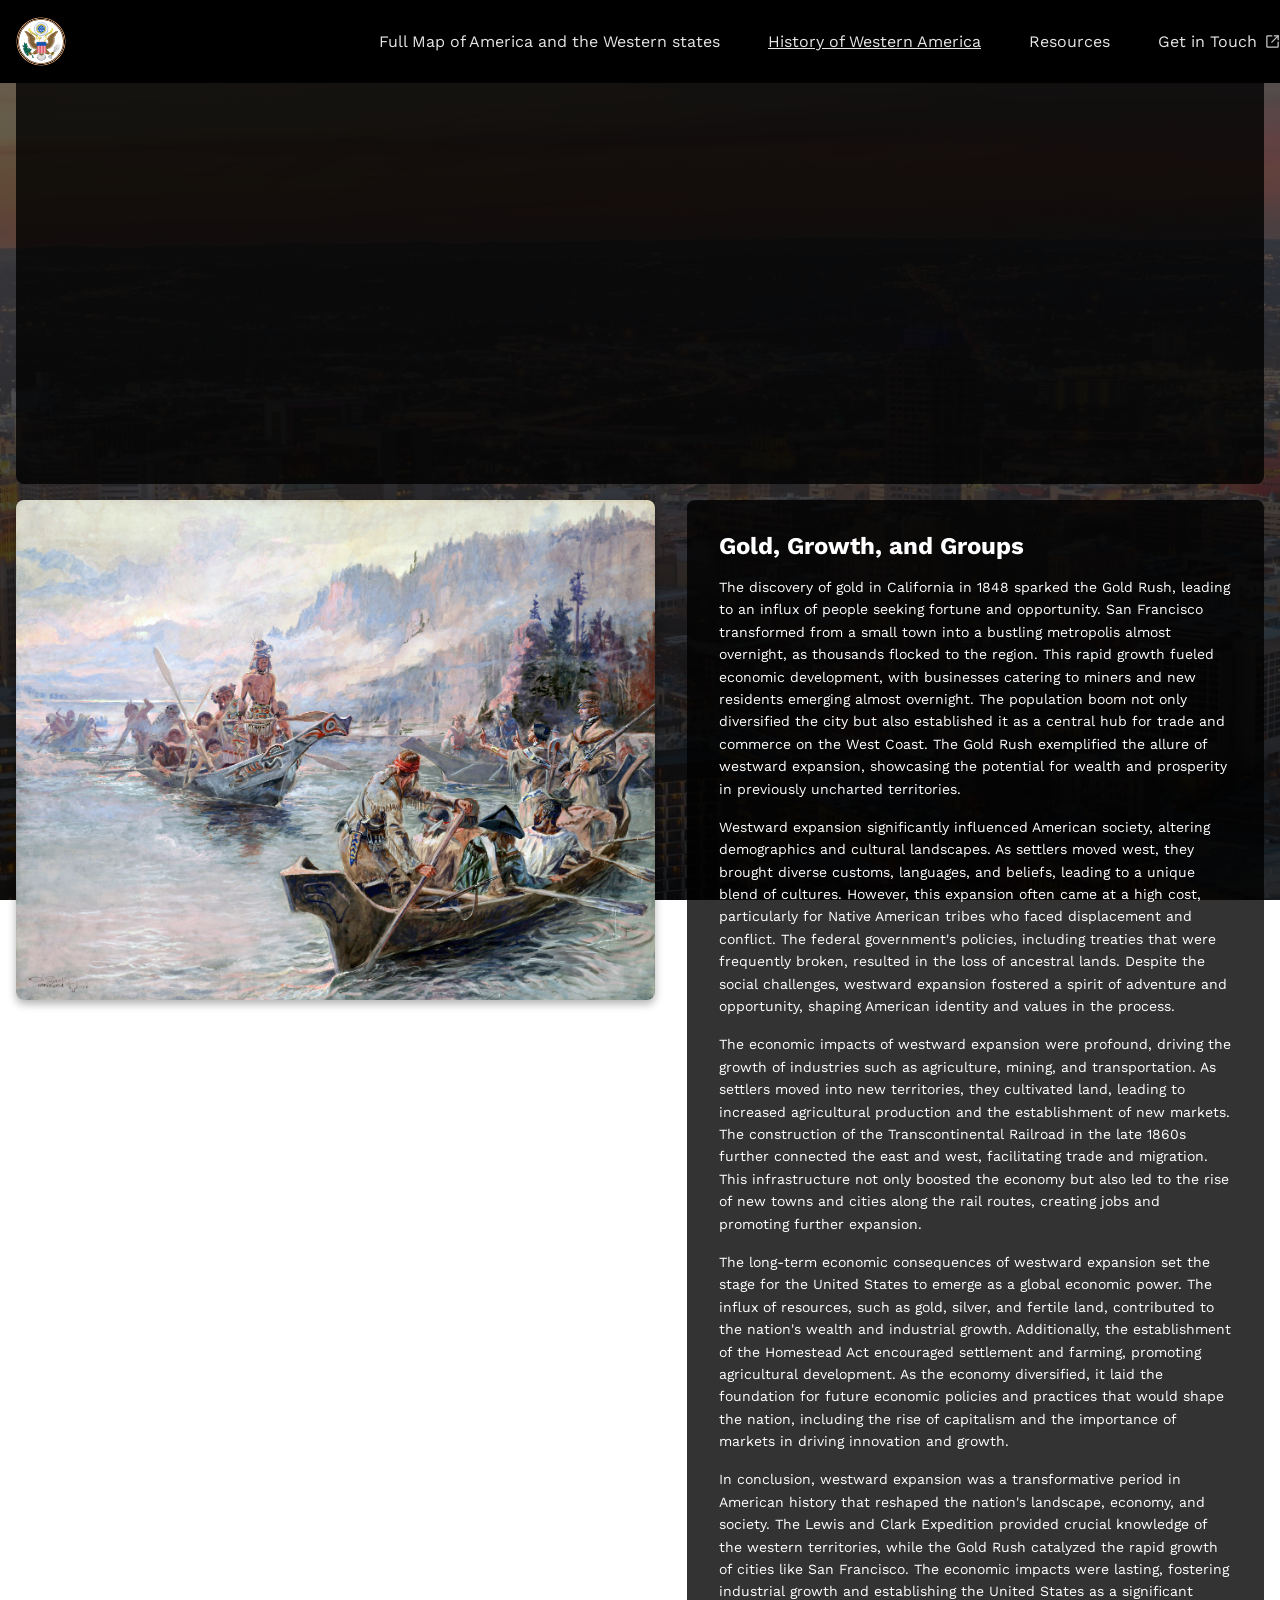
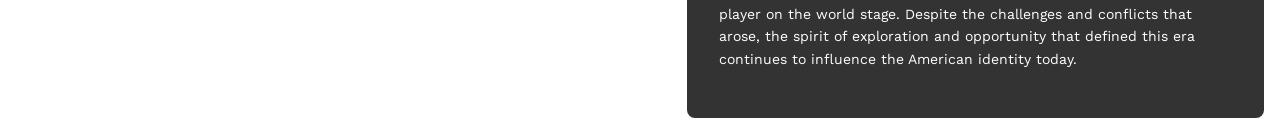
<file: history.html>
<!DOCTYPE html>
<html lang="en">
<head>
    <meta charset="UTF-8">
    <meta name="viewport" content="width=device-width, initial-scale=1.0">
    <title>History of Western America</title>
    <link href="https://fonts.googleapis.com/css2?family=Work+Sans:ital,wght@0,500;1,500&display=swap" rel="stylesheet">
    <link href="index.css" type="text/css" rel="stylesheet">
</head>
<body>
    <nav class="navigation-bar">
      <div id="navigation-container">
        <img class="logo" src="Great_Seal_of_the_United_States_(obverse).svg" alt="Great Seal of the United States">
        <ul>
          <li><a href="index.html">Full Map of America and the Western states</a></li>
          <li class="active"><a href="#top">History of Western America</a></li>
          <li><a href="resources.html">Resources</a></li>
          <li><a href="mailto:5183966@dallasisd.org" class="get-in-touch">
            Get in Touch
            <svg fill="#000000" width="24" height="24" viewBox="0 0 24 24" class="icon flat-line">
              <polyline points="15 3 21 3 21 9" style="fill: none; stroke: rgb(225, 225, 225); stroke-linecap: round; stroke-linejoin: round; stroke-width: 2;"></polyline>
              <line x1="11" y1="13" x2="21" y2="3" style="fill: none; stroke: rgb(225, 225, 225); stroke-linecap: round; stroke-linejoin: round; stroke-width: 2;"></line>
              <path d="M21,13v7a1,1,0,0,1-1,1H4a1,1,0,0,1-1-1V4A1,1,0,0,1,4,3h7" style="fill: none; stroke: rgb(225, 225, 225); stroke-linecap: round; stroke-linejoin: round; stroke-width: 2;"></path>
            </svg>
          </a></li>
        </ul>
      </div>
    </nav>

    <main>
      <section class="video">
        <iframe src="https://www.youtube.com/embed/VVkSO9tJ5L0" title="San Francisco growth during the Gold Rush" allowfullscreen></iframe>
      </section>

      <div class="history-content">
        <img src="Lewis_and_clark-expedition.jpg" alt="Lewis and Clark Expedition" class="history-image">
        <article class="history-info">
          <h1>Gold, Growth, and Groups</h1>
        <p>
          The discovery of gold in California in 1848 sparked the Gold Rush, leading to an influx of people seeking fortune and opportunity. San Francisco transformed from a small town into a bustling metropolis almost overnight, as thousands flocked to the region. This rapid growth fueled economic development, with businesses catering to miners and new residents emerging almost overnight. The population boom not only diversified the city but also established it as a central hub for trade and commerce on the West Coast. The Gold Rush exemplified the allure of westward expansion, showcasing the potential for wealth and prosperity in previously uncharted territories.
        </p>
        <p>
          Westward expansion significantly influenced American society, altering demographics and cultural landscapes. As settlers moved west, they brought diverse customs, languages, and beliefs, leading to a unique blend of cultures. However, this expansion often came at a high cost, particularly for Native American tribes who faced displacement and conflict. The federal government's policies, including treaties that were frequently broken, resulted in the loss of ancestral lands. Despite the social challenges, westward expansion fostered a spirit of adventure and opportunity, shaping American identity and values in the process.
        </p>
        <p>
          The economic impacts of westward expansion were profound, driving the growth of industries such as agriculture, mining, and transportation. As settlers moved into new territories, they cultivated land, leading to increased agricultural production and the establishment of new markets. The construction of the Transcontinental Railroad in the late 1860s further connected the east and west, facilitating trade and migration. This infrastructure not only boosted the economy but also led to the rise of new towns and cities along the rail routes, creating jobs and promoting further expansion.
        </p>
        <p>
          The long-term economic consequences of westward expansion set the stage for the United States to emerge as a global economic power. The influx of resources, such as gold, silver, and fertile land, contributed to the nation's wealth and industrial growth. Additionally, the establishment of the Homestead Act encouraged settlement and farming, promoting agricultural development. As the economy diversified, it laid the foundation for future economic policies and practices that would shape the nation, including the rise of capitalism and the importance of markets in driving innovation and growth.
        </p>
        <p>
          In conclusion, westward expansion was a transformative period in American history that reshaped the nation's landscape, economy, and society. The Lewis and Clark Expedition provided crucial knowledge of the western territories, while the Gold Rush catalyzed the rapid growth of cities like San Francisco. The economic impacts were lasting, fostering industrial growth and establishing the United States as a significant player on the world stage. Despite the challenges and conflicts that arose, the spirit of exploration and opportunity that defined this era continues to influence the American identity today.
        </p>
      </article>
      </div>
    </main>
</body>
</html>
</file>
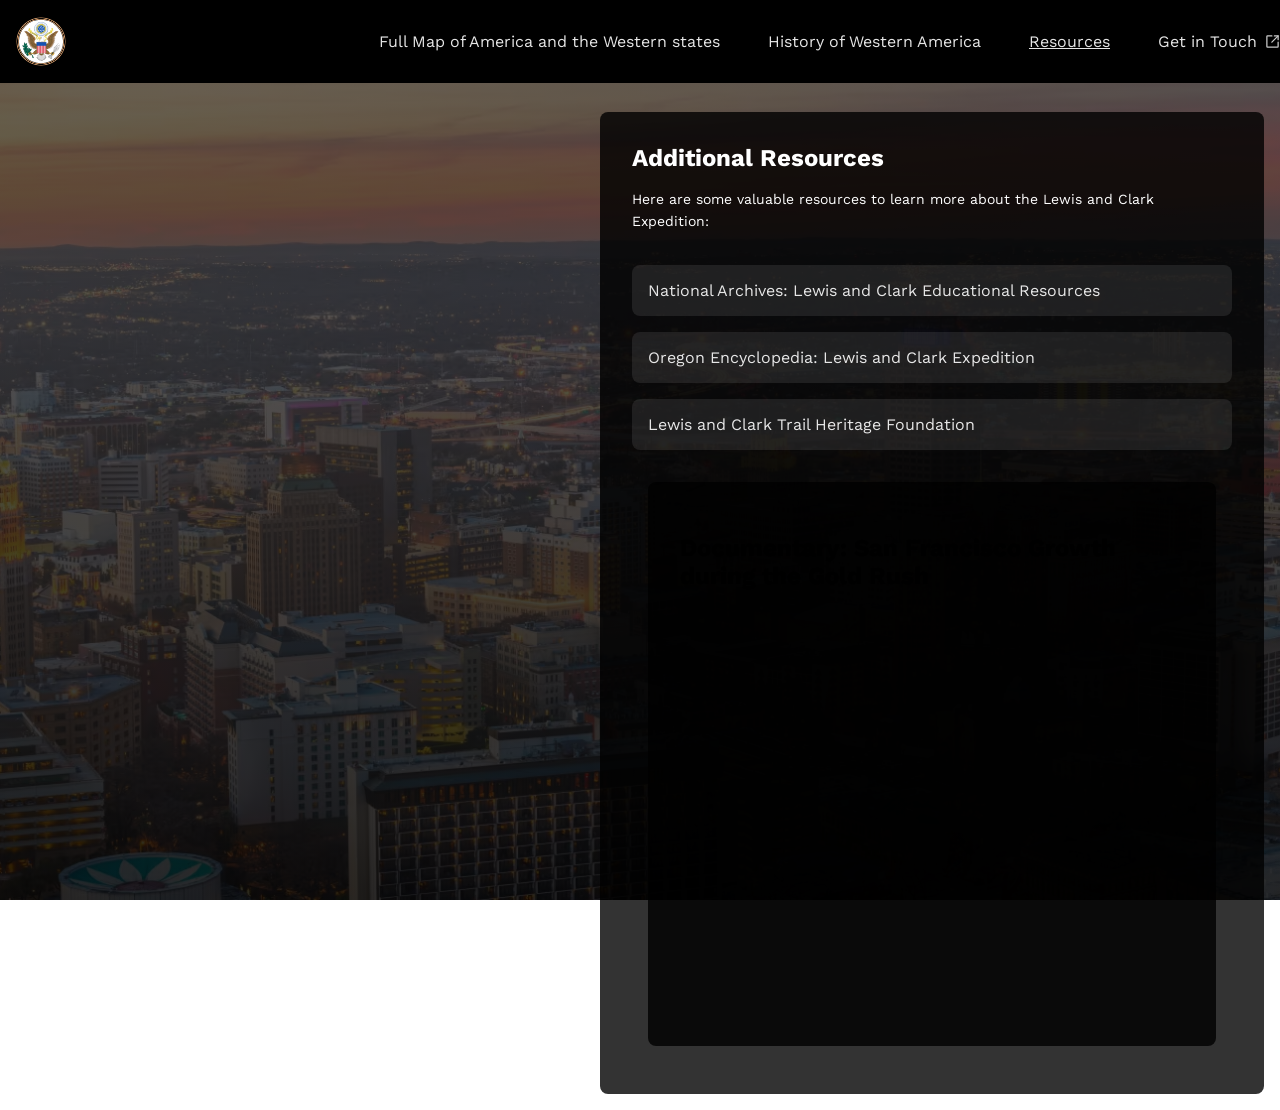
<file: resources.html>
<!DOCTYPE html>
<html lang="en">
<head>
    <meta charset="UTF-8">
    <meta name="viewport" content="width=device-width, initial-scale=1.0">
    <title>Lewis and Clark Resources</title>
    <link href="https://fonts.googleapis.com/css2?family=Work+Sans:ital,wght@0,500;1,500&display=swap" rel="stylesheet">
    <link href="index.css" type="text/css" rel="stylesheet">
</head>
<body>
    <nav class="navigation-bar">
      <div id="navigation-container">
        <img class="logo" src="Great_Seal_of_the_United_States_(obverse).svg" alt="Great Seal of the United States">
        <ul>
          <li><a href="index.html">Full Map of America and the Western states</a></li>
          <li><a href="history.html">History of Western America</a></li>
          <li class="active"><a href="#top">Resources</a></li>
          <li><a href="mailto:5183966@dallasisd.org" class="get-in-touch">
            Get in Touch
            <svg fill="#000000" width="24" height="24" viewBox="0 0 24 24" class="icon flat-line">
              <polyline points="15 3 21 3 21 9" style="fill: none; stroke: rgb(225, 225, 225); stroke-linecap: round; stroke-linejoin: round; stroke-width: 2;"></polyline>
              <line x1="11" y1="13" x2="21" y2="3" style="fill: none; stroke: rgb(225, 225, 225); stroke-linecap: round; stroke-linejoin: round; stroke-width: 2;"></line>
              <path d="M21,13v7a1,1,0,0,1-1,1H4a1,1,0,0,1-1-1V4A1,1,0,0,1,4,3h7" style="fill: none; stroke: rgb(225, 225, 225); stroke-linecap: round; stroke-linejoin: round; stroke-width: 2;"></path>
            </svg>
          </a></li>
        </ul>
      </div>
    </nav>

    <main>
      <article class="project-info">
        <h1>Additional Resources</h1>
        <p>Here are some valuable resources to learn more about the Lewis and Clark Expedition:</p>
        
        <div class="resource-links">
          <a href="https://www.archives.gov/education/lessons/lewis-clark" target="_blank" rel="noopener noreferrer">
            National Archives: Lewis and Clark Educational Resources
          </a>
          
          <a href="https://www.oregonencyclopedia.org/articles/lewis_and_clark_expedition/" target="_blank" rel="noopener noreferrer">
            Oregon Encyclopedia: Lewis and Clark Expedition
          </a>
          
          <a href="https://lewis-clark.org/" target="_blank" rel="noopener noreferrer">
            Lewis and Clark Trail Heritage Foundation
          </a>
        </div>

        <section class="video">
          <h2>Documentary: San Francisco Growth during the Gold Rush</h2>
          <iframe src="https://www.youtube.com/embed/VVkSO9tJ5L0" title="San Francisco growth during the Gold Rush" allowfullscreen></iframe>
        </section>
      </article>
    </main>
</body>
</html>
</file>
<file: index.css>
body {
    margin: 0;
    padding: 0;
    font-family: "Work Sans", sans-serif;
    background: linear-gradient(rgba(64, 64, 64, 0.762), rgba(0, 0, 0, 0.827)), url('image.png');
    background-size: cover;
    background-position: center;
    background-attachment: fixed;
    min-height: 100vh;
}

.logo {
    width: clamp(30px, 5vw, 50px);
    height: auto;
}

/* Navigation Bar Styling */
.navigation-bar {
    background-color: #000000;
    padding: 1rem;
    position: fixed;
    width: 100%;
    top: 0;
    z-index: 1000;
}

#navigation-container {
    max-width: 1400px;
    margin: 0 auto;
    display: flex;
    justify-content: space-between;
    align-items: center;
    flex-wrap: wrap;
    gap: 1rem;
}

ul {
    display: flex;
    flex-wrap: wrap;
    list-style-type: none;
    margin: 0;
    padding: 0;
    gap: 1rem;
}

li {
    padding: 0.5rem;
}

a {
    text-decoration: none;
    color: #fff;
    font-size: clamp(14px, 1.5vw, 16px);
    padding: 0.5rem;
    opacity: 0.9;
    transition: all 0.3s ease;
    display: flex;
    align-items: center;
    gap: 0.5rem;
}

h1 {
    color: #fff;
    font-size: clamp(16px, 2vw, 24px);
    margin: 0 0 1rem;
}

p {
    color: #fff;
    font-size: clamp(12px, 1.2vw, 14px);
    line-height: 1.6;
    margin: 0 0 1rem;
}

a:hover {
    opacity: 1;
    font-weight: bold;
    transform: translateY(-2px);
}

.get-in-touch svg {
    width: 15px;
    height: 15px;
}

.navigation-bar ul li.active a {
    color: #ffffff;
    text-decoration: underline;
}

.project-info {
    background-color: rgba(0, 0, 0, 0.8);
    padding: 2rem;
    margin: 7rem 1rem 1rem;
    border-radius: 8px;
    max-width: 600px;
    margin-left: auto;
}

.interactive-map {
    position: relative;
    padding: 1rem;
    margin-top: calc(3rem + -425px);
    margin-left:calc(3rem + -75px);
}

.map-container {
    max-width: 100%;
    overflow: hidden;
}

.map {
    width: 100%;
    height: auto;
    max-width: 1200px;
    margin: 0 auto;
    display: block;
}

.history-content {
    display: flex;
    align-items: flex-start;
    gap: 2rem;
    margin: 1rem;
}

.history-image {
    max-width: auto;
    height: 500px;
    border-radius: 8px;
    box-shadow: 0 4px 8px rgba(0, 0, 0, 0.3);
}

.history-info {
    background-color: rgba(0, 0, 0, 0.8);
    padding: 2rem;
    border-radius: 8px;
    max-width: 800px;
    flex: 1;
}

/* Map region hover effects */
path[style*="fill:#e5ff80"] {
    transition: fill 0.3s ease;
}

path[style*="fill:#e5ff80"]:hover {
    fill: #f0ff99 !important;
    filter: brightness(1.2);
}

path[style*="fill:#ffaaee"] {
    transition: fill 0.3s ease;
}

path[style*="fill:#ffaaee"]:hover {
    fill: #ffccf5 !important;
    filter: brightness(1.2);
}

path[style*="fill:#c6e9af"] {
    transition: fill 0.3s ease;
}

path[style*="fill:#c6e9af"]:hover {
    fill:#c6e9af!important;
    filter: brightness(1.2);
}

@media (max-width: 768px) {
    .history-content {
        flex-direction: column;
    }
    
    .history-image {
        max-width: 100%;
    }
}

.video {
    background-color: rgba(0, 0, 0, 0.8);
    padding: 2rem;
    margin: 1rem;
    border-radius: 8px;
}

.video iframe {
    width: 100%;
    max-width: 450px;
    height: 400px;
    border: none;
}

.resource-links {
    display: flex;
    flex-direction: column;
    gap: 1rem;
    margin: 2rem 0;
}

.resource-links a {
    background: rgba(255, 255, 255, 0.1);
    padding: 1rem;
    border-radius: 8px;
    transition: all 0.3s ease;
    text-align: left;
}

.resource-links a:hover {
    background: rgba(255, 255, 255, 0.2);
    transform: translateX(10px);
}

@media (max-width: 768px) {
    #navigation-container {
        flex-direction: column;
        text-align: center;
    }

    ul {
        flex-direction: column;
        align-items: center;
    }

    li:last-child {
        margin: 0;
    }

    .project-info {
        margin: 5rem 1rem 1rem;
    }

    .video iframe {
        height: 300px;
    }
}
</file>
